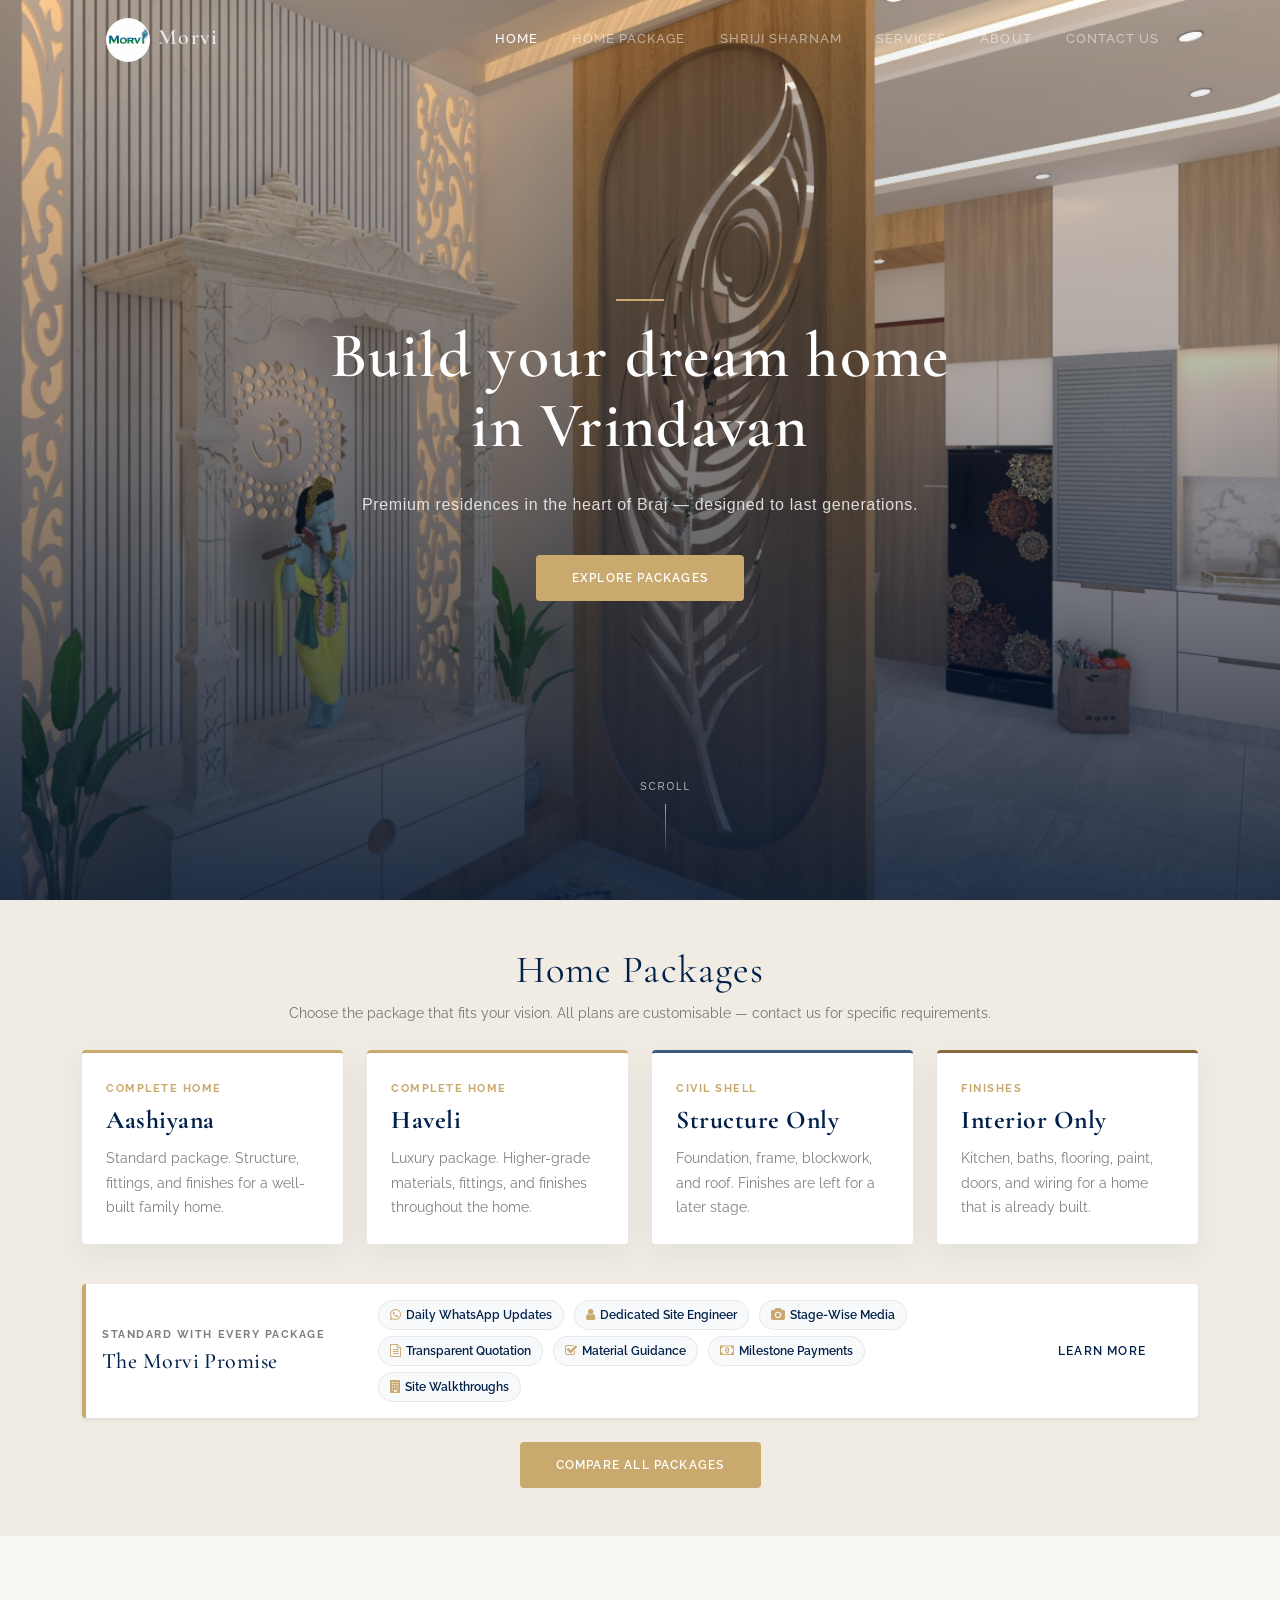
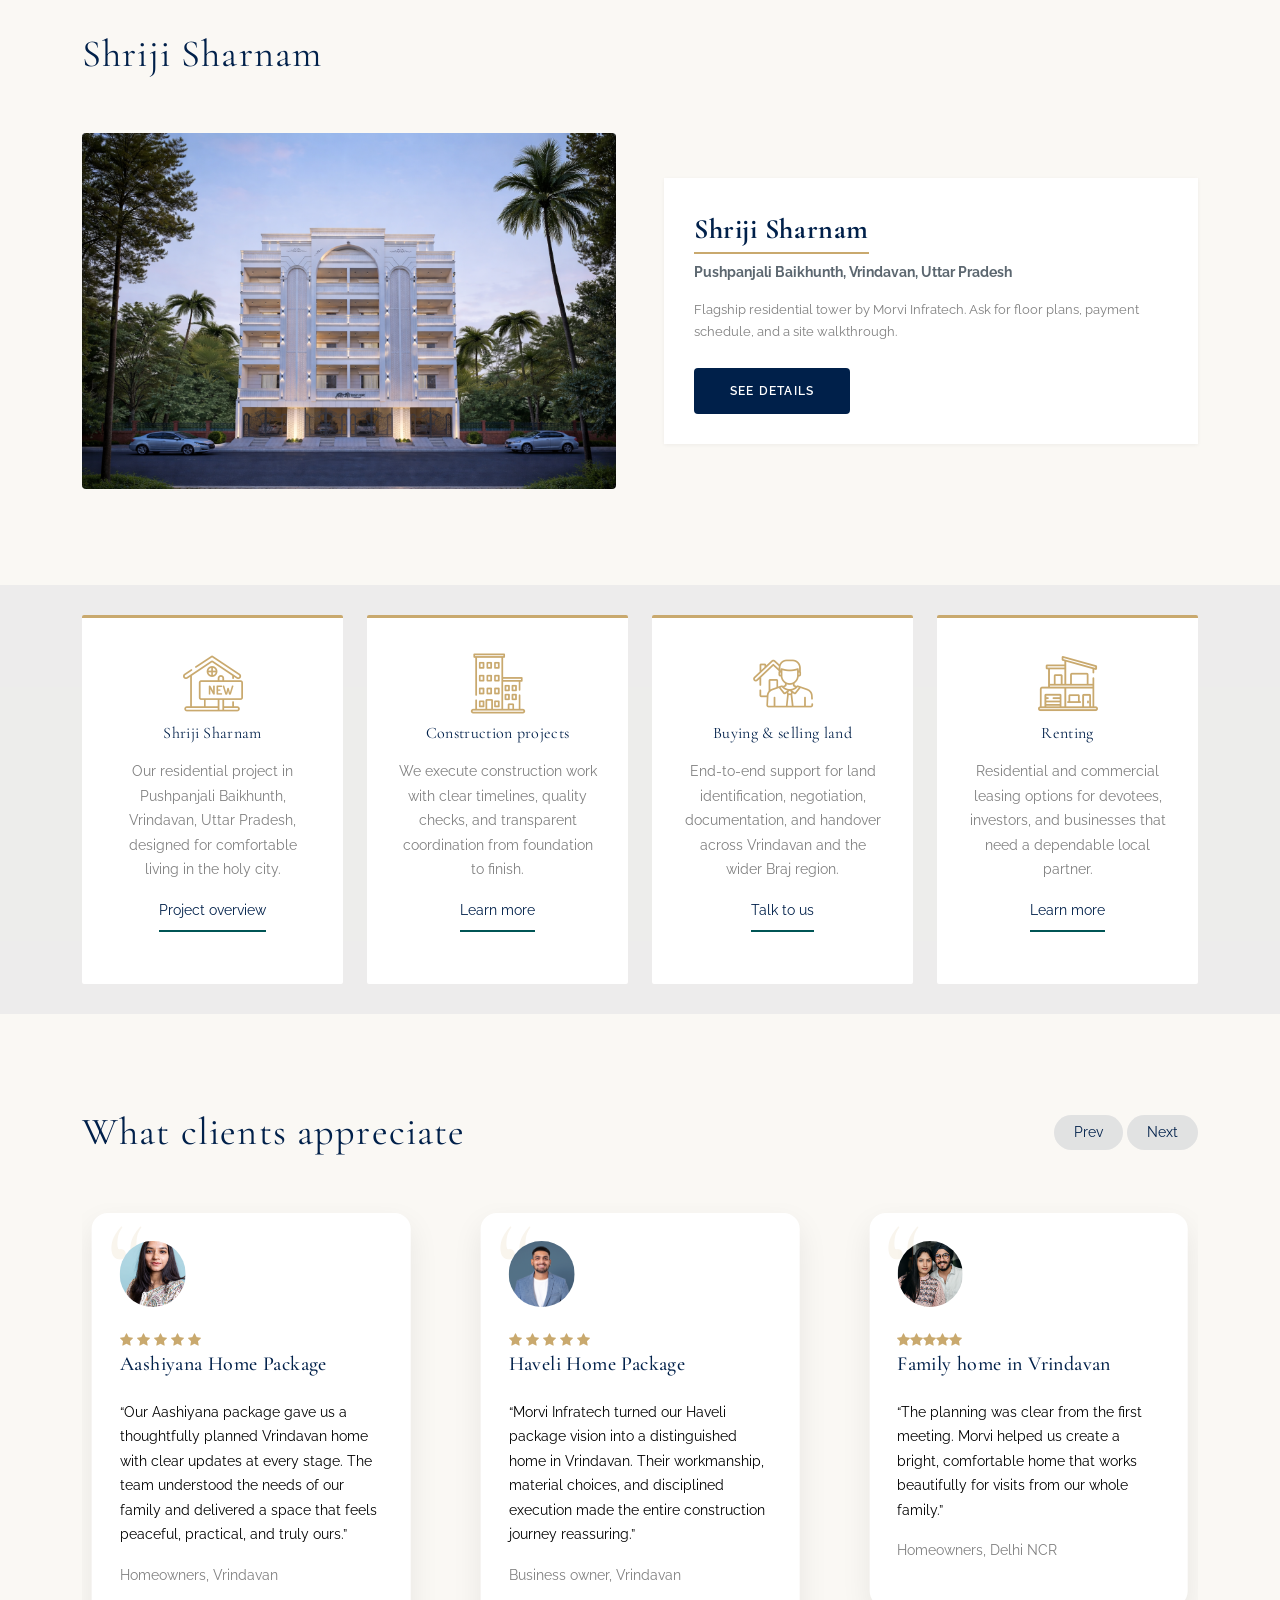
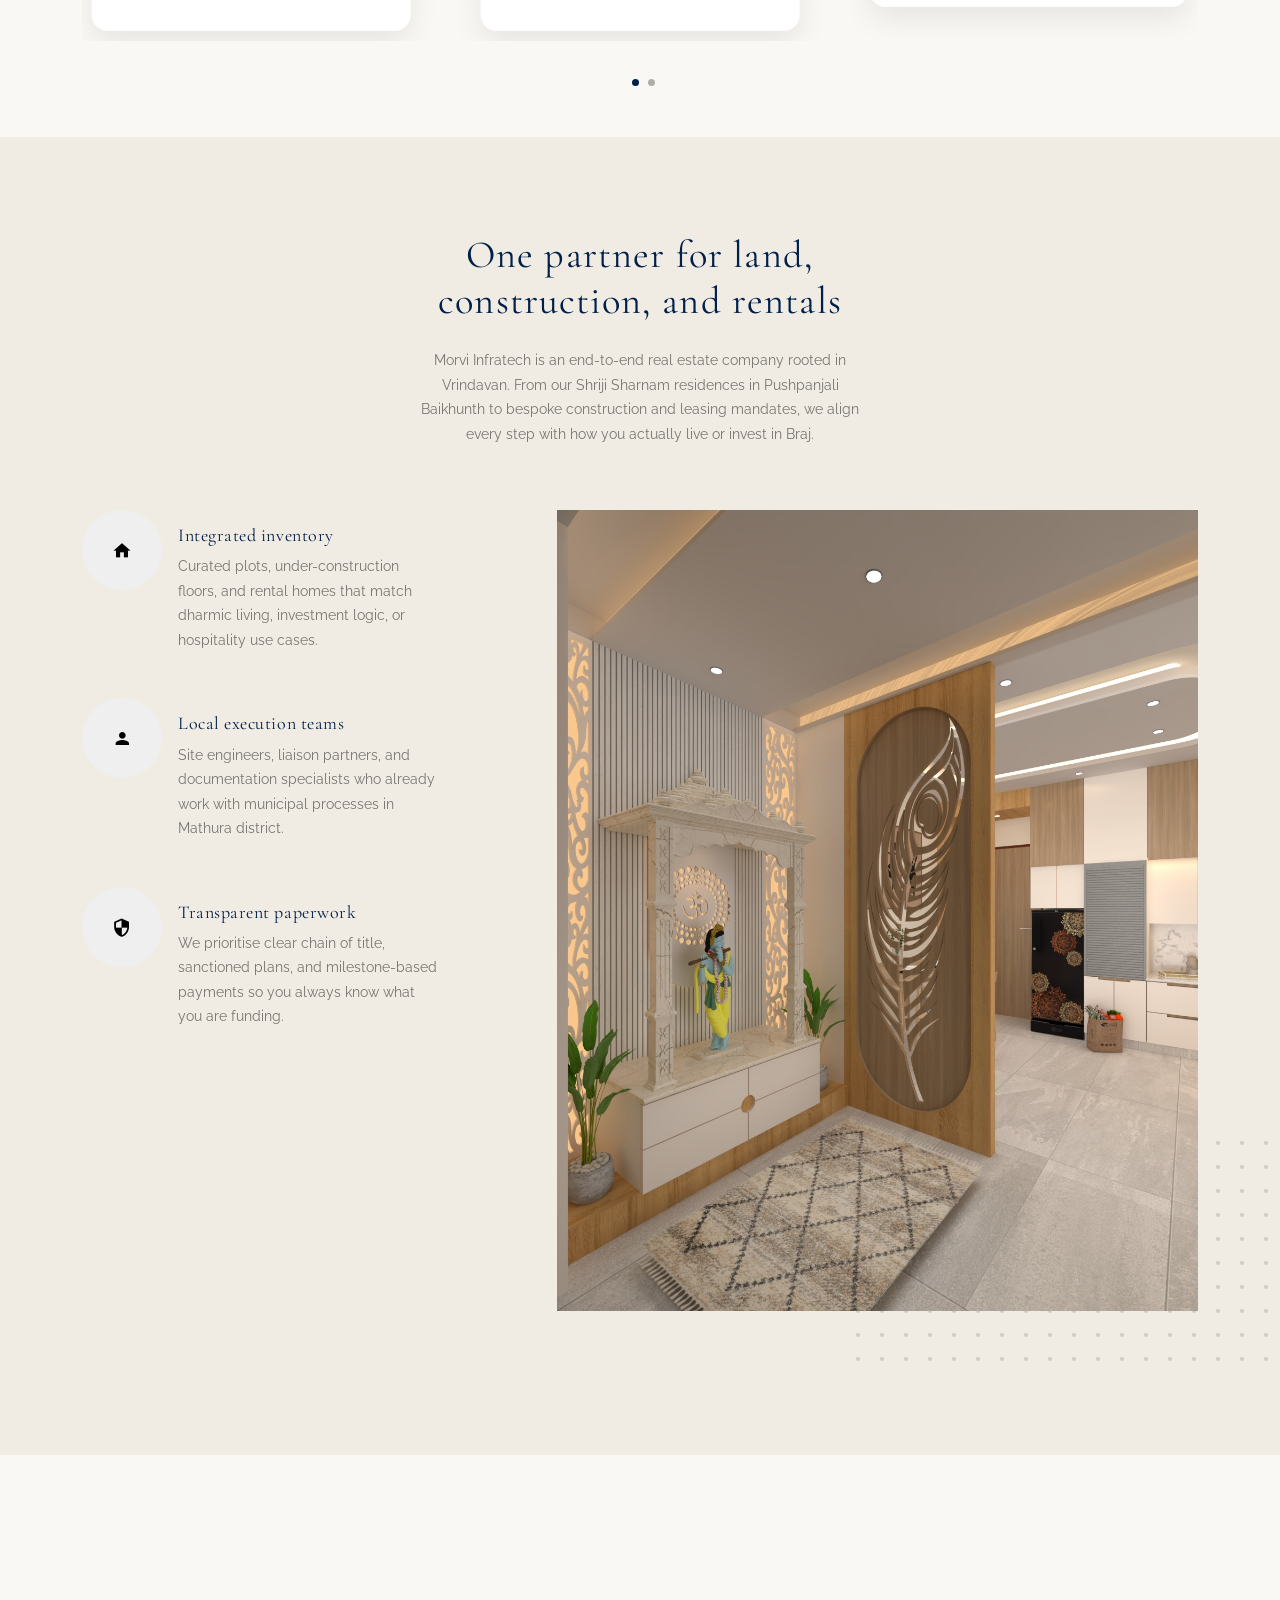
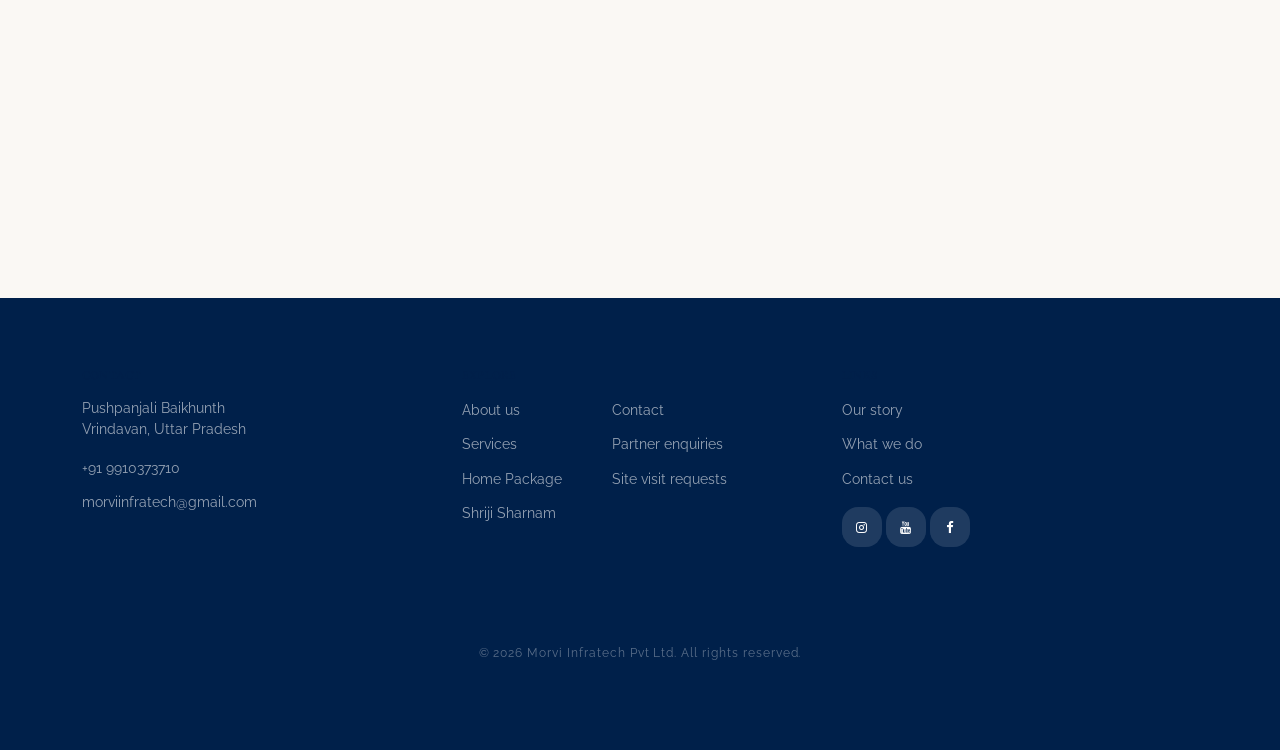
<file: index.html>
<!DOCTYPE html>
<html lang="en">
  <head>
    <meta charset="utf-8" />
    <meta name="viewport" content="width=device-width, initial-scale=1" />
    <meta name="author" content="Untree.co" />
    <link id="site-favicon" rel="icon" type="image/jpeg" href="images/logo_correct.jpeg" />
    <script>
      (() => {
        const logo = new Image();
        logo.src = "images/logo_correct.jpeg";
        logo.onload = () => {
          const canvas = document.createElement("canvas");
          canvas.width = canvas.height = 128;
          const context = canvas.getContext("2d");
          context.beginPath();
          context.arc(64, 64, 62, 0, Math.PI * 2);
          context.clip();
          context.drawImage(logo, 0, 0, 128, 128);
          const icon = document.getElementById("site-favicon");
          icon.href = canvas.toDataURL("image/png");
          icon.type = "image/png";
        };
      })();
    </script>

    <meta
      name="description"
      content="Morvi Infratech is an end-to-end real estate company in Vrindavan, developing Shriji Sharnam at Pushpanjali Baikhunth, with construction, land buy and sell, and rental services."
    />
    <meta
      name="keywords"
      content="Morvi Infratech, Vrindavan real estate, Shriji Sharnam, Pushpanjali Baikhunth, land for sale, construction, rentals"
    />

    <link rel="canonical" href="https://www.morviinfratech.in/" />
    <link rel="preconnect" href="https://fonts.googleapis.com" />
    <link rel="preconnect" href="https://fonts.gstatic.com" crossorigin />
    <link
      href="https://fonts.googleapis.com/css2?family=Cormorant+Garamond:ital,wght@0,300;0,400;0,600;1,400&family=Raleway:wght@300;400;500;600;700&display=swap"
      rel="stylesheet"
    />

    <link rel="stylesheet" href="fonts/icomoon/style.css" />
    <link rel="stylesheet" href="fonts/flaticon/font/flaticon.css" />

    <link rel="stylesheet" href="css/tiny-slider.css" />
    <link rel="stylesheet" href="css/aos.css" />
    <link rel="stylesheet" href="css/style.css" />

    <title>Morvi</title>
  </head>
  <body>
    <div class="site-mobile-menu site-navbar-target">
      <div class="site-mobile-menu-header">
        <div class="site-mobile-menu-close">
          <span class="icofont-close js-menu-toggle"></span>
        </div>
      </div>
      <div class="site-mobile-menu-body"></div>
    </div>

    <nav class="site-nav">
      <div class="container">
        <div class="menu-bg-wrap">
          <div class="site-navigation">
            <a href="/" class="logo m-0 float-start">
              <img src="images/logo_correct.jpeg" alt="Morvi Infratech" style="height:44px;width:44px;border-radius:50%;object-fit:cover;vertical-align:middle;margin-right:8px;" />Morvi
            </a>

            <ul
              class="js-clone-nav d-none d-lg-inline-block text-start site-menu float-end"
            >
              <li class="active"><a href="/">Home</a></li>
              <li><a href="/packages">Home Package</a></li>
              <li><a href="/shriji-sharnam">Shriji Sharnam</a></li>
              <li><a href="/services">Services</a></li>
              <li><a href="/about">About</a></li>
              <li><a href="/contact">Contact Us</a></li>
            </ul>

            <a
              href="#"
              class="burger light me-auto float-end mt-1 site-menu-toggle js-menu-toggle d-inline-block d-lg-none"
              data-toggle="collapse"
              data-target="#main-navbar"
            >
              <span></span>
            </a>
          </div>
        </div>
      </div>
    </nav>

    <div class="hero">
      <div class="hero-slide">
        <div
          class="img overlay"
          style="background-image: url('images/hero_bg_3.jpg')"
        ></div>
        <div
          class="img overlay"
          style="background-image: url('images/hero_bg_2.jpg')"
        ></div>
        <div
          class="img overlay"
          style="background-image: url('images/hero_bg_1.jpg')"
        ></div>
      </div>

      <div class="container">
        <div class="row justify-content-center align-items-center">
          <div class="col-lg-9 text-center">
            <h1 class="heading" data-aos="fade-up">
              Build your dream home<br>in Vrindavan
            </h1>
            <p class="hero-sub" data-aos="fade-up" data-aos-delay="150">
              Premium residences in the heart of Braj — designed to last generations.
            </p>
            <a href="/packages" class="btn btn-gold mt-2" data-aos="fade-up" data-aos-delay="300">
              Explore packages
            </a>
          </div>
        </div>
      </div>
      <div class="scroll-cue" data-aos="fade-up" data-aos-delay="600">
        <span class="scroll-cue__label">Scroll</span>
        <span class="scroll-cue__line"></span>
      </div>
    </div>

    <!-- Home Packages Section -->
    <div class="section bg-light py-5">
      <div class="container">
        <div class="row mb-4">
          <div class="col-lg-8 mx-auto text-center package-intro">
            <h2 class="font-weight-bold text-primary heading">Home Packages</h2>
            <p class="text-black-50 mb-0">
              Choose the package that fits your vision. All plans are customisable —
              contact us for specific requirements.
            </p>
          </div>
        </div>
        <div class="row">
          <div class="col-6 col-lg-3 mb-4" data-aos="fade-up">
            <a href="/packages" class="text-decoration-none">
              <div class="package-card h-100">
                <span class="eyebrow">Complete home</span>
                <h3>Aashiyana</h3>
                <p class="text-black-50 mb-0">
                  Standard package. Structure, fittings, and finishes for a
                  well-built family home.
                </p>
              </div>
            </a>
          </div>
          <div class="col-6 col-lg-3 mb-4" data-aos="fade-up" data-aos-delay="100">
            <a href="/packages" class="text-decoration-none">
              <div class="package-card haveli h-100">
                <span class="eyebrow">Complete home</span>
                <h3>Haveli</h3>
                <p class="text-black-50 mb-0">
                  Luxury package. Higher-grade materials, fittings, and finishes
                  throughout the home.
                </p>
              </div>
            </a>
          </div>
          <div class="col-6 col-lg-3 mb-4" data-aos="fade-up" data-aos-delay="200">
            <a href="/packages" class="text-decoration-none">
              <div class="package-card structure h-100">
                <span class="eyebrow">Civil shell</span>
                <h3>Structure Only</h3>
                <p class="text-black-50 mb-0">
                  Foundation, frame, blockwork, and roof. Finishes are left for a
                  later stage.
                </p>
              </div>
            </a>
          </div>
          <div class="col-6 col-lg-3 mb-4" data-aos="fade-up" data-aos-delay="300">
            <a href="/packages" class="text-decoration-none">
              <div class="package-card interior h-100">
                <span class="eyebrow">Finishes</span>
                <h3>Interior Only</h3>
                <p class="text-black-50 mb-0">
                  Kitchen, baths, flooring, paint, doors, and wiring for a home
                  that is already built.
                </p>
              </div>
            </a>
          </div>
        </div>
        <!-- The Morvi Promise Ribbon -->
        <div class="row mt-3 mb-3" data-aos="fade-up" data-aos-delay="350">
          <div class="col-12">
            <div class="promise-ribbon p-3 p-lg-3 rounded bg-white shadow-sm">
              <div class="row align-items-center">
                <div class="col-lg-3 mb-2 mb-lg-0">
                  <span class="eyebrow d-block mb-1">Standard with every package</span>
                  <h4 class="mb-0 text-primary font-weight-bold" style="font-family: 'Cormorant Garamond', Georgia, serif; font-size: 22px;">The Morvi Promise</h4>
                </div>
                <div class="col-lg-7 mb-2 mb-lg-0">
                  <div class="promise-pills">
                    <span class="promise-pill"><span class="icon-whatsapp"></span> Daily WhatsApp Updates</span>
                    <span class="promise-pill"><span class="icon-user"></span> Dedicated Site Engineer</span>
                    <span class="promise-pill"><span class="icon-camera"></span> Stage-Wise Media</span>
                    <span class="promise-pill"><span class="icon-file-text-o"></span> Transparent Quotation</span>
                    <span class="promise-pill"><span class="icon-check-square-o"></span> Material Guidance</span>
                    <span class="promise-pill"><span class="icon-money"></span> Milestone Payments</span>
                    <span class="promise-pill"><span class="icon-building"></span> Site Walkthroughs</span>
                  </div>
                </div>
                <div class="col-lg-2 text-lg-end">
                  <a href="/packages" class="btn btn-outline-primary btn-sm py-2 px-3">Learn more</a>
                </div>
              </div>
            </div>
          </div>
        </div>
        <div class="row">
          <div class="col text-center mt-2">
            <a href="/packages" class="btn btn-gold py-2 px-4">Compare all packages</a>
          </div>
        </div>
      </div>
    </div>
    <!-- /Home Packages Section -->

    <div class="section">
      <div class="container">
        <div class="row mb-5 align-items-center">
          <div class="col-lg-6">
            <h2 class="font-weight-bold text-primary heading">
              Shriji Sharnam
            </h2>
          </div>
          <div class="col-lg-6 text-lg-end">
            <!--
            <p>
              <a
                href="/shriji-sharnam"
                class="btn btn-primary text-white py-3 px-4"
                >Project details</a
              >
            </p>
            -->
          </div>
        </div>
        <div class="row">
          <div class="col-12">
            <div class="property-item property-item-horizontal mb-0">
              <div class="row align-items-center gx-lg-5">
                <div class="col-lg-6 mb-4 mb-lg-0">
                  <a
                    href="/shriji-sharnam"
                    class="img d-block rounded overflow-hidden"
                  >
                    <img
                      src="images/hero_bg_1.jpg"
                      alt="Shriji Sharnam, Morvi Infratech"
                      class="img-fluid w-100"
                    />
                  </a>
                </div>
                <div class="col-lg-6">
                  <div class="property-content">
                    <div class="price mb-2"><span>Shriji Sharnam</span></div>
                    <div>
                      <!-- <span class="d-block mb-1 text-black fw-semibold"
                        >Shriji Sharnam</span
                      > -->
                      <span class="city d-block mb-3"
                        >Pushpanjali Baikhunth, Vrindavan, Uttar Pradesh</span
                      >

                      <p class="text-black-50 mb-4">
                        Flagship residential tower by Morvi Infratech. Ask for
                        floor plans, payment schedule, and a site walkthrough.
                      </p>

                      <a
                        href="/shriji-sharnam"
                        class="btn btn-primary py-2 px-3"
                        >See details</a
                      >
                    </div>
                  </div>
                </div>
              </div>
            </div>
          </div>
        </div>
      </div>
    </div>

    <section class="features-1">
      <div class="container">
        <div class="row">
          <div class="col-6 col-lg-3" data-aos="fade-up" data-aos-delay="300">
            <div class="box-feature">
              <span class="flaticon-house"></span>
              <h3 class="mb-3">Shriji Sharnam</h3>
              <p>
                Our residential project in Pushpanjali Baikhunth, Vrindavan, Uttar Pradesh,
                designed for comfortable living in the holy city.
              </p>
              <p><a href="/shriji-sharnam" class="learn-more">Project overview</a></p>
            </div>
          </div>
          <div class="col-6 col-lg-3" data-aos="fade-up" data-aos-delay="500">
            <div class="box-feature">
              <span class="flaticon-building"></span>
              <h3 class="mb-3">Construction projects</h3>
              <p>
                We execute construction work with clear timelines, quality
                checks, and transparent coordination from foundation to finish.
              </p>
              <p><a href="/services" class="learn-more">Learn more</a></p>
            </div>
          </div>
          <div class="col-6 col-lg-3" data-aos="fade-up" data-aos-delay="400">
            <div class="box-feature">
              <span class="flaticon-house-3"></span>
              <h3 class="mb-3">Buying &amp; selling land</h3>
              <p>
                End-to-end support for land identification, negotiation,
                documentation, and handover across Vrindavan and the wider Braj
                region.
              </p>
              <p><a href="/contact" class="learn-more">Talk to us</a></p>
            </div>
          </div>
          <div class="col-6 col-lg-3" data-aos="fade-up" data-aos-delay="600">
            <div class="box-feature">
              <span class="flaticon-house-1"></span>
              <h3 class="mb-3">Renting</h3>
              <p>
                Residential and commercial leasing options for devotees,
                investors, and businesses that need a dependable local partner.
              </p>
              <p><a href="/contact" class="learn-more">Learn more</a></p>
            </div>
          </div>
        </div>
      </div>
    </section>

    <div class="section sec-testimonials">
      <div class="container">
        <div class="row mb-5 align-items-center">
          <div class="col-md-6">
            <h2 class="font-weight-bold heading text-primary mb-4 mb-md-0">
              What clients appreciate
            </h2>
          </div>
          <div class="col-md-6 text-md-end">
            <div id="testimonial-nav">
              <span class="prev" data-controls="prev">Prev</span>

              <span class="next" data-controls="next">Next</span>
            </div>
          </div>
        </div>

        <div class="row">
          <div class="col-lg-4"></div>
        </div>
        <div class="testimonial-slider-wrap">
          <div class="testimonial-slider">
            <div class="item">
              <div class="testimonial">
                <img
                  src="images/devotee-family.jpg"
                  alt="Aashiyana package homeowners in Vrindavan"
                  class="img-fluid rounded-circle w-25 mb-4 testimonial-avatar"
                />
                <div class="rate">
                  <span class="icon-star text-warning"></span>
                  <span class="icon-star text-warning"></span>
                  <span class="icon-star text-warning"></span>
                  <span class="icon-star text-warning"></span>
                  <span class="icon-star text-warning"></span>
                </div>
                <h3 class="h5 text-primary mb-4">Aashiyana Home Package</h3>
                <blockquote>
                  <p>
                    &ldquo;Our Aashiyana package gave us a thoughtfully planned
                    Vrindavan home with clear updates at every stage. The team
                    understood the needs of our family and delivered a space
                    that feels peaceful, practical, and truly ours.&rdquo;
                  </p>
                </blockquote>
                <p class="text-black-50">Homeowners, Vrindavan</p>
              </div>
            </div>

            <div class="item">
              <div class="testimonial">
                <img
                  src="images/cheerful-indian-businessman-smiling-closeup-portrait-jobs-career-campaign.jpg"
                  alt="Haveli package homeowner"
                  class="img-fluid rounded-circle w-25 mb-4 testimonial-avatar"
                />
                <div class="rate">
                  <span class="icon-star text-warning"></span>
                  <span class="icon-star text-warning"></span>
                  <span class="icon-star text-warning"></span>
                  <span class="icon-star text-warning"></span>
                  <span class="icon-star text-warning"></span>
                </div>
                <h3 class="h5 text-primary mb-4">Haveli Home Package</h3>
                <blockquote>
                  <p>
                    &ldquo;Morvi Infratech turned our Haveli package vision into a
                    distinguished home in Vrindavan. Their workmanship, material
                    choices, and disciplined execution made the entire
                    construction journey reassuring.&rdquo;
                  </p>
                </blockquote>
                <p class="text-black-50">Business owner, Vrindavan</p>
              </div>
            </div>

            <div class="item"><div class="testimonial">
              <img src="images/testimonial-sikh-couple.jpg" alt="Happy homebuyers" class="img-fluid rounded-circle w-25 mb-4 testimonial-avatar" />
              <div class="rate"><span class="icon-star text-warning"></span><span class="icon-star text-warning"></span><span class="icon-star text-warning"></span><span class="icon-star text-warning"></span><span class="icon-star text-warning"></span></div>
              <h3 class="h5 text-primary mb-4">Family home in Vrindavan</h3>
              <blockquote><p>&ldquo;The planning was clear from the first meeting. Morvi helped us create a bright, comfortable home that works beautifully for visits from our whole family.&rdquo;</p></blockquote>
              <p class="text-black-50">Homeowners, Delhi NCR</p>
            </div></div>

            <div class="item"><div class="testimonial">
              <img src="images/testimonial-south-asian-couple.jpg" alt="Happy homeowners" class="img-fluid rounded-circle w-25 mb-4 testimonial-avatar" />
              <div class="rate"><span class="icon-star text-warning"></span><span class="icon-star text-warning"></span><span class="icon-star text-warning"></span><span class="icon-star text-warning"></span><span class="icon-star text-warning"></span></div>
              <h3 class="h5 text-primary mb-4">A home built with care</h3>
              <blockquote><p>&ldquo;The team balanced our design preferences with practical construction advice. Weekly updates made building our Vrindavan home feel simple and transparent.&rdquo;</p></blockquote>
              <p class="text-black-50">Homeowners, Mathura</p>
            </div></div>

            <div class="item"><div class="testimonial">
              <img src="images/testimonial-indian-couple.jpg" alt="Indian couple who are homeowners" class="img-fluid rounded-circle w-25 mb-4 testimonial-avatar" />
              <div class="rate"><span class="icon-star text-warning"></span><span class="icon-star text-warning"></span><span class="icon-star text-warning"></span><span class="icon-star text-warning"></span><span class="icon-star text-warning"></span></div>
              <h3 class="h5 text-primary mb-4">Thoughtful construction support</h3>
              <blockquote><p>&ldquo;Every choice—from the layout to the finishes—was explained clearly. We appreciated the quality checks and the respectful way the site team worked.&rdquo;</p></blockquote>
              <p class="text-black-50">Homeowners, Agra</p>
            </div></div>

            <div class="item"><div class="testimonial">
              <img src="images/testimonial-traditional-couple.jpg" alt="Indian couple celebrating their new home" class="img-fluid rounded-circle w-25 mb-4 testimonial-avatar" />
              <div class="rate"><span class="icon-star text-warning"></span><span class="icon-star text-warning"></span><span class="icon-star text-warning"></span><span class="icon-star text-warning"></span><span class="icon-star text-warning"></span></div>
              <h3 class="h5 text-primary mb-4">A space that feels like home</h3>
              <blockquote><p>&ldquo;Morvi translated our ideas into a warm, elegant home in Vrindavan. The final handover was organised, on time, and exceeded our expectations.&rdquo;</p></blockquote>
              <p class="text-black-50">Homeowners, Uttar Pradesh</p>
            </div></div>

          </div>
        </div>
      </div>
    </div>

    <div class="section section-4 bg-light">
      <div class="container">
        <div class="row justify-content-center text-center mb-5">
          <div class="col-lg-5">
            <h2 class="font-weight-bold heading text-primary mb-4">
              One partner for land, construction, and rentals
            </h2>
            <p class="text-black-50">
              Morvi Infratech is an end-to-end real estate company rooted in
              Vrindavan. From our Shriji Sharnam residences in Pushpanjali
              Baikhunth to bespoke construction and leasing mandates, we align
              every step with how you actually live or invest in Braj.
            </p>
          </div>
        </div>
        <div class="row justify-content-between mb-5">
          <div class="col-lg-7 mb-5 mb-lg-0 order-lg-2">
            <div class="img-about dots">
              <img src="images/hero_bg_3.jpg" alt="Image" class="img-fluid" />
            </div>
          </div>
          <div class="col-lg-4">
            <div class="d-flex feature-h">
              <span class="wrap-icon me-3">
                <span class="icon-home2"></span>
              </span>
              <div class="feature-text">
                <h3 class="heading">Integrated inventory</h3>
                <p class="text-black-50">
                  Curated plots, under-construction floors, and rental homes that
                  match dharmic living, investment logic, or hospitality use
                  cases.
                </p>
              </div>
            </div>

            <div class="d-flex feature-h">
              <span class="wrap-icon me-3">
                <span class="icon-person"></span>
              </span>
              <div class="feature-text">
                <h3 class="heading">Local execution teams</h3>
                <p class="text-black-50">
                  Site engineers, liaison partners, and documentation specialists
                  who already work with municipal processes in Mathura district.
                </p>
              </div>
            </div>

            <div class="d-flex feature-h">
              <span class="wrap-icon me-3">
                <span class="icon-security"></span>
              </span>
              <div class="feature-text">
                <h3 class="heading">Transparent paperwork</h3>
                <p class="text-black-50">
                  We prioritise clear chain of title, sanctioned plans, and
                  milestone-based payments so you always know what you are
                  funding.
                </p>
              </div>
            </div>
          </div>
        </div>
        <!-- <div class="row section-counter mt-5">
          <div
            class="col-6 col-sm-6 col-md-6 col-lg-3"
            data-aos="fade-up"
            data-aos-delay="300"
          >
            <div class="counter-wrap mb-5 mb-lg-0">
              <span class="number"
                ><span class="countup text-primary">1</span></span
              >
              <span class="caption text-black-50"
                >Flagship tower: Shriji Sharnam</span
              >
            </div>
          </div>
          <div
            class="col-6 col-sm-6 col-md-6 col-lg-3"
            data-aos="fade-up"
            data-aos-delay="400"
          >
            <div class="counter-wrap mb-5 mb-lg-0">
              <span class="number"
                ><span class="countup text-primary">4</span></span
              >
              <span class="caption text-black-50"
                >Integrated service lines</span
              >
            </div>
          </div>
          <div
            class="col-6 col-sm-6 col-md-6 col-lg-3"
            data-aos="fade-up"
            data-aos-delay="500"
          >
            <div class="counter-wrap mb-5 mb-lg-0">
              <span class="number"
                ><span class="countup text-primary">1</span></span
              >
              <span class="caption text-black-50"
                >Home city focus: Vrindavan</span
              >
            </div>
          </div>
          <div
            class="col-6 col-sm-6 col-md-6 col-lg-3"
            data-aos="fade-up"
            data-aos-delay="600"
          >
            <div class="counter-wrap mb-5 mb-lg-0">
              <span class="number"
                ><span class="countup text-primary">100</span></span
              >
              <span class="caption text-black-50"
                >Percent commitment to clarity</span
              >
            </div>
          </div>
        </div> -->
      </div>
    </div>

    <div class="section">
      <div class="row justify-content-center footer-cta" data-aos="fade-up">
        <div class="col-lg-7 mx-auto text-center">
          <h2 class="mb-4">Partner with <br> Morvi Infratech Pvt Ltd</h2>
          <p class="text-black-50 mb-4">
            Channel partners, architects, and brokers with verified Braj
            experience are welcome to collaborate on Shriji Sharnam deliveries,
            land mandates, and managed rentals.
          </p>
          <p>
            <a
              href="/contact"
              class="btn btn-primary text-white py-3 px-4"
              >Start a conversation</a
            >
          </p>
        </div>
        <!-- /.col-lg-7 -->
      </div>
      <!-- /.row -->
    </div>

    <!-- <div class="section section-5 bg-light">
      <div class="container">
        <div class="row justify-content-center text-center mb-5">
          <div class="col-lg-6 mb-5">
            <h2 class="font-weight-bold heading text-primary mb-4">
              Meet the specialists
            </h2>
            <p class="text-black-50">
              Dedicated desks for land, construction, leasing, and project
              marketing ensure you always reach someone who understands the
              nuances of doing business in Vrindavan.
            </p>
          </div>
        </div>
        <div class="row">
          <div class="col-sm-6 col-md-6 col-lg-4 mb-5 mb-lg-0">
            <div class="h-100 person">
              <img
                src="images/morvi_zoomed_in.jpg"
                alt="Shriji Sharnam exterior"
                class="img-fluid"
              />

              <div class="person-contents">
                <h2 class="mb-0"><a href="/contact">Land advisory desk</a></h2>
                <span class="meta d-block mb-3">Acquisition &amp; divestment</span>
                <p>
                  Maps out zoning realities, negotiates with landowners, and
                  lines up registry-ready documentation for agricultural,
                  residential, or institutional parcels.
                </p>

                <ul class="social list-unstyled list-inline dark-hover">
                  <li class="list-inline-item">
                    <a href="https://www.youtube.com/@Morviinfratech" target="_blank" rel="noopener noreferrer" aria-label="Morvi Infratech on YouTube"><span class="icon-youtube"></span></a>
                  </li>
                  <li class="list-inline-item">
                    <a href="https://www.facebook.com/profile.php?id=61583554314977" target="_blank" rel="noopener noreferrer" aria-label="Morvi Infratech on Facebook"><span class="icon-facebook"></span></a>
                  </li>
                  <li class="list-inline-item">
                    <a href="https://www.instagram.com/morvi.infratech/" target="_blank" rel="noopener noreferrer" aria-label="Morvi Infratech on Instagram"><span class="icon-instagram"></span></a>
                  </li>
                </ul>
              </div>
            </div>
          </div>
          <div class="col-sm-6 col-md-6 col-lg-4 mb-5 mb-lg-0">
            <div class="h-100 person">
              <img
                src="images/elevation.jpeg"
                alt="Morvi Infratech construction elevation"
                class="img-fluid"
              />

              <div class="person-contents">
                <h2 class="mb-0"><a href="/contact">Construction studio</a></h2>
                <span class="meta d-block mb-3">Projects &amp; Shriji Sharnam</span>
                <p>
                  Coordinates structural vendors, finishing schedules, and
                  quality audits so tower deliveries and independent homes stay
                  on track.
                </p>

                <ul class="social list-unstyled list-inline dark-hover">
                  <li class="list-inline-item">
                    <a href="https://www.youtube.com/@Morviinfratech" target="_blank" rel="noopener noreferrer" aria-label="Morvi Infratech on YouTube"><span class="icon-youtube"></span></a>
                  </li>
                  <li class="list-inline-item">
                    <a href="https://www.facebook.com/profile.php?id=61583554314977" target="_blank" rel="noopener noreferrer" aria-label="Morvi Infratech on Facebook"><span class="icon-facebook"></span></a>
                  </li>
                  <li class="list-inline-item">
                    <a href="https://www.instagram.com/morvi.infratech/" target="_blank" rel="noopener noreferrer" aria-label="Morvi Infratech on Instagram"><span class="icon-instagram"></span></a>
                  </li>
                </ul>
              </div>
            </div>
          </div>
          <div class="col-sm-6 col-md-6 col-lg-4 mb-5 mb-lg-0">
            <div class="h-100 person">
              <img
                src="images/temple1.jpeg"
                alt="Vrindavan landmark"
                class="img-fluid"
              />

              <div class="person-contents">
                <h2 class="mb-0"><a href="/contact">Leasing lounge</a></h2>
                <span class="meta d-block mb-3">Rentals &amp; asset care</span>
                <p>
                  Screens tenants, drafts fair-use agreements, and supports
                  move-in logistics for devotees, ashrams, and boutique
                  hospitality operators.
                </p>

                <ul class="social list-unstyled list-inline dark-hover">
                  <li class="list-inline-item">
                    <a href="https://www.youtube.com/@Morviinfratech" target="_blank" rel="noopener noreferrer" aria-label="Morvi Infratech on YouTube"><span class="icon-youtube"></span></a>
                  </li>
                  <li class="list-inline-item">
                    <a href="https://www.facebook.com/profile.php?id=61583554314977" target="_blank" rel="noopener noreferrer" aria-label="Morvi Infratech on Facebook"><span class="icon-facebook"></span></a>
                  </li>
                  <li class="list-inline-item">
                    <a href="https://www.instagram.com/morvi.infratech/" target="_blank" rel="noopener noreferrer" aria-label="Morvi Infratech on Instagram"><span class="icon-instagram"></span></a>
                  </li>
                </ul>
              </div>
            </div>
          </div>
        </div>
      </div>
    </div> -->

    <div class="site-footer">
      <div class="container">
        <div class="row">
          <div class="col-lg-4">
            <div class="widget">
              <h3>Contact</h3>
              <address>Pushpanjali Baikhunth<br />Vrindavan, Uttar Pradesh</address>
              <ul class="list-unstyled links">
                <li><a href="tel:+919910373710">+91 9910373710</a></li>
                <li>
                  <a href="mailto:morviinfratech@gmail.com">morviinfratech@gmail.com</a>
                </li>
              </ul>
            </div>
            <!-- /.widget -->
          </div>
          <!-- /.col-lg-4 -->
          <div class="col-lg-4">
            <div class="widget">
              <h3>Explore</h3>
              <ul class="list-unstyled float-start links">
                <li><a href="/about">About us</a></li>
                <li><a href="/services">Services</a></li>
                <li><a href="/packages">Home Package</a></li>
                <li><a href="/shriji-sharnam">Shriji Sharnam</a></li>
              </ul>
              <ul class="list-unstyled float-start links">
                <li><a href="/contact">Contact</a></li>
                <li><a href="/contact">Partner enquiries</a></li>
                <li><a href="/contact">Site visit requests</a></li>
              </ul>
            </div>
            <!-- /.widget -->
          </div>
          <!-- /.col-lg-4 -->
          <div class="col-lg-4">
            <div class="widget">
              <h3>Links</h3>
              <ul class="list-unstyled links">
                <li><a href="/about">Our story</a></li>
                <li><a href="/services">What we do</a></li>
                <li><a href="/contact">Contact us</a></li>
              </ul>

              <ul class="list-unstyled social">
                <li>
                  <a href="https://www.instagram.com/morvi.infratech/" target="_blank" rel="noopener noreferrer" aria-label="Morvi Infratech on Instagram"><span class="icon-instagram"></span></a>
                </li>
                <li>
                  <a href="https://www.youtube.com/@Morviinfratech" target="_blank" rel="noopener noreferrer" aria-label="Morvi Infratech on YouTube"><span class="icon-youtube"></span></a>
                </li>
                <li>
                  <a href="https://www.facebook.com/profile.php?id=61583554314977" target="_blank" rel="noopener noreferrer" aria-label="Morvi Infratech on Facebook"><span class="icon-facebook"></span></a>
                </li>
              </ul>
            </div>
            <!-- /.widget -->
          </div>
          <!-- /.col-lg-4 -->
        </div>
        <!-- /.row -->
        <div class="row mt-5">
          <div class="col-12 text-center">
            <p style="color:rgba(255,255,255,0.35);font-size:12px;letter-spacing:0.08em;">
              &copy; <script>document.write(new Date().getFullYear())</script> Morvi Infratech Pvt Ltd. All rights reserved.
            </p>
          </div>
        </div>
      </div>
      <!-- /.container -->
    </div>
    <!-- /.site-footer -->

    <!-- Preloader -->
    <div id="overlayer"></div>
    <div class="loader">
      <div class="spinner-border" role="status">
        <span class="visually-hidden">Loading...</span>
      </div>
    </div>

    <script src="js/bootstrap.bundle.min.js"></script>
    <script src="js/tiny-slider.js"></script>
    <script src="js/aos.js"></script>
    <script src="js/navbar.js"></script>
    <script src="js/counter.js"></script>
    <script src="js/custom.js"></script>
  </body>
</html>
</file>
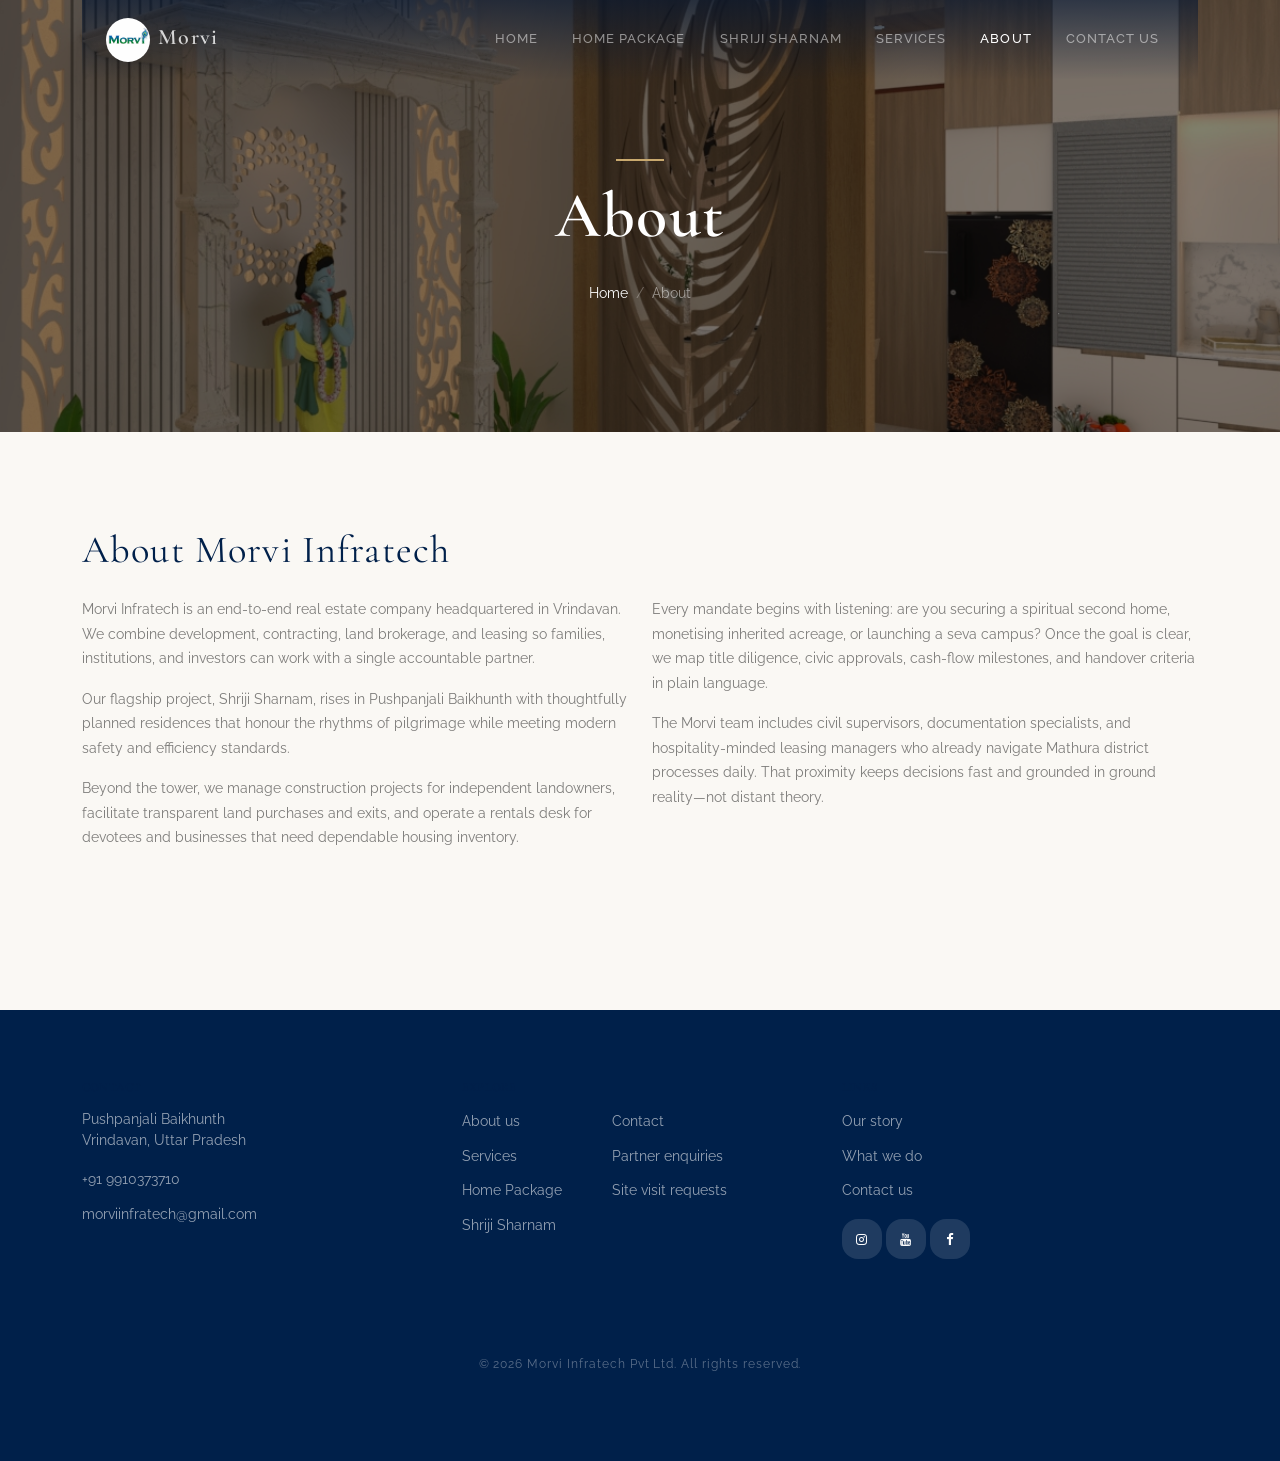
<file: about.html>
<!DOCTYPE html>
<html lang="en">
  <head>
    <meta charset="utf-8" />
    <meta name="viewport" content="width=device-width, initial-scale=1" />
    <meta name="author" content="Untree.co" />
    <link id="site-favicon" rel="icon" type="image/jpeg" href="images/logo_correct.jpeg" />
    <script>
      (() => {
        const logo = new Image(); logo.src = "images/logo_correct.jpeg";
        logo.onload = () => { const canvas = document.createElement("canvas"); canvas.width = canvas.height = 128; const context = canvas.getContext("2d"); context.beginPath(); context.arc(64, 64, 62, 0, Math.PI * 2); context.clip(); context.drawImage(logo, 0, 0, 128, 128); const icon = document.getElementById("site-favicon"); icon.href = canvas.toDataURL("image/png"); icon.type = "image/png"; };
      })();
    </script>

    <meta
      name="description"
      content="Learn about Morvi Infratech, an end-to-end real estate company in Vrindavan building Shriji Sharnam and offering construction, land, and rental services."
    />
    <meta
      name="keywords"
      content="Morvi Infratech, about, Vrindavan, Shriji Sharnam, real estate company"
    />

    <link rel="canonical" href="https://www.morviinfratech.in/about" />
    <link rel="preconnect" href="https://fonts.googleapis.com" />
    <link rel="preconnect" href="https://fonts.gstatic.com" crossorigin />
    <link
      href="https://fonts.googleapis.com/css2?family=Cormorant+Garamond:ital,wght@0,300;0,400;0,600;1,400&family=Raleway:wght@300;400;500;600;700&display=swap"
      rel="stylesheet"
    />

    <link rel="stylesheet" href="fonts/icomoon/style.css" />
    <link rel="stylesheet" href="fonts/flaticon/font/flaticon.css" />

    <link rel="stylesheet" href="css/tiny-slider.css" />
    <link rel="stylesheet" href="css/aos.css" />
    <link rel="stylesheet" href="css/style.css" />

    <title>About | Morvi Infratech</title>
  </head>
  <body>
    <div class="site-mobile-menu site-navbar-target">
      <div class="site-mobile-menu-header">
        <div class="site-mobile-menu-close">
          <span class="icofont-close js-menu-toggle"></span>
        </div>
      </div>
      <div class="site-mobile-menu-body"></div>
    </div>

    <nav class="site-nav">
      <div class="container">
        <div class="menu-bg-wrap">
          <div class="site-navigation">
            <a href="/" class="logo m-0 float-start">
              <img src="images/logo_correct.jpeg" alt="Morvi Infratech" style="height:44px;width:44px;border-radius:50%;object-fit:cover;vertical-align:middle;margin-right:8px;" />Morvi
            </a>

            <ul
              class="js-clone-nav d-none d-lg-inline-block text-start site-menu float-end"
            >
              <li><a href="/">Home</a></li>
              <li><a href="/packages">Home Package</a></li>
              <li><a href="/shriji-sharnam">Shriji Sharnam</a></li>
              <li><a href="/services">Services</a></li>
              <li class="active"><a href="/about">About</a></li>
              <li><a href="/contact">Contact Us</a></li>
            </ul>

            <a
              href="#"
              class="burger light me-auto float-end mt-1 site-menu-toggle js-menu-toggle d-inline-block d-lg-none"
              data-toggle="collapse"
              data-target="#main-navbar"
            >
              <span></span>
            </a>
          </div>
        </div>
      </div>
    </nav>

    <div
      class="hero page-inner overlay"
      style="background-image: url('images/hero_bg_3.jpg')"
    >
      <div class="container">
        <div class="row justify-content-center align-items-center">
          <div class="col-lg-9 text-center mt-5">
            <h1 class="heading" data-aos="fade-up">About</h1>

            <nav
              aria-label="breadcrumb"
              data-aos="fade-up"
              data-aos-delay="200"
            >
              <ol class="breadcrumb text-center justify-content-center">
                <li class="breadcrumb-item"><a href="/">Home</a></li>
                <li
                  class="breadcrumb-item active text-white-50"
                  aria-current="page"
                >
                  About
                </li>
              </ol>
            </nav>
          </div>
        </div>
      </div>
    </div>

    <div class="section">
      <div class="container">
        <div class="row text-left mb-5">
          <div class="col-12">
            <h2 class="font-weight-bold heading text-primary mb-4">About Morvi Infratech</h2>
          </div>
          <div class="col-lg-6">
            <p class="text-black-50">
              Morvi Infratech is an end-to-end real estate company headquartered
              in Vrindavan. We combine development, contracting, land brokerage,
              and leasing so families, institutions, and investors can work with a
              single accountable partner.
            </p>
            <p class="text-black-50">
              Our flagship project, Shriji Sharnam, rises in Pushpanjali
              Baikhunth with thoughtfully planned residences that honour the
              rhythms of pilgrimage while meeting modern safety and efficiency
              standards.
            </p>
            <p class="text-black-50">
              Beyond the tower, we manage construction projects for independent
              landowners, facilitate transparent land purchases and exits, and
              operate a rentals desk for devotees and businesses that need
              dependable housing inventory.
            </p>
          </div>
          <div class="col-lg-6">
            <p class="text-black-50">
              Every mandate begins with listening: are you securing a spiritual
              second home, monetising inherited acreage, or launching a seva
              campus? Once the goal is clear, we map title diligence, civic
              approvals, cash-flow milestones, and handover criteria in plain
              language.
            </p>
            <p class="text-black-50">
              The Morvi team includes civil supervisors, documentation
              specialists, and hospitality-minded leasing managers who already
              navigate Mathura district processes daily. That proximity keeps
              decisions fast and grounded in ground reality—not distant theory.
            </p>
          </div>
        </div>
      </div>
    </div>

    <!-- <div class="section pt-0">
      <div class="container">
        <div class="row justify-content-between mb-5">
          <div class="col-lg-7 mb-5 mb-lg-0 order-lg-2">
            <div class="img-about dots">
              <img src="images/hero_bg_3.jpg" alt="Image" class="img-fluid" />
            </div>
          </div>
          <div class="col-lg-4">
            <div class="d-flex feature-h">
              <span class="wrap-icon me-3">
                <span class="icon-home2"></span>
              </span>
              <div class="feature-text">
                <h3 class="heading">Shriji Sharnam</h3>
                <p class="text-black-50">
                  Premium residences in Pushpanjali Baikhunth with efficient
                  floor plans, daylight-filled interiors, and devotional
                  proximity.
                </p>
              </div>
            </div>

            <div class="d-flex feature-h">
              <span class="wrap-icon me-3">
                <span class="icon-person"></span>
              </span>
              <div class="feature-text">
                <h3 class="heading">Construction delivery</h3>
                <p class="text-black-50">
                  Civil, MEP, and finishing crews coordinated with Gantt-style
                  reporting so independent homes and tower shells stay on
                  schedule.
                </p>
              </div>
            </div>

            <div class="d-flex feature-h">
              <span class="wrap-icon me-3">
                <span class="icon-security"></span>
              </span>
              <div class="feature-text">
                <h3 class="heading">Land transactions</h3>
                <p class="text-black-50">
                  Title reviews, seller discovery, registry appointments, and
                  post-sale mutation support for agricultural and plotted land.
                </p>
              </div>
            </div>
          </div>
        </div>
      </div>
    </div>

    <div class="section pt-0">
      <div class="container">
        <div class="row justify-content-between mb-5">
          <div class="col-lg-7 mb-5 mb-lg-0">
            <div class="img-about dots">
              <img src="images/hero_bg_2.jpg" alt="Image" class="img-fluid" />
            </div>
          </div>
          <div class="col-lg-4">
            <div class="d-flex feature-h">
              <span class="wrap-icon me-3">
                <span class="icon-home2"></span>
              </span>
              <div class="feature-text">
                <h3 class="heading">Rentals &amp; care</h3>
                <p class="text-black-50">
                  Furnished and bare-shell leasing for devotees, ashrams, and
                  boutique stays with move-in coordination and renewals handled
                  locally.
                </p>
              </div>
            </div>

            <div class="d-flex feature-h">
              <span class="wrap-icon me-3">
                <span class="icon-person"></span>
              </span>
              <div class="feature-text">
                <h3 class="heading">Documentation desk</h3>
                <p class="text-black-50">
                  Sale deeds, development agreements, builder buyer agreements,
                  and bank liaison packaged for NRIs and domestic investors
                  alike.
                </p>
              </div>
            </div>

            <div class="d-flex feature-h">
              <span class="wrap-icon me-3">
                <span class="icon-security"></span>
              </span>
              <div class="feature-text">
                <h3 class="heading">Civic fluency</h3>
                <p class="text-black-50">
                  Everyday interface with local bodies, utilities, and
                  community stakeholders so approvals do not stall your
                  sankalp.
                </p>
              </div>
            </div>
          </div>
        </div>
      </div>
    </div>
    <div class="section">
      <div class="container">
        <div class="row">
          <div class="col-md-4" data-aos="fade-up" data-aos-delay="0">
            <img src="images/img_1.jpg" alt="Image" class="img-fluid" />
          </div>
          <div class="col-md-4 mt-lg-5" data-aos="fade-up" data-aos-delay="100">
            <img src="images/img_3.jpg" alt="Image" class="img-fluid" />
          </div>
          <div class="col-md-4" data-aos="fade-up" data-aos-delay="200">
            <img src="images/img_2.jpg" alt="Image" class="img-fluid" />
          </div>
        </div>
        <div class="row section-counter mt-5">
          <div
            class="col-6 col-sm-6 col-md-6 col-lg-3"
            data-aos="fade-up"
            data-aos-delay="300"
          >
            <div class="counter-wrap mb-5 mb-lg-0">
              <span class="number"
                ><span class="countup text-primary">1</span></span
              >
              <span class="caption text-black-50"
                >Flagship: Shriji Sharnam</span
              >
            </div>
          </div>
          <div
            class="col-6 col-sm-6 col-md-6 col-lg-3"
            data-aos="fade-up"
            data-aos-delay="400"
          >
            <div class="counter-wrap mb-5 mb-lg-0">
              <span class="number"
                ><span class="countup text-primary">4</span></span
              >
              <span class="caption text-black-50">Service verticals</span>
            </div>
          </div>
          <div
            class="col-6 col-sm-6 col-md-6 col-lg-3"
            data-aos="fade-up"
            data-aos-delay="500"
          >
            <div class="counter-wrap mb-5 mb-lg-0">
              <span class="number"
                ><span class="countup text-primary">1</span></span
              >
              <span class="caption text-black-50">City anchor: Vrindavan</span>
            </div>
          </div>
          <div
            class="col-6 col-sm-6 col-md-6 col-lg-3"
            data-aos="fade-up"
            data-aos-delay="600"
          >
            <div class="counter-wrap mb-5 mb-lg-0">
              <span class="number"
                ><span class="countup text-primary">100</span></span
              >
              <span class="caption text-black-50">Commitment to clarity</span>
            </div>
          </div>
        </div>
      </div>
    </div> -->

    <!-- <div class="section sec-testimonials bg-light">
      <div class="container">
        <div class="row mb-5 align-items-center">
          <div class="col-md-6">
            <h2 class="font-weight-bold heading text-primary mb-4 mb-md-0">
              Leadership voices
            </h2>
          </div>
          <div class="col-md-6 text-md-end">
            <div id="testimonial-nav">
              <span class="prev" data-controls="prev">Prev</span>

              <span class="next" data-controls="next">Next</span>
            </div>
          </div>
        </div>

        <div class="row">
          <div class="col-lg-4"></div>
        </div>
        <div class="testimonial-slider-wrap">
          <div class="testimonial-slider">
            <div class="item">
              <div class="testimonial">
                <img
                  src="images/person_1-min.jpg"
                  alt="Image"
                  class="img-fluid rounded-circle w-25 mb-4"
                />
                <h3 class="h5 text-primary">Development council</h3>
                <p class="text-black-50">Shriji Sharnam oversight</p>

                <p>
                  Sets design standards, vendor benchmarks, and customer
                  experience metrics for the Pushpanjali Baikhunth tower so every
                  handover feels prayerful yet precise.
                </p>

                <ul class="social list-unstyled list-inline dark-hover">
                  <li class="list-inline-item">
                    <a href="#"><span class="icon-facebook"></span></a>
                  </li>
                  <li class="list-inline-item">
                    <a href="#"><span class="icon-instagram"></span></a>
                  </li>
                </ul>
              </div>
            </div>

            <div class="item">
              <div class="testimonial">
                <img
                  src="images/person_2-min.jpg"
                  alt="Image"
                  class="img-fluid rounded-circle w-25 mb-4"
                />
                <h3 class="h5 text-primary">Land intelligence</h3>
                <p class="text-black-50">Acquisition strategy</p>

                <p>
                  Maintains live comparables for Braj micro-markets, advises on
                  conversion pathways, and keeps buyers clear-eyed about civic
                  obligations before they sign.
                </p>

                <ul class="social list-unstyled list-inline dark-hover">
                  <li class="list-inline-item">
                    <a href="#"><span class="icon-facebook"></span></a>
                  </li>
                  <li class="list-inline-item">
                    <a href="#"><span class="icon-instagram"></span></a>
                  </li>
                </ul>
              </div>
            </div>

            <div class="item">
              <div class="testimonial">
                <img
                  src="images/person_3-min.jpg"
                  alt="Image"
                  class="img-fluid rounded-circle w-25 mb-4"
                />
                <h3 class="h5 text-primary">Construction office</h3>
                <p class="text-black-50">Delivery leadership</p>

                <p>
                  Converts architectural intent into BOQs, site instructions,
                  and snag-free punch lists while keeping homeowners informed
                  with transparent weekly reporting.
                </p>

                <ul class="social list-unstyled list-inline dark-hover">
                  <li class="list-inline-item">
                    <a href="#"><span class="icon-facebook"></span></a>
                  </li>
                  <li class="list-inline-item">
                    <a href="#"><span class="icon-instagram"></span></a>
                  </li>
                </ul>
              </div>
            </div>

            <div class="item">
              <div class="testimonial">
                <img
                  src="images/person_4.jpg"
                  alt="Image"
                  class="img-fluid rounded-circle w-25 mb-4"
                />
                <h3 class="h5 text-primary">Hospitality leasing</h3>
                <p class="text-black-50">Tenant success</p>

                <p>
                  Curates ethical rental matches, negotiates fair deposits, and
                  supports facility upkeep so hosts and guests uphold the
                  sanctity of Vrindavan living.
                </p>

                <ul class="social list-unstyled list-inline dark-hover">
                  <li class="list-inline-item">
                    <a href="#"><span class="icon-facebook"></span></a>
                  </li>
                  <li class="list-inline-item">
                    <a href="#"><span class="icon-instagram"></span></a>
                  </li>
                </ul>
              </div>
            </div>
          </div>
        </div>
      </div>
    </div> -->

    <div class="site-footer">
      <div class="container">
        <div class="row">
          <div class="col-lg-4">
            <div class="widget">
              <h3>Contact</h3>
              <address>Pushpanjali Baikhunth<br />Vrindavan, Uttar Pradesh</address>
              <ul class="list-unstyled links">
                <li><a href="tel:+919910373710">+91 9910373710</a></li>
                <li>
                  <a href="mailto:morviinfratech@gmail.com">morviinfratech@gmail.com</a>
                </li>
              </ul>
            </div>
            <!-- /.widget -->
          </div>
          <!-- /.col-lg-4 -->
          <div class="col-lg-4">
            <div class="widget">
              <h3>Explore</h3>
              <ul class="list-unstyled float-start links">
                <li><a href="/about">About us</a></li>
                <li><a href="/services">Services</a></li>
                <li><a href="/packages">Home Package</a></li>
                <li><a href="/shriji-sharnam">Shriji Sharnam</a></li>
              </ul>
              <ul class="list-unstyled float-start links">
                <li><a href="/contact">Contact</a></li>
                <li><a href="/contact">Partner enquiries</a></li>
                <li><a href="/contact">Site visit requests</a></li>
              </ul>
            </div>
            <!-- /.widget -->
          </div>
          <!-- /.col-lg-4 -->
          <div class="col-lg-4">
            <div class="widget">
              <h3>Links</h3>
              <ul class="list-unstyled links">
                <li><a href="/about">Our story</a></li>
                <li><a href="/services">What we do</a></li>
                <li><a href="/contact">Contact us</a></li>
              </ul>

              <ul class="list-unstyled social">
                <li>
                  <a href="https://www.instagram.com/morvi.infratech/" target="_blank" rel="noopener noreferrer" aria-label="Morvi Infratech on Instagram"><span class="icon-instagram"></span></a>
                </li>
                <li>
                  <a href="https://www.youtube.com/@Morviinfratech" target="_blank" rel="noopener noreferrer" aria-label="Morvi Infratech on YouTube"><span class="icon-youtube"></span></a>
                </li>
                <li>
                  <a href="https://www.facebook.com/profile.php?id=61583554314977" target="_blank" rel="noopener noreferrer" aria-label="Morvi Infratech on Facebook"><span class="icon-facebook"></span></a>
                </li>
              </ul>
            </div>
            <!-- /.widget -->
          </div>
          <!-- /.col-lg-4 -->
        </div>
        <!-- /.row -->
        <div class="row mt-5">
          <div class="col-12 text-center">
            <p style="color:rgba(255,255,255,0.35);font-size:12px;letter-spacing:0.08em;">
              &copy; <script>document.write(new Date().getFullYear())</script> Morvi Infratech Pvt Ltd. All rights reserved.
            </p>
          </div>
        </div>
      </div>
      <!-- /.container -->
    </div>
    <!-- /.site-footer -->

    <!-- Preloader -->
    <div id="overlayer"></div>
    <div class="loader">
      <div class="spinner-border" role="status">
        <span class="visually-hidden">Loading...</span>
      </div>
    </div>

    <script src="js/bootstrap.bundle.min.js"></script>
    <script src="js/tiny-slider.js"></script>
    <script src="js/aos.js"></script>
    <script src="js/navbar.js"></script>
    <script src="js/counter.js"></script>
    <script src="js/custom.js"></script>
  </body>
</html>
</file>
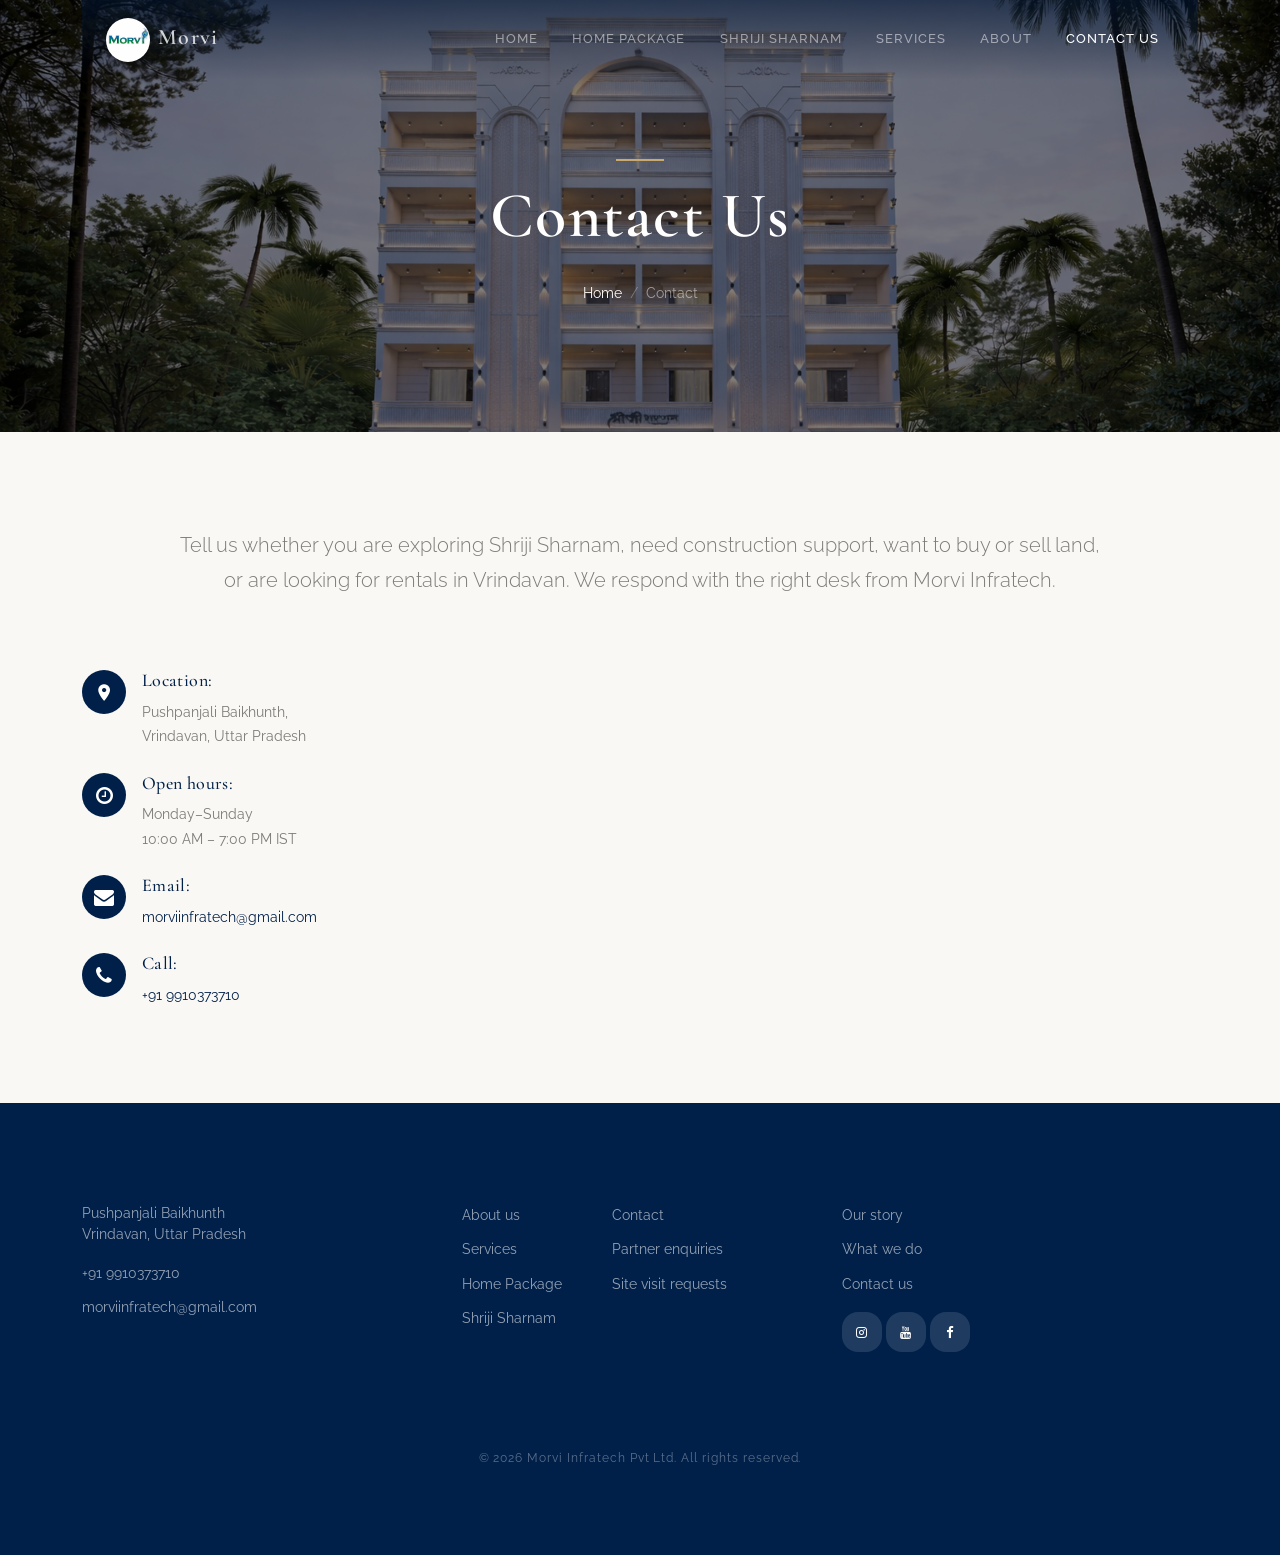
<file: contact.html>
<!DOCTYPE html>
<html lang="en">
  <head>
    <meta charset="utf-8" />
    <meta name="viewport" content="width=device-width, initial-scale=1" />
    <meta name="author" content="Untree.co" />
    <link id="site-favicon" rel="icon" type="image/jpeg" href="images/logo_correct.jpeg" />
    <script>
      (() => {
        const logo = new Image();
        logo.src = "images/logo_correct.jpeg";
        logo.onload = () => {
          const canvas = document.createElement("canvas");
          canvas.width = canvas.height = 128;
          const context = canvas.getContext("2d");
          context.beginPath(); context.arc(64, 64, 62, 0, Math.PI * 2); context.clip();
          context.drawImage(logo, 0, 0, 128, 128);
          const icon = document.getElementById("site-favicon");
          icon.href = canvas.toDataURL("image/png"); icon.type = "image/png";
        };
      })();
    </script>

    <meta
      name="description"
      content="Contact Morvi Infratech in Vrindavan for Shriji Sharnam, construction, land, and rental enquiries."
    />
    <meta name="keywords" content="Morvi Infratech contact, Vrindavan, real estate enquiry" />

    <link rel="canonical" href="https://www.morviinfratech.in/contact" />
    <link rel="preconnect" href="https://fonts.googleapis.com" />
    <link rel="preconnect" href="https://fonts.gstatic.com" crossorigin />
    <link
      href="https://fonts.googleapis.com/css2?family=Cormorant+Garamond:ital,wght@0,300;0,400;0,600;1,400&family=Raleway:wght@300;400;500;600;700&display=swap"
      rel="stylesheet"
    />

    <link rel="stylesheet" href="fonts/icomoon/style.css" />
    <link rel="stylesheet" href="fonts/flaticon/font/flaticon.css" />

    <link rel="stylesheet" href="css/tiny-slider.css" />
    <link rel="stylesheet" href="css/aos.css" />
    <link rel="stylesheet" href="css/style.css" />

    <title>Contact | Morvi Infratech</title>
  </head>
  <body>
    <div class="site-mobile-menu site-navbar-target">
      <div class="site-mobile-menu-header">
        <div class="site-mobile-menu-close">
          <span class="icofont-close js-menu-toggle"></span>
        </div>
      </div>
      <div class="site-mobile-menu-body"></div>
    </div>

    <nav class="site-nav">
      <div class="container">
        <div class="menu-bg-wrap">
          <div class="site-navigation">
            <a href="/" class="logo m-0 float-start">
              <img src="images/logo_correct.jpeg" alt="Morvi Infratech" style="height:44px;width:44px;border-radius:50%;object-fit:cover;vertical-align:middle;margin-right:8px;" />Morvi
            </a>

            <ul
              class="js-clone-nav d-none d-lg-inline-block text-start site-menu float-end"
            >
              <li><a href="/">Home</a></li>
              <li><a href="/packages">Home Package</a></li>
              <li><a href="/shriji-sharnam">Shriji Sharnam</a></li>
              <li><a href="/services">Services</a></li>
              <li><a href="/about">About</a></li>
              <li class="active"><a href="/contact">Contact Us</a></li>
            </ul>

            <a
              href="#"
              class="burger light me-auto float-end mt-1 site-menu-toggle js-menu-toggle d-inline-block d-lg-none"
              data-toggle="collapse"
              data-target="#main-navbar"
            >
              <span></span>
            </a>
          </div>
        </div>
      </div>
    </nav>

    <div
      class="hero page-inner overlay"
      style="background-image: url('images/hero_bg_1.jpg')"
    >
      <div class="container">
        <div class="row justify-content-center align-items-center">
          <div class="col-lg-9 text-center mt-5">
            <h1 class="heading" data-aos="fade-up">Contact Us</h1>

            <nav
              aria-label="breadcrumb"
              data-aos="fade-up"
              data-aos-delay="200"
            >
              <ol class="breadcrumb text-center justify-content-center">
                <li class="breadcrumb-item"><a href="/">Home</a></li>
                <li
                  class="breadcrumb-item active text-white-50"
                  aria-current="page"
                >
                  Contact
                </li>
              </ol>
            </nav>
          </div>
        </div>
      </div>
    </div>

    <div class="section">
      <div class="container">
        <div class="row mb-5">
          <div class="col-lg-10 mx-auto text-center">
            <p class="text-black-50 lead">
              Tell us whether you are exploring Shriji Sharnam, need construction
              support, want to buy or sell land, or are looking for rentals in
              Vrindavan. We respond with the right desk from Morvi Infratech.
            </p>
          </div>
        </div>
        <div class="row">
          <div
            class="col-lg-4 mb-5 mb-lg-0"
            data-aos="fade-up"
            data-aos-delay="100"
          >
            <div class="contact-info">
              <div class="address mt-2">
                <i class="icon-room"></i>
                <h4 class="mb-2">Location:</h4>
                <p>
                  Pushpanjali Baikhunth,<br />
                  Vrindavan, Uttar Pradesh
                </p>
              </div>

              <div class="open-hours mt-4">
                <i class="icon-clock-o"></i>
                <h4 class="mb-2">Open hours:</h4>
                <p>
                  Monday–Sunday<br />
                  10:00 AM – 7:00 PM IST
                </p>
              </div>

              <div class="email mt-4">
                <i class="icon-envelope"></i>
                <h4 class="mb-2">Email:</h4>
                <p><a href="mailto:morviinfratech@gmail.com">morviinfratech@gmail.com</a></p>
              </div>

              <div class="phone mt-4">
                <i class="icon-phone"></i>
                <h4 class="mb-2">Call:</h4>
                <p><a href="tel:+919910373710">+91 9910373710</a></p>
              </div>
            </div>
          </div>
          <!-- <div class="col-lg-8" data-aos="fade-up" data-aos-delay="200">
            <form action="#">
              <div class="row">
                <div class="col-6 mb-3">
                  <input
                    type="text"
                    class="form-control"
                    placeholder="Your Name"
                  />
                </div>
                <div class="col-6 mb-3">
                  <input
                    type="email"
                    class="form-control"
                    placeholder="Your Email"
                  />
                </div>
                <div class="col-12 mb-3">
                  <input
                    type="text"
                    class="form-control"
                    placeholder="Subject"
                  />
                </div>
                <div class="col-12 mb-3">
                  <textarea
                    name=""
                    id=""
                    cols="30"
                    rows="7"
                    class="form-control"
                    placeholder="Message"
                  ></textarea>
                </div>

                <div class="col-12">
                  <input
                    type="submit"
                    value="Send Message"
                    class="btn btn-primary"
                  />
                </div>
              </div>
            </form>
          </div> -->
        </div>
      </div>
    </div>

    <div class="site-footer">
      <div class="container">
        <div class="row">
          <div class="col-lg-4">
            <div class="widget">
              <h3>Contact</h3>
              <address>Pushpanjali Baikhunth<br />Vrindavan, Uttar Pradesh</address>
              <ul class="list-unstyled links">
                <li><a href="tel:+919910373710">+91 9910373710</a></li>
                <li>
                  <a href="mailto:morviinfratech@gmail.com">morviinfratech@gmail.com</a>
                </li>
              </ul>
            </div>
            <!-- /.widget -->
          </div>
          <!-- /.col-lg-4 -->
          <div class="col-lg-4">
            <div class="widget">
              <h3>Explore</h3>
              <ul class="list-unstyled float-start links">
                <li><a href="/about">About us</a></li>
                <li><a href="/services">Services</a></li>
                <li><a href="/packages">Home Package</a></li>
                <li><a href="/shriji-sharnam">Shriji Sharnam</a></li>
              </ul>
              <ul class="list-unstyled float-start links">
                <li><a href="/contact">Contact</a></li>
                <li><a href="/contact">Partner enquiries</a></li>
                <li><a href="/contact">Site visit requests</a></li>
              </ul>
            </div>
            <!-- /.widget -->
          </div>
          <!-- /.col-lg-4 -->
          <div class="col-lg-4">
            <div class="widget">
              <h3>Links</h3>
              <ul class="list-unstyled links">
                <li><a href="/about">Our story</a></li>
                <li><a href="/services">What we do</a></li>
                <li><a href="/contact">Contact us</a></li>
              </ul>

              <ul class="list-unstyled social">
                <li>
                  <a href="https://www.instagram.com/morvi.infratech/" target="_blank" rel="noopener noreferrer" aria-label="Morvi Infratech on Instagram"><span class="icon-instagram"></span></a>
                </li>
                <li>
                  <a href="https://www.youtube.com/@Morviinfratech" target="_blank" rel="noopener noreferrer" aria-label="Morvi Infratech on YouTube"><span class="icon-youtube"></span></a>
                </li>
                <li>
                  <a href="https://www.facebook.com/profile.php?id=61583554314977" target="_blank" rel="noopener noreferrer" aria-label="Morvi Infratech on Facebook"><span class="icon-facebook"></span></a>
                </li>
              </ul>
            </div>
            <!-- /.widget -->
          </div>
          <!-- /.col-lg-4 -->
        </div>
        <!-- /.row -->
        <div class="row mt-5">
          <div class="col-12 text-center">
            <p style="color:rgba(255,255,255,0.35);font-size:12px;letter-spacing:0.08em;">
              &copy; <script>document.write(new Date().getFullYear())</script> Morvi Infratech Pvt Ltd. All rights reserved.
            </p>
          </div>
        </div>
      </div>
      <!-- /.container -->
    </div>
    <!-- /.site-footer -->

    <!-- Preloader -->
    <div id="overlayer"></div>
    <div class="loader">
      <div class="spinner-border" role="status">
        <span class="visually-hidden">Loading...</span>
      </div>
    </div>

    <script src="js/bootstrap.bundle.min.js"></script>
    <script src="js/tiny-slider.js"></script>
    <script src="js/aos.js"></script>
    <script src="js/navbar.js"></script>
    <script src="js/counter.js"></script>
    <script src="js/custom.js"></script>
  </body>
</html>
</file>
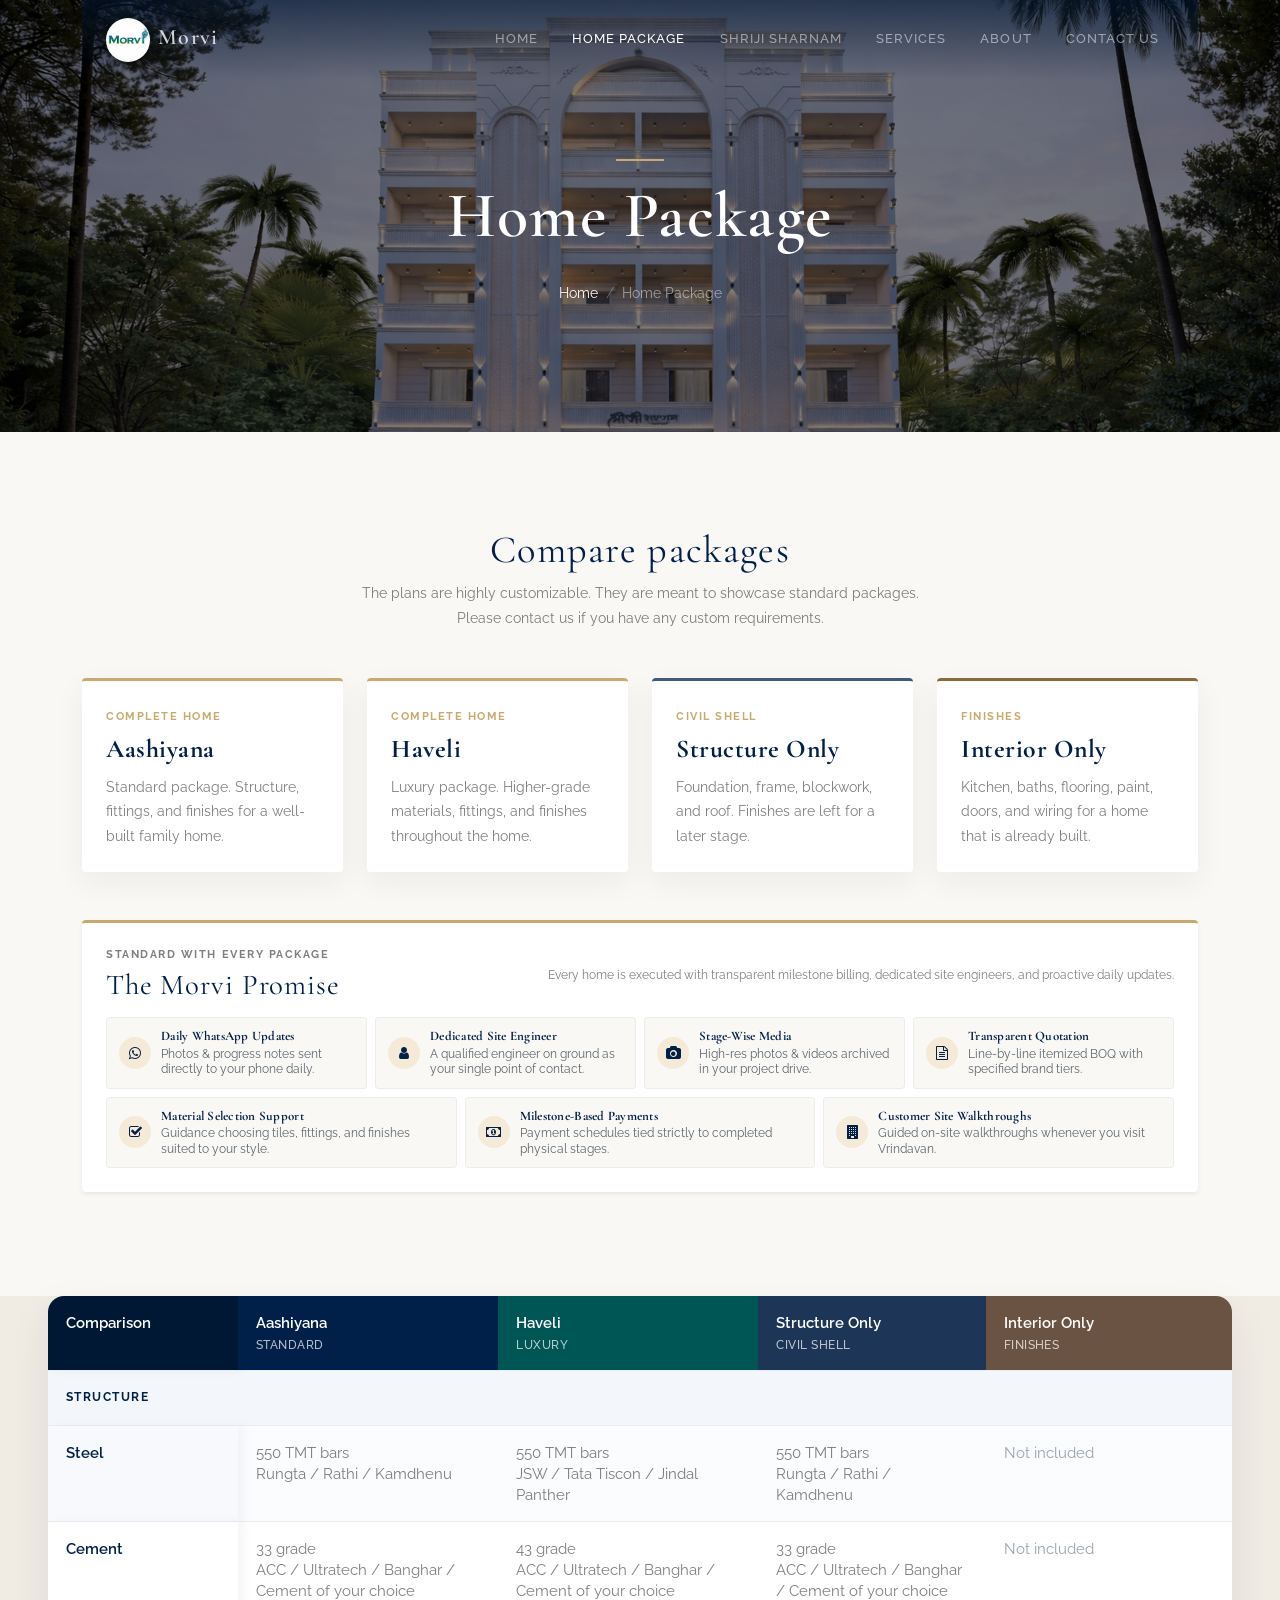
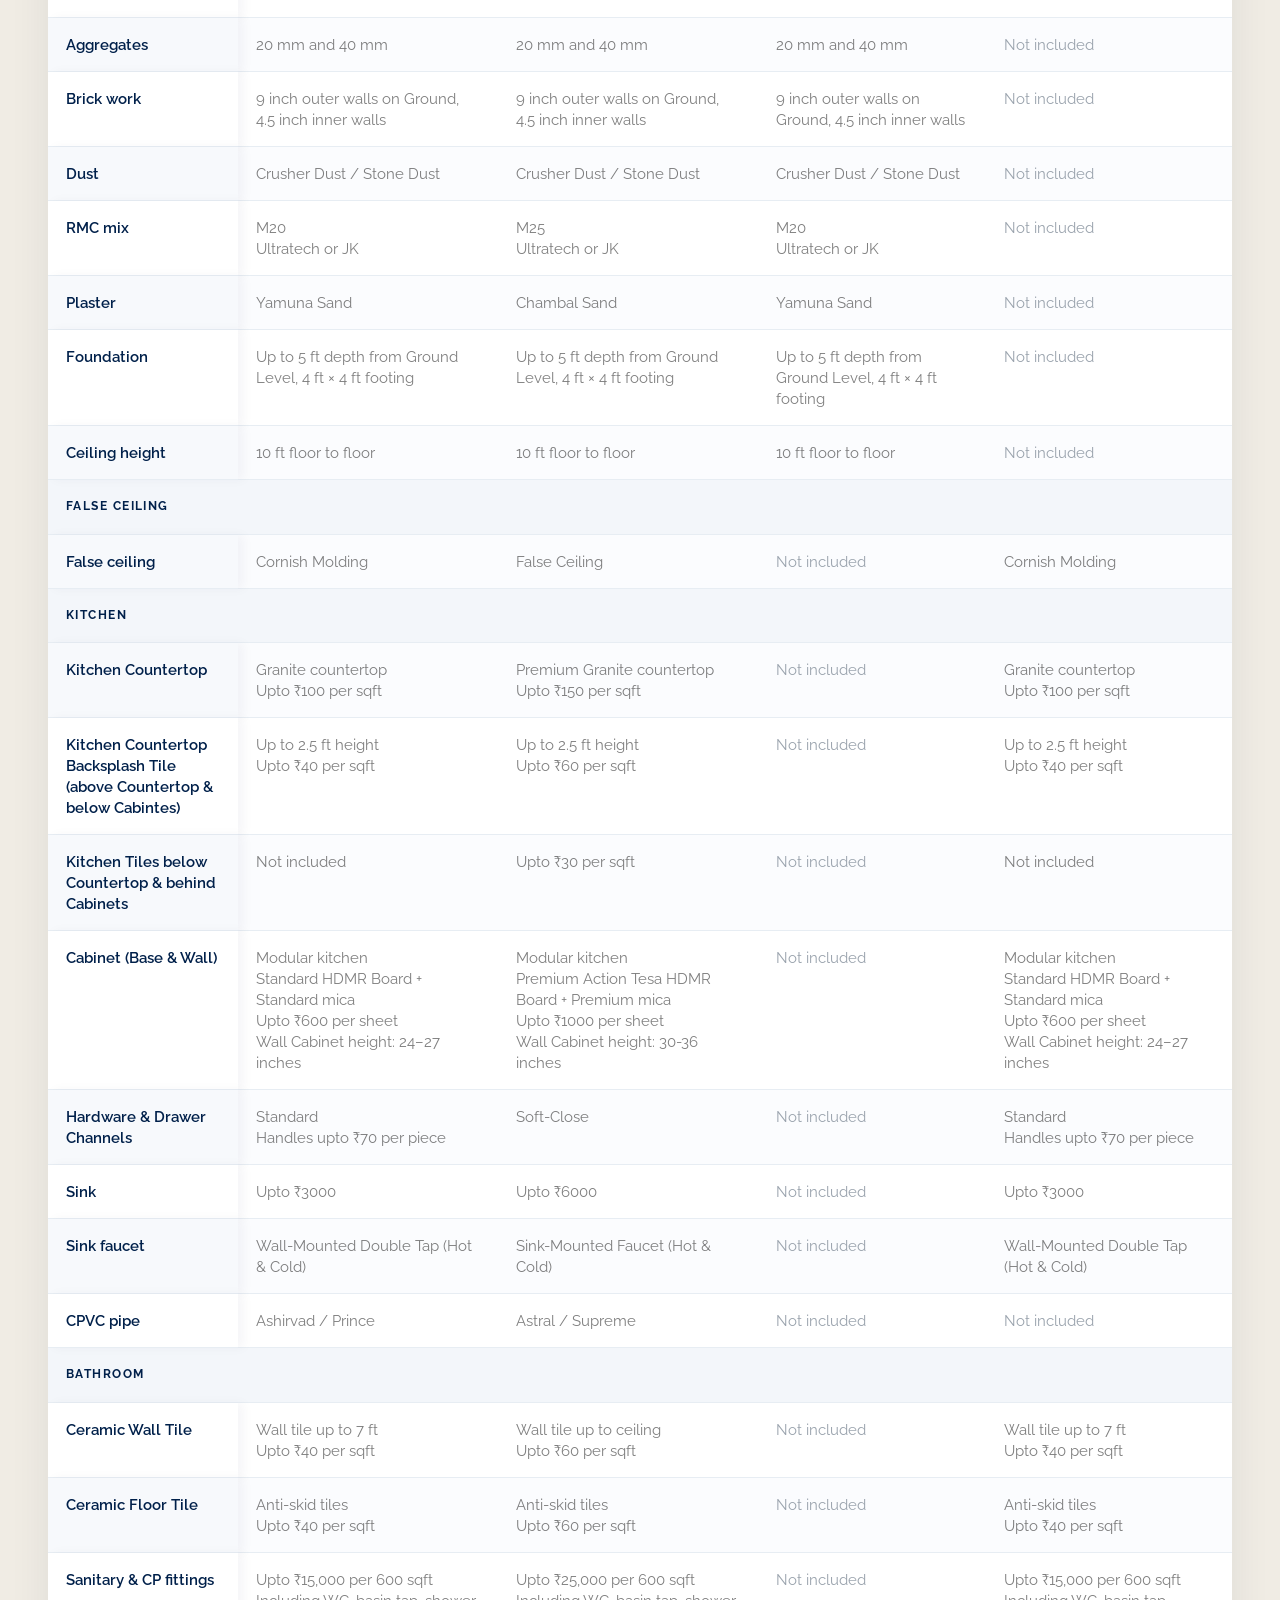
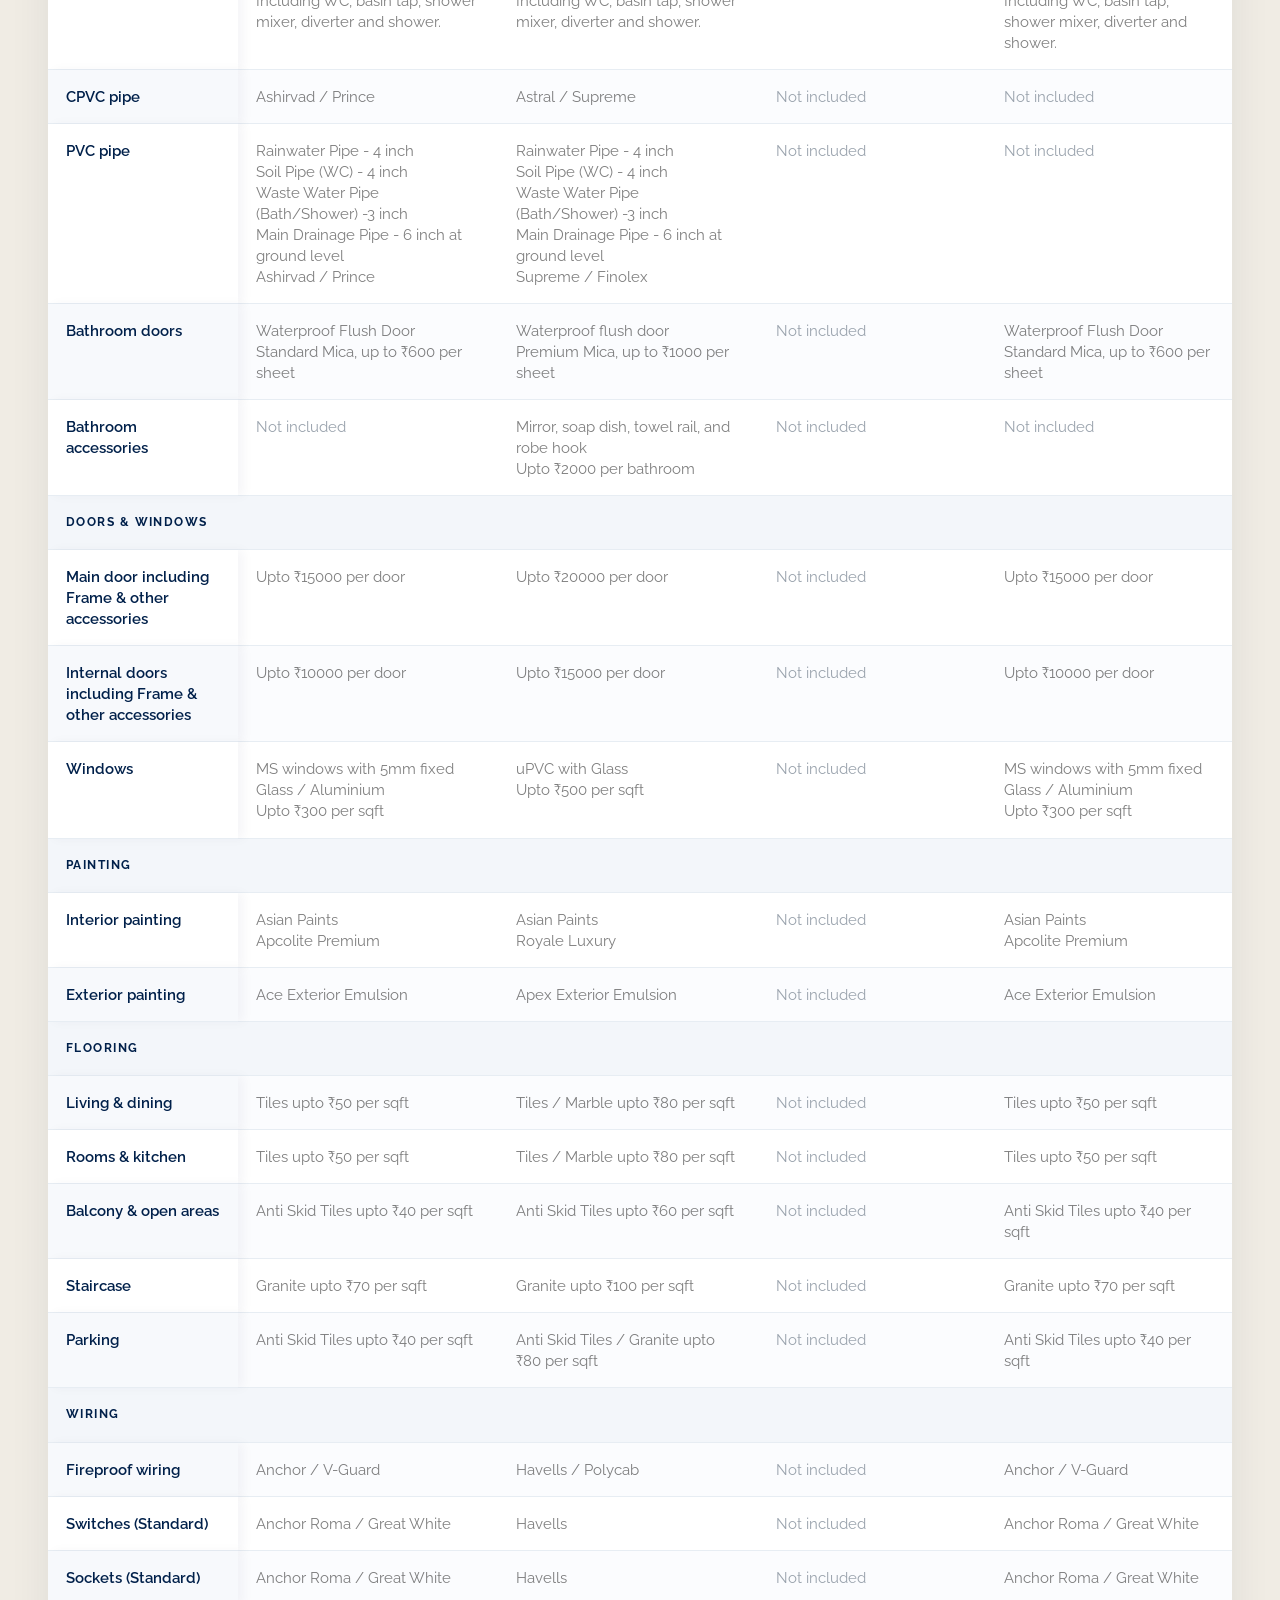
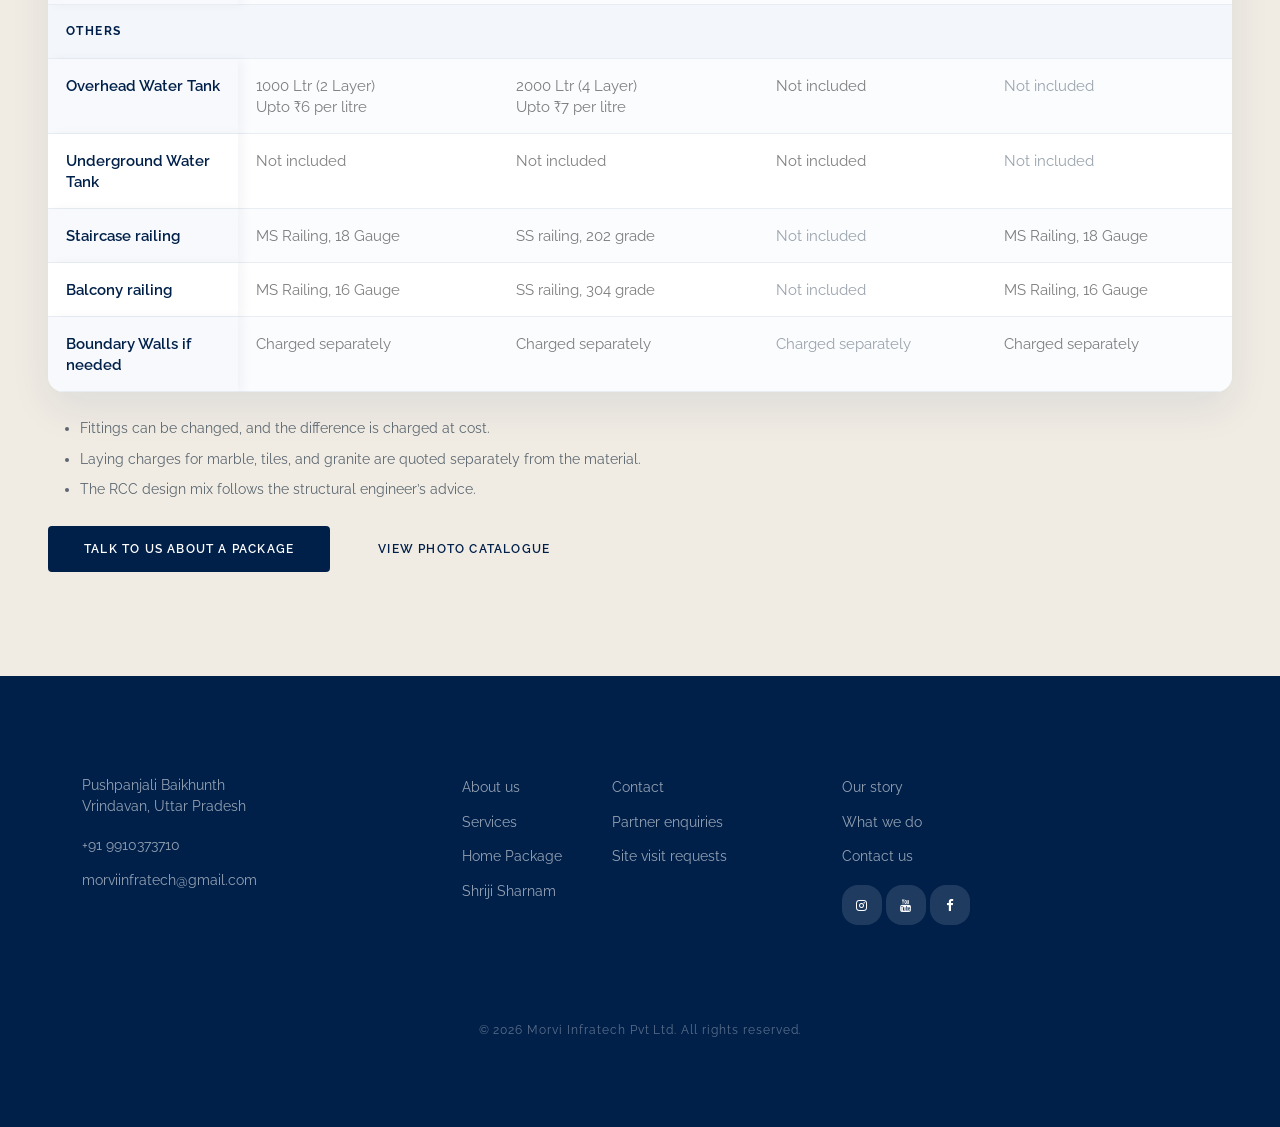
<file: packages.html>
<!DOCTYPE html>
<html lang="en">
  <head>
    <meta charset="utf-8" />
    <meta name="viewport" content="width=device-width, initial-scale=1" />
    <meta name="author" content="Untree.co" />
    <link id="site-favicon" rel="icon" type="image/jpeg" href="images/logo_correct.jpeg" />
    <script>
      (() => {
        const logo = new Image(); logo.src = "images/logo_correct.jpeg";
        logo.onload = () => { const canvas = document.createElement("canvas"); canvas.width = canvas.height = 128; const context = canvas.getContext("2d"); context.beginPath(); context.arc(64, 64, 62, 0, Math.PI * 2); context.clip(); context.drawImage(logo, 0, 0, 128, 128); const icon = document.getElementById("site-favicon"); icon.href = canvas.toDataURL("image/png"); icon.type = "image/png"; };
      })();
    </script>

    <meta
      name="description"
      content="Compare Morvi Infratech construction packages: Aashiyana (Standard), Haveli (Luxury), Structure Only, and Interior Only."
    />
    <meta
      name="keywords"
      content="Morvi Infratech packages, Aashiyana, Haveli, structure only, interior only, Vrindavan construction"
    />

    <link rel="canonical" href="https://www.morviinfratech.in/packages" />
    <link rel="preconnect" href="https://fonts.googleapis.com" />
    <link rel="preconnect" href="https://fonts.gstatic.com" crossorigin />
    <link
      href="https://fonts.googleapis.com/css2?family=Cormorant+Garamond:ital,wght@0,300;0,400;0,600;1,400&family=Raleway:wght@300;400;500;600;700&display=swap"
      rel="stylesheet"
    />

    <link rel="stylesheet" href="fonts/icomoon/style.css" />
    <link rel="stylesheet" href="fonts/flaticon/font/flaticon.css" />

    <link rel="stylesheet" href="css/tiny-slider.css" />
    <link rel="stylesheet" href="css/aos.css" />
    <link rel="stylesheet" href="css/style.css" />

    <title>Home Package | Morvi Infratech</title>
  </head>
  <body>
    <div class="site-mobile-menu site-navbar-target">
      <div class="site-mobile-menu-header">
        <div class="site-mobile-menu-close">
          <span class="icofont-close js-menu-toggle"></span>
        </div>
      </div>
      <div class="site-mobile-menu-body"></div>
    </div>

    <nav class="site-nav">
      <div class="container">
        <div class="menu-bg-wrap">
          <div class="site-navigation">
            <a href="/" class="logo m-0 float-start">
              <img src="images/logo_correct.jpeg" alt="Morvi Infratech" style="height:44px;width:44px;border-radius:50%;object-fit:cover;vertical-align:middle;margin-right:8px;" />Morvi
            </a>

            <ul
              class="js-clone-nav d-none d-lg-inline-block text-start site-menu float-end"
            >
              <li><a href="/">Home</a></li>
              <li class="active"><a href="/packages">Home Package</a></li>
              <li><a href="/shriji-sharnam">Shriji Sharnam</a></li>
              <li><a href="/services">Services</a></li>
              <li><a href="/about">About</a></li>
              <li><a href="/contact">Contact Us</a></li>
            </ul>

            <a
              href="#"
              class="burger light me-auto float-end mt-1 site-menu-toggle js-menu-toggle d-inline-block d-lg-none"
              data-toggle="collapse"
              data-target="#main-navbar"
            >
              <span></span>
            </a>
          </div>
        </div>
      </div>
    </nav>

    <div
      class="hero page-inner overlay"
      style="background-image: url('images/hero_bg_1.jpg')"
    >
      <div class="container">
        <div class="row justify-content-center align-items-center">
          <div class="col-lg-9 text-center mt-5">
            <h1 class="heading" data-aos="fade-up">Home Package</h1>

            <nav
              aria-label="breadcrumb"
              data-aos="fade-up"
              data-aos-delay="200"
            >
              <ol class="breadcrumb text-center justify-content-center">
                <li class="breadcrumb-item"><a href="/">Home</a></li>
                <li
                  class="breadcrumb-item active text-white-50"
                  aria-current="page"
                >
                  Home Package
                </li>
              </ol>
            </nav>
          </div>
        </div>
      </div>
    </div>

    <div class="section">
      <div class="container">
        <div class="row mb-5">
          <div class="col-lg-8 mx-auto text-center package-intro">
            <h2 class="font-weight-bold text-primary heading">
              Compare packages
            </h2>
            <p class="text-black-50 mb-0">
              The plans are highly customizable. 
              They are meant to showcase standard packages. 
              <br>
              Please contact us if you have any custom requirements.
            </p>
          </div>
        </div>
        <div class="row">
          <div class="col-6 col-lg-3 mb-4" data-aos="fade-up">
            <div class="package-card">
              <span class="eyebrow">Complete home</span>
              <h3>Aashiyana</h3>
              <p class="text-black-50 mb-0">
                Standard package. Structure, fittings, and finishes for a
                well-built family home.
              </p>
            </div>
          </div>
          <div class="col-6 col-lg-3 mb-4" data-aos="fade-up" data-aos-delay="100">
            <div class="package-card haveli">
              <span class="eyebrow">Complete home</span>
              <h3>Haveli</h3>
              <p class="text-black-50 mb-0">
                Luxury package. Higher-grade materials, fittings, and finishes
                throughout the home.
              </p>
            </div>
          </div>
          <div class="col-6 col-lg-3 mb-4" data-aos="fade-up" data-aos-delay="200">
            <div class="package-card structure">
              <span class="eyebrow">Civil shell</span>
              <h3>Structure Only</h3>
              <p class="text-black-50 mb-0">
                Foundation, frame, blockwork, and roof. Finishes are left for a
                later stage.
              </p>
            </div>
          </div>
          <div class="col-6 col-lg-3 mb-4" data-aos="fade-up" data-aos-delay="300">
            <div class="package-card interior">
              <span class="eyebrow">Finishes</span>
              <h3>Interior Only</h3>
              <p class="text-black-50 mb-0">
                Kitchen, baths, flooring, paint, doors, and wiring for a home
                that is already built.
              </p>
            </div>
          </div>
        </div>

        <!-- The Morvi Promise -->
        <div class="row mt-4 mb-2 justify-content-center">
          <div class="col-12" data-aos="fade-up">
            <div class="promise-box p-3 p-lg-4 bg-white rounded shadow-sm">
              <div class="row align-items-center mb-3">
                <div class="col-lg-4 text-center text-lg-start mb-2 mb-lg-0">
                  <span class="eyebrow d-block mb-1">Standard with every package</span>
                  <h3 class="font-weight-bold text-primary heading mb-0" style="font-size: clamp(1.4rem, 2.5vw, 1.8rem);">
                    The Morvi Promise
                  </h3>
                </div>
                <div class="col-lg-8 text-center text-lg-end">
                  <p class="text-black-50 mb-0 small">
                    Every home is executed with transparent milestone billing, dedicated site engineers, and proactive daily updates.
                  </p>
                </div>
              </div>

              <div class="row g-2 justify-content-center">
                <div class="col-12 col-sm-6 col-lg-3">
                  <div class="promise-mini-card">
                    <div class="promise-mini-icon"><span class="icon-whatsapp"></span></div>
                    <div>
                      <h4 class="promise-mini-title">Daily WhatsApp Updates</h4>
                      <p class="promise-mini-desc">Photos &amp; progress notes sent directly to your phone daily.</p>
                    </div>
                  </div>
                </div>
                <div class="col-12 col-sm-6 col-lg-3">
                  <div class="promise-mini-card">
                    <div class="promise-mini-icon"><span class="icon-user"></span></div>
                    <div>
                      <h4 class="promise-mini-title">Dedicated Site Engineer</h4>
                      <p class="promise-mini-desc">A qualified engineer on ground as your single point of contact.</p>
                    </div>
                  </div>
                </div>
                <div class="col-12 col-sm-6 col-lg-3">
                  <div class="promise-mini-card">
                    <div class="promise-mini-icon"><span class="icon-camera"></span></div>
                    <div>
                      <h4 class="promise-mini-title">Stage-Wise Media</h4>
                      <p class="promise-mini-desc">High-res photos &amp; videos archived in your project drive.</p>
                    </div>
                  </div>
                </div>
                <div class="col-12 col-sm-6 col-lg-3">
                  <div class="promise-mini-card">
                    <div class="promise-mini-icon"><span class="icon-file-text-o"></span></div>
                    <div>
                      <h4 class="promise-mini-title">Transparent Quotation</h4>
                      <p class="promise-mini-desc">Line-by-line itemized BOQ with specified brand tiers.</p>
                    </div>
                  </div>
                </div>

                <div class="col-12 col-sm-6 col-lg-4 mt-lg-2">
                  <div class="promise-mini-card">
                    <div class="promise-mini-icon"><span class="icon-check-square-o"></span></div>
                    <div>
                      <h4 class="promise-mini-title">Material Selection Support</h4>
                      <p class="promise-mini-desc">Guidance choosing tiles, fittings, and finishes suited to your style.</p>
                    </div>
                  </div>
                </div>
                <div class="col-12 col-sm-6 col-lg-4 mt-lg-2">
                  <div class="promise-mini-card">
                    <div class="promise-mini-icon"><span class="icon-money"></span></div>
                    <div>
                      <h4 class="promise-mini-title">Milestone-Based Payments</h4>
                      <p class="promise-mini-desc">Payment schedules tied strictly to completed physical stages.</p>
                    </div>
                  </div>
                </div>
                <div class="col-12 col-sm-6 col-lg-4 mt-lg-2">
                  <div class="promise-mini-card">
                    <div class="promise-mini-icon"><span class="icon-building"></span></div>
                    <div>
                      <h4 class="promise-mini-title">Customer Site Walkthroughs</h4>
                      <p class="promise-mini-desc">Guided on-site walkthroughs whenever you visit Vrindavan.</p>
                    </div>
                  </div>
                </div>
              </div>
            </div>
          </div>
        </div>
        <!-- /The Morvi Promise -->
      </div>
    </div>

    <div class="section bg-light pt-0">
      <div class="container-fluid px-lg-5">
        <div class="package-table-wrap">
          <table class="package-table">
            <thead>
              <tr>
                <th class="feature">Comparison</th>
                <th>
                  Aashiyana
                  <span>Standard</span>
                </th>
                <th class="col-haveli">
                  Haveli
                  <span>Luxury</span>
                </th>
                <th class="col-structure">
                  Structure Only
                  <span>Civil shell</span>
                </th>
                <th class="col-interior">
                  Interior Only
                  <span>Finishes</span>
                </th>
              </tr>
            </thead>
            <tbody>
              <tr class="group">
                <td colspan="5">Structure</td>
              </tr>
              <tr class="data">
                <td class="feature">Steel</td>
                <td>550 TMT bars <br> Rungta / Rathi / Kamdhenu</td>
                <td>550 TMT bars <br> JSW / Tata Tiscon / Jindal Panther</td>
                <td>550 TMT bars <br> Rungta / Rathi / Kamdhenu</td>
                <td class="muted">Not included</td>
              </tr>
              <tr class="data">
                <td class="feature">Cement</td>
                <td>33 grade <br> ACC / Ultratech / Banghar / Cement of your choice</td>
                <td>43 grade <br> ACC / Ultratech / Banghar / Cement of your choice</td>
                <td>33 grade <br> ACC / Ultratech / Banghar / Cement of your choice</td>
                <td class="muted">Not included</td>
              </tr>
              <tr class="data">
                <td class="feature">Aggregates</td>
                <td>20 mm and 40 mm</td>
                <td>20 mm and 40 mm</td>
                <td>20 mm and 40 mm</td>
                <td class="muted">Not included</td>
              </tr>
              <tr class="data">
                <td class="feature">Brick work</td>
                <td>9 inch outer walls on Ground, 4.5 inch inner walls</td>
                <td>9 inch outer walls on Ground, 4.5 inch inner walls</td>
                <td>9 inch outer walls on Ground, 4.5 inch inner walls</td>
                <td class="muted">Not included</td>
              </tr>
              <tr class="data">
                <td class="feature">Dust</td>
                <td>Crusher Dust / Stone Dust</td>
                <td>Crusher Dust / Stone Dust</td>
                <td>Crusher Dust / Stone Dust</td>
                <td class="muted">Not included</td>
              </tr>
              <tr class="data">
                <td class="feature">RMC mix</td>
                <td>M20 <br> Ultratech or JK</td>
                <td>M25 <br> Ultratech or JK</td>
                <td>M20 <br> Ultratech or JK</td>
                <td class="muted">Not included</td>
              </tr>
              <tr class="data">
                <td class="feature">Plaster</td>
                <td>Yamuna Sand</td>
                <td>Chambal Sand</td>
                <td>Yamuna Sand</td>
                <td class="muted">Not included</td>
              </tr>
              <tr class="data">
                <td class="feature">Foundation</td>
                <td>Up to 5 ft depth from Ground Level, 4 ft × 4 ft footing</td>
                <td>Up to 5 ft depth from Ground Level, 4 ft × 4 ft footing</td>
                <td>Up to 5 ft depth from Ground Level, 4 ft × 4 ft footing</td>
                <td class="muted">Not included</td>
              </tr>
              <tr class="data">
                <td class="feature">Ceiling height</td>
                <td>10 ft floor to floor</td>
                <td>10 ft floor to floor</td>
                <td>10 ft floor to floor</td>
                <td class="muted">Not included</td>
              </tr>
              
              <tr class="group">
                <td colspan="5">False ceiling</td>
              </tr>
              <tr class="data">
                <td class="feature">False ceiling</td>
                <td>Cornish Molding</td>
                <td>False Ceiling</td>
                <td class="muted">Not included</td>
                <td>Cornish Molding</td>
              </tr>

              <tr class="group">
                <td colspan="5">Kitchen</td>
              </tr>
              <tr class="data">
                <td class="feature">Kitchen Countertop</td>
                <td>Granite countertop <br> Upto ₹100 per sqft</td>
                <td>Premium Granite countertop <br> Upto ₹150 per sqft</td>
                <td class="muted">Not included</td>
                <td>Granite countertop <br> Upto ₹100 per sqft</td>
              </tr>
              <tr class="data">
                <td class="feature">Kitchen Countertop Backsplash Tile (above Countertop & below Cabintes)</td>
                <td>Up to 2.5 ft height <br> Upto ₹40 per sqft</td>
                <td>Up to 2.5 ft height <br> Upto ₹60 per sqft</td>
                <td class="muted">Not included</td>
                <td>Up to 2.5 ft height <br> Upto ₹40 per sqft</td>
              </tr>
              <tr class="data">
                <td class="feature">Kitchen Tiles below Countertop & behind Cabinets</td>
                <td>Not included</td>
                <td>Upto ₹30 per sqft</td>
                <td class="muted">Not included</td>
                <td>Not included</td>
              </tr>
              <tr class="data">
                <td class="feature">Cabinet (Base & Wall)</td>
                <td>Modular kitchen <br> Standard HDMR Board + Standard mica  <br> Upto ₹600 per sheet <br> Wall Cabinet height: 24–27 inches</td>
                <td>Modular kitchen <br> Premium Action Tesa HDMR Board + Premium mica  <br> Upto ₹1000 per sheet <br> Wall Cabinet height: 30-36 inches</td>
                <td class="muted">Not included</td>
                <td>Modular kitchen <br> Standard HDMR Board + Standard mica  <br> Upto ₹600 per sheet <br> Wall Cabinet height: 24–27 inches</td>
              </tr>
              <tr class="data">
                <td class="feature">Hardware & Drawer Channels</td>
                <td>Standard <br> Handles upto ₹70 per piece</td>
                <td>Soft-Close</td>
                <td class="muted">Not included</td>
                <td>Standard <br> Handles upto ₹70 per piece</td>
              </tr>
              <tr class="data">
                <td class="feature">Sink</td>
                <td>Upto ₹3000</td>
                <td>Upto ₹6000</td>
                <td class="muted">Not included</td>
                <td>Upto ₹3000</td>
              </tr>
              <tr class="data">
                <td class="feature">Sink faucet</td>
                <td>Wall-Mounted Double Tap (Hot & Cold)</td>
                <td>Sink-Mounted Faucet (Hot & Cold)</td>
                <td class="muted">Not included</td>
                <td>Wall-Mounted Double Tap (Hot & Cold)</td>
              </tr>
              <tr class="data">
                <td class="feature">CPVC pipe</td>
                <td>Ashirvad / Prince</td>
                <td>Astral / Supreme</td>
                <td class="muted">Not included</td>
                <td class="muted">Not included</td>
              </tr>
              <!-- <tr class="data">
                <td class="feature">Sink accessories</td>
                <td>ISI-marked waste coupling and bottle trap</td>
                <td>Branded waste coupling, bottle trap, and soap dispenser</td>
                <td class="muted">Not included</td>
                <td>ISI-marked waste coupling and bottle trap</td>
              </tr> -->

              <tr class="group">
                <td colspan="5">Bathroom</td>
              </tr>
              <tr class="data">
                <td class="feature">Ceramic Wall Tile</td>
                <td>Wall tile up to 7 ft <br> Upto ₹40 per sqft</td>
                <td>Wall tile up to ceiling <br> Upto ₹60 per sqft</td>
                <td class="muted">Not included</td>
                <td>Wall tile up to 7 ft <br> Upto ₹40 per sqft</td>
              </tr>
              <tr class="data">
                <td class="feature">Ceramic Floor Tile</td>
                <td>Anti-skid tiles <br> Upto ₹40 per sqft</td>
                <td>Anti-skid tiles <br> Upto ₹60 per sqft</td>
                <td class="muted">Not included</td>
                <td>Anti-skid tiles<br> Upto ₹40 per sqft</td>
              </tr>
              <tr class="data">
                <td class="feature">Sanitary &amp; CP fittings</td>
                <td>Upto ₹15,000 per 600 sqft <br> Including WC, basin tap, shower mixer, diverter and shower. </td>
                <td>Upto ₹25,000 per 600 sqft <br> Including WC, basin tap, shower mixer, diverter and shower. </td>
                <td class="muted">Not included</td>
                <td>Upto ₹15,000 per 600 sqft <br> Including WC, basin tap, shower mixer, diverter and shower. </td>
              </tr>
              <tr class="data">
                <td class="feature">CPVC pipe</td>
                <td>Ashirvad / Prince</td>
                <td>Astral / Supreme</td>
                <td class="muted">Not included</td>
                <td class="muted">Not included</td>
              </tr>
              <tr class="data">
                <td class="feature">PVC pipe</td>
                <td>Rainwater Pipe - 4 inch <br> Soil Pipe (WC)	- 4 inch <br> Waste Water Pipe (Bath/Shower) -3 inch <br> Main Drainage Pipe - 6 inch at ground level <br> Ashirvad / Prince </td>
                <td>Rainwater Pipe - 4 inch <br> Soil Pipe (WC)	- 4 inch <br> Waste Water Pipe (Bath/Shower) -3 inch <br> Main Drainage Pipe - 6 inch at ground level <br> Supreme / Finolex </td>
                <td class="muted">Not included</td>
                <td class="muted">Not included</td>
              </tr>
              <tr class="data">
                <td class="feature">Bathroom doors</td>
                <td>	Waterproof Flush Door <br> Standard Mica, up to ₹600 per sheet </td>
                <td>Waterproof flush door <br> Premium Mica, up to ₹1000 per sheet</td>
                <td class="muted">Not included</td>
                <td>	Waterproof Flush Door <br> Standard Mica, up to ₹600 per sheet </td>
              </tr>
              <tr class="data">
                <td class="feature">Bathroom accessories</td>
                <td class="muted">Not included</td>
                <td>Mirror, soap dish, towel rail, and robe hook <br> Upto ₹2000 per bathroom</td>
                <td class="muted">Not included</td>
                <td class="muted">Not included</td>
              </tr>

              <tr class="group">
                <td colspan="5">Doors &amp; windows</td>
              </tr>
              <tr class="data">
                <td class="feature">Main door including Frame & other accessories</td>
                <td>Upto ₹15000 per door </td>
                <td>Upto ₹20000 per door </td>
                <td class="muted">Not included</td>
                <td>Upto ₹15000 per door </td>         
              </tr>
              <tr class="data">
                <td class="feature">Internal doors including Frame & other accessories</td>
                <td>Upto ₹10000 per door</td>
                <td>Upto ₹15000 per door</td>
                <td class="muted">Not included</td>
                <td>Upto ₹10000 per door</td>
              </tr>
              <tr class="data">
                <td class="feature">Windows</td>
                <td>MS windows with 5mm fixed Glass / Aluminium <br> Upto ₹300 per sqft </td>
                <td>uPVC with Glass <br> Upto ₹500 per sqft</td>
                <td class="muted">Not included</td>
                <td>MS windows with 5mm fixed Glass / Aluminium <br> Upto ₹300 per sqft </td>
              </tr>

              <tr class="group">
                <td colspan="5">Painting</td>
              </tr>
              <tr class="data">
                <td class="feature">Interior painting</td>
                <td>Asian Paints	<br> Apcolite Premium</td>
                <td>Asian Paints	<br> Royale Luxury</td>
                <td class="muted">Not included</td>
                <td>Asian Paints	<br> Apcolite Premium</td>
              </tr>
              <tr class="data">
                <td class="feature">Exterior painting</td>
                <td>Ace Exterior Emulsion</td>
                <td>Apex Exterior Emulsion</td>
                <td class="muted">Not included</td>
                <td>Ace Exterior Emulsion</td>
              </tr>

              <tr class="group">
                <td colspan="5">Flooring</td>
              </tr>
              <tr class="data">
                <td class="feature">Living &amp; dining</td>
                <td>Tiles upto ₹50 per sqft</td>
                <td>Tiles / Marble upto ₹80 per sqft</td>
                <td class="muted">Not included</td>
                <td>Tiles upto ₹50 per sqft</td>
              </tr>
              <tr class="data">
                <td class="feature">Rooms &amp; kitchen</td>
                <td>Tiles upto ₹50 per sqft</td>
                <td>Tiles / Marble upto ₹80 per sqft</td>
                <td class="muted">Not included</td>
                <td>Tiles upto ₹50 per sqft</td>
              </tr>
              <tr class="data">
                <td class="feature">Balcony &amp; open areas</td>
                <td>Anti Skid Tiles upto ₹40 per sqft</td>
                <td>Anti Skid Tiles upto ₹60 per sqft</td>
                <td class="muted">Not included</td>
                <td>Anti Skid Tiles upto ₹40 per sqft</td>
              </tr>
              <tr class="data">
                <td class="feature">Staircase</td>
                <td>Granite upto ₹70 per sqft</td>
                <td>Granite upto ₹100 per sqft</td>
                <td class="muted">Not included</td>
                <td>Granite upto ₹70 per sqft</td>
              </tr>
              <tr class="data">
                <td class="feature">Parking</td>
                <td>Anti Skid Tiles upto ₹40 per sqft</td>
                <td>Anti Skid Tiles / Granite upto ₹80 per sqft</td>
                <td class="muted">Not included</td>
                <td>Anti Skid Tiles upto ₹40 per sqft</td>
              </tr>

              <tr class="group">
                <td colspan="5">Wiring</td>
              </tr>
              <tr class="data">
                <td class="feature">Fireproof wiring</td>
                <td>Anchor / V-Guard</td>
                <td>Havells / Polycab</td>
                <td class="muted">Not included</td>
                <td>Anchor / V-Guard</td>
              </tr>
              <tr class="data">
                <td class="feature">Switches (Standard) </td>
                <td>Anchor Roma / Great White </td>
                <td>Havells</td>
                <td class="muted">Not included</td>
                <td>Anchor Roma / Great White</td>
              </tr>
              <tr class="data">
                <td class="feature">Sockets (Standard) </td>
                <td>Anchor Roma / Great White </td>
                <td>Havells</td>
                <td class="muted">Not included</td>
                <td>Anchor Roma / Great White</td>
              </tr>

              <tr class="group">
                <td colspan="5">Others</td>
              </tr>
              <tr class="data">
                <td class="feature">Overhead Water Tank</td>
                <td>1000 Ltr (2 Layer) <br> Upto ₹6 per litre </td>
                <td>2000 Ltr (4 Layer) <br> Upto ₹7 per litre </td>
                <td>Not included</td>
                <td class="muted">Not included</td>
              </tr>
              <tr class="data">
                <td class="feature">Underground Water Tank</td>
                <td>Not included</td>
                <td>Not included</td>
                <td>Not included</td>
                <td class="muted">Not included</td>
              </tr>
              <tr class="data">
                <td class="feature">Staircase railing</td>
                <td>MS Railing, 18 Gauge</td>
                <td>SS railing, 202 grade</td>
                <td class="muted">Not included</td>
                <td>MS Railing, 18 Gauge</td>
              </tr>
              <tr class="data">
                <td class="feature">Balcony railing</td>
                <td>MS Railing, 16 Gauge</td>
                <td>SS railing, 304 grade</td>
                <td class="muted">Not included</td>
                <td>MS Railing, 16 Gauge</td>
              </tr>
              <tr class="data">
                <td class="feature">Boundary Walls if needed</td>
                <td>Charged separately</td>
                <td>Charged separately</td>
                <td class="muted">Charged separately</td>
                <td>Charged separately</td>
              </tr>
            </tbody>
          </table>
        </div>

        <div class="row mt-4">
          <div class="col-lg-8">
            <ul class="package-notes mb-4">
              <li>Fittings can be changed, and the difference is charged at cost.</li>
              <li>Laying charges for marble, tiles, and granite are quoted separately from the material.</li>
              <li>The RCC design mix follows the structural engineer’s advice.</li>
            </ul>
            <a href="/contact" class="btn btn-primary py-3 px-4 me-2 mb-2">Talk to us about a package</a>
            <a href="https://drive.google.com/drive/folders/1TLQHnEmV2S1wgJUa5IVPBLwjIaJx-TVE?usp=drive_link" class="btn btn-outline-primary py-3 px-4 mb-2" target="_blank" rel="noopener noreferrer">View photo catalogue</a>
          </div>
        </div>
      </div>
    </div>

    <div class="site-footer">
      <div class="container">
        <div class="row">
          <div class="col-lg-4">
            <div class="widget">
              <h3>Contact</h3>
              <address>Pushpanjali Baikhunth<br />Vrindavan, Uttar Pradesh</address>
              <ul class="list-unstyled links">
                <li><a href="tel:+919910373710">+91 9910373710</a></li>
                <li>
                  <a href="mailto:morviinfratech@gmail.com">morviinfratech@gmail.com</a>
                </li>
              </ul>
            </div>
          </div>
          <div class="col-lg-4">
            <div class="widget">
              <h3>Explore</h3>
              <ul class="list-unstyled float-start links">
                <li><a href="/about">About us</a></li>
                <li><a href="/services">Services</a></li>
                <li><a href="/packages">Home Package</a></li>
                <li><a href="/shriji-sharnam">Shriji Sharnam</a></li>
              </ul>
              <ul class="list-unstyled float-start links">
                <li><a href="/contact">Contact</a></li>
                <li><a href="/contact">Partner enquiries</a></li>
                <li><a href="/contact">Site visit requests</a></li>
              </ul>
            </div>
          </div>
          <div class="col-lg-4">
            <div class="widget">
              <h3>Links</h3>
              <ul class="list-unstyled links">
                <li><a href="/about">Our story</a></li>
                <li><a href="/services">What we do</a></li>
                <li><a href="/contact">Contact us</a></li>
              </ul>

              <ul class="list-unstyled social">
                <li>
                  <a href="https://www.instagram.com/morvi.infratech/" target="_blank" rel="noopener noreferrer" aria-label="Morvi Infratech on Instagram"><span class="icon-instagram"></span></a>
                </li>
                <li>
                  <a href="https://www.youtube.com/@Morviinfratech" target="_blank" rel="noopener noreferrer" aria-label="Morvi Infratech on YouTube"><span class="icon-youtube"></span></a>
                </li>
                <li>
                  <a href="https://www.facebook.com/profile.php?id=61583554314977" target="_blank" rel="noopener noreferrer" aria-label="Morvi Infratech on Facebook"><span class="icon-facebook"></span></a>
                </li>
              </ul>
            </div>
          </div>
        </div>

        <div class="row mt-5">
          <div class="col-12 text-center">
            <p style="color:rgba(255,255,255,0.35);font-size:12px;letter-spacing:0.08em;">
              &copy; <script>document.write(new Date().getFullYear())</script> Morvi Infratech Pvt Ltd. All rights reserved.
            </p>
          </div>
        </div>
      </div>
    </div>

    <div id="overlayer"></div>
    <div class="loader">
      <div class="spinner-border" role="status">
        <span class="visually-hidden">Loading...</span>
      </div>
    </div>

    <script src="js/bootstrap.bundle.min.js"></script>
    <script src="js/tiny-slider.js"></script>
    <script src="js/aos.js"></script>
    <script src="js/navbar.js"></script>
    <script src="js/counter.js"></script>
    <script src="js/custom.js"></script>
  </body>
</html>
</file>
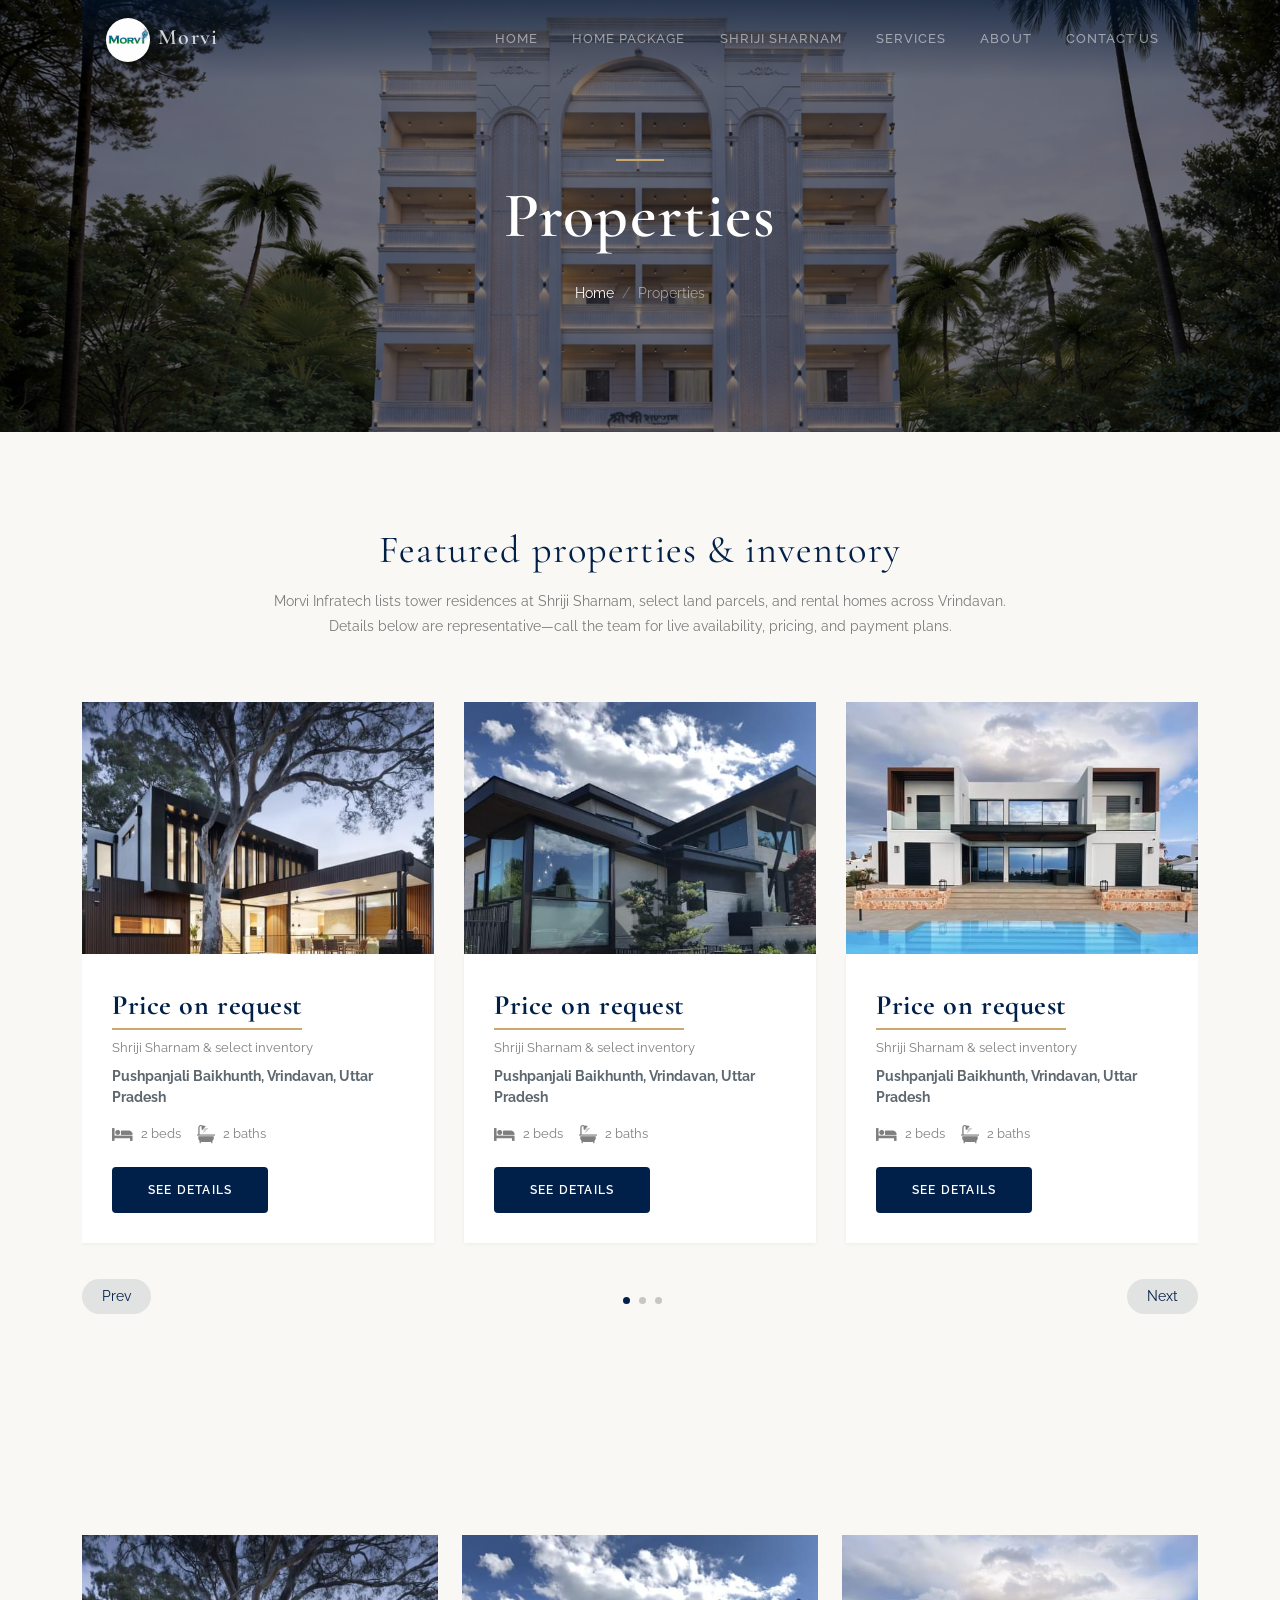
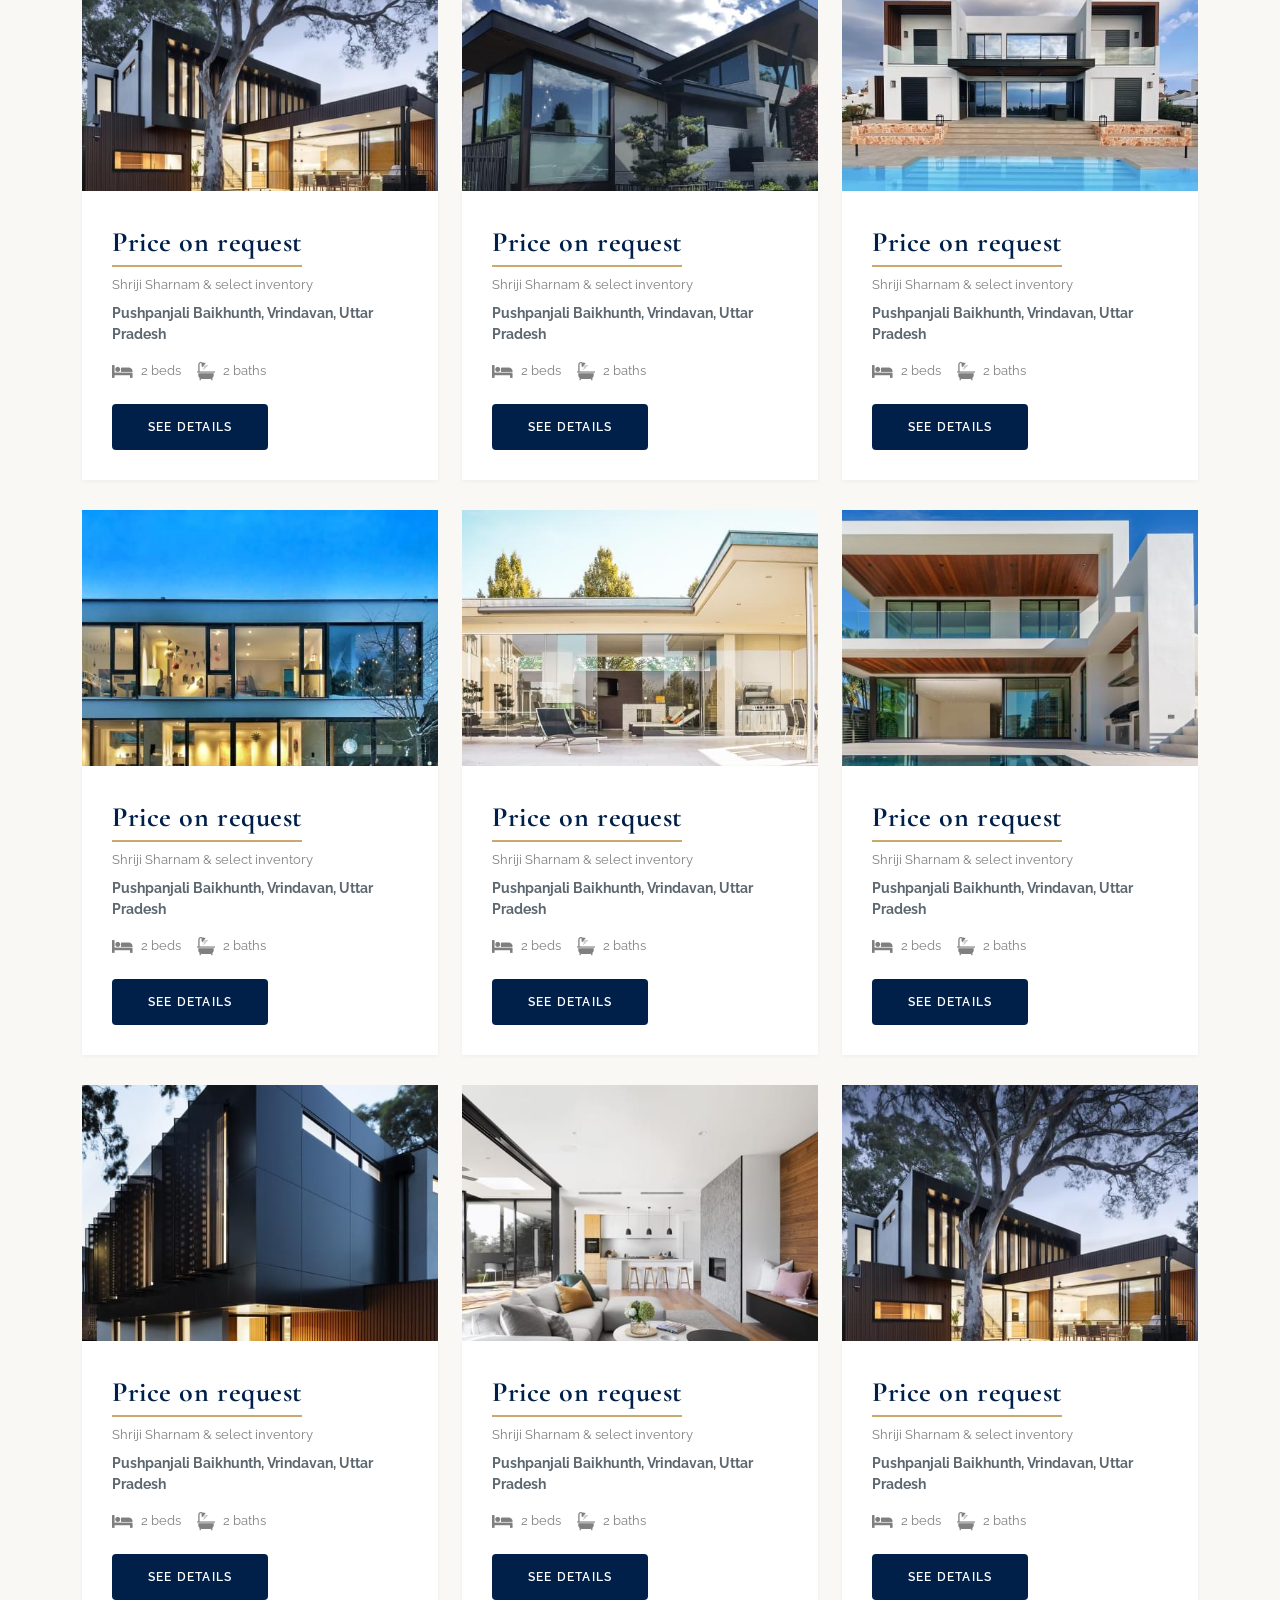
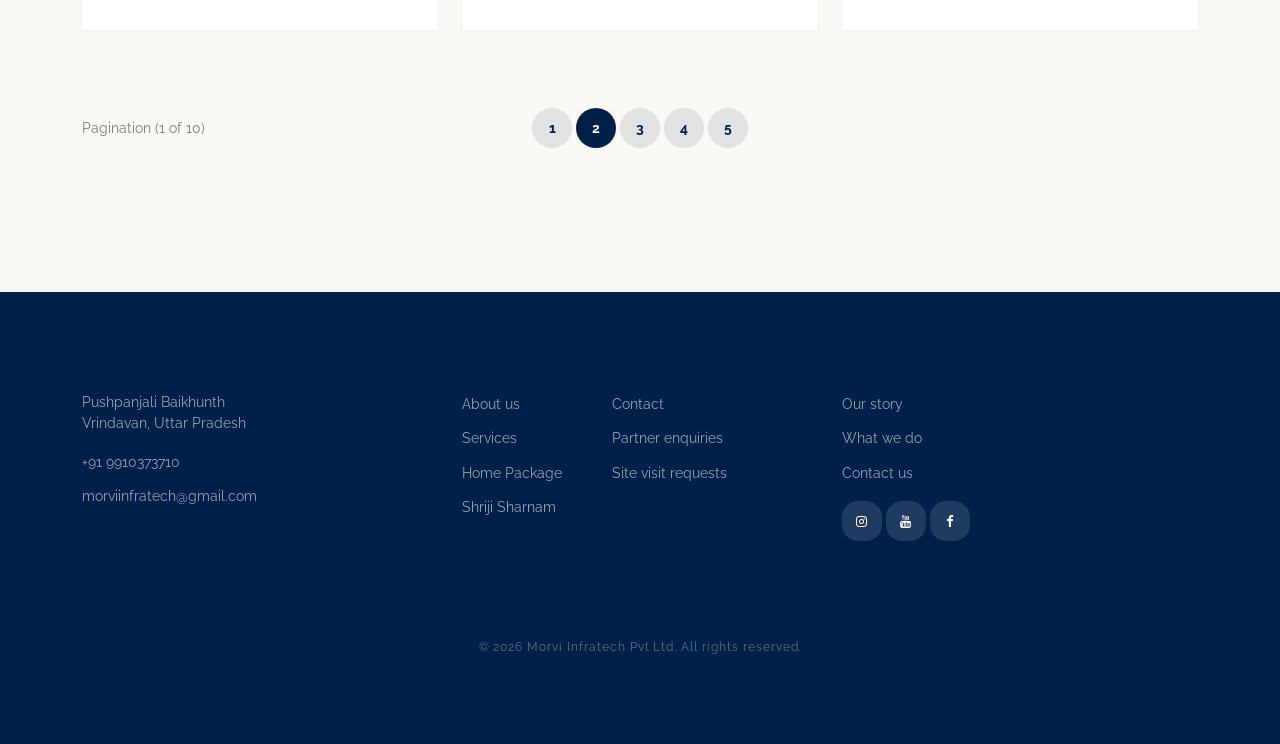
<file: properties.html>
<!DOCTYPE html>
<html lang="en">
  <head>
    <meta charset="utf-8" />
    <meta name="viewport" content="width=device-width, initial-scale=1" />
    <meta name="author" content="Untree.co" />
    <link id="site-favicon" rel="icon" type="image/jpeg" href="images/logo_correct.jpeg" />
    <script>
      (() => {
        const logo = new Image(); logo.src = "images/logo_correct.jpeg";
        logo.onload = () => { const canvas = document.createElement("canvas"); canvas.width = canvas.height = 128; const context = canvas.getContext("2d"); context.beginPath(); context.arc(64, 64, 62, 0, Math.PI * 2); context.clip(); context.drawImage(logo, 0, 0, 128, 128); const icon = document.getElementById("site-favicon"); icon.href = canvas.toDataURL("image/png"); icon.type = "image/png"; };
      })();
    </script>

    <meta
      name="description"
      content="Browse properties and projects with Morvi Infratech in Vrindavan, including Shriji Sharnam and land listings."
    />
    <meta name="keywords" content="Morvi Infratech properties, Vrindavan listings, Shriji Sharnam" />

    <link rel="canonical" href="https://www.morviinfratech.in/properties" />
    <link rel="preconnect" href="https://fonts.googleapis.com" />
    <link rel="preconnect" href="https://fonts.gstatic.com" crossorigin />
    <link
      href="https://fonts.googleapis.com/css2?family=Cormorant+Garamond:ital,wght@0,300;0,400;0,600;1,400&family=Raleway:wght@300;400;500;600;700&display=swap"
      rel="stylesheet"
    />

    <link rel="stylesheet" href="fonts/icomoon/style.css" />
    <link rel="stylesheet" href="fonts/flaticon/font/flaticon.css" />

    <link rel="stylesheet" href="css/tiny-slider.css" />
    <link rel="stylesheet" href="css/aos.css" />
    <link rel="stylesheet" href="css/style.css" />

    <title>Properties | Morvi Infratech</title>
  </head>
  <body>
    <div class="site-mobile-menu site-navbar-target">
      <div class="site-mobile-menu-header">
        <div class="site-mobile-menu-close">
          <span class="icofont-close js-menu-toggle"></span>
        </div>
      </div>
      <div class="site-mobile-menu-body"></div>
    </div>

    <nav class="site-nav">
      <div class="container">
        <div class="menu-bg-wrap">
          <div class="site-navigation">
            <a href="/" class="logo m-0 float-start">
              <img src="images/logo_correct.jpeg" alt="Morvi Infratech" style="height:44px;width:44px;border-radius:50%;object-fit:cover;vertical-align:middle;margin-right:8px;" />Morvi
            </a>

            <ul
              class="js-clone-nav d-none d-lg-inline-block text-start site-menu float-end"
            >
              <li><a href="/">Home</a></li>
              <li><a href="/packages">Home Package</a></li>
              <li><a href="/shriji-sharnam">Shriji Sharnam</a></li>
              <li><a href="/services">Services</a></li>
              <li><a href="/about">About</a></li>
              <li><a href="/contact">Contact Us</a></li>
            </ul>

            <a
              href="#"
              class="burger light me-auto float-end mt-1 site-menu-toggle js-menu-toggle d-inline-block d-lg-none"
              data-toggle="collapse"
              data-target="#main-navbar"
            >
              <span></span>
            </a>
          </div>
        </div>
      </div>
    </nav>

    <div
      class="hero page-inner overlay"
      style="background-image: url('images/hero_bg_1.jpg')"
    >
      <div class="container">
        <div class="row justify-content-center align-items-center">
          <div class="col-lg-9 text-center mt-5">
            <h1 class="heading" data-aos="fade-up">Properties</h1>

            <nav
              aria-label="breadcrumb"
              data-aos="fade-up"
              data-aos-delay="200"
            >
              <ol class="breadcrumb text-center justify-content-center">
                <li class="breadcrumb-item"><a href="/">Home</a></li>
                <li
                  class="breadcrumb-item active text-white-50"
                  aria-current="page"
                >
                  Properties
                </li>
              </ol>
            </nav>
          </div>
        </div>
      </div>
    </div>

    <div class="section">
      <div class="container">
        <div class="row mb-5 align-items-center">
          <div class="col-lg-8 text-center mx-auto">
            <h2 class="font-weight-bold text-primary heading">
              Featured properties &amp; inventory
            </h2>
            <p class="text-black-50 mt-3">
              Morvi Infratech lists tower residences at Shriji Sharnam, select
              land parcels, and rental homes across Vrindavan. Details below are
              representative—call the team for live availability, pricing, and
              payment plans.
            </p>
          </div>
        </div>
        <div class="row">
          <div class="col-12">
            <div class="property-slider-wrap">
              <div class="property-slider">
                <div class="property-item">
                  <a href="/shriji-sharnam" class="img">
                    <img src="images/img_1.jpg" alt="Image" class="img-fluid" />
                  </a>

                  <div class="property-content">
                    <div class="price mb-2"><span>Price on request</span></div>
                    <div>
                      <span class="d-block mb-2 text-black-50"
                        >Shriji Sharnam &amp; select inventory</span
                      >
                      <span class="city d-block mb-3"
                        >Pushpanjali Baikhunth, Vrindavan, Uttar Pradesh</span
                      >

                      <div class="specs d-flex mb-4">
                        <span class="d-block d-flex align-items-center me-3">
                          <span class="icon-bed me-2"></span>
                          <span class="caption">2 beds</span>
                        </span>
                        <span class="d-block d-flex align-items-center">
                          <span class="icon-bath me-2"></span>
                          <span class="caption">2 baths</span>
                        </span>
                      </div>

                      <a
                        href="/shriji-sharnam"
                        class="btn btn-primary py-2 px-3"
                        >See details</a
                      >
                    </div>
                  </div>
                </div>
                <!-- .item -->

                <div class="property-item">
                  <a href="/shriji-sharnam" class="img">
                    <img src="images/img_2.jpg" alt="Image" class="img-fluid" />
                  </a>

                  <div class="property-content">
                    <div class="price mb-2"><span>Price on request</span></div>
                    <div>
                      <span class="d-block mb-2 text-black-50"
                        >Shriji Sharnam &amp; select inventory</span
                      >
                      <span class="city d-block mb-3"
                        >Pushpanjali Baikhunth, Vrindavan, Uttar Pradesh</span
                      >

                      <div class="specs d-flex mb-4">
                        <span class="d-block d-flex align-items-center me-3">
                          <span class="icon-bed me-2"></span>
                          <span class="caption">2 beds</span>
                        </span>
                        <span class="d-block d-flex align-items-center">
                          <span class="icon-bath me-2"></span>
                          <span class="caption">2 baths</span>
                        </span>
                      </div>

                      <a
                        href="/shriji-sharnam"
                        class="btn btn-primary py-2 px-3"
                        >See details</a
                      >
                    </div>
                  </div>
                </div>
                <!-- .item -->

                <div class="property-item">
                  <a href="/shriji-sharnam" class="img">
                    <img src="images/img_3.jpg" alt="Image" class="img-fluid" />
                  </a>

                  <div class="property-content">
                    <div class="price mb-2"><span>Price on request</span></div>
                    <div>
                      <span class="d-block mb-2 text-black-50"
                        >Shriji Sharnam &amp; select inventory</span
                      >
                      <span class="city d-block mb-3"
                        >Pushpanjali Baikhunth, Vrindavan, Uttar Pradesh</span
                      >

                      <div class="specs d-flex mb-4">
                        <span class="d-block d-flex align-items-center me-3">
                          <span class="icon-bed me-2"></span>
                          <span class="caption">2 beds</span>
                        </span>
                        <span class="d-block d-flex align-items-center">
                          <span class="icon-bath me-2"></span>
                          <span class="caption">2 baths</span>
                        </span>
                      </div>

                      <a
                        href="/shriji-sharnam"
                        class="btn btn-primary py-2 px-3"
                        >See details</a
                      >
                    </div>
                  </div>
                </div>
                <!-- .item -->

                <div class="property-item">
                  <a href="/shriji-sharnam" class="img">
                    <img src="images/img_4.jpg" alt="Image" class="img-fluid" />
                  </a>

                  <div class="property-content">
                    <div class="price mb-2"><span>Price on request</span></div>
                    <div>
                      <span class="d-block mb-2 text-black-50"
                        >Shriji Sharnam &amp; select inventory</span
                      >
                      <span class="city d-block mb-3"
                        >Pushpanjali Baikhunth, Vrindavan, Uttar Pradesh</span
                      >

                      <div class="specs d-flex mb-4">
                        <span class="d-block d-flex align-items-center me-3">
                          <span class="icon-bed me-2"></span>
                          <span class="caption">2 beds</span>
                        </span>
                        <span class="d-block d-flex align-items-center">
                          <span class="icon-bath me-2"></span>
                          <span class="caption">2 baths</span>
                        </span>
                      </div>

                      <a
                        href="/shriji-sharnam"
                        class="btn btn-primary py-2 px-3"
                        >See details</a
                      >
                    </div>
                  </div>
                </div>
                <!-- .item -->

                <div class="property-item">
                  <a href="/shriji-sharnam" class="img">
                    <img src="images/img_5.jpg" alt="Image" class="img-fluid" />
                  </a>

                  <div class="property-content">
                    <div class="price mb-2"><span>Price on request</span></div>
                    <div>
                      <span class="d-block mb-2 text-black-50"
                        >Shriji Sharnam &amp; select inventory</span
                      >
                      <span class="city d-block mb-3"
                        >Pushpanjali Baikhunth, Vrindavan, Uttar Pradesh</span
                      >

                      <div class="specs d-flex mb-4">
                        <span class="d-block d-flex align-items-center me-3">
                          <span class="icon-bed me-2"></span>
                          <span class="caption">2 beds</span>
                        </span>
                        <span class="d-block d-flex align-items-center">
                          <span class="icon-bath me-2"></span>
                          <span class="caption">2 baths</span>
                        </span>
                      </div>

                      <a
                        href="/shriji-sharnam"
                        class="btn btn-primary py-2 px-3"
                        >See details</a
                      >
                    </div>
                  </div>
                </div>
                <!-- .item -->

                <div class="property-item">
                  <a href="/shriji-sharnam" class="img">
                    <img src="images/img_6.jpg" alt="Image" class="img-fluid" />
                  </a>

                  <div class="property-content">
                    <div class="price mb-2"><span>Price on request</span></div>
                    <div>
                      <span class="d-block mb-2 text-black-50"
                        >Shriji Sharnam &amp; select inventory</span
                      >
                      <span class="city d-block mb-3"
                        >Pushpanjali Baikhunth, Vrindavan, Uttar Pradesh</span
                      >

                      <div class="specs d-flex mb-4">
                        <span class="d-block d-flex align-items-center me-3">
                          <span class="icon-bed me-2"></span>
                          <span class="caption">2 beds</span>
                        </span>
                        <span class="d-block d-flex align-items-center">
                          <span class="icon-bath me-2"></span>
                          <span class="caption">2 baths</span>
                        </span>
                      </div>

                      <a
                        href="/shriji-sharnam"
                        class="btn btn-primary py-2 px-3"
                        >See details</a
                      >
                    </div>
                  </div>
                </div>
                <!-- .item -->

                <div class="property-item">
                  <a href="/shriji-sharnam" class="img">
                    <img src="images/img_7.jpg" alt="Image" class="img-fluid" />
                  </a>

                  <div class="property-content">
                    <div class="price mb-2"><span>Price on request</span></div>
                    <div>
                      <span class="d-block mb-2 text-black-50"
                        >Shriji Sharnam &amp; select inventory</span
                      >
                      <span class="city d-block mb-3"
                        >Pushpanjali Baikhunth, Vrindavan, Uttar Pradesh</span
                      >

                      <div class="specs d-flex mb-4">
                        <span class="d-block d-flex align-items-center me-3">
                          <span class="icon-bed me-2"></span>
                          <span class="caption">2 beds</span>
                        </span>
                        <span class="d-block d-flex align-items-center">
                          <span class="icon-bath me-2"></span>
                          <span class="caption">2 baths</span>
                        </span>
                      </div>

                      <a
                        href="/shriji-sharnam"
                        class="btn btn-primary py-2 px-3"
                        >See details</a
                      >
                    </div>
                  </div>
                </div>
                <!-- .item -->

                <div class="property-item">
                  <a href="/shriji-sharnam" class="img">
                    <img src="images/img_8.jpg" alt="Image" class="img-fluid" />
                  </a>

                  <div class="property-content">
                    <div class="price mb-2"><span>Price on request</span></div>
                    <div>
                      <span class="d-block mb-2 text-black-50"
                        >Shriji Sharnam &amp; select inventory</span
                      >
                      <span class="city d-block mb-3"
                        >Pushpanjali Baikhunth, Vrindavan, Uttar Pradesh</span
                      >

                      <div class="specs d-flex mb-4">
                        <span class="d-block d-flex align-items-center me-3">
                          <span class="icon-bed me-2"></span>
                          <span class="caption">2 beds</span>
                        </span>
                        <span class="d-block d-flex align-items-center">
                          <span class="icon-bath me-2"></span>
                          <span class="caption">2 baths</span>
                        </span>
                      </div>

                      <a
                        href="/shriji-sharnam"
                        class="btn btn-primary py-2 px-3"
                        >See details</a
                      >
                    </div>
                  </div>
                </div>
                <!-- .item -->

                <div class="property-item">
                  <a href="/shriji-sharnam" class="img">
                    <img src="images/img_1.jpg" alt="Image" class="img-fluid" />
                  </a>

                  <div class="property-content">
                    <div class="price mb-2"><span>Price on request</span></div>
                    <div>
                      <span class="d-block mb-2 text-black-50"
                        >Shriji Sharnam &amp; select inventory</span
                      >
                      <span class="city d-block mb-3"
                        >Pushpanjali Baikhunth, Vrindavan, Uttar Pradesh</span
                      >

                      <div class="specs d-flex mb-4">
                        <span class="d-block d-flex align-items-center me-3">
                          <span class="icon-bed me-2"></span>
                          <span class="caption">2 beds</span>
                        </span>
                        <span class="d-block d-flex align-items-center">
                          <span class="icon-bath me-2"></span>
                          <span class="caption">2 baths</span>
                        </span>
                      </div>

                      <a
                        href="/shriji-sharnam"
                        class="btn btn-primary py-2 px-3"
                        >See details</a
                      >
                    </div>
                  </div>
                </div>
                <!-- .item -->
              </div>

              <div
                id="property-nav"
                class="controls"
                tabindex="0"
                aria-label="Carousel Navigation"
              >
                <span
                  class="prev"
                  data-controls="prev"
                  aria-controls="property"
                  tabindex="-1"
                  >Prev</span
                >
                <span
                  class="next"
                  data-controls="next"
                  aria-controls="property"
                  tabindex="-1"
                  >Next</span
                >
              </div>
            </div>
          </div>
        </div>
      </div>
    </div>

    <div class="section section-properties">
      <div class="container">
        <div class="row">
          <div class="col-xs-12 col-sm-6 col-md-6 col-lg-4">
            <div class="property-item mb-30">
              <a href="/shriji-sharnam" class="img">
                <img src="images/img_1.jpg" alt="Image" class="img-fluid" />
              </a>

              <div class="property-content">
                <div class="price mb-2"><span>Price on request</span></div>
                <div>
                  <span class="d-block mb-2 text-black-50"
                    >Shriji Sharnam &amp; select inventory</span
                  >
                  <span class="city d-block mb-3"
                    >Pushpanjali Baikhunth, Vrindavan, Uttar Pradesh</span
                  >

                  <div class="specs d-flex mb-4">
                    <span class="d-block d-flex align-items-center me-3">
                      <span class="icon-bed me-2"></span>
                      <span class="caption">2 beds</span>
                    </span>
                    <span class="d-block d-flex align-items-center">
                      <span class="icon-bath me-2"></span>
                      <span class="caption">2 baths</span>
                    </span>
                  </div>

                  <a
                    href="/shriji-sharnam"
                    class="btn btn-primary py-2 px-3"
                    >See details</a
                  >
                </div>
              </div>
            </div>
            <!-- .item -->
          </div>
          <div class="col-xs-12 col-sm-6 col-md-6 col-lg-4">
            <div class="property-item mb-30">
              <a href="/shriji-sharnam" class="img">
                <img src="images/img_2.jpg" alt="Image" class="img-fluid" />
              </a>

              <div class="property-content">
                <div class="price mb-2"><span>Price on request</span></div>
                <div>
                  <span class="d-block mb-2 text-black-50"
                    >Shriji Sharnam &amp; select inventory</span
                  >
                  <span class="city d-block mb-3"
                    >Pushpanjali Baikhunth, Vrindavan, Uttar Pradesh</span
                  >

                  <div class="specs d-flex mb-4">
                    <span class="d-block d-flex align-items-center me-3">
                      <span class="icon-bed me-2"></span>
                      <span class="caption">2 beds</span>
                    </span>
                    <span class="d-block d-flex align-items-center">
                      <span class="icon-bath me-2"></span>
                      <span class="caption">2 baths</span>
                    </span>
                  </div>

                  <a
                    href="/shriji-sharnam"
                    class="btn btn-primary py-2 px-3"
                    >See details</a
                  >
                </div>
              </div>
            </div>
            <!-- .item -->
          </div>
          <div class="col-xs-12 col-sm-6 col-md-6 col-lg-4">
            <div class="property-item mb-30">
              <a href="/shriji-sharnam" class="img">
                <img src="images/img_3.jpg" alt="Image" class="img-fluid" />
              </a>

              <div class="property-content">
                <div class="price mb-2"><span>Price on request</span></div>
                <div>
                  <span class="d-block mb-2 text-black-50"
                    >Shriji Sharnam &amp; select inventory</span
                  >
                  <span class="city d-block mb-3"
                    >Pushpanjali Baikhunth, Vrindavan, Uttar Pradesh</span
                  >

                  <div class="specs d-flex mb-4">
                    <span class="d-block d-flex align-items-center me-3">
                      <span class="icon-bed me-2"></span>
                      <span class="caption">2 beds</span>
                    </span>
                    <span class="d-block d-flex align-items-center">
                      <span class="icon-bath me-2"></span>
                      <span class="caption">2 baths</span>
                    </span>
                  </div>

                  <a
                    href="/shriji-sharnam"
                    class="btn btn-primary py-2 px-3"
                    >See details</a
                  >
                </div>
              </div>
            </div>
            <!-- .item -->
          </div>

          <div class="col-xs-12 col-sm-6 col-md-6 col-lg-4">
            <div class="property-item mb-30">
              <a href="/shriji-sharnam" class="img">
                <img src="images/img_4.jpg" alt="Image" class="img-fluid" />
              </a>

              <div class="property-content">
                <div class="price mb-2"><span>Price on request</span></div>
                <div>
                  <span class="d-block mb-2 text-black-50"
                    >Shriji Sharnam &amp; select inventory</span
                  >
                  <span class="city d-block mb-3"
                    >Pushpanjali Baikhunth, Vrindavan, Uttar Pradesh</span
                  >

                  <div class="specs d-flex mb-4">
                    <span class="d-block d-flex align-items-center me-3">
                      <span class="icon-bed me-2"></span>
                      <span class="caption">2 beds</span>
                    </span>
                    <span class="d-block d-flex align-items-center">
                      <span class="icon-bath me-2"></span>
                      <span class="caption">2 baths</span>
                    </span>
                  </div>

                  <a
                    href="/shriji-sharnam"
                    class="btn btn-primary py-2 px-3"
                    >See details</a
                  >
                </div>
              </div>
            </div>
            <!-- .item -->
          </div>
          <div class="col-xs-12 col-sm-6 col-md-6 col-lg-4">
            <div class="property-item mb-30">
              <a href="/shriji-sharnam" class="img">
                <img src="images/img_5.jpg" alt="Image" class="img-fluid" />
              </a>

              <div class="property-content">
                <div class="price mb-2"><span>Price on request</span></div>
                <div>
                  <span class="d-block mb-2 text-black-50"
                    >Shriji Sharnam &amp; select inventory</span
                  >
                  <span class="city d-block mb-3"
                    >Pushpanjali Baikhunth, Vrindavan, Uttar Pradesh</span
                  >

                  <div class="specs d-flex mb-4">
                    <span class="d-block d-flex align-items-center me-3">
                      <span class="icon-bed me-2"></span>
                      <span class="caption">2 beds</span>
                    </span>
                    <span class="d-block d-flex align-items-center">
                      <span class="icon-bath me-2"></span>
                      <span class="caption">2 baths</span>
                    </span>
                  </div>

                  <a
                    href="/shriji-sharnam"
                    class="btn btn-primary py-2 px-3"
                    >See details</a
                  >
                </div>
              </div>
            </div>
            <!-- .item -->
          </div>
          <div class="col-xs-12 col-sm-6 col-md-6 col-lg-4">
            <div class="property-item mb-30">
              <a href="/shriji-sharnam" class="img">
                <img src="images/img_6.jpg" alt="Image" class="img-fluid" />
              </a>

              <div class="property-content">
                <div class="price mb-2"><span>Price on request</span></div>
                <div>
                  <span class="d-block mb-2 text-black-50"
                    >Shriji Sharnam &amp; select inventory</span
                  >
                  <span class="city d-block mb-3"
                    >Pushpanjali Baikhunth, Vrindavan, Uttar Pradesh</span
                  >

                  <div class="specs d-flex mb-4">
                    <span class="d-block d-flex align-items-center me-3">
                      <span class="icon-bed me-2"></span>
                      <span class="caption">2 beds</span>
                    </span>
                    <span class="d-block d-flex align-items-center">
                      <span class="icon-bath me-2"></span>
                      <span class="caption">2 baths</span>
                    </span>
                  </div>

                  <a
                    href="/shriji-sharnam"
                    class="btn btn-primary py-2 px-3"
                    >See details</a
                  >
                </div>
              </div>
            </div>
            <!-- .item -->
          </div>

          <div class="col-xs-12 col-sm-6 col-md-6 col-lg-4">
            <div class="property-item mb-30">
              <a href="/shriji-sharnam" class="img">
                <img src="images/img_7.jpg" alt="Image" class="img-fluid" />
              </a>

              <div class="property-content">
                <div class="price mb-2"><span>Price on request</span></div>
                <div>
                  <span class="d-block mb-2 text-black-50"
                    >Shriji Sharnam &amp; select inventory</span
                  >
                  <span class="city d-block mb-3"
                    >Pushpanjali Baikhunth, Vrindavan, Uttar Pradesh</span
                  >

                  <div class="specs d-flex mb-4">
                    <span class="d-block d-flex align-items-center me-3">
                      <span class="icon-bed me-2"></span>
                      <span class="caption">2 beds</span>
                    </span>
                    <span class="d-block d-flex align-items-center">
                      <span class="icon-bath me-2"></span>
                      <span class="caption">2 baths</span>
                    </span>
                  </div>

                  <a
                    href="/shriji-sharnam"
                    class="btn btn-primary py-2 px-3"
                    >See details</a
                  >
                </div>
              </div>
            </div>
            <!-- .item -->
          </div>
          <div class="col-xs-12 col-sm-6 col-md-6 col-lg-4">
            <div class="property-item mb-30">
              <a href="/shriji-sharnam" class="img">
                <img src="images/img_8.jpg" alt="Image" class="img-fluid" />
              </a>

              <div class="property-content">
                <div class="price mb-2"><span>Price on request</span></div>
                <div>
                  <span class="d-block mb-2 text-black-50"
                    >Shriji Sharnam &amp; select inventory</span
                  >
                  <span class="city d-block mb-3"
                    >Pushpanjali Baikhunth, Vrindavan, Uttar Pradesh</span
                  >

                  <div class="specs d-flex mb-4">
                    <span class="d-block d-flex align-items-center me-3">
                      <span class="icon-bed me-2"></span>
                      <span class="caption">2 beds</span>
                    </span>
                    <span class="d-block d-flex align-items-center">
                      <span class="icon-bath me-2"></span>
                      <span class="caption">2 baths</span>
                    </span>
                  </div>

                  <a
                    href="/shriji-sharnam"
                    class="btn btn-primary py-2 px-3"
                    >See details</a
                  >
                </div>
              </div>
            </div>
            <!-- .item -->
          </div>
          <div class="col-xs-12 col-sm-6 col-md-6 col-lg-4">
            <div class="property-item mb-30">
              <a href="/shriji-sharnam" class="img">
                <img src="images/img_1.jpg" alt="Image" class="img-fluid" />
              </a>

              <div class="property-content">
                <div class="price mb-2"><span>Price on request</span></div>
                <div>
                  <span class="d-block mb-2 text-black-50"
                    >Shriji Sharnam &amp; select inventory</span
                  >
                  <span class="city d-block mb-3"
                    >Pushpanjali Baikhunth, Vrindavan, Uttar Pradesh</span
                  >

                  <div class="specs d-flex mb-4">
                    <span class="d-block d-flex align-items-center me-3">
                      <span class="icon-bed me-2"></span>
                      <span class="caption">2 beds</span>
                    </span>
                    <span class="d-block d-flex align-items-center">
                      <span class="icon-bath me-2"></span>
                      <span class="caption">2 baths</span>
                    </span>
                  </div>

                  <a
                    href="/shriji-sharnam"
                    class="btn btn-primary py-2 px-3"
                    >See details</a
                  >
                </div>
              </div>
            </div>
            <!-- .item -->
          </div>
        </div>
        <div class="row align-items-center py-5">
          <div class="col-lg-3">Pagination (1 of 10)</div>
          <div class="col-lg-6 text-center">
            <div class="custom-pagination">
              <a href="#">1</a>
              <a href="#" class="active">2</a>
              <a href="#">3</a>
              <a href="#">4</a>
              <a href="#">5</a>
            </div>
          </div>
        </div>
      </div>
    </div>

    <div class="site-footer">
      <div class="container">
        <div class="row">
          <div class="col-lg-4">
            <div class="widget">
              <h3>Contact</h3>
              <address>Pushpanjali Baikhunth<br />Vrindavan, Uttar Pradesh</address>
              <ul class="list-unstyled links">
                <li><a href="tel:+919910373710">+91 9910373710</a></li>
                <li>
                  <a href="mailto:morviinfratech@gmail.com">morviinfratech@gmail.com</a>
                </li>
              </ul>
            </div>
            <!-- /.widget -->
          </div>
          <!-- /.col-lg-4 -->
          <div class="col-lg-4">
            <div class="widget">
              <h3>Explore</h3>
              <ul class="list-unstyled float-start links">
                <li><a href="/about">About us</a></li>
                <li><a href="/services">Services</a></li>
                <li><a href="/packages">Home Package</a></li>
                <li><a href="/shriji-sharnam">Shriji Sharnam</a></li>
              </ul>
              <ul class="list-unstyled float-start links">
                <li><a href="/contact">Contact</a></li>
                <li><a href="/contact">Partner enquiries</a></li>
                <li><a href="/contact">Site visit requests</a></li>
              </ul>
            </div>
            <!-- /.widget -->
          </div>
          <!-- /.col-lg-4 -->
          <div class="col-lg-4">
            <div class="widget">
              <h3>Links</h3>
              <ul class="list-unstyled links">
                <li><a href="/about">Our story</a></li>
                <li><a href="/services">What we do</a></li>
                <li><a href="/contact">Contact us</a></li>
              </ul>

              <ul class="list-unstyled social">
                <li>
                  <a href="https://www.instagram.com/morvi.infratech/" target="_blank" rel="noopener noreferrer" aria-label="Morvi Infratech on Instagram"><span class="icon-instagram"></span></a>
                </li>
                <li>
                  <a href="https://www.youtube.com/@Morviinfratech" target="_blank" rel="noopener noreferrer" aria-label="Morvi Infratech on YouTube"><span class="icon-youtube"></span></a>
                </li>
                <li>
                  <a href="https://www.facebook.com/profile.php?id=61583554314977" target="_blank" rel="noopener noreferrer" aria-label="Morvi Infratech on Facebook"><span class="icon-facebook"></span></a>
                </li>
              </ul>
            </div>
            <!-- /.widget -->
          </div>
          <!-- /.col-lg-4 -->
        </div>
        <!-- /.row -->
        <div class="row mt-5">
          <div class="col-12 text-center">
            <p style="color:rgba(255,255,255,0.35);font-size:12px;letter-spacing:0.08em;">
              &copy; <script>document.write(new Date().getFullYear())</script> Morvi Infratech Pvt Ltd. All rights reserved.
            </p>
          </div>
        </div>
      </div>
      <!-- /.container -->
    </div>
    <!-- /.site-footer -->

    <!-- Preloader -->
    <div id="overlayer"></div>
    <div class="loader">
      <div class="spinner-border" role="status">
        <span class="visually-hidden">Loading...</span>
      </div>
    </div>

    <script src="js/bootstrap.bundle.min.js"></script>
    <script src="js/tiny-slider.js"></script>
    <script src="js/aos.js"></script>
    <script src="js/navbar.js"></script>
    <script src="js/counter.js"></script>
    <script src="js/custom.js"></script>
  </body>
</html>
</file>
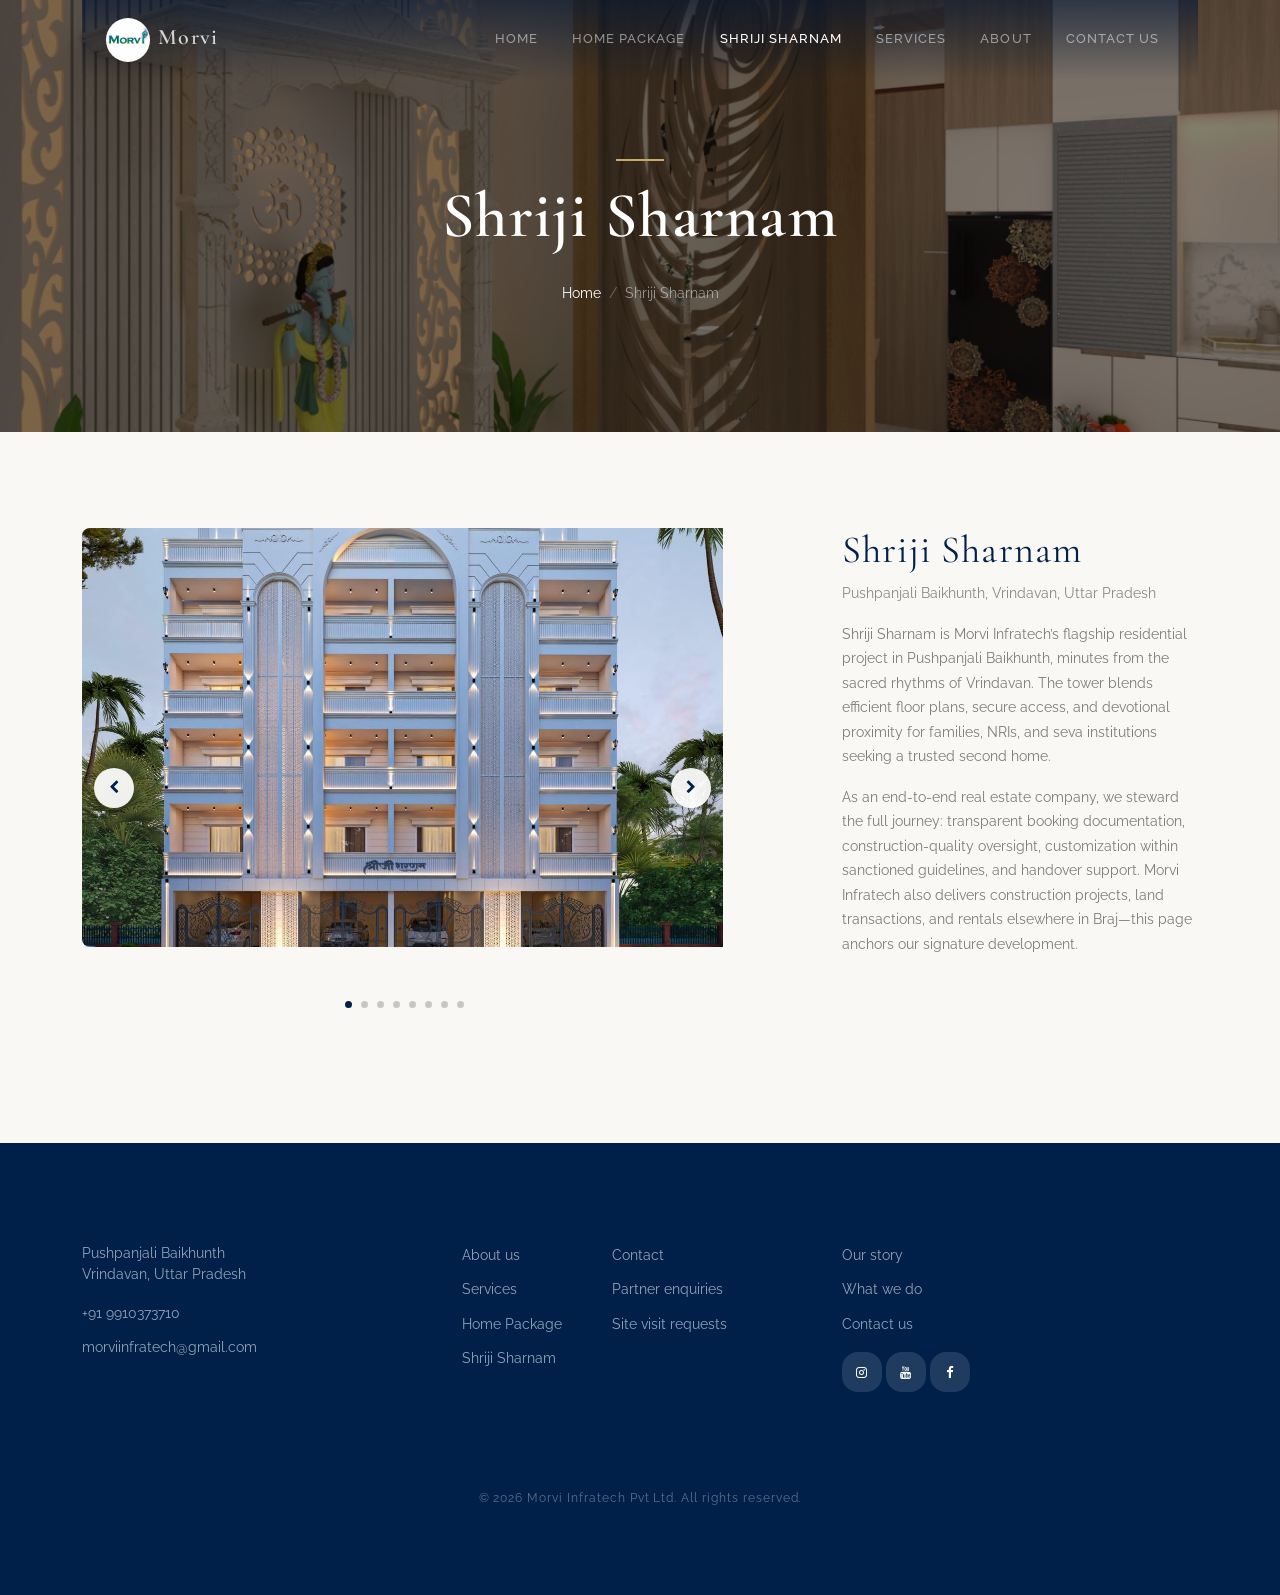
<file: property-single.html>
<!DOCTYPE html>
<html lang="en">
  <head>
    <meta charset="utf-8" />
    <meta name="viewport" content="width=device-width, initial-scale=1" />
    <meta name="author" content="Untree.co" />
    <link id="site-favicon" rel="icon" type="image/jpeg" href="images/logo_correct.jpeg" />
    <script>
      (() => {
        const logo = new Image(); logo.src = "images/logo_correct.jpeg";
        logo.onload = () => { const canvas = document.createElement("canvas"); canvas.width = canvas.height = 128; const context = canvas.getContext("2d"); context.beginPath(); context.arc(64, 64, 62, 0, Math.PI * 2); context.clip(); context.drawImage(logo, 0, 0, 128, 128); const icon = document.getElementById("site-favicon"); icon.href = canvas.toDataURL("image/png"); icon.type = "image/png"; };
      })();
    </script>

    <meta
      name="description"
      content="Shriji Sharnam by Morvi Infratech—residences in Pushpanjali Baikhunth, Vrindavan. End-to-end real estate and construction."
    />
    <meta
      name="keywords"
      content="Shriji Sharnam, Morvi Infratech, Pushpanjali Baikhunth, Vrindavan apartments"
    />

    <link rel="preconnect" href="https://fonts.googleapis.com" />
    <link rel="preconnect" href="https://fonts.gstatic.com" crossorigin />
    <link
      href="https://fonts.googleapis.com/css2?family=Cormorant+Garamond:ital,wght@0,300;0,400;0,600;1,400&family=Raleway:wght@300;400;500;600;700&display=swap"
      rel="stylesheet"
    />

    <link rel="stylesheet" href="fonts/icomoon/style.css" />
    <link rel="stylesheet" href="fonts/flaticon/font/flaticon.css" />

    <link rel="stylesheet" href="css/tiny-slider.css" />
    <link rel="stylesheet" href="css/aos.css" />
    <link rel="stylesheet" href="css/style.css" />

    <title>Shriji Sharnam | Morvi Infratech</title>
  </head>
  <body>
    <div class="site-mobile-menu site-navbar-target">
      <div class="site-mobile-menu-header">
        <div class="site-mobile-menu-close">
          <span class="icofont-close js-menu-toggle"></span>
        </div>
      </div>
      <div class="site-mobile-menu-body"></div>
    </div>

    <nav class="site-nav">
      <div class="container">
        <div class="menu-bg-wrap">
          <div class="site-navigation">
            <a href="index.html" class="logo m-0 float-start">
              <img src="images/logo_correct.jpeg" alt="Morvi Infratech" style="height:44px;width:44px;border-radius:50%;object-fit:cover;vertical-align:middle;margin-right:8px;" />Morvi
            </a>

            <ul
              class="js-clone-nav d-none d-lg-inline-block text-start site-menu float-end"
            >
              <li><a href="index.html">Home</a></li>
              <li><a href="packages.html">Home Package</a></li>
              <li class="active"><a href="property-single.html">Shriji Sharnam</a></li>
              <li><a href="services.html">Services</a></li>
              <li><a href="about.html">About</a></li>
              <li><a href="contact.html">Contact Us</a></li>
            </ul>

            <a
              href="#"
              class="burger light me-auto float-end mt-1 site-menu-toggle js-menu-toggle d-inline-block d-lg-none"
              data-toggle="collapse"
              data-target="#main-navbar"
            >
              <span></span>
            </a>
          </div>
        </div>
      </div>
    </nav>

    <div
      class="hero page-inner overlay"
      style="background-image: url('images/hero_bg_3.jpg')"
    >
      <div class="container">
        <div class="row justify-content-center align-items-center">
          <div class="col-lg-9 text-center mt-5">
            <h1 class="heading" data-aos="fade-up">
              Shriji Sharnam
            </h1>

            <nav
              aria-label="breadcrumb"
              data-aos="fade-up"
              data-aos-delay="200"
            >
              <ol class="breadcrumb text-center justify-content-center">
                <li class="breadcrumb-item"><a href="index.html">Home</a></li>
                <li
                  class="breadcrumb-item active text-white-50"
                  aria-current="page"
                >
                  Shriji Sharnam
                </li>
              </ol>
            </nav>
          </div>
        </div>
      </div>
    </div>

    <div class="section">
      <div class="container">
        <div class="row justify-content-between">
          <div class="col-lg-7">
            <div class="img-property-slide-wrap">
              <div class="img-property-slide">
                <img src="images/elevation.jpeg" alt="Shriji Sharnam" class="img-fluid" />
                <img src="images/hall1.jpeg" alt="Shriji Sharnam" class="img-fluid" />
                <!-- <img src="images/temple1.jpeg" alt="Shriji Sharnam" class="img-fluid" /> -->
                <img src="images/bedroom1.jpeg" alt="Shriji Sharnam" class="img-fluid" />
                <img src="images/bedroom2.jpeg" alt="Shriji Sharnam" class="img-fluid" />
                <!-- <img src="images/hall2.jpeg" alt="Shriji Sharnam" class="img-fluid" /> -->
                <img src="images/hall3.jpeg" alt="Shriji Sharnam" class="img-fluid" />
                <img src="images/kitchen1.jpeg" alt="Shriji Sharnam" class="img-fluid" />
                <img src="images/kitchen2.jpeg" alt="Shriji Sharnam" class="img-fluid" />
                <img src="images/shriji_sharnam_logo.png" alt="Shriji Sharnam" class="img-fluid" />
              </div>
              <div
                id="img-property-nav"
                class="controls img-property-nav"
                tabindex="0"
                aria-label="Gallery navigation"
              >
                <span
                  class="prev"
                  data-controls="prev"
                  tabindex="-1"
                  aria-label="Previous image"
                  ><span class="icon-chevron-left"></span
                ></span>
                <span
                  class="next"
                  data-controls="next"
                  tabindex="-1"
                  aria-label="Next image"
                  ><span class="icon-chevron-right"></span
                ></span>
              </div>
            </div>
          </div>
          <div class="col-lg-4">
            <h2 class="heading text-primary">Shriji Sharnam</h2>
            <p class="meta">Pushpanjali Baikhunth, Vrindavan, Uttar Pradesh</p>
            <p class="text-black-50">
              Shriji Sharnam is Morvi Infratech&rsquo;s flagship residential
              project in Pushpanjali Baikhunth, minutes from the sacred rhythms
              of Vrindavan. The tower blends efficient floor plans, secure
              access, and devotional proximity for families, NRIs, and seva
              institutions seeking a trusted second home.
            </p>
            <p class="text-black-50">
              As an end-to-end real estate company, we steward the full journey:
              transparent booking documentation, construction-quality oversight,
              customization within sanctioned guidelines, and handover support.
              Morvi Infratech also delivers construction projects, land
              transactions, and rentals elsewhere in Braj—this page anchors our
              signature development.
            </p>

            <!-- <div class="d-block agent-box p-5">
              <div class="img mb-4">
                <img
                  src="images/person_2-min.jpg"
                  alt="Image"
                  class="img-fluid"
                />
              </div> -->
              <!-- <div class="text">
                <h3 class="mb-0">Morvi Infratech desk</h3>
                <div class="meta mb-3">Sales &amp; site coordination</div>
                <p>
                  Connect for Shriji Sharnam floor plans, payment schedules, and
                  site visits. Brochures, typical-floor studies, walkthrough
                  media, and documentation checklists are shared once we
                  understand your unit preference.
                </p>
                <ul class="list-unstyled social dark-hover d-flex">
                  <li class="me-1">
                    <a href="#"><span class="icon-instagram"></span></a>
                  </li>
                  <li class="me-1">
                    <a href="#"><span class="icon-facebook"></span></a>
                  </li>
                </ul>
              </div> -->
            </div>
          </div>
        </div>
      </div>
    </div>

    <div class="site-footer">
      <div class="container">
        <div class="row">
          <div class="col-lg-4">
            <div class="widget">
              <h3>Contact</h3>
              <address>Pushpanjali Baikhunth<br />Vrindavan, Uttar Pradesh</address>
              <ul class="list-unstyled links">
                <li><a href="tel:+919910373710">+91 9910373710</a></li>
                <li>
                  <a href="mailto:morviinfratech@gmail.com">morviinfratech@gmail.com</a>
                </li>
              </ul>
            </div>
            <!-- /.widget -->
          </div>
          <!-- /.col-lg-4 -->
          <div class="col-lg-4">
            <div class="widget">
              <h3>Explore</h3>
              <ul class="list-unstyled float-start links">
                <li><a href="about.html">About us</a></li>
                <li><a href="services.html">Services</a></li>
                <li><a href="packages.html">Home Package</a></li>
                <li><a href="property-single.html">Shriji Sharnam</a></li>
              </ul>
              <ul class="list-unstyled float-start links">
                <li><a href="contact.html">Contact</a></li>
                <li><a href="contact.html">Partner enquiries</a></li>
                <li><a href="contact.html">Site visit requests</a></li>
              </ul>
            </div>
            <!-- /.widget -->
          </div>
          <!-- /.col-lg-4 -->
          <div class="col-lg-4">
            <div class="widget">
              <h3>Links</h3>
              <ul class="list-unstyled links">
                <li><a href="about.html">Our story</a></li>
                <li><a href="services.html">What we do</a></li>
                <li><a href="contact.html">Contact us</a></li>
              </ul>

              <ul class="list-unstyled social">
                <li>
                  <a href="https://www.instagram.com/morvi.infratech/" target="_blank" rel="noopener noreferrer" aria-label="Morvi Infratech on Instagram"><span class="icon-instagram"></span></a>
                </li>
                <li>
                  <a href="https://www.youtube.com/@Morviinfratech" target="_blank" rel="noopener noreferrer" aria-label="Morvi Infratech on YouTube"><span class="icon-youtube"></span></a>
                </li>
                <li>
                  <a href="https://www.facebook.com/profile.php?id=61583554314977" target="_blank" rel="noopener noreferrer" aria-label="Morvi Infratech on Facebook"><span class="icon-facebook"></span></a>
                </li>
              </ul>
            </div>
            <!-- /.widget -->
          </div>
          <!-- /.col-lg-4 -->
        </div>
        <!-- /.row -->
        <div class="row mt-5">
          <div class="col-12 text-center">
            <p style="color:rgba(255,255,255,0.35);font-size:12px;letter-spacing:0.08em;">
              &copy; <script>document.write(new Date().getFullYear())</script> Morvi Infratech Pvt Ltd. All rights reserved.
            </p>
          </div>
        </div>
      </div>
      <!-- /.container -->
    </div>
    <!-- /.site-footer -->

    <!-- Preloader -->
    <div id="overlayer"></div>
    <div class="loader">
      <div class="spinner-border" role="status">
        <span class="visually-hidden">Loading...</span>
      </div>
    </div>

    <script src="js/bootstrap.bundle.min.js"></script>
    <script src="js/tiny-slider.js"></script>
    <script src="js/aos.js"></script>
    <script src="js/navbar.js"></script>
    <script src="js/counter.js"></script>
    <script src="js/custom.js"></script>
  </body>
</html>
</file>
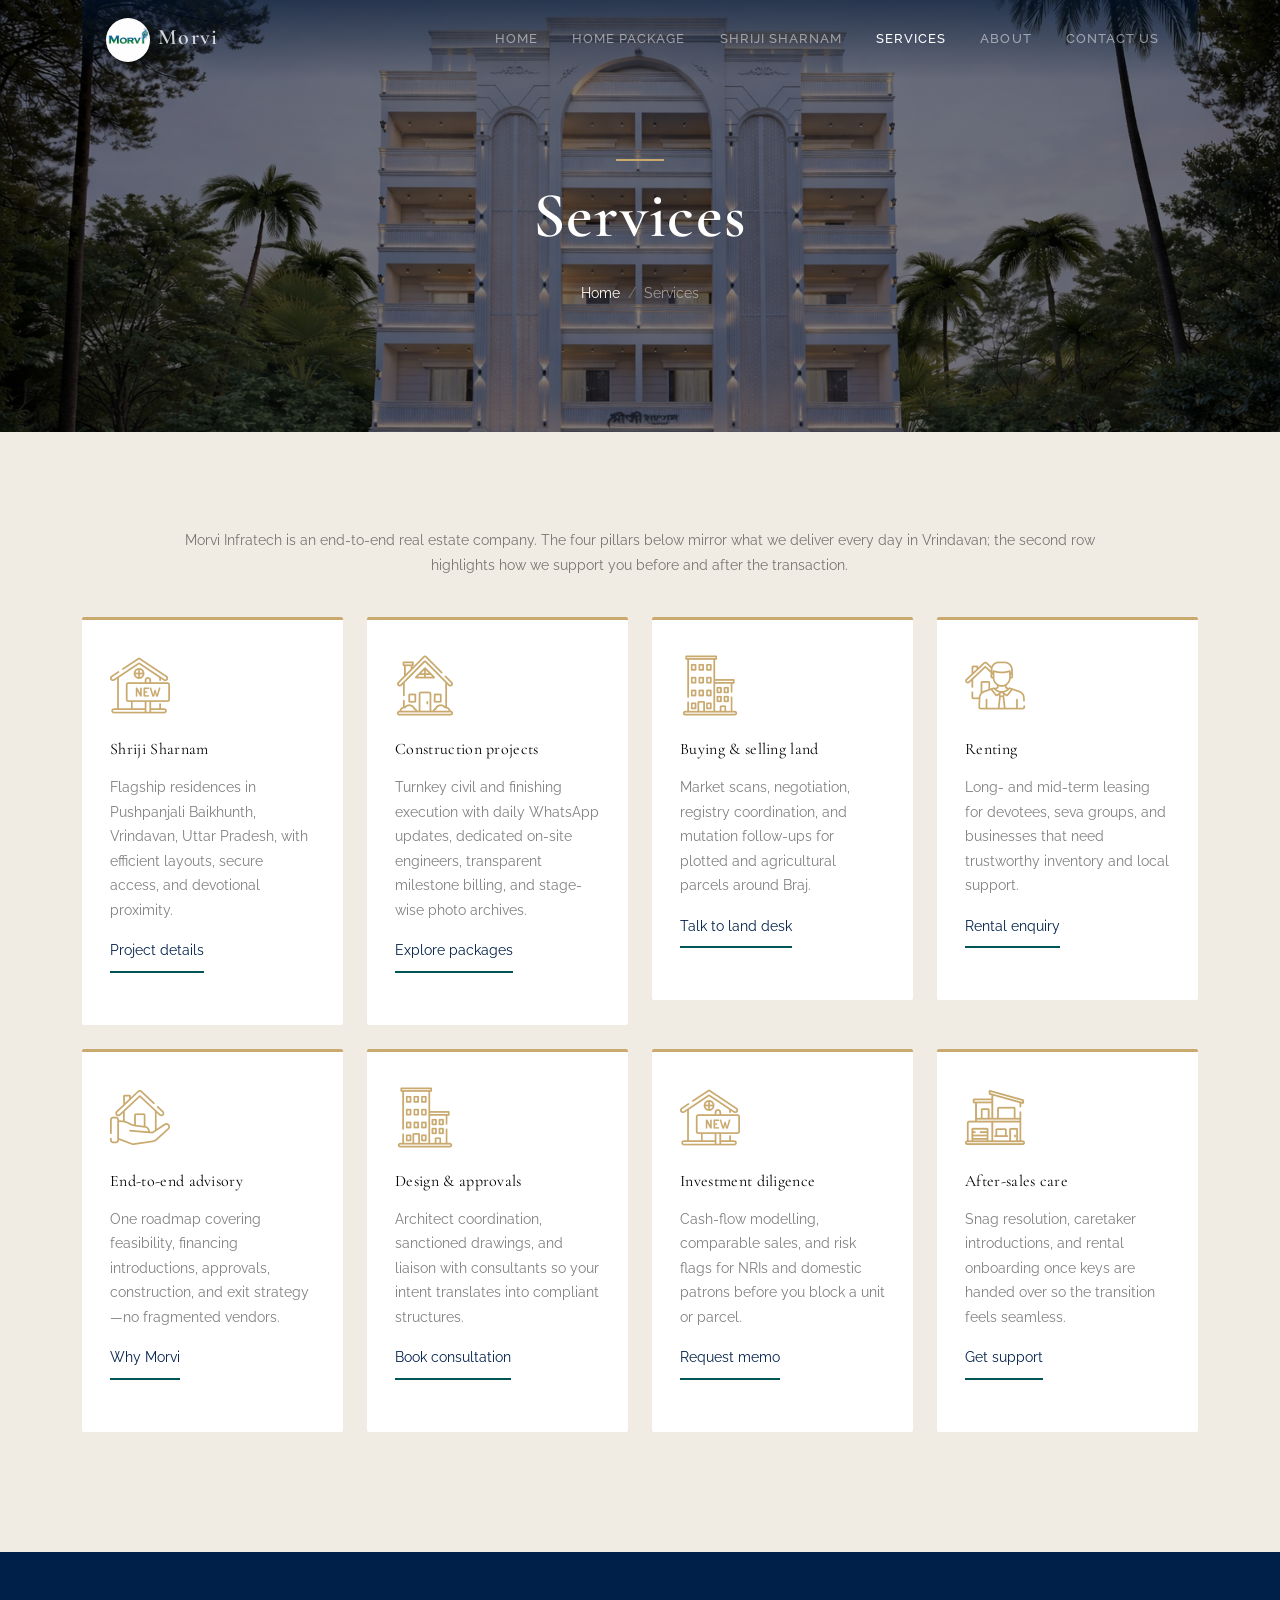
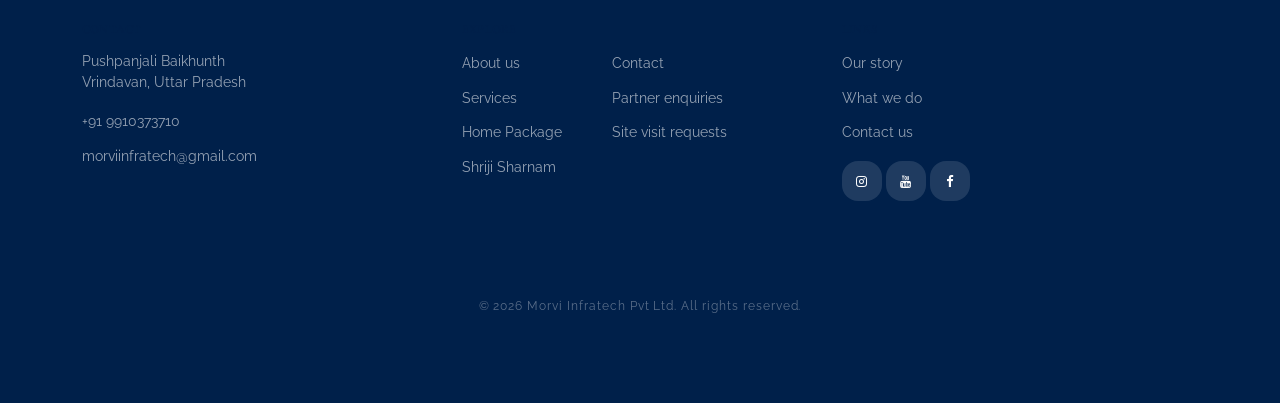
<file: services.html>
<!DOCTYPE html>
<html lang="en">
  <head>
    <meta charset="utf-8" />
    <meta name="viewport" content="width=device-width, initial-scale=1" />
    <meta name="author" content="Untree.co" />
    <link id="site-favicon" rel="icon" type="image/jpeg" href="images/logo_correct.jpeg" />
    <script>
      (() => {
        const logo = new Image(); logo.src = "images/logo_correct.jpeg";
        logo.onload = () => { const canvas = document.createElement("canvas"); canvas.width = canvas.height = 128; const context = canvas.getContext("2d"); context.beginPath(); context.arc(64, 64, 62, 0, Math.PI * 2); context.clip(); context.drawImage(logo, 0, 0, 128, 128); const icon = document.getElementById("site-favicon"); icon.href = canvas.toDataURL("image/png"); icon.type = "image/png"; };
      })();
    </script>

    <meta
      name="description"
      content="Morvi Infratech services: Shriji Sharnam in Vrindavan, construction projects, land buying and selling, and rentals—end-to-end real estate."
    />
    <meta
      name="keywords"
      content="Morvi Infratech services, Shriji Sharnam, construction, land, rentals, Vrindavan"
    />

    <link rel="canonical" href="https://www.morviinfratech.in/services" />
    <link rel="preconnect" href="https://fonts.googleapis.com" />
    <link rel="preconnect" href="https://fonts.gstatic.com" crossorigin />
    <link
      href="https://fonts.googleapis.com/css2?family=Cormorant+Garamond:ital,wght@0,300;0,400;0,600;1,400&family=Raleway:wght@300;400;500;600;700&display=swap"
      rel="stylesheet"
    />

    <link rel="stylesheet" href="fonts/icomoon/style.css" />
    <link rel="stylesheet" href="fonts/flaticon/font/flaticon.css" />

    <link rel="stylesheet" href="css/tiny-slider.css" />
    <link rel="stylesheet" href="css/aos.css" />
    <link rel="stylesheet" href="css/style.css" />

    <title>Services | Morvi Infratech</title>
  </head>
  <body>
    <div class="site-mobile-menu site-navbar-target">
      <div class="site-mobile-menu-header">
        <div class="site-mobile-menu-close">
          <span class="icofont-close js-menu-toggle"></span>
        </div>
      </div>
      <div class="site-mobile-menu-body"></div>
    </div>

    <nav class="site-nav">
      <div class="container">
        <div class="menu-bg-wrap">
          <div class="site-navigation">
            <a href="/" class="logo m-0 float-start">
              <img src="images/logo_correct.jpeg" alt="Morvi Infratech" style="height:44px;width:44px;border-radius:50%;object-fit:cover;vertical-align:middle;margin-right:8px;" />Morvi
            </a>

            <ul
              class="js-clone-nav d-none d-lg-inline-block text-start site-menu float-end"
            >
              <li><a href="/">Home</a></li>
              <li><a href="/packages">Home Package</a></li>
              <li><a href="/shriji-sharnam">Shriji Sharnam</a></li>
              <li class="active"><a href="/services">Services</a></li>
              <li><a href="/about">About</a></li>
              <li><a href="/contact">Contact Us</a></li>
            </ul>

            <a
              href="#"
              class="burger light me-auto float-end mt-1 site-menu-toggle js-menu-toggle d-inline-block d-lg-none"
              data-toggle="collapse"
              data-target="#main-navbar"
            >
              <span></span>
            </a>
          </div>
        </div>
      </div>
    </nav>

    <div
      class="hero page-inner overlay"
      style="background-image: url('images/hero_bg_1.jpg')"
    >
      <div class="container">
        <div class="row justify-content-center align-items-center">
          <div class="col-lg-9 text-center mt-5">
            <h1 class="heading" data-aos="fade-up">Services</h1>

            <nav
              aria-label="breadcrumb"
              data-aos="fade-up"
              data-aos-delay="200"
            >
              <ol class="breadcrumb text-center justify-content-center">
                <li class="breadcrumb-item"><a href="/">Home</a></li>
                <li
                  class="breadcrumb-item active text-white-50"
                  aria-current="page"
                >
                  Services
                </li>
              </ol>
            </nav>
          </div>
        </div>
      </div>
    </div>

    <div class="section bg-light">
      <div class="container">
        <div class="row mb-4">
          <div class="col-lg-10 mx-auto text-center">
            <p class="text-black-50">
              Morvi Infratech is an end-to-end real estate company. The four
              pillars below mirror what we deliver every day in Vrindavan; the
              second row highlights how we support you before and after the
              transaction.
            </p>
          </div>
        </div>
        <div class="row">
          <div class="col-6 col-lg-3" data-aos="fade-up" data-aos-delay="300">
            <div class="box-feature mb-4">
              <span class="flaticon-house mb-4 d-block"></span>
              <h3 class="text-black mb-3 font-weight-bold">
                Shriji Sharnam
              </h3>
              <p class="text-black-50">
                Flagship residences in Pushpanjali Baikhunth, Vrindavan, Uttar Pradesh, with
                efficient layouts, secure access, and devotional proximity.
              </p>
              <p><a href="/shriji-sharnam" class="learn-more">Project details</a></p>
            </div>
          </div>
          <div class="col-6 col-lg-3" data-aos="fade-up" data-aos-delay="400">
            <div class="box-feature mb-4">
              <span class="flaticon-house-2 mb-4 d-block-3"></span>
              <h3 class="text-black mb-3 font-weight-bold">Construction projects</h3>
              <p class="text-black-50">
                Turnkey civil and finishing execution with daily WhatsApp updates, dedicated on-site engineers, transparent milestone billing, and stage-wise photo archives.
              </p>
              <p><a href="/packages" class="learn-more">Explore packages</a></p>
            </div>
          </div>
          <div class="col-6 col-lg-3" data-aos="fade-up" data-aos-delay="500">
            <div class="box-feature mb-4">
              <span class="flaticon-building mb-4 d-block"></span>
              <h3 class="text-black mb-3 font-weight-bold">
                Buying &amp; selling land
              </h3>
              <p class="text-black-50">
                Market scans, negotiation, registry coordination, and mutation
                follow-ups for plotted and agricultural parcels around Braj.
              </p>
              <p><a href="/contact" class="learn-more">Talk to land desk</a></p>
            </div>
          </div>
          <div class="col-6 col-lg-3" data-aos="fade-up" data-aos-delay="600">
            <div class="box-feature mb-4">
              <span class="flaticon-house-3 mb-4 d-block-1"></span>
              <h3 class="text-black mb-3 font-weight-bold">Renting</h3>
              <p class="text-black-50">
                Long- and mid-term leasing for devotees, seva groups, and
                businesses that need trustworthy inventory and local support.
              </p>
              <p><a href="/contact" class="learn-more">Rental enquiry</a></p>
            </div>
          </div>

          <div class="col-6 col-lg-3" data-aos="fade-up" data-aos-delay="300">
            <div class="box-feature mb-4">
              <span class="flaticon-house-4 mb-4 d-block"></span>
              <h3 class="text-black mb-3 font-weight-bold">
                End-to-end advisory
              </h3>
              <p class="text-black-50">
                One roadmap covering feasibility, financing introductions,
                approvals, construction, and exit strategy—no fragmented
                vendors.
              </p>
              <p><a href="/about" class="learn-more">Why Morvi</a></p>
            </div>
          </div>
          <div class="col-6 col-lg-3" data-aos="fade-up" data-aos-delay="400">
            <div class="box-feature mb-4">
              <span class="flaticon-building mb-4 d-block-3"></span>
              <h3 class="text-black mb-3 font-weight-bold">Design &amp; approvals</h3>
              <p class="text-black-50">
                Architect coordination, sanctioned drawings, and liaison with
                consultants so your intent translates into compliant structures.
              </p>
              <p><a href="/contact" class="learn-more">Book consultation</a></p>
            </div>
          </div>
          <div class="col-6 col-lg-3" data-aos="fade-up" data-aos-delay="500">
            <div class="box-feature mb-4">
              <span class="flaticon-house mb-4 d-block"></span>
              <h3 class="text-black mb-3 font-weight-bold">
                Investment diligence
              </h3>
              <p class="text-black-50">
                Cash-flow modelling, comparable sales, and risk flags for NRIs
                and domestic patrons before you block a unit or parcel.
              </p>
              <p><a href="/contact" class="learn-more">Request memo</a></p>
            </div>
          </div>
          <div class="col-6 col-lg-3" data-aos="fade-up" data-aos-delay="600">
            <div class="box-feature mb-4">
              <span class="flaticon-house-1 mb-4 d-block-1"></span>
              <h3 class="text-black mb-3 font-weight-bold">After-sales care</h3>
              <p class="text-black-50">
                Snag resolution, caretaker introductions, and rental onboarding
                once keys are handed over so the transition feels seamless.
              </p>
              <p><a href="/contact" class="learn-more">Get support</a></p>
            </div>
          </div>
        </div>
      </div>
    </div>

    <!-- <div class="section sec-testimonials">
      <div class="container">
        <div class="row mb-5 align-items-center">
          <div class="col-md-6">
            <h2 class="font-weight-bold heading text-primary mb-4 mb-md-0">
              Service experience
            </h2>
          </div>
          <div class="col-md-6 text-md-end">
            <div id="testimonial-nav">
              <span class="prev" data-controls="prev">Prev</span>

              <span class="next" data-controls="next">Next</span>
            </div>
          </div>
        </div>

        <div class="row">
          <div class="col-lg-4"></div>
        </div>
        <div class="testimonial-slider-wrap">
          <div class="testimonial-slider">
            <div class="item">
              <div class="testimonial">
                <img
                  src="images/person_1-min.jpg"
                  alt="Image"
                  class="img-fluid rounded-circle w-25 mb-4"
                />
                <div class="rate">
                  <span class="icon-star text-warning"></span>
                  <span class="icon-star text-warning"></span>
                  <span class="icon-star text-warning"></span>
                  <span class="icon-star text-warning"></span>
                  <span class="icon-star text-warning"></span>
                </div>
                <h3 class="h5 text-primary mb-4">Land investor</h3>
                <blockquote>
                  <p>
                    &ldquo;Their land desk demystified registry timelines and
                    helped us avoid a parcel with disputed access—worth every
                    conversation before we wired token money.&rdquo;
                  </p>
                </blockquote>
                <p class="text-black-50">Institutional buyer</p>
              </div>
            </div>

            <div class="item">
              <div class="testimonial">
                <img
                  src="images/person_2-min.jpg"
                  alt="Image"
                  class="img-fluid rounded-circle w-25 mb-4"
                />
                <div class="rate">
                  <span class="icon-star text-warning"></span>
                  <span class="icon-star text-warning"></span>
                  <span class="icon-star text-warning"></span>
                  <span class="icon-star text-warning"></span>
                  <span class="icon-star text-warning"></span>
                </div>
                <h3 class="h5 text-primary mb-4">Ashram steward</h3>
                <blockquote>
                  <p>
                    &ldquo;Construction crew respected our morning kirtan
                    hours, segregated waste responsibly, and still hit slab
                    dates—exactly the sensitivity we needed.&rdquo;
                  </p>
                </blockquote>
                <p class="text-black-50">Seva campus expansion</p>
              </div>
            </div>

            <div class="item">
              <div class="testimonial">
                <img
                  src="images/person_3-min.jpg"
                  alt="Image"
                  class="img-fluid rounded-circle w-25 mb-4"
                />
                <div class="rate">
                  <span class="icon-star text-warning"></span>
                  <span class="icon-star text-warning"></span>
                  <span class="icon-star text-warning"></span>
                  <span class="icon-star text-warning"></span>
                  <span class="icon-star text-warning"></span>
                </div>
                <h3 class="h5 text-primary mb-4">Holiday homeowner</h3>
                <blockquote>
                  <p>
                    &ldquo;Morvi Infratech bundled caretaker hiring, utility
                    transfers, and short-stay marketing so our Vrindavan home
                    earns when we are abroad.&rdquo;
                  </p>
                </blockquote>
                <p class="text-black-50">Managed rental programme</p>
              </div>
            </div>

            <div class="item">
              <div class="testimonial">
                <img
                  src="images/person_4-min.jpg"
                  alt="Image"
                  class="img-fluid rounded-circle w-25 mb-4"
                />
                <div class="rate">
                  <span class="icon-star text-warning"></span>
                  <span class="icon-star text-warning"></span>
                  <span class="icon-star text-warning"></span>
                  <span class="icon-star text-warning"></span>
                  <span class="icon-star text-warning"></span>
                </div>
                <h3 class="h5 text-primary mb-4">Shriji Sharnam buyer</h3>
                <blockquote>
                  <p>
                    &ldquo;Payment schedules matched construction photos, and
                    customisations were priced upfront—no surprise invoices
                    before Diwali.&rdquo;
                  </p>
                </blockquote>
                <p class="text-black-50">Booked tower residence</p>
              </div>
            </div>
          </div>
        </div>
      </div>
    </div> -->

    <div class="site-footer">
      <div class="container">
        <div class="row">
          <div class="col-lg-4">
            <div class="widget">
              <h3>Contact</h3>
              <address>Pushpanjali Baikhunth<br />Vrindavan, Uttar Pradesh</address>
              <ul class="list-unstyled links">
                <li><a href="tel:+919910373710">+91 9910373710</a></li>
                <li>
                  <a href="mailto:morviinfratech@gmail.com">morviinfratech@gmail.com</a>
                </li>
              </ul>
            </div>
            <!-- /.widget -->
          </div>
          <!-- /.col-lg-4 -->
          <div class="col-lg-4">
            <div class="widget">
              <h3>Explore</h3>
              <ul class="list-unstyled float-start links">
                <li><a href="/about">About us</a></li>
                <li><a href="/services">Services</a></li>
                <li><a href="/packages">Home Package</a></li>
                <li><a href="/shriji-sharnam">Shriji Sharnam</a></li>
              </ul>
              <ul class="list-unstyled float-start links">
                <li><a href="/contact">Contact</a></li>
                <li><a href="/contact">Partner enquiries</a></li>
                <li><a href="/contact">Site visit requests</a></li>
              </ul>
            </div>
            <!-- /.widget -->
          </div>
          <!-- /.col-lg-4 -->
          <div class="col-lg-4">
            <div class="widget">
              <h3>Links</h3>
              <ul class="list-unstyled links">
                <li><a href="/about">Our story</a></li>
                <li><a href="/services">What we do</a></li>
                <li><a href="/contact">Contact us</a></li>
              </ul>

              <ul class="list-unstyled social">
                <li>
                  <a href="https://www.instagram.com/morvi.infratech/" target="_blank" rel="noopener noreferrer" aria-label="Morvi Infratech on Instagram"><span class="icon-instagram"></span></a>
                </li>
                <li>
                  <a href="https://www.youtube.com/@Morviinfratech" target="_blank" rel="noopener noreferrer" aria-label="Morvi Infratech on YouTube"><span class="icon-youtube"></span></a>
                </li>
                <li>
                  <a href="https://www.facebook.com/profile.php?id=61583554314977" target="_blank" rel="noopener noreferrer" aria-label="Morvi Infratech on Facebook"><span class="icon-facebook"></span></a>
                </li>
              </ul>
            </div>
            <!-- /.widget -->
          </div>
          <!-- /.col-lg-4 -->
        </div>
        <!-- /.row -->
        <div class="row mt-5">
          <div class="col-12 text-center">
            <p style="color:rgba(255,255,255,0.35);font-size:12px;letter-spacing:0.08em;">
              &copy; <script>document.write(new Date().getFullYear())</script> Morvi Infratech Pvt Ltd. All rights reserved.
            </p>
          </div>
        </div>
      </div>
      <!-- /.container -->
    </div>
    <!-- /.site-footer -->

    <!-- Preloader -->
    <div id="overlayer"></div>
    <div class="loader">
      <div class="spinner-border" role="status">
        <span class="visually-hidden">Loading...</span>
      </div>
    </div>

    <script src="js/bootstrap.bundle.min.js"></script>
    <script src="js/tiny-slider.js"></script>
    <script src="js/aos.js"></script>
    <script src="js/navbar.js"></script>
    <script src="js/counter.js"></script>
    <script src="js/custom.js"></script>
  </body>
</html>
</file>
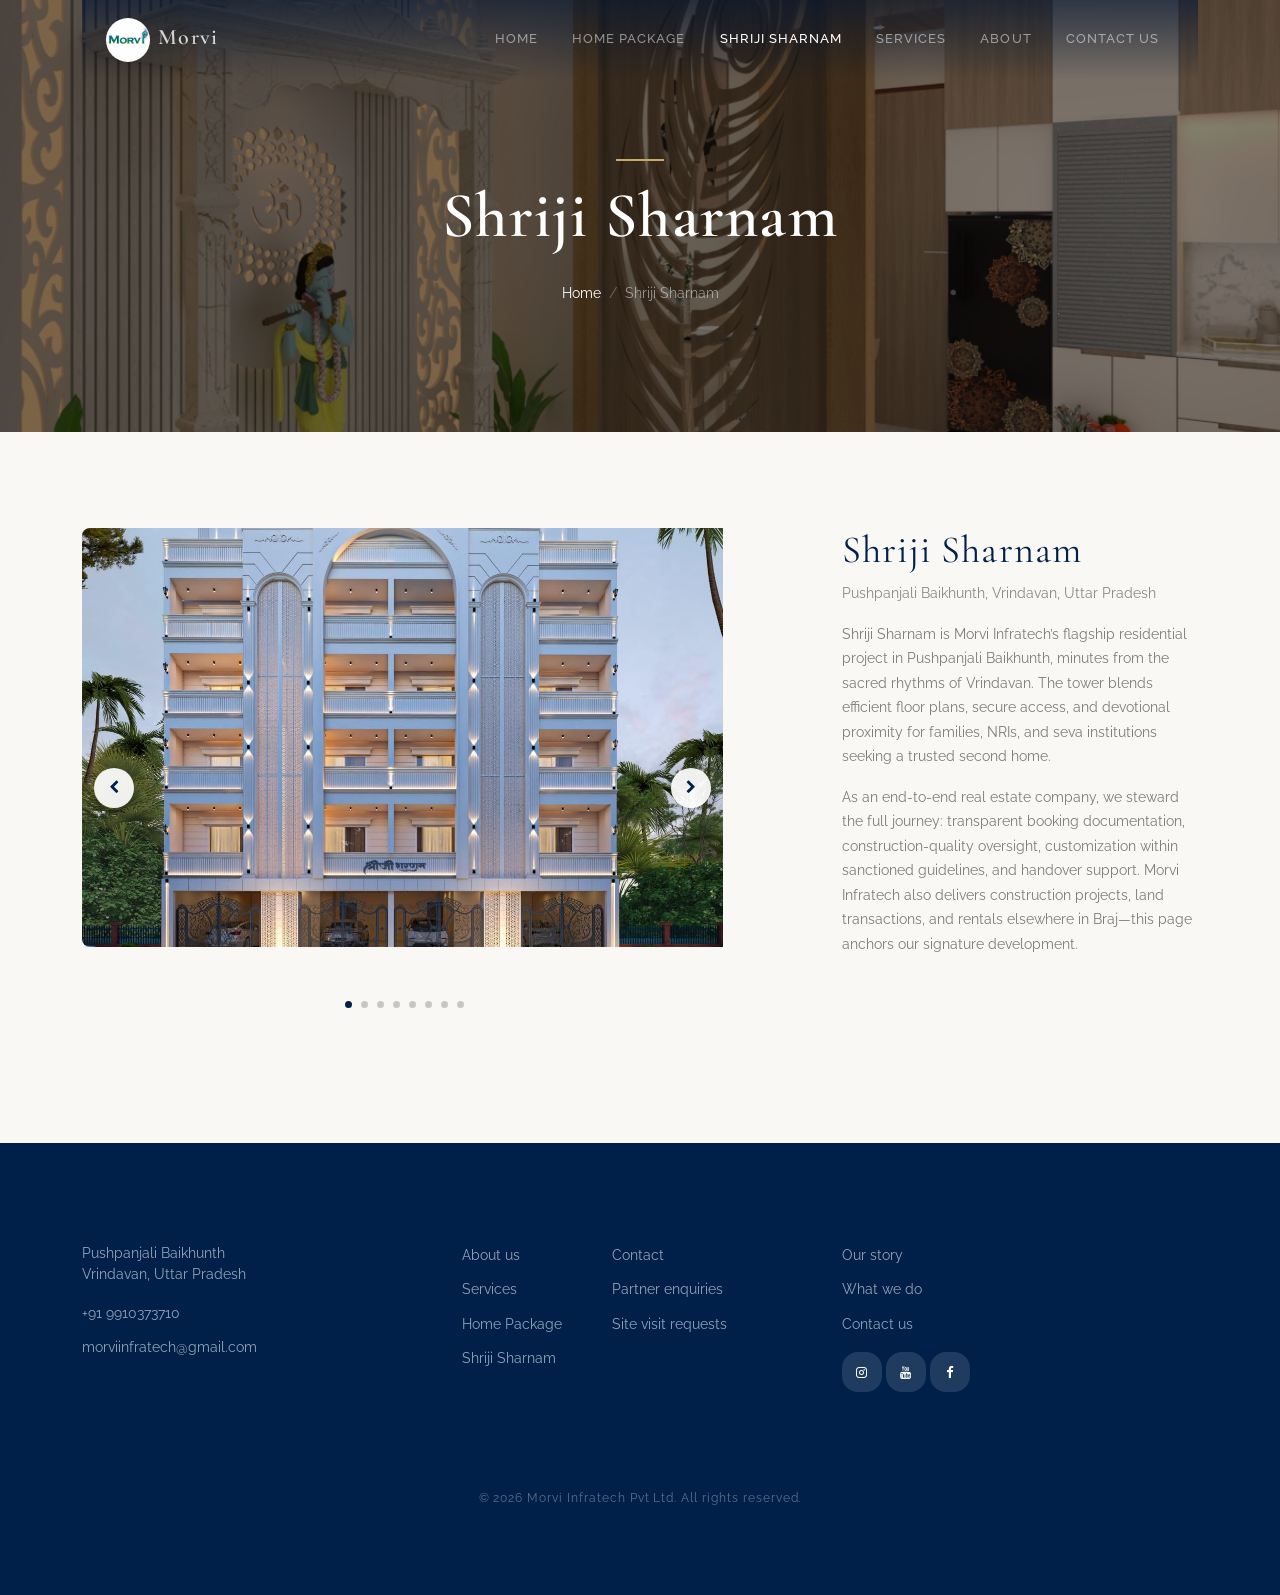
<file: shriji-sharnam.html>
<!DOCTYPE html>
<html lang="en">
  <head>
    <meta charset="utf-8" />
    <meta name="viewport" content="width=device-width, initial-scale=1" />
    <meta name="author" content="Untree.co" />
    <link id="site-favicon" rel="icon" type="image/jpeg" href="images/logo_correct.jpeg" />
    <script>
      (() => {
        const logo = new Image(); logo.src = "images/logo_correct.jpeg";
        logo.onload = () => { const canvas = document.createElement("canvas"); canvas.width = canvas.height = 128; const context = canvas.getContext("2d"); context.beginPath(); context.arc(64, 64, 62, 0, Math.PI * 2); context.clip(); context.drawImage(logo, 0, 0, 128, 128); const icon = document.getElementById("site-favicon"); icon.href = canvas.toDataURL("image/png"); icon.type = "image/png"; };
      })();
    </script>

    <meta
      name="description"
      content="Shriji Sharnam by Morvi Infratech—residences in Pushpanjali Baikhunth, Vrindavan. End-to-end real estate and construction."
    />
    <meta
      name="keywords"
      content="Shriji Sharnam, Morvi Infratech, Pushpanjali Baikhunth, Vrindavan apartments"
    />

    <link rel="canonical" href="https://www.morviinfratech.in/shriji-sharnam" />
    <link rel="preconnect" href="https://fonts.googleapis.com" />
    <link rel="preconnect" href="https://fonts.gstatic.com" crossorigin />
    <link
      href="https://fonts.googleapis.com/css2?family=Cormorant+Garamond:ital,wght@0,300;0,400;0,600;1,400&family=Raleway:wght@300;400;500;600;700&display=swap"
      rel="stylesheet"
    />

    <link rel="stylesheet" href="fonts/icomoon/style.css" />
    <link rel="stylesheet" href="fonts/flaticon/font/flaticon.css" />

    <link rel="stylesheet" href="css/tiny-slider.css" />
    <link rel="stylesheet" href="css/aos.css" />
    <link rel="stylesheet" href="css/style.css" />

    <title>Shriji Sharnam | Morvi Infratech</title>
  </head>
  <body>
    <div class="site-mobile-menu site-navbar-target">
      <div class="site-mobile-menu-header">
        <div class="site-mobile-menu-close">
          <span class="icofont-close js-menu-toggle"></span>
        </div>
      </div>
      <div class="site-mobile-menu-body"></div>
    </div>

    <nav class="site-nav">
      <div class="container">
        <div class="menu-bg-wrap">
          <div class="site-navigation">
            <a href="/" class="logo m-0 float-start">
              <img src="images/logo_correct.jpeg" alt="Morvi Infratech" style="height:44px;width:44px;border-radius:50%;object-fit:cover;vertical-align:middle;margin-right:8px;" />Morvi
            </a>

            <ul
              class="js-clone-nav d-none d-lg-inline-block text-start site-menu float-end"
            >
              <li><a href="/">Home</a></li>
              <li><a href="/packages">Home Package</a></li>
              <li class="active"><a href="/shriji-sharnam">Shriji Sharnam</a></li>
              <li><a href="/services">Services</a></li>
              <li><a href="/about">About</a></li>
              <li><a href="/contact">Contact Us</a></li>
            </ul>

            <a
              href="#"
              class="burger light me-auto float-end mt-1 site-menu-toggle js-menu-toggle d-inline-block d-lg-none"
              data-toggle="collapse"
              data-target="#main-navbar"
            >
              <span></span>
            </a>
          </div>
        </div>
      </div>
    </nav>

    <div
      class="hero page-inner overlay"
      style="background-image: url('images/hero_bg_3.jpg')"
    >
      <div class="container">
        <div class="row justify-content-center align-items-center">
          <div class="col-lg-9 text-center mt-5">
            <h1 class="heading" data-aos="fade-up">
              Shriji Sharnam
            </h1>

            <nav
              aria-label="breadcrumb"
              data-aos="fade-up"
              data-aos-delay="200"
            >
              <ol class="breadcrumb text-center justify-content-center">
                <li class="breadcrumb-item"><a href="/">Home</a></li>
                <li
                  class="breadcrumb-item active text-white-50"
                  aria-current="page"
                >
                  Shriji Sharnam
                </li>
              </ol>
            </nav>
          </div>
        </div>
      </div>
    </div>

    <div class="section">
      <div class="container">
        <div class="row justify-content-between">
          <div class="col-lg-7">
            <div class="img-property-slide-wrap">
              <div class="img-property-slide">
                <img src="images/elevation.jpeg" alt="Shriji Sharnam" class="img-fluid" />
                <img src="images/hall1.jpeg" alt="Shriji Sharnam" class="img-fluid" />
                <!-- <img src="images/temple1.jpeg" alt="Shriji Sharnam" class="img-fluid" /> -->
                <img src="images/bedroom1.jpeg" alt="Shriji Sharnam" class="img-fluid" />
                <img src="images/bedroom2.jpeg" alt="Shriji Sharnam" class="img-fluid" />
                <!-- <img src="images/hall2.jpeg" alt="Shriji Sharnam" class="img-fluid" /> -->
                <img src="images/hall3.jpeg" alt="Shriji Sharnam" class="img-fluid" />
                <img src="images/kitchen1.jpeg" alt="Shriji Sharnam" class="img-fluid" />
                <img src="images/kitchen2.jpeg" alt="Shriji Sharnam" class="img-fluid" />
                <img src="images/shriji_sharnam_logo.png" alt="Shriji Sharnam" class="img-fluid" />
              </div>
              <div
                id="img-property-nav"
                class="controls img-property-nav"
                tabindex="0"
                aria-label="Gallery navigation"
              >
                <span
                  class="prev"
                  data-controls="prev"
                  tabindex="-1"
                  aria-label="Previous image"
                  ><span class="icon-chevron-left"></span
                ></span>
                <span
                  class="next"
                  data-controls="next"
                  tabindex="-1"
                  aria-label="Next image"
                  ><span class="icon-chevron-right"></span
                ></span>
              </div>
            </div>
          </div>
          <div class="col-lg-4">
            <h2 class="heading text-primary">Shriji Sharnam</h2>
            <p class="meta">Pushpanjali Baikhunth, Vrindavan, Uttar Pradesh</p>
            <p class="text-black-50">
              Shriji Sharnam is Morvi Infratech&rsquo;s flagship residential
              project in Pushpanjali Baikhunth, minutes from the sacred rhythms
              of Vrindavan. The tower blends efficient floor plans, secure
              access, and devotional proximity for families, NRIs, and seva
              institutions seeking a trusted second home.
            </p>
            <p class="text-black-50">
              As an end-to-end real estate company, we steward the full journey:
              transparent booking documentation, construction-quality oversight,
              customization within sanctioned guidelines, and handover support.
              Morvi Infratech also delivers construction projects, land
              transactions, and rentals elsewhere in Braj—this page anchors our
              signature development.
            </p>

            <!-- <div class="d-block agent-box p-5">
              <div class="img mb-4">
                <img
                  src="images/person_2-min.jpg"
                  alt="Image"
                  class="img-fluid"
                />
              </div> -->
              <!-- <div class="text">
                <h3 class="mb-0">Morvi Infratech desk</h3>
                <div class="meta mb-3">Sales &amp; site coordination</div>
                <p>
                  Connect for Shriji Sharnam floor plans, payment schedules, and
                  site visits. Brochures, typical-floor studies, walkthrough
                  media, and documentation checklists are shared once we
                  understand your unit preference.
                </p>
                <ul class="list-unstyled social dark-hover d-flex">
                  <li class="me-1">
                    <a href="#"><span class="icon-instagram"></span></a>
                  </li>
                  <li class="me-1">
                    <a href="#"><span class="icon-facebook"></span></a>
                  </li>
                </ul>
              </div> -->
            </div>
          </div>
        </div>
      </div>
    </div>

    <div class="site-footer">
      <div class="container">
        <div class="row">
          <div class="col-lg-4">
            <div class="widget">
              <h3>Contact</h3>
              <address>Pushpanjali Baikhunth<br />Vrindavan, Uttar Pradesh</address>
              <ul class="list-unstyled links">
                <li><a href="tel:+919910373710">+91 9910373710</a></li>
                <li>
                  <a href="mailto:morviinfratech@gmail.com">morviinfratech@gmail.com</a>
                </li>
              </ul>
            </div>
            <!-- /.widget -->
          </div>
          <!-- /.col-lg-4 -->
          <div class="col-lg-4">
            <div class="widget">
              <h3>Explore</h3>
              <ul class="list-unstyled float-start links">
                <li><a href="/about">About us</a></li>
                <li><a href="/services">Services</a></li>
                <li><a href="/packages">Home Package</a></li>
                <li><a href="/shriji-sharnam">Shriji Sharnam</a></li>
              </ul>
              <ul class="list-unstyled float-start links">
                <li><a href="/contact">Contact</a></li>
                <li><a href="/contact">Partner enquiries</a></li>
                <li><a href="/contact">Site visit requests</a></li>
              </ul>
            </div>
            <!-- /.widget -->
          </div>
          <!-- /.col-lg-4 -->
          <div class="col-lg-4">
            <div class="widget">
              <h3>Links</h3>
              <ul class="list-unstyled links">
                <li><a href="/about">Our story</a></li>
                <li><a href="/services">What we do</a></li>
                <li><a href="/contact">Contact us</a></li>
              </ul>

              <ul class="list-unstyled social">
                <li>
                  <a href="https://www.instagram.com/morvi.infratech/" target="_blank" rel="noopener noreferrer" aria-label="Morvi Infratech on Instagram"><span class="icon-instagram"></span></a>
                </li>
                <li>
                  <a href="https://www.youtube.com/@Morviinfratech" target="_blank" rel="noopener noreferrer" aria-label="Morvi Infratech on YouTube"><span class="icon-youtube"></span></a>
                </li>
                <li>
                  <a href="https://www.facebook.com/profile.php?id=61583554314977" target="_blank" rel="noopener noreferrer" aria-label="Morvi Infratech on Facebook"><span class="icon-facebook"></span></a>
                </li>
              </ul>
            </div>
            <!-- /.widget -->
          </div>
          <!-- /.col-lg-4 -->
        </div>
        <!-- /.row -->
        <div class="row mt-5">
          <div class="col-12 text-center">
            <p style="color:rgba(255,255,255,0.35);font-size:12px;letter-spacing:0.08em;">
              &copy; <script>document.write(new Date().getFullYear())</script> Morvi Infratech Pvt Ltd. All rights reserved.
            </p>
          </div>
        </div>
      </div>
      <!-- /.container -->
    </div>
    <!-- /.site-footer -->

    <!-- Preloader -->
    <div id="overlayer"></div>
    <div class="loader">
      <div class="spinner-border" role="status">
        <span class="visually-hidden">Loading...</span>
      </div>
    </div>

    <script src="js/bootstrap.bundle.min.js"></script>
    <script src="js/tiny-slider.js"></script>
    <script src="js/aos.js"></script>
    <script src="js/navbar.js"></script>
    <script src="js/counter.js"></script>
    <script src="js/custom.js"></script>
  </body>
</html>
</file>
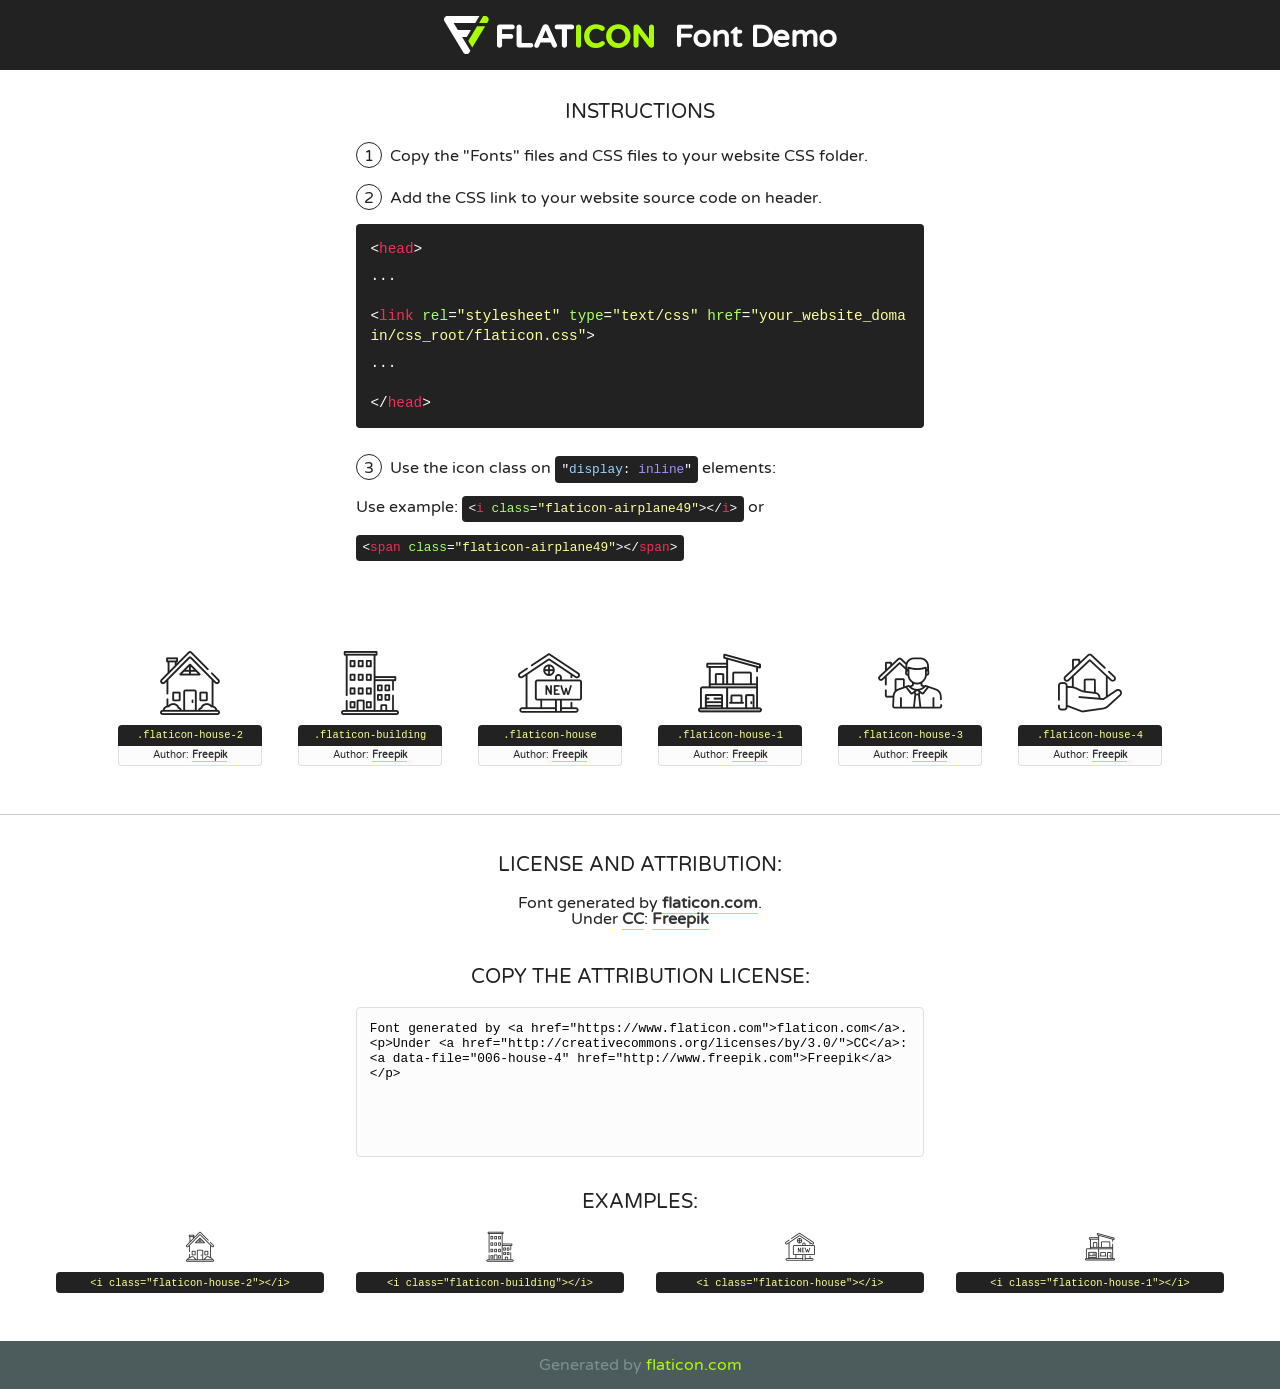
<file: fonts/flaticon/font/flaticon.html>
<!DOCTYPE html>
<!--
  Flaticon icon font: Flaticon
  Creation date: 29/11/2020 06:42
-->
<html>
<!DOCTYPE html>
<html>

<head>
    <title>Flaticon WebFont</title>
    <link href="http://fonts.googleapis.com/css?family=Varela+Round" rel="stylesheet" type="text/css" />
    <link rel="stylesheet" type="text/css" href="flaticon.css">
    <meta charset="UTF-8">
    <style>
    html, body, div, span, applet, object, iframe,
    h1, h2, h3, h4, h5, h6, p, blockquote, pre,
    a, abbr, acronym, address, big, cite, code,
    del, dfn, em, img, ins, kbd, q, s, samp,
    small, strike, strong, sub, sup, tt, var,
    b, u, i, center,
    dl, dt, dd, ol, ul, li,
    fieldset, form, label, legend,
    table, caption, tbody, tfoot, thead, tr, th, td,
    article, aside, canvas, details, embed, 
    figure, figcaption, footer, header, hgroup, 
    menu, nav, output, ruby, section, summary,
    time, mark, audio, video {
        margin: 0;
        padding: 0;
        border: 0;
        font-size: 100%;
        font: inherit;
        vertical-align: baseline;
    }
    /* HTML5 display-role reset for older browsers */
    article, aside, details, figcaption, figure, 
    footer, header, hgroup, menu, nav, section {
        display: block;
    }
    body {
        line-height: 1;
    }
    ol, ul {
        list-style: none;
    }
    blockquote, q {
        quotes: none;
    }
    blockquote:before, blockquote:after,
    q:before, q:after {
        content: '';
        content: none;
    }
    table {
        border-collapse: collapse;
        border-spacing: 0;
    }
    body {
        font-family: 'Varela Round', Helvetica, Arial, sans-serif;
        font-size: 16px;
        color: #222;
    }
    a {
        color: #333;
        border-bottom: 1px solid #a9fd00;
        font-weight: bold;
        text-decoration: none;
    }
    * {
        -moz-box-sizing: border-box;
        -webkit-box-sizing: border-box;
        box-sizing: border-box;
        margin: 0;
        padding: 0;
    }
    [class^="flaticon-"]:before, [class*=" flaticon-"]:before, [class^="flaticon-"]:after, [class*=" flaticon-"]:after {
        font-family: Flaticon;
        font-size: 30px;
        font-style: normal;
        margin-left: 20px;
        color: #333;
    }
    .wrapper {
        max-width: 600px;
        margin: auto;
        padding: 0 1em;
    }
    .title {
        font-size: 1.25em;
        text-align: center;
        margin-bottom: 1em;
        text-transform: uppercase;
    }
    header {
        text-align: center;
        background-color: #222;
        color: #fff;
        padding: 1em;
    }
    header .logo {
        width: 210px;
        height: 38px;
        display: inline-block;
        vertical-align: middle;
        margin-right: 1em;
        border: none;
    }
    header strong {
        font-size: 1.95em;
        font-weight: bold;
        vertical-align: middle;
        margin-top: 5px;
        display: inline-block;
    }
    .demo {
        margin: 2em auto;
        line-height: 1.25em;
    }
    .demo ul li {
        margin-bottom: 1em;
    }
    .demo ul li .num {
        color: #222;
        border-radius: 20px;
        display: inline-block;
        width: 26px;
        padding: 3px;
        height: 26px;
        text-align: center;
        margin-right: 0.5em;
        border: 1px solid #222;
    }
    .demo ul li code {
        background-color: #222;
        border-radius: 4px;
        padding: 0.25em 0.5em;
        display: inline-block;
        color: #fff;
        font-family: Consolas,Monaco,Lucida Console,Liberation Mono,DejaVu Sans Mono,Bitstream Vera Sans Mono,Courier New, monospace;
        font-weight: lighter;
        margin-top: 1em;
        font-size: 0.8em;
        word-break: break-all;
    }
    .demo ul li code.big {
        padding: 1em;
        font-size: 0.9em;
    }
    .demo ul li code .red {
        color: #EF3159;
    }
    .demo ul li code .green {
        color: #ACFF65;
    }
    .demo ul li code .yellow {
        color: #FFFF99;
    }
    .demo ul li code .blue {
        color: #99D3FF;
    }
    .demo ul li code .purple {
        color: #A295FF;
    }
    .demo ul li code .dots {
        margin-top: 0.5em;
        display: block;
    }
    #glyphs {
        border-bottom: 1px solid #ccc;
        padding: 2em 0;
        text-align: center;
    }
    .glyph {
        display: inline-block;
        width: 9em;
        margin: 1em;
        text-align: center;
        vertical-align: top;
        background: #FFF;
    }
    .glyph .glyph-icon {
        padding: 10px;
        display: block;
        font-family:"Flaticon";
        font-size: 64px;
        line-height: 1;
    }
    .glyph .glyph-icon:before {
        font-size: 64px;
        color: #222;
        margin-left: 0;
    }
    .class-name {
        font-size: 0.65em;
        background-color: #222;
        color: #fff;
        border-radius: 4px 4px 0 0;
        padding: 0.5em;
        color: #FFFF99;
        font-family: Consolas,Monaco,Lucida Console,Liberation Mono,DejaVu Sans Mono,Bitstream Vera Sans Mono,Courier New, monospace;
    }
    .author-name {
        font-size: 0.6em;
        background-color: #fcfcfd;
        border: 1px solid #DEDEE4;
        border-top: 0;
        border-radius: 0 0 4px 4px;
        padding: 0.5em;
    }
    .class-name:last-child {
        font-size: 10px;
        color:#888;
    }
    .class-name:last-child a {
        font-size: 10px;
        color:#555;
    }
    .class-name:last-child a:hover {
        color:#a9fd00;
    }
    .glyph > input {
        display: block;
        width: 100px;
        margin: 5px auto;
        text-align: center;
        font-size: 12px;
        cursor: text;
    }
    .glyph > input.icon-input {
        font-family:"Flaticon";
        font-size: 16px;
        margin-bottom: 10px;
    }
    .attribution .title {
        margin-top: 2em;
    }
    .attribution textarea {
        background-color: #fcfcfd;
        padding: 1em;
        border: none;
        box-shadow: none;
        border: 1px solid #DEDEE4;
        border-radius: 4px;
        resize: none;
        width: 100%;
        height: 150px;
        font-size: 0.8em;
        font-family: Consolas,Monaco,Lucida Console,Liberation Mono,DejaVu Sans Mono,Bitstream Vera Sans Mono,Courier New, monospace;
        -webkit-appearance: none;
    }
    .iconsuse {
        margin: 2em auto;
        text-align: center;
        max-width: 1200px;
    }
    .iconsuse:after {
        content: '';
        display: table;
        clear: both;
    }
    .iconsuse .image {
        float: left;
        width: 25%;
        padding: 0 1em;
    }
    .iconsuse .image p {
        margin-bottom: 1em;
    }
    .iconsuse .image span {
        display: block;
        font-size: 0.65em;
        background-color: #222;
        color: #fff;
        border-radius: 4px;
        padding: 0.5em;
        color: #FFFF99;
        margin-top: 1em;
        font-family: Consolas,Monaco,Lucida Console,Liberation Mono,DejaVu Sans Mono,Bitstream Vera Sans Mono,Courier New, monospace;
    }
    #footer {
        text-align: center;
        background-color: #4C5B5C;
        color: #7c9192;
        padding: 1em;
    }
    #footer a {
        border: none;
        color: #a9fd00;
        font-weight: normal;
    }
    @media (max-width: 960px) {
        .iconsuse .image {
            width: 50%;
        }
    }
    @media (max-width: 560px) {
        .iconsuse .image {
            width: 100%;
        }
    }
    </style>
</head>

<body class="characters-off">

    <header>
        <a href="https://www.flaticon.com" target="_blank" class="logo">
            <svg version="1.1" xmlns="http://www.w3.org/2000/svg" xmlns:xlink="http://www.w3.org/1999/xlink" xmlns:a="http://ns.adobe.com/AdobeSVGViewerExtensions/3.0/" viewBox="0 0 560.875 102.036" enable-background="new 0 0 560.875 102.036" xml:space="preserve">
                <defs>
                </defs>
                <g>
                    <g class="letters">
                        <path fill="#ffffff" d="M141.596,29.675c0-3.777,2.985-6.767,6.764-6.767h34.438c3.426,0,6.15,2.728,6.15,6.15
                        c0,3.43-2.724,6.149-6.15,6.149h-27.674v13.091h23.719c3.429,0,6.151,2.724,6.151,6.15c0,3.43-2.723,6.149-6.151,6.149h-23.719
                        v17.574c0,3.773-2.986,6.761-6.764,6.761c-3.779,0-6.764-2.989-6.764-6.761V29.675z"></path>
                        <path fill="#ffffff" d="M193.844,29.149c0-3.781,2.985-6.767,6.764-6.767c3.776,0,6.763,2.985,6.763,6.767v42.957h25.039
                        c3.426,0,6.149,2.726,6.149,6.153c0,3.425-2.723,6.15-6.149,6.15h-31.802c-3.779,0-6.764-2.986-6.764-6.768V29.149z"></path>
                        <path fill="#ffffff" d="M241.891,75.71l21.438-48.407c1.492-3.341,4.215-5.357,7.906-5.357h0.792
                        c3.686,0,6.323,2.017,7.815,5.357l21.439,48.407c0.436,0.967,0.701,1.845,0.701,2.723c0,3.602-2.809,6.501-6.414,6.501
                        c-3.161,0-5.269-1.845-6.499-4.655l-4.132-9.661h-27.059l-4.301,10.102c-1.144,2.631-3.426,4.214-6.237,4.214
                        c-3.517,0-6.24-2.81-6.24-6.325C241.1,77.64,241.451,76.677,241.891,75.71z M279.932,58.666l-8.521-20.297l-8.526,20.297H279.932
                        z"></path>
                        <path fill="#ffffff" d="M314.864,35.387H301.86c-3.429,0-6.239-2.813-6.239-6.238c0-3.429,2.811-6.24,6.239-6.24h39.533
                        c3.426,0,6.237,2.811,6.237,6.24c0,3.425-2.811,6.238-6.237,6.238h-13.001v42.785c0,3.773-2.99,6.761-6.764,6.761
                        c-3.779,0-6.764-2.989-6.764-6.761V35.387z"></path>
                        <path fill="#A9FD00" d="M352.615,29.149c0-3.781,2.985-6.767,6.767-6.767c3.774,0,6.761,2.985,6.761,6.767v49.024
                        c0,3.773-2.987,6.761-6.761,6.761c-3.781,0-6.767-2.989-6.767-6.761V29.149z"></path>
                        <path fill="#A9FD00" d="M374.132,53.836v-0.179c0-17.481,13.178-31.801,32.065-31.801c9.22,0,15.459,2.458,20.557,6.238
                        c1.402,1.054,2.637,2.985,2.637,5.357c0,3.692-2.985,6.59-6.681,6.59c-1.845,0-3.071-0.702-4.044-1.319
                        c-3.776-2.813-7.729-4.393-12.562-4.393c-10.364,0-17.831,8.611-17.831,19.154v0.173c0,10.542,7.291,19.329,17.831,19.329
                        c5.715,0,9.492-1.756,13.359-4.834c1.049-0.874,2.458-1.491,4.039-1.491c3.429,0,6.325,2.813,6.325,6.236
                        c0,2.106-1.056,3.78-2.282,4.834c-5.539,4.834-12.036,7.733-21.878,7.733C387.572,85.464,374.132,71.493,374.132,53.836z"></path>
                        <path fill="#A9FD00" d="M433.009,53.836v-0.179c0-17.481,13.79-31.801,32.766-31.801c18.981,0,32.592,14.143,32.592,31.628v0.173
                        c0,17.483-13.785,31.807-32.769,31.807C446.625,85.464,433.009,71.32,433.009,53.836z M484.224,53.836v-0.179
                        c0-10.539-7.725-19.326-18.626-19.326c-10.893,0-18.449,8.611-18.449,19.154v0.173c0,10.542,7.73,19.329,18.626,19.329
                        C476.676,72.986,484.224,64.378,484.224,53.836z"></path>
                        <path fill="#A9FD00" d="M506.233,29.321c0-3.774,2.99-6.763,6.767-6.763h1.401c3.252,0,5.183,1.583,7.029,3.953l26.093,34.265
                        V29.059c0-3.692,2.99-6.677,6.681-6.677c3.683,0,6.671,2.985,6.671,6.677v48.934c0,3.78-2.987,6.765-6.764,6.765h-0.436
                        c-3.257,0-5.188-1.581-7.034-3.953l-27.056-35.492v32.944c0,3.687-2.985,6.676-6.678,6.676c-3.683,0-6.673-2.989-6.673-6.676
                        V29.321z"></path>
                    </g>
                    <g class="insignia">
                        <path fill="#ffffff" d="M48.372,56.137h12.517l11.156-18.537H37.186L25.688,18.539h57.825L94.668,0H9.271
                        C5.925,0,2.842,1.801,1.198,4.716c-1.644,2.907-1.593,6.482,0.134,9.343l50.38,83.501c1.678,2.781,4.689,4.476,7.938,4.476
                        c3.246,0,6.257-1.695,7.935-4.476l2.898-4.804L48.372,56.137z"></path>
                        <g class="i">
                            <path fill="#A9FD00" d="M93.575,18.539h0.031v0.004l21.652,0.004l2.705-4.488c1.727-2.861,1.778-6.436,0.133-9.343
                            C116.454,1.801,113.371,0,110.026,0h-5.294L93.575,18.539z"></path>
                            <polygon fill="#A9FD00" points="88.291,27.356 64.725,66.486 75.519,84.404 109.942,27.356"></polygon>
                        </g>
                    </g>
                </g>
            </svg>
        </a>
        <strong>Font Demo</strong>
    </header>


    <section class="demo wrapper">

        <p class="title">Instructions</p>

        <ul>
            <li>
                <span class="num">1</span>Copy the "Fonts" files and CSS files to your website CSS folder.
            </li>
            <li>
                <span class="num">2</span>Add the CSS link to your website source code on header.
                <code class="big">
                    &lt;<span class="red">head</span>&gt;
                    <br/><span class="dots">...</span>
                    <br/>&lt;<span class="red">link</span> <span class="green">rel</span>=<span class="yellow">"stylesheet"</span> <span class="green">type</span>=<span class="yellow">"text/css"</span> <span class="green">href</span>=<span class="yellow">"your_website_domain/css_root/flaticon.css"</span>&gt;
                    <br/><span class="dots">...</span>
                    <br/>&lt;/<span class="red">head</span>&gt;
                </code>
            </li>

            <li>
                <p>
                    <span class="num">3</span>Use the icon class on <code>"<span class="blue">display</span>:<span class="purple"> inline</span>"</code> elements:
                    <br />
                    Use example: <code>&lt;<span class="red">i</span> <span class="green">class</span>=<span class="yellow">&quot;flaticon-airplane49&quot;</span>&gt;&lt;/<span class="red">i</span>&gt;</code> or <code>&lt;<span class="red">span</span> <span class="green">class</span>=<span class="yellow">&quot;flaticon-airplane49&quot;</span>&gt;&lt;/<span class="red">span</span>&gt;</code>
            </li>
        </ul>

    </section>




   <section id="glyphs">          
    
      
        <div class="glyph"><div class="glyph-icon flaticon-house-2"></div>
            <div class="class-name">.flaticon-house-2</div>
            <div class="author-name">Author: <a data-file="001-house-2" href="http://www.freepik.com">Freepik</a> </div> 
        </div>        
        
        <div class="glyph"><div class="glyph-icon flaticon-building"></div>
            <div class="class-name">.flaticon-building</div>
            <div class="author-name">Author: <a data-file="002-building" href="http://www.freepik.com">Freepik</a> </div> 
        </div>        
        
        <div class="glyph"><div class="glyph-icon flaticon-house"></div>
            <div class="class-name">.flaticon-house</div>
            <div class="author-name">Author: <a data-file="003-house" href="http://www.freepik.com">Freepik</a> </div> 
        </div>        
        
        <div class="glyph"><div class="glyph-icon flaticon-house-1"></div>
            <div class="class-name">.flaticon-house-1</div>
            <div class="author-name">Author: <a data-file="004-house-1" href="http://www.freepik.com">Freepik</a> </div> 
        </div>        
        
        <div class="glyph"><div class="glyph-icon flaticon-house-3"></div>
            <div class="class-name">.flaticon-house-3</div>
            <div class="author-name">Author: <a data-file="005-house-3" href="http://www.freepik.com">Freepik</a> </div> 
        </div>        
        
        <div class="glyph"><div class="glyph-icon flaticon-house-4"></div>
            <div class="class-name">.flaticon-house-4</div>
            <div class="author-name">Author: <a data-file="006-house-4" href="http://www.freepik.com">Freepik</a> </div> 
        </div>        
        

    </section>



    <section class="attribution wrapper"   style="text-align:center;">

      <div class="title">License and attribution:</div><div class="attrDiv">Font generated by <a href="https://www.flaticon.com">flaticon.com</a>. <div><p>Under <a href="http://creativecommons.org/licenses/by/3.0/">CC</a>: <a data-file="006-house-4" href="http://www.freepik.com">Freepik</a></p>  </div>
      </div>
      <div class="title">Copy the Attribution License:</div>

    <textarea onclick="this.focus();this.select();">Font generated by &lt;a href=&quot;https://www.flaticon.com&quot;&gt;flaticon.com&lt;/a&gt;. <p>Under <a href="http://creativecommons.org/licenses/by/3.0/">CC</a>: <a data-file="006-house-4" href="http://www.freepik.com">Freepik</a></p>  
     </textarea>

    </section>

    <section class="iconsuse">

          <div class="title">Examples:</div>            
             
            <div class="image">
                <p>
                    <i class="glyph-icon flaticon-house-2"></i> 
                    <span>&lt;i class=&quot;flaticon-house-2&quot;&gt;&lt;/i&gt;</span>
                </p>
            </div>
            
            <div class="image">
                <p>
                    <i class="glyph-icon flaticon-building"></i> 
                    <span>&lt;i class=&quot;flaticon-building&quot;&gt;&lt;/i&gt;</span>
                </p>
            </div>
            
            <div class="image">
                <p>
                    <i class="glyph-icon flaticon-house"></i> 
                    <span>&lt;i class=&quot;flaticon-house&quot;&gt;&lt;/i&gt;</span>
                </p>
            </div>
            
            <div class="image">
                <p>
                    <i class="glyph-icon flaticon-house-1"></i> 
                    <span>&lt;i class=&quot;flaticon-house-1&quot;&gt;&lt;/i&gt;</span>
                </p>
            </div>
                       
        </div>
                            
    </section>

<div id="footer">
    <div>Generated by <a href="https://www.flaticon.com">flaticon.com</a>
    </div>
</div>



</body>
</html>
</file>
<file: fonts/icomoon/style.css>
@font-face {
  font-family: 'icomoon';
  src:  url('fonts/icomoon.eot?10si43');
  src:  url('fonts/icomoon.eot?10si43#iefix') format('embedded-opentype'),
    url('fonts/icomoon.ttf?10si43') format('truetype'),
    url('fonts/icomoon.woff?10si43') format('woff'),
    url('fonts/icomoon.svg?10si43#icomoon') format('svg');
  font-weight: normal;
  font-style: normal;
}

[class^="icon-"], [class*=" icon-"] {
  /* use !important to prevent issues with browser extensions that change fonts */
  font-family: 'icomoon' !important;
  speak: none;
  font-style: normal;
  font-weight: normal;
  font-variant: normal;
  text-transform: none;
  line-height: 1;

  /* Better Font Rendering =========== */
  -webkit-font-smoothing: antialiased;
  -moz-osx-font-smoothing: grayscale;
}

.icon-asterisk:before {
  content: "\f069";
}
.icon-plus:before {
  content: "\f067";
}
.icon-question:before {
  content: "\f128";
}
.icon-minus:before {
  content: "\f068";
}
.icon-glass:before {
  content: "\f000";
}
.icon-music:before {
  content: "\f001";
}
.icon-search:before {
  content: "\f002";
}
.icon-envelope-o:before {
  content: "\f003";
}
.icon-heart:before {
  content: "\f004";
}
.icon-star:before {
  content: "\f005";
}
.icon-star-o:before {
  content: "\f006";
}
.icon-user:before {
  content: "\f007";
}
.icon-film:before {
  content: "\f008";
}
.icon-th-large:before {
  content: "\f009";
}
.icon-th:before {
  content: "\f00a";
}
.icon-th-list:before {
  content: "\f00b";
}
.icon-check:before {
  content: "\f00c";
}
.icon-close:before {
  content: "\f00d";
}
.icon-remove:before {
  content: "\f00d";
}
.icon-times:before {
  content: "\f00d";
}
.icon-search-plus:before {
  content: "\f00e";
}
.icon-search-minus:before {
  content: "\f010";
}
.icon-power-off:before {
  content: "\f011";
}
.icon-signal:before {
  content: "\f012";
}
.icon-cog:before {
  content: "\f013";
}
.icon-gear:before {
  content: "\f013";
}
.icon-trash-o:before {
  content: "\f014";
}
.icon-home:before {
  content: "\f015";
}
.icon-file-o:before {
  content: "\f016";
}
.icon-clock-o:before {
  content: "\f017";
}
.icon-road:before {
  content: "\f018";
}
.icon-download:before {
  content: "\f019";
}
.icon-arrow-circle-o-down:before {
  content: "\f01a";
}
.icon-arrow-circle-o-up:before {
  content: "\f01b";
}
.icon-inbox:before {
  content: "\f01c";
}
.icon-play-circle-o:before {
  content: "\f01d";
}
.icon-repeat:before {
  content: "\f01e";
}
.icon-rotate-right:before {
  content: "\f01e";
}
.icon-refresh:before {
  content: "\f021";
}
.icon-list-alt:before {
  content: "\f022";
}
.icon-lock:before {
  content: "\f023";
}
.icon-flag:before {
  content: "\f024";
}
.icon-headphones:before {
  content: "\f025";
}
.icon-volume-off:before {
  content: "\f026";
}
.icon-volume-down:before {
  content: "\f027";
}
.icon-volume-up:before {
  content: "\f028";
}
.icon-qrcode:before {
  content: "\f029";
}
.icon-barcode:before {
  content: "\f02a";
}
.icon-tag:before {
  content: "\f02b";
}
.icon-tags:before {
  content: "\f02c";
}
.icon-book:before {
  content: "\f02d";
}
.icon-bookmark:before {
  content: "\f02e";
}
.icon-print:before {
  content: "\f02f";
}
.icon-camera:before {
  content: "\f030";
}
.icon-font:before {
  content: "\f031";
}
.icon-bold:before {
  content: "\f032";
}
.icon-italic:before {
  content: "\f033";
}
.icon-text-height:before {
  content: "\f034";
}
.icon-text-width:before {
  content: "\f035";
}
.icon-align-left:before {
  content: "\f036";
}
.icon-align-center:before {
  content: "\f037";
}
.icon-align-right:before {
  content: "\f038";
}
.icon-align-justify:before {
  content: "\f039";
}
.icon-list:before {
  content: "\f03a";
}
.icon-dedent:before {
  content: "\f03b";
}
.icon-outdent:before {
  content: "\f03b";
}
.icon-indent:before {
  content: "\f03c";
}
.icon-video-camera:before {
  content: "\f03d";
}
.icon-image:before {
  content: "\f03e";
}
.icon-photo:before {
  content: "\f03e";
}
.icon-picture-o:before {
  content: "\f03e";
}
.icon-pencil:before {
  content: "\f040";
}
.icon-map-marker:before {
  content: "\f041";
}
.icon-adjust:before {
  content: "\f042";
}
.icon-tint:before {
  content: "\f043";
}
.icon-edit:before {
  content: "\f044";
}
.icon-pencil-square-o:before {
  content: "\f044";
}
.icon-share-square-o:before {
  content: "\f045";
}
.icon-check-square-o:before {
  content: "\f046";
}
.icon-arrows:before {
  content: "\f047";
}
.icon-step-backward:before {
  content: "\f048";
}
.icon-fast-backward:before {
  content: "\f049";
}
.icon-backward:before {
  content: "\f04a";
}
.icon-play:before {
  content: "\f04b";
}
.icon-pause:before {
  content: "\f04c";
}
.icon-stop:before {
  content: "\f04d";
}
.icon-forward:before {
  content: "\f04e";
}
.icon-fast-forward:before {
  content: "\f050";
}
.icon-step-forward:before {
  content: "\f051";
}
.icon-eject:before {
  content: "\f052";
}
.icon-chevron-left:before {
  content: "\f053";
}
.icon-chevron-right:before {
  content: "\f054";
}
.icon-plus-circle:before {
  content: "\f055";
}
.icon-minus-circle:before {
  content: "\f056";
}
.icon-times-circle:before {
  content: "\f057";
}
.icon-check-circle:before {
  content: "\f058";
}
.icon-question-circle:before {
  content: "\f059";
}
.icon-info-circle:before {
  content: "\f05a";
}
.icon-crosshairs:before {
  content: "\f05b";
}
.icon-times-circle-o:before {
  content: "\f05c";
}
.icon-check-circle-o:before {
  content: "\f05d";
}
.icon-ban:before {
  content: "\f05e";
}
.icon-arrow-left:before {
  content: "\f060";
}
.icon-arrow-right:before {
  content: "\f061";
}
.icon-arrow-up:before {
  content: "\f062";
}
.icon-arrow-down:before {
  content: "\f063";
}
.icon-mail-forward:before {
  content: "\f064";
}
.icon-share:before {
  content: "\f064";
}
.icon-expand:before {
  content: "\f065";
}
.icon-compress:before {
  content: "\f066";
}
.icon-exclamation-circle:before {
  content: "\f06a";
}
.icon-gift:before {
  content: "\f06b";
}
.icon-leaf:before {
  content: "\f06c";
}
.icon-fire:before {
  content: "\f06d";
}
.icon-eye:before {
  content: "\f06e";
}
.icon-eye-slash:before {
  content: "\f070";
}
.icon-exclamation-triangle:before {
  content: "\f071";
}
.icon-warning:before {
  content: "\f071";
}
.icon-plane:before {
  content: "\f072";
}
.icon-calendar:before {
  content: "\f073";
}
.icon-random:before {
  content: "\f074";
}
.icon-comment:before {
  content: "\f075";
}
.icon-magnet:before {
  content: "\f076";
}
.icon-chevron-up:before {
  content: "\f077";
}
.icon-chevron-down:before {
  content: "\f078";
}
.icon-retweet:before {
  content: "\f079";
}
.icon-shopping-cart:before {
  content: "\f07a";
}
.icon-folder:before {
  content: "\f07b";
}
.icon-folder-open:before {
  content: "\f07c";
}
.icon-arrows-v:before {
  content: "\f07d";
}
.icon-arrows-h:before {
  content: "\f07e";
}
.icon-bar-chart:before {
  content: "\f080";
}
.icon-bar-chart-o:before {
  content: "\f080";
}
.icon-twitter-square:before {
  content: "\f081";
}
.icon-facebook-square:before {
  content: "\f082";
}
.icon-camera-retro:before {
  content: "\f083";
}
.icon-key:before {
  content: "\f084";
}
.icon-cogs:before {
  content: "\f085";
}
.icon-gears:before {
  content: "\f085";
}
.icon-comments:before {
  content: "\f086";
}
.icon-thumbs-o-up:before {
  content: "\f087";
}
.icon-thumbs-o-down:before {
  content: "\f088";
}
.icon-star-half:before {
  content: "\f089";
}
.icon-heart-o:before {
  content: "\f08a";
}
.icon-sign-out:before {
  content: "\f08b";
}
.icon-linkedin-square:before {
  content: "\f08c";
}
.icon-thumb-tack:before {
  content: "\f08d";
}
.icon-external-link:before {
  content: "\f08e";
}
.icon-sign-in:before {
  content: "\f090";
}
.icon-trophy:before {
  content: "\f091";
}
.icon-github-square:before {
  content: "\f092";
}
.icon-upload:before {
  content: "\f093";
}
.icon-lemon-o:before {
  content: "\f094";
}
.icon-phone:before {
  content: "\f095";
}
.icon-square-o:before {
  content: "\f096";
}
.icon-bookmark-o:before {
  content: "\f097";
}
.icon-phone-square:before {
  content: "\f098";
}
.icon-twitter:before {
  content: "\f099";
}
.icon-facebook:before {
  content: "\f09a";
}
.icon-facebook-f:before {
  content: "\f09a";
}
.icon-github:before {
  content: "\f09b";
}
.icon-unlock:before {
  content: "\f09c";
}
.icon-credit-card:before {
  content: "\f09d";
}
.icon-feed:before {
  content: "\f09e";
}
.icon-rss:before {
  content: "\f09e";
}
.icon-hdd-o:before {
  content: "\f0a0";
}
.icon-bullhorn:before {
  content: "\f0a1";
}
.icon-bell-o:before {
  content: "\f0a2";
}
.icon-certificate:before {
  content: "\f0a3";
}
.icon-hand-o-right:before {
  content: "\f0a4";
}
.icon-hand-o-left:before {
  content: "\f0a5";
}
.icon-hand-o-up:before {
  content: "\f0a6";
}
.icon-hand-o-down:before {
  content: "\f0a7";
}
.icon-arrow-circle-left:before {
  content: "\f0a8";
}
.icon-arrow-circle-right:before {
  content: "\f0a9";
}
.icon-arrow-circle-up:before {
  content: "\f0aa";
}
.icon-arrow-circle-down:before {
  content: "\f0ab";
}
.icon-globe:before {
  content: "\f0ac";
}
.icon-wrench:before {
  content: "\f0ad";
}
.icon-tasks:before {
  content: "\f0ae";
}
.icon-filter:before {
  content: "\f0b0";
}
.icon-briefcase:before {
  content: "\f0b1";
}
.icon-arrows-alt:before {
  content: "\f0b2";
}
.icon-group:before {
  content: "\f0c0";
}
.icon-users:before {
  content: "\f0c0";
}
.icon-chain:before {
  content: "\f0c1";
}
.icon-link:before {
  content: "\f0c1";
}
.icon-cloud:before {
  content: "\f0c2";
}
.icon-flask:before {
  content: "\f0c3";
}
.icon-cut:before {
  content: "\f0c4";
}
.icon-scissors:before {
  content: "\f0c4";
}
.icon-copy:before {
  content: "\f0c5";
}
.icon-files-o:before {
  content: "\f0c5";
}
.icon-paperclip:before {
  content: "\f0c6";
}
.icon-floppy-o:before {
  content: "\f0c7";
}
.icon-save:before {
  content: "\f0c7";
}
.icon-square:before {
  content: "\f0c8";
}
.icon-bars:before {
  content: "\f0c9";
}
.icon-navicon:before {
  content: "\f0c9";
}
.icon-reorder:before {
  content: "\f0c9";
}
.icon-list-ul:before {
  content: "\f0ca";
}
.icon-list-ol:before {
  content: "\f0cb";
}
.icon-strikethrough:before {
  content: "\f0cc";
}
.icon-underline:before {
  content: "\f0cd";
}
.icon-table:before {
  content: "\f0ce";
}
.icon-magic:before {
  content: "\f0d0";
}
.icon-truck:before {
  content: "\f0d1";
}
.icon-pinterest:before {
  content: "\f0d2";
}
.icon-pinterest-square:before {
  content: "\f0d3";
}
.icon-google-plus-square:before {
  content: "\f0d4";
}
.icon-google-plus:before {
  content: "\f0d5";
}
.icon-money:before {
  content: "\f0d6";
}
.icon-caret-down:before {
  content: "\f0d7";
}
.icon-caret-up:before {
  content: "\f0d8";
}
.icon-caret-left:before {
  content: "\f0d9";
}
.icon-caret-right:before {
  content: "\f0da";
}
.icon-columns:before {
  content: "\f0db";
}
.icon-sort:before {
  content: "\f0dc";
}
.icon-unsorted:before {
  content: "\f0dc";
}
.icon-sort-desc:before {
  content: "\f0dd";
}
.icon-sort-down:before {
  content: "\f0dd";
}
.icon-sort-asc:before {
  content: "\f0de";
}
.icon-sort-up:before {
  content: "\f0de";
}
.icon-envelope:before {
  content: "\f0e0";
}
.icon-linkedin:before {
  content: "\f0e1";
}
.icon-rotate-left:before {
  content: "\f0e2";
}
.icon-undo:before {
  content: "\f0e2";
}
.icon-gavel:before {
  content: "\f0e3";
}
.icon-legal:before {
  content: "\f0e3";
}
.icon-dashboard:before {
  content: "\f0e4";
}
.icon-tachometer:before {
  content: "\f0e4";
}
.icon-comment-o:before {
  content: "\f0e5";
}
.icon-comments-o:before {
  content: "\f0e6";
}
.icon-bolt:before {
  content: "\f0e7";
}
.icon-flash:before {
  content: "\f0e7";
}
.icon-sitemap:before {
  content: "\f0e8";
}
.icon-umbrella:before {
  content: "\f0e9";
}
.icon-clipboard:before {
  content: "\f0ea";
}
.icon-paste:before {
  content: "\f0ea";
}
.icon-lightbulb-o:before {
  content: "\f0eb";
}
.icon-exchange:before {
  content: "\f0ec";
}
.icon-cloud-download:before {
  content: "\f0ed";
}
.icon-cloud-upload:before {
  content: "\f0ee";
}
.icon-user-md:before {
  content: "\f0f0";
}
.icon-stethoscope:before {
  content: "\f0f1";
}
.icon-suitcase:before {
  content: "\f0f2";
}
.icon-bell:before {
  content: "\f0f3";
}
.icon-coffee:before {
  content: "\f0f4";
}
.icon-cutlery:before {
  content: "\f0f5";
}
.icon-file-text-o:before {
  content: "\f0f6";
}
.icon-building-o:before {
  content: "\f0f7";
}
.icon-hospital-o:before {
  content: "\f0f8";
}
.icon-ambulance:before {
  content: "\f0f9";
}
.icon-medkit:before {
  content: "\f0fa";
}
.icon-fighter-jet:before {
  content: "\f0fb";
}
.icon-beer:before {
  content: "\f0fc";
}
.icon-h-square:before {
  content: "\f0fd";
}
.icon-plus-square:before {
  content: "\f0fe";
}
.icon-angle-double-left:before {
  content: "\f100";
}
.icon-angle-double-right:before {
  content: "\f101";
}
.icon-angle-double-up:before {
  content: "\f102";
}
.icon-angle-double-down:before {
  content: "\f103";
}
.icon-angle-left:before {
  content: "\f104";
}
.icon-angle-right:before {
  content: "\f105";
}
.icon-angle-up:before {
  content: "\f106";
}
.icon-angle-down:before {
  content: "\f107";
}
.icon-desktop:before {
  content: "\f108";
}
.icon-laptop:before {
  content: "\f109";
}
.icon-tablet:before {
  content: "\f10a";
}
.icon-mobile:before {
  content: "\f10b";
}
.icon-mobile-phone:before {
  content: "\f10b";
}
.icon-circle-o:before {
  content: "\f10c";
}
.icon-quote-left:before {
  content: "\f10d";
}
.icon-quote-right:before {
  content: "\f10e";
}
.icon-spinner:before {
  content: "\f110";
}
.icon-circle:before {
  content: "\f111";
}
.icon-mail-reply:before {
  content: "\f112";
}
.icon-reply:before {
  content: "\f112";
}
.icon-github-alt:before {
  content: "\f113";
}
.icon-folder-o:before {
  content: "\f114";
}
.icon-folder-open-o:before {
  content: "\f115";
}
.icon-smile-o:before {
  content: "\f118";
}
.icon-frown-o:before {
  content: "\f119";
}
.icon-meh-o:before {
  content: "\f11a";
}
.icon-gamepad:before {
  content: "\f11b";
}
.icon-keyboard-o:before {
  content: "\f11c";
}
.icon-flag-o:before {
  content: "\f11d";
}
.icon-flag-checkered:before {
  content: "\f11e";
}
.icon-terminal:before {
  content: "\f120";
}
.icon-code:before {
  content: "\f121";
}
.icon-mail-reply-all:before {
  content: "\f122";
}
.icon-reply-all:before {
  content: "\f122";
}
.icon-star-half-empty:before {
  content: "\f123";
}
.icon-star-half-full:before {
  content: "\f123";
}
.icon-star-half-o:before {
  content: "\f123";
}
.icon-location-arrow:before {
  content: "\f124";
}
.icon-crop:before {
  content: "\f125";
}
.icon-code-fork:before {
  content: "\f126";
}
.icon-chain-broken:before {
  content: "\f127";
}
.icon-unlink:before {
  content: "\f127";
}
.icon-info:before {
  content: "\f129";
}
.icon-exclamation:before {
  content: "\f12a";
}
.icon-superscript:before {
  content: "\f12b";
}
.icon-subscript:before {
  content: "\f12c";
}
.icon-eraser:before {
  content: "\f12d";
}
.icon-puzzle-piece:before {
  content: "\f12e";
}
.icon-microphone:before {
  content: "\f130";
}
.icon-microphone-slash:before {
  content: "\f131";
}
.icon-shield:before {
  content: "\f132";
}
.icon-calendar-o:before {
  content: "\f133";
}
.icon-fire-extinguisher:before {
  content: "\f134";
}
.icon-rocket:before {
  content: "\f135";
}
.icon-maxcdn:before {
  content: "\f136";
}
.icon-chevron-circle-left:before {
  content: "\f137";
}
.icon-chevron-circle-right:before {
  content: "\f138";
}
.icon-chevron-circle-up:before {
  content: "\f139";
}
.icon-chevron-circle-down:before {
  content: "\f13a";
}
.icon-html5:before {
  content: "\f13b";
}
.icon-css3:before {
  content: "\f13c";
}
.icon-anchor:before {
  content: "\f13d";
}
.icon-unlock-alt:before {
  content: "\f13e";
}
.icon-bullseye:before {
  content: "\f140";
}
.icon-ellipsis-h:before {
  content: "\f141";
}
.icon-ellipsis-v:before {
  content: "\f142";
}
.icon-rss-square:before {
  content: "\f143";
}
.icon-play-circle:before {
  content: "\f144";
}
.icon-ticket:before {
  content: "\f145";
}
.icon-minus-square:before {
  content: "\f146";
}
.icon-minus-square-o:before {
  content: "\f147";
}
.icon-level-up:before {
  content: "\f148";
}
.icon-level-down:before {
  content: "\f149";
}
.icon-check-square:before {
  content: "\f14a";
}
.icon-pencil-square:before {
  content: "\f14b";
}
.icon-external-link-square:before {
  content: "\f14c";
}
.icon-share-square:before {
  content: "\f14d";
}
.icon-compass:before {
  content: "\f14e";
}
.icon-caret-square-o-down:before {
  content: "\f150";
}
.icon-toggle-down:before {
  content: "\f150";
}
.icon-caret-square-o-up:before {
  content: "\f151";
}
.icon-toggle-up:before {
  content: "\f151";
}
.icon-caret-square-o-right:before {
  content: "\f152";
}
.icon-toggle-right:before {
  content: "\f152";
}
.icon-eur:before {
  content: "\f153";
}
.icon-euro:before {
  content: "\f153";
}
.icon-gbp:before {
  content: "\f154";
}
.icon-dollar:before {
  content: "\f155";
}
.icon-usd:before {
  content: "\f155";
}
.icon-inr:before {
  content: "\f156";
}
.icon-rupee:before {
  content: "\f156";
}
.icon-cny:before {
  content: "\f157";
}
.icon-jpy:before {
  content: "\f157";
}
.icon-rmb:before {
  content: "\f157";
}
.icon-yen:before {
  content: "\f157";
}
.icon-rouble:before {
  content: "\f158";
}
.icon-rub:before {
  content: "\f158";
}
.icon-ruble:before {
  content: "\f158";
}
.icon-krw:before {
  content: "\f159";
}
.icon-won:before {
  content: "\f159";
}
.icon-bitcoin:before {
  content: "\f15a";
}
.icon-btc:before {
  content: "\f15a";
}
.icon-file:before {
  content: "\f15b";
}
.icon-file-text:before {
  content: "\f15c";
}
.icon-sort-alpha-asc:before {
  content: "\f15d";
}
.icon-sort-alpha-desc:before {
  content: "\f15e";
}
.icon-sort-amount-asc:before {
  content: "\f160";
}
.icon-sort-amount-desc:before {
  content: "\f161";
}
.icon-sort-numeric-asc:before {
  content: "\f162";
}
.icon-sort-numeric-desc:before {
  content: "\f163";
}
.icon-thumbs-up:before {
  content: "\f164";
}
.icon-thumbs-down:before {
  content: "\f165";
}
.icon-youtube-square:before {
  content: "\f166";
}
.icon-youtube:before {
  content: "\f167";
}
.icon-xing:before {
  content: "\f168";
}
.icon-xing-square:before {
  content: "\f169";
}
.icon-youtube-play:before {
  content: "\f16a";
}
.icon-dropbox:before {
  content: "\f16b";
}
.icon-stack-overflow:before {
  content: "\f16c";
}
.icon-instagram:before {
  content: "\f16d";
}
.icon-flickr:before {
  content: "\f16e";
}
.icon-adn:before {
  content: "\f170";
}
.icon-bitbucket:before {
  content: "\f171";
}
.icon-bitbucket-square:before {
  content: "\f172";
}
.icon-tumblr:before {
  content: "\f173";
}
.icon-tumblr-square:before {
  content: "\f174";
}
.icon-long-arrow-down:before {
  content: "\f175";
}
.icon-long-arrow-up:before {
  content: "\f176";
}
.icon-long-arrow-left:before {
  content: "\f177";
}
.icon-long-arrow-right:before {
  content: "\f178";
}
.icon-apple:before {
  content: "\f179";
}
.icon-windows:before {
  content: "\f17a";
}
.icon-android:before {
  content: "\f17b";
}
.icon-linux:before {
  content: "\f17c";
}
.icon-dribbble:before {
  content: "\f17d";
}
.icon-skype:before {
  content: "\f17e";
}
.icon-foursquare:before {
  content: "\f180";
}
.icon-trello:before {
  content: "\f181";
}
.icon-female:before {
  content: "\f182";
}
.icon-male:before {
  content: "\f183";
}
.icon-gittip:before {
  content: "\f184";
}
.icon-gratipay:before {
  content: "\f184";
}
.icon-sun-o:before {
  content: "\f185";
}
.icon-moon-o:before {
  content: "\f186";
}
.icon-archive:before {
  content: "\f187";
}
.icon-bug:before {
  content: "\f188";
}
.icon-vk:before {
  content: "\f189";
}
.icon-weibo:before {
  content: "\f18a";
}
.icon-renren:before {
  content: "\f18b";
}
.icon-pagelines:before {
  content: "\f18c";
}
.icon-stack-exchange:before {
  content: "\f18d";
}
.icon-arrow-circle-o-right:before {
  content: "\f18e";
}
.icon-arrow-circle-o-left:before {
  content: "\f190";
}
.icon-caret-square-o-left:before {
  content: "\f191";
}
.icon-toggle-left:before {
  content: "\f191";
}
.icon-dot-circle-o:before {
  content: "\f192";
}
.icon-wheelchair:before {
  content: "\f193";
}
.icon-vimeo-square:before {
  content: "\f194";
}
.icon-try:before {
  content: "\f195";
}
.icon-turkish-lira:before {
  content: "\f195";
}
.icon-plus-square-o:before {
  content: "\f196";
}
.icon-space-shuttle:before {
  content: "\f197";
}
.icon-slack:before {
  content: "\f198";
}
.icon-envelope-square:before {
  content: "\f199";
}
.icon-wordpress:before {
  content: "\f19a";
}
.icon-openid:before {
  content: "\f19b";
}
.icon-bank:before {
  content: "\f19c";
}
.icon-institution:before {
  content: "\f19c";
}
.icon-university:before {
  content: "\f19c";
}
.icon-graduation-cap:before {
  content: "\f19d";
}
.icon-mortar-board:before {
  content: "\f19d";
}
.icon-yahoo:before {
  content: "\f19e";
}
.icon-google:before {
  content: "\f1a0";
}
.icon-reddit:before {
  content: "\f1a1";
}
.icon-reddit-square:before {
  content: "\f1a2";
}
.icon-stumbleupon-circle:before {
  content: "\f1a3";
}
.icon-stumbleupon:before {
  content: "\f1a4";
}
.icon-delicious:before {
  content: "\f1a5";
}
.icon-digg:before {
  content: "\f1a6";
}
.icon-pied-piper-pp:before {
  content: "\f1a7";
}
.icon-pied-piper-alt:before {
  content: "\f1a8";
}
.icon-drupal:before {
  content: "\f1a9";
}
.icon-joomla:before {
  content: "\f1aa";
}
.icon-language:before {
  content: "\f1ab";
}
.icon-fax:before {
  content: "\f1ac";
}
.icon-building:before {
  content: "\f1ad";
}
.icon-child:before {
  content: "\f1ae";
}
.icon-paw:before {
  content: "\f1b0";
}
.icon-spoon:before {
  content: "\f1b1";
}
.icon-cube:before {
  content: "\f1b2";
}
.icon-cubes:before {
  content: "\f1b3";
}
.icon-behance:before {
  content: "\f1b4";
}
.icon-behance-square:before {
  content: "\f1b5";
}
.icon-steam:before {
  content: "\f1b6";
}
.icon-steam-square:before {
  content: "\f1b7";
}
.icon-recycle:before {
  content: "\f1b8";
}
.icon-automobile:before {
  content: "\f1b9";
}
.icon-car:before {
  content: "\f1b9";
}
.icon-cab:before {
  content: "\f1ba";
}
.icon-taxi:before {
  content: "\f1ba";
}
.icon-tree:before {
  content: "\f1bb";
}
.icon-spotify:before {
  content: "\f1bc";
}
.icon-deviantart:before {
  content: "\f1bd";
}
.icon-soundcloud:before {
  content: "\f1be";
}
.icon-database:before {
  content: "\f1c0";
}
.icon-file-pdf-o:before {
  content: "\f1c1";
}
.icon-file-word-o:before {
  content: "\f1c2";
}
.icon-file-excel-o:before {
  content: "\f1c3";
}
.icon-file-powerpoint-o:before {
  content: "\f1c4";
}
.icon-file-image-o:before {
  content: "\f1c5";
}
.icon-file-photo-o:before {
  content: "\f1c5";
}
.icon-file-picture-o:before {
  content: "\f1c5";
}
.icon-file-archive-o:before {
  content: "\f1c6";
}
.icon-file-zip-o:before {
  content: "\f1c6";
}
.icon-file-audio-o:before {
  content: "\f1c7";
}
.icon-file-sound-o:before {
  content: "\f1c7";
}
.icon-file-movie-o:before {
  content: "\f1c8";
}
.icon-file-video-o:before {
  content: "\f1c8";
}
.icon-file-code-o:before {
  content: "\f1c9";
}
.icon-vine:before {
  content: "\f1ca";
}
.icon-codepen:before {
  content: "\f1cb";
}
.icon-jsfiddle:before {
  content: "\f1cc";
}
.icon-life-bouy:before {
  content: "\f1cd";
}
.icon-life-buoy:before {
  content: "\f1cd";
}
.icon-life-ring:before {
  content: "\f1cd";
}
.icon-life-saver:before {
  content: "\f1cd";
}
.icon-support:before {
  content: "\f1cd";
}
.icon-circle-o-notch:before {
  content: "\f1ce";
}
.icon-ra:before {
  content: "\f1d0";
}
.icon-rebel:before {
  content: "\f1d0";
}
.icon-resistance:before {
  content: "\f1d0";
}
.icon-empire:before {
  content: "\f1d1";
}
.icon-ge:before {
  content: "\f1d1";
}
.icon-git-square:before {
  content: "\f1d2";
}
.icon-git:before {
  content: "\f1d3";
}
.icon-hacker-news:before {
  content: "\f1d4";
}
.icon-y-combinator-square:before {
  content: "\f1d4";
}
.icon-yc-square:before {
  content: "\f1d4";
}
.icon-tencent-weibo:before {
  content: "\f1d5";
}
.icon-qq:before {
  content: "\f1d6";
}
.icon-wechat:before {
  content: "\f1d7";
}
.icon-weixin:before {
  content: "\f1d7";
}
.icon-paper-plane:before {
  content: "\f1d8";
}
.icon-send:before {
  content: "\f1d8";
}
.icon-paper-plane-o:before {
  content: "\f1d9";
}
.icon-send-o:before {
  content: "\f1d9";
}
.icon-history:before {
  content: "\f1da";
}
.icon-circle-thin:before {
  content: "\f1db";
}
.icon-header:before {
  content: "\f1dc";
}
.icon-paragraph:before {
  content: "\f1dd";
}
.icon-sliders:before {
  content: "\f1de";
}
.icon-share-alt:before {
  content: "\f1e0";
}
.icon-share-alt-square:before {
  content: "\f1e1";
}
.icon-bomb:before {
  content: "\f1e2";
}
.icon-futbol-o:before {
  content: "\f1e3";
}
.icon-soccer-ball-o:before {
  content: "\f1e3";
}
.icon-tty:before {
  content: "\f1e4";
}
.icon-binoculars:before {
  content: "\f1e5";
}
.icon-plug:before {
  content: "\f1e6";
}
.icon-slideshare:before {
  content: "\f1e7";
}
.icon-twitch:before {
  content: "\f1e8";
}
.icon-yelp:before {
  content: "\f1e9";
}
.icon-newspaper-o:before {
  content: "\f1ea";
}
.icon-wifi:before {
  content: "\f1eb";
}
.icon-calculator:before {
  content: "\f1ec";
}
.icon-paypal:before {
  content: "\f1ed";
}
.icon-google-wallet:before {
  content: "\f1ee";
}
.icon-cc-visa:before {
  content: "\f1f0";
}
.icon-cc-mastercard:before {
  content: "\f1f1";
}
.icon-cc-discover:before {
  content: "\f1f2";
}
.icon-cc-amex:before {
  content: "\f1f3";
}
.icon-cc-paypal:before {
  content: "\f1f4";
}
.icon-cc-stripe:before {
  content: "\f1f5";
}
.icon-bell-slash:before {
  content: "\f1f6";
}
.icon-bell-slash-o:before {
  content: "\f1f7";
}
.icon-trash:before {
  content: "\f1f8";
}
.icon-copyright:before {
  content: "\f1f9";
}
.icon-at:before {
  content: "\f1fa";
}
.icon-eyedropper:before {
  content: "\f1fb";
}
.icon-paint-brush:before {
  content: "\f1fc";
}
.icon-birthday-cake:before {
  content: "\f1fd";
}
.icon-area-chart:before {
  content: "\f1fe";
}
.icon-pie-chart:before {
  content: "\f200";
}
.icon-line-chart:before {
  content: "\f201";
}
.icon-lastfm:before {
  content: "\f202";
}
.icon-lastfm-square:before {
  content: "\f203";
}
.icon-toggle-off:before {
  content: "\f204";
}
.icon-toggle-on:before {
  content: "\f205";
}
.icon-bicycle:before {
  content: "\f206";
}
.icon-bus:before {
  content: "\f207";
}
.icon-ioxhost:before {
  content: "\f208";
}
.icon-angellist:before {
  content: "\f209";
}
.icon-cc:before {
  content: "\f20a";
}
.icon-ils:before {
  content: "\f20b";
}
.icon-shekel:before {
  content: "\f20b";
}
.icon-sheqel:before {
  content: "\f20b";
}
.icon-meanpath:before {
  content: "\f20c";
}
.icon-buysellads:before {
  content: "\f20d";
}
.icon-connectdevelop:before {
  content: "\f20e";
}
.icon-dashcube:before {
  content: "\f210";
}
.icon-forumbee:before {
  content: "\f211";
}
.icon-leanpub:before {
  content: "\f212";
}
.icon-sellsy:before {
  content: "\f213";
}
.icon-shirtsinbulk:before {
  content: "\f214";
}
.icon-simplybuilt:before {
  content: "\f215";
}
.icon-skyatlas:before {
  content: "\f216";
}
.icon-cart-plus:before {
  content: "\f217";
}
.icon-cart-arrow-down:before {
  content: "\f218";
}
.icon-diamond:before {
  content: "\f219";
}
.icon-ship:before {
  content: "\f21a";
}
.icon-user-secret:before {
  content: "\f21b";
}
.icon-motorcycle:before {
  content: "\f21c";
}
.icon-street-view:before {
  content: "\f21d";
}
.icon-heartbeat:before {
  content: "\f21e";
}
.icon-venus:before {
  content: "\f221";
}
.icon-mars:before {
  content: "\f222";
}
.icon-mercury:before {
  content: "\f223";
}
.icon-intersex:before {
  content: "\f224";
}
.icon-transgender:before {
  content: "\f224";
}
.icon-transgender-alt:before {
  content: "\f225";
}
.icon-venus-double:before {
  content: "\f226";
}
.icon-mars-double:before {
  content: "\f227";
}
.icon-venus-mars:before {
  content: "\f228";
}
.icon-mars-stroke:before {
  content: "\f229";
}
.icon-mars-stroke-v:before {
  content: "\f22a";
}
.icon-mars-stroke-h:before {
  content: "\f22b";
}
.icon-neuter:before {
  content: "\f22c";
}
.icon-genderless:before {
  content: "\f22d";
}
.icon-facebook-official:before {
  content: "\f230";
}
.icon-pinterest-p:before {
  content: "\f231";
}
.icon-whatsapp:before {
  content: "\f232";
}
.icon-server:before {
  content: "\f233";
}
.icon-user-plus:before {
  content: "\f234";
}
.icon-user-times:before {
  content: "\f235";
}
.icon-bed:before {
  content: "\f236";
}
.icon-hotel:before {
  content: "\f236";
}
.icon-viacoin:before {
  content: "\f237";
}
.icon-train:before {
  content: "\f238";
}
.icon-subway:before {
  content: "\f239";
}
.icon-medium:before {
  content: "\f23a";
}
.icon-y-combinator:before {
  content: "\f23b";
}
.icon-yc:before {
  content: "\f23b";
}
.icon-optin-monster:before {
  content: "\f23c";
}
.icon-opencart:before {
  content: "\f23d";
}
.icon-expeditedssl:before {
  content: "\f23e";
}
.icon-battery:before {
  content: "\f240";
}
.icon-battery-4:before {
  content: "\f240";
}
.icon-battery-full:before {
  content: "\f240";
}
.icon-battery-3:before {
  content: "\f241";
}
.icon-battery-three-quarters:before {
  content: "\f241";
}
.icon-battery-2:before {
  content: "\f242";
}
.icon-battery-half:before {
  content: "\f242";
}
.icon-battery-1:before {
  content: "\f243";
}
.icon-battery-quarter:before {
  content: "\f243";
}
.icon-battery-0:before {
  content: "\f244";
}
.icon-battery-empty:before {
  content: "\f244";
}
.icon-mouse-pointer:before {
  content: "\f245";
}
.icon-i-cursor:before {
  content: "\f246";
}
.icon-object-group:before {
  content: "\f247";
}
.icon-object-ungroup:before {
  content: "\f248";
}
.icon-sticky-note:before {
  content: "\f249";
}
.icon-sticky-note-o:before {
  content: "\f24a";
}
.icon-cc-jcb:before {
  content: "\f24b";
}
.icon-cc-diners-club:before {
  content: "\f24c";
}
.icon-clone:before {
  content: "\f24d";
}
.icon-balance-scale:before {
  content: "\f24e";
}
.icon-hourglass-o:before {
  content: "\f250";
}
.icon-hourglass-1:before {
  content: "\f251";
}
.icon-hourglass-start:before {
  content: "\f251";
}
.icon-hourglass-2:before {
  content: "\f252";
}
.icon-hourglass-half:before {
  content: "\f252";
}
.icon-hourglass-3:before {
  content: "\f253";
}
.icon-hourglass-end:before {
  content: "\f253";
}
.icon-hourglass:before {
  content: "\f254";
}
.icon-hand-grab-o:before {
  content: "\f255";
}
.icon-hand-rock-o:before {
  content: "\f255";
}
.icon-hand-paper-o:before {
  content: "\f256";
}
.icon-hand-stop-o:before {
  content: "\f256";
}
.icon-hand-scissors-o:before {
  content: "\f257";
}
.icon-hand-lizard-o:before {
  content: "\f258";
}
.icon-hand-spock-o:before {
  content: "\f259";
}
.icon-hand-pointer-o:before {
  content: "\f25a";
}
.icon-hand-peace-o:before {
  content: "\f25b";
}
.icon-trademark:before {
  content: "\f25c";
}
.icon-registered:before {
  content: "\f25d";
}
.icon-creative-commons:before {
  content: "\f25e";
}
.icon-gg:before {
  content: "\f260";
}
.icon-gg-circle:before {
  content: "\f261";
}
.icon-tripadvisor:before {
  content: "\f262";
}
.icon-odnoklassniki:before {
  content: "\f263";
}
.icon-odnoklassniki-square:before {
  content: "\f264";
}
.icon-get-pocket:before {
  content: "\f265";
}
.icon-wikipedia-w:before {
  content: "\f266";
}
.icon-safari:before {
  content: "\f267";
}
.icon-chrome:before {
  content: "\f268";
}
.icon-firefox:before {
  content: "\f269";
}
.icon-opera:before {
  content: "\f26a";
}
.icon-internet-explorer:before {
  content: "\f26b";
}
.icon-television:before {
  content: "\f26c";
}
.icon-tv:before {
  content: "\f26c";
}
.icon-contao:before {
  content: "\f26d";
}
.icon-500px:before {
  content: "\f26e";
}
.icon-amazon:before {
  content: "\f270";
}
.icon-calendar-plus-o:before {
  content: "\f271";
}
.icon-calendar-minus-o:before {
  content: "\f272";
}
.icon-calendar-times-o:before {
  content: "\f273";
}
.icon-calendar-check-o:before {
  content: "\f274";
}
.icon-industry:before {
  content: "\f275";
}
.icon-map-pin:before {
  content: "\f276";
}
.icon-map-signs:before {
  content: "\f277";
}
.icon-map-o:before {
  content: "\f278";
}
.icon-map:before {
  content: "\f279";
}
.icon-commenting:before {
  content: "\f27a";
}
.icon-commenting-o:before {
  content: "\f27b";
}
.icon-houzz:before {
  content: "\f27c";
}
.icon-vimeo:before {
  content: "\f27d";
}
.icon-black-tie:before {
  content: "\f27e";
}
.icon-fonticons:before {
  content: "\f280";
}
.icon-reddit-alien:before {
  content: "\f281";
}
.icon-edge:before {
  content: "\f282";
}
.icon-credit-card-alt:before {
  content: "\f283";
}
.icon-codiepie:before {
  content: "\f284";
}
.icon-modx:before {
  content: "\f285";
}
.icon-fort-awesome:before {
  content: "\f286";
}
.icon-usb:before {
  content: "\f287";
}
.icon-product-hunt:before {
  content: "\f288";
}
.icon-mixcloud:before {
  content: "\f289";
}
.icon-scribd:before {
  content: "\f28a";
}
.icon-pause-circle:before {
  content: "\f28b";
}
.icon-pause-circle-o:before {
  content: "\f28c";
}
.icon-stop-circle:before {
  content: "\f28d";
}
.icon-stop-circle-o:before {
  content: "\f28e";
}
.icon-shopping-bag:before {
  content: "\f290";
}
.icon-shopping-basket:before {
  content: "\f291";
}
.icon-hashtag:before {
  content: "\f292";
}
.icon-bluetooth:before {
  content: "\f293";
}
.icon-bluetooth-b:before {
  content: "\f294";
}
.icon-percent:before {
  content: "\f295";
}
.icon-gitlab:before {
  content: "\f296";
}
.icon-wpbeginner:before {
  content: "\f297";
}
.icon-wpforms:before {
  content: "\f298";
}
.icon-envira:before {
  content: "\f299";
}
.icon-universal-access:before {
  content: "\f29a";
}
.icon-wheelchair-alt:before {
  content: "\f29b";
}
.icon-question-circle-o:before {
  content: "\f29c";
}
.icon-blind:before {
  content: "\f29d";
}
.icon-audio-description:before {
  content: "\f29e";
}
.icon-volume-control-phone:before {
  content: "\f2a0";
}
.icon-braille:before {
  content: "\f2a1";
}
.icon-assistive-listening-systems:before {
  content: "\f2a2";
}
.icon-american-sign-language-interpreting:before {
  content: "\f2a3";
}
.icon-asl-interpreting:before {
  content: "\f2a3";
}
.icon-deaf:before {
  content: "\f2a4";
}
.icon-deafness:before {
  content: "\f2a4";
}
.icon-hard-of-hearing:before {
  content: "\f2a4";
}
.icon-glide:before {
  content: "\f2a5";
}
.icon-glide-g:before {
  content: "\f2a6";
}
.icon-sign-language:before {
  content: "\f2a7";
}
.icon-signing:before {
  content: "\f2a7";
}
.icon-low-vision:before {
  content: "\f2a8";
}
.icon-viadeo:before {
  content: "\f2a9";
}
.icon-viadeo-square:before {
  content: "\f2aa";
}
.icon-snapchat:before {
  content: "\f2ab";
}
.icon-snapchat-ghost:before {
  content: "\f2ac";
}
.icon-snapchat-square:before {
  content: "\f2ad";
}
.icon-pied-piper:before {
  content: "\f2ae";
}
.icon-first-order:before {
  content: "\f2b0";
}
.icon-yoast:before {
  content: "\f2b1";
}
.icon-themeisle:before {
  content: "\f2b2";
}
.icon-google-plus-circle:before {
  content: "\f2b3";
}
.icon-google-plus-official:before {
  content: "\f2b3";
}
.icon-fa:before {
  content: "\f2b4";
}
.icon-font-awesome:before {
  content: "\f2b4";
}
.icon-handshake-o:before {
  content: "\f2b5";
}
.icon-envelope-open:before {
  content: "\f2b6";
}
.icon-envelope-open-o:before {
  content: "\f2b7";
}
.icon-linode:before {
  content: "\f2b8";
}
.icon-address-book:before {
  content: "\f2b9";
}
.icon-address-book-o:before {
  content: "\f2ba";
}
.icon-address-card:before {
  content: "\f2bb";
}
.icon-vcard:before {
  content: "\f2bb";
}
.icon-address-card-o:before {
  content: "\f2bc";
}
.icon-vcard-o:before {
  content: "\f2bc";
}
.icon-user-circle:before {
  content: "\f2bd";
}
.icon-user-circle-o:before {
  content: "\f2be";
}
.icon-user-o:before {
  content: "\f2c0";
}
.icon-id-badge:before {
  content: "\f2c1";
}
.icon-drivers-license:before {
  content: "\f2c2";
}
.icon-id-card:before {
  content: "\f2c2";
}
.icon-drivers-license-o:before {
  content: "\f2c3";
}
.icon-id-card-o:before {
  content: "\f2c3";
}
.icon-quora:before {
  content: "\f2c4";
}
.icon-free-code-camp:before {
  content: "\f2c5";
}
.icon-telegram:before {
  content: "\f2c6";
}
.icon-thermometer:before {
  content: "\f2c7";
}
.icon-thermometer-4:before {
  content: "\f2c7";
}
.icon-thermometer-full:before {
  content: "\f2c7";
}
.icon-thermometer-3:before {
  content: "\f2c8";
}
.icon-thermometer-three-quarters:before {
  content: "\f2c8";
}
.icon-thermometer-2:before {
  content: "\f2c9";
}
.icon-thermometer-half:before {
  content: "\f2c9";
}
.icon-thermometer-1:before {
  content: "\f2ca";
}
.icon-thermometer-quarter:before {
  content: "\f2ca";
}
.icon-thermometer-0:before {
  content: "\f2cb";
}
.icon-thermometer-empty:before {
  content: "\f2cb";
}
.icon-shower:before {
  content: "\f2cc";
}
.icon-bath:before {
  content: "\f2cd";
}
.icon-bathtub:before {
  content: "\f2cd";
}
.icon-s15:before {
  content: "\f2cd";
}
.icon-podcast:before {
  content: "\f2ce";
}
.icon-window-maximize:before {
  content: "\f2d0";
}
.icon-window-minimize:before {
  content: "\f2d1";
}
.icon-window-restore:before {
  content: "\f2d2";
}
.icon-times-rectangle:before {
  content: "\f2d3";
}
.icon-window-close:before {
  content: "\f2d3";
}
.icon-times-rectangle-o:before {
  content: "\f2d4";
}
.icon-window-close-o:before {
  content: "\f2d4";
}
.icon-bandcamp:before {
  content: "\f2d5";
}
.icon-grav:before {
  content: "\f2d6";
}
.icon-etsy:before {
  content: "\f2d7";
}
.icon-imdb:before {
  content: "\f2d8";
}
.icon-ravelry:before {
  content: "\f2d9";
}
.icon-eercast:before {
  content: "\f2da";
}
.icon-microchip:before {
  content: "\f2db";
}
.icon-snowflake-o:before {
  content: "\f2dc";
}
.icon-superpowers:before {
  content: "\f2dd";
}
.icon-wpexplorer:before {
  content: "\f2de";
}
.icon-meetup:before {
  content: "\f2e0";
}
.icon-3d_rotation:before {
  content: "\e84d";
}
.icon-ac_unit:before {
  content: "\eb3b";
}
.icon-alarm:before {
  content: "\e855";
}
.icon-access_alarms:before {
  content: "\e191";
}
.icon-schedule:before {
  content: "\e8b5";
}
.icon-accessibility:before {
  content: "\e84e";
}
.icon-accessible:before {
  content: "\e914";
}
.icon-account_balance:before {
  content: "\e84f";
}
.icon-account_balance_wallet:before {
  content: "\e850";
}
.icon-account_box:before {
  content: "\e851";
}
.icon-account_circle:before {
  content: "\e853";
}
.icon-adb:before {
  content: "\e60e";
}
.icon-add:before {
  content: "\e145";
}
.icon-add_a_photo:before {
  content: "\e439";
}
.icon-alarm_add:before {
  content: "\e856";
}
.icon-add_alert:before {
  content: "\e003";
}
.icon-add_box:before {
  content: "\e146";
}
.icon-add_circle:before {
  content: "\e147";
}
.icon-control_point:before {
  content: "\e3ba";
}
.icon-add_location:before {
  content: "\e567";
}
.icon-add_shopping_cart:before {
  content: "\e854";
}
.icon-queue:before {
  content: "\e03c";
}
.icon-add_to_queue:before {
  content: "\e05c";
}
.icon-adjust2:before {
  content: "\e39e";
}
.icon-airline_seat_flat:before {
  content: "\e630";
}
.icon-airline_seat_flat_angled:before {
  content: "\e631";
}
.icon-airline_seat_individual_suite:before {
  content: "\e632";
}
.icon-airline_seat_legroom_extra:before {
  content: "\e633";
}
.icon-airline_seat_legroom_normal:before {
  content: "\e634";
}
.icon-airline_seat_legroom_reduced:before {
  content: "\e635";
}
.icon-airline_seat_recline_extra:before {
  content: "\e636";
}
.icon-airline_seat_recline_normal:before {
  content: "\e637";
}
.icon-flight:before {
  content: "\e539";
}
.icon-airplanemode_inactive:before {
  content: "\e194";
}
.icon-airplay:before {
  content: "\e055";
}
.icon-airport_shuttle:before {
  content: "\eb3c";
}
.icon-alarm_off:before {
  content: "\e857";
}
.icon-alarm_on:before {
  content: "\e858";
}
.icon-album:before {
  content: "\e019";
}
.icon-all_inclusive:before {
  content: "\eb3d";
}
.icon-all_out:before {
  content: "\e90b";
}
.icon-android2:before {
  content: "\e859";
}
.icon-announcement:before {
  content: "\e85a";
}
.icon-apps:before {
  content: "\e5c3";
}
.icon-archive2:before {
  content: "\e149";
}
.icon-arrow_back:before {
  content: "\e5c4";
}
.icon-arrow_downward:before {
  content: "\e5db";
}
.icon-arrow_drop_down:before {
  content: "\e5c5";
}
.icon-arrow_drop_down_circle:before {
  content: "\e5c6";
}
.icon-arrow_drop_up:before {
  content: "\e5c7";
}
.icon-arrow_forward:before {
  content: "\e5c8";
}
.icon-arrow_upward:before {
  content: "\e5d8";
}
.icon-art_track:before {
  content: "\e060";
}
.icon-aspect_ratio:before {
  content: "\e85b";
}
.icon-poll:before {
  content: "\e801";
}
.icon-assignment:before {
  content: "\e85d";
}
.icon-assignment_ind:before {
  content: "\e85e";
}
.icon-assignment_late:before {
  content: "\e85f";
}
.icon-assignment_return:before {
  content: "\e860";
}
.icon-assignment_returned:before {
  content: "\e861";
}
.icon-assignment_turned_in:before {
  content: "\e862";
}
.icon-assistant:before {
  content: "\e39f";
}
.icon-flag2:before {
  content: "\e153";
}
.icon-attach_file:before {
  content: "\e226";
}
.icon-attach_money:before {
  content: "\e227";
}
.icon-attachment:before {
  content: "\e2bc";
}
.icon-audiotrack:before {
  content: "\e3a1";
}
.icon-autorenew:before {
  content: "\e863";
}
.icon-av_timer:before {
  content: "\e01b";
}
.icon-backspace:before {
  content: "\e14a";
}
.icon-cloud_upload:before {
  content: "\e2c3";
}
.icon-battery_alert:before {
  content: "\e19c";
}
.icon-battery_charging_full:before {
  content: "\e1a3";
}
.icon-battery_std:before {
  content: "\e1a5";
}
.icon-battery_unknown:before {
  content: "\e1a6";
}
.icon-beach_access:before {
  content: "\eb3e";
}
.icon-beenhere:before {
  content: "\e52d";
}
.icon-block:before {
  content: "\e14b";
}
.icon-bluetooth2:before {
  content: "\e1a7";
}
.icon-bluetooth_searching:before {
  content: "\e1aa";
}
.icon-bluetooth_connected:before {
  content: "\e1a8";
}
.icon-bluetooth_disabled:before {
  content: "\e1a9";
}
.icon-blur_circular:before {
  content: "\e3a2";
}
.icon-blur_linear:before {
  content: "\e3a3";
}
.icon-blur_off:before {
  content: "\e3a4";
}
.icon-blur_on:before {
  content: "\e3a5";
}
.icon-class:before {
  content: "\e86e";
}
.icon-turned_in:before {
  content: "\e8e6";
}
.icon-turned_in_not:before {
  content: "\e8e7";
}
.icon-border_all:before {
  content: "\e228";
}
.icon-border_bottom:before {
  content: "\e229";
}
.icon-border_clear:before {
  content: "\e22a";
}
.icon-border_color:before {
  content: "\e22b";
}
.icon-border_horizontal:before {
  content: "\e22c";
}
.icon-border_inner:before {
  content: "\e22d";
}
.icon-border_left:before {
  content: "\e22e";
}
.icon-border_outer:before {
  content: "\e22f";
}
.icon-border_right:before {
  content: "\e230";
}
.icon-border_style:before {
  content: "\e231";
}
.icon-border_top:before {
  content: "\e232";
}
.icon-border_vertical:before {
  content: "\e233";
}
.icon-branding_watermark:before {
  content: "\e06b";
}
.icon-brightness_1:before {
  content: "\e3a6";
}
.icon-brightness_2:before {
  content: "\e3a7";
}
.icon-brightness_3:before {
  content: "\e3a8";
}
.icon-brightness_4:before {
  content: "\e3a9";
}
.icon-brightness_low:before {
  content: "\e1ad";
}
.icon-brightness_medium:before {
  content: "\e1ae";
}
.icon-brightness_high:before {
  content: "\e1ac";
}
.icon-brightness_auto:before {
  content: "\e1ab";
}
.icon-broken_image:before {
  content: "\e3ad";
}
.icon-brush:before {
  content: "\e3ae";
}
.icon-bubble_chart:before {
  content: "\e6dd";
}
.icon-bug_report:before {
  content: "\e868";
}
.icon-build:before {
  content: "\e869";
}
.icon-burst_mode:before {
  content: "\e43c";
}
.icon-domain:before {
  content: "\e7ee";
}
.icon-business_center:before {
  content: "\eb3f";
}
.icon-cached:before {
  content: "\e86a";
}
.icon-cake:before {
  content: "\e7e9";
}
.icon-phone2:before {
  content: "\e0cd";
}
.icon-call_end:before {
  content: "\e0b1";
}
.icon-call_made:before {
  content: "\e0b2";
}
.icon-merge_type:before {
  content: "\e252";
}
.icon-call_missed:before {
  content: "\e0b4";
}
.icon-call_missed_outgoing:before {
  content: "\e0e4";
}
.icon-call_received:before {
  content: "\e0b5";
}
.icon-call_split:before {
  content: "\e0b6";
}
.icon-call_to_action:before {
  content: "\e06c";
}
.icon-camera2:before {
  content: "\e3af";
}
.icon-photo_camera:before {
  content: "\e412";
}
.icon-camera_enhance:before {
  content: "\e8fc";
}
.icon-camera_front:before {
  content: "\e3b1";
}
.icon-camera_rear:before {
  content: "\e3b2";
}
.icon-camera_roll:before {
  content: "\e3b3";
}
.icon-cancel:before {
  content: "\e5c9";
}
.icon-redeem:before {
  content: "\e8b1";
}
.icon-card_membership:before {
  content: "\e8f7";
}
.icon-card_travel:before {
  content: "\e8f8";
}
.icon-casino:before {
  content: "\eb40";
}
.icon-cast:before {
  content: "\e307";
}
.icon-cast_connected:before {
  content: "\e308";
}
.icon-center_focus_strong:before {
  content: "\e3b4";
}
.icon-center_focus_weak:before {
  content: "\e3b5";
}
.icon-change_history:before {
  content: "\e86b";
}
.icon-chat:before {
  content: "\e0b7";
}
.icon-chat_bubble:before {
  content: "\e0ca";
}
.icon-chat_bubble_outline:before {
  content: "\e0cb";
}
.icon-check2:before {
  content: "\e5ca";
}
.icon-check_box:before {
  content: "\e834";
}
.icon-check_box_outline_blank:before {
  content: "\e835";
}
.icon-check_circle:before {
  content: "\e86c";
}
.icon-navigate_before:before {
  content: "\e408";
}
.icon-navigate_next:before {
  content: "\e409";
}
.icon-child_care:before {
  content: "\eb41";
}
.icon-child_friendly:before {
  content: "\eb42";
}
.icon-chrome_reader_mode:before {
  content: "\e86d";
}
.icon-close2:before {
  content: "\e5cd";
}
.icon-clear_all:before {
  content: "\e0b8";
}
.icon-closed_caption:before {
  content: "\e01c";
}
.icon-wb_cloudy:before {
  content: "\e42d";
}
.icon-cloud_circle:before {
  content: "\e2be";
}
.icon-cloud_done:before {
  content: "\e2bf";
}
.icon-cloud_download:before {
  content: "\e2c0";
}
.icon-cloud_off:before {
  content: "\e2c1";
}
.icon-cloud_queue:before {
  content: "\e2c2";
}
.icon-code2:before {
  content: "\e86f";
}
.icon-photo_library:before {
  content: "\e413";
}
.icon-collections_bookmark:before {
  content: "\e431";
}
.icon-palette:before {
  content: "\e40a";
}
.icon-colorize:before {
  content: "\e3b8";
}
.icon-comment2:before {
  content: "\e0b9";
}
.icon-compare:before {
  content: "\e3b9";
}
.icon-compare_arrows:before {
  content: "\e915";
}
.icon-laptop2:before {
  content: "\e31e";
}
.icon-confirmation_number:before {
  content: "\e638";
}
.icon-contact_mail:before {
  content: "\e0d0";
}
.icon-contact_phone:before {
  content: "\e0cf";
}
.icon-contacts:before {
  content: "\e0ba";
}
.icon-content_copy:before {
  content: "\e14d";
}
.icon-content_cut:before {
  content: "\e14e";
}
.icon-content_paste:before {
  content: "\e14f";
}
.icon-control_point_duplicate:before {
  content: "\e3bb";
}
.icon-copyright2:before {
  content: "\e90c";
}
.icon-mode_edit:before {
  content: "\e254";
}
.icon-create_new_folder:before {
  content: "\e2cc";
}
.icon-payment:before {
  content: "\e8a1";
}
.icon-crop2:before {
  content: "\e3be";
}
.icon-crop_16_9:before {
  content: "\e3bc";
}
.icon-crop_3_2:before {
  content: "\e3bd";
}
.icon-crop_landscape:before {
  content: "\e3c3";
}
.icon-crop_7_5:before {
  content: "\e3c0";
}
.icon-crop_din:before {
  content: "\e3c1";
}
.icon-crop_free:before {
  content: "\e3c2";
}
.icon-crop_original:before {
  content: "\e3c4";
}
.icon-crop_portrait:before {
  content: "\e3c5";
}
.icon-crop_rotate:before {
  content: "\e437";
}
.icon-crop_square:before {
  content: "\e3c6";
}
.icon-dashboard2:before {
  content: "\e871";
}
.icon-data_usage:before {
  content: "\e1af";
}
.icon-date_range:before {
  content: "\e916";
}
.icon-dehaze:before {
  content: "\e3c7";
}
.icon-delete:before {
  content: "\e872";
}
.icon-delete_forever:before {
  content: "\e92b";
}
.icon-delete_sweep:before {
  content: "\e16c";
}
.icon-description:before {
  content: "\e873";
}
.icon-desktop_mac:before {
  content: "\e30b";
}
.icon-desktop_windows:before {
  content: "\e30c";
}
.icon-details:before {
  content: "\e3c8";
}
.icon-developer_board:before {
  content: "\e30d";
}
.icon-developer_mode:before {
  content: "\e1b0";
}
.icon-device_hub:before {
  content: "\e335";
}
.icon-phonelink:before {
  content: "\e326";
}
.icon-devices_other:before {
  content: "\e337";
}
.icon-dialer_sip:before {
  content: "\e0bb";
}
.icon-dialpad:before {
  content: "\e0bc";
}
.icon-directions:before {
  content: "\e52e";
}
.icon-directions_bike:before {
  content: "\e52f";
}
.icon-directions_boat:before {
  content: "\e532";
}
.icon-directions_bus:before {
  content: "\e530";
}
.icon-directions_car:before {
  content: "\e531";
}
.icon-directions_railway:before {
  content: "\e534";
}
.icon-directions_run:before {
  content: "\e566";
}
.icon-directions_transit:before {
  content: "\e535";
}
.icon-directions_walk:before {
  content: "\e536";
}
.icon-disc_full:before {
  content: "\e610";
}
.icon-dns:before {
  content: "\e875";
}
.icon-not_interested:before {
  content: "\e033";
}
.icon-do_not_disturb_alt:before {
  content: "\e611";
}
.icon-do_not_disturb_off:before {
  content: "\e643";
}
.icon-remove_circle:before {
  content: "\e15c";
}
.icon-dock:before {
  content: "\e30e";
}
.icon-done:before {
  content: "\e876";
}
.icon-done_all:before {
  content: "\e877";
}
.icon-donut_large:before {
  content: "\e917";
}
.icon-donut_small:before {
  content: "\e918";
}
.icon-drafts:before {
  content: "\e151";
}
.icon-drag_handle:before {
  content: "\e25d";
}
.icon-time_to_leave:before {
  content: "\e62c";
}
.icon-dvr:before {
  content: "\e1b2";
}
.icon-edit_location:before {
  content: "\e568";
}
.icon-eject2:before {
  content: "\e8fb";
}
.icon-markunread:before {
  content: "\e159";
}
.icon-enhanced_encryption:before {
  content: "\e63f";
}
.icon-equalizer:before {
  content: "\e01d";
}
.icon-error:before {
  content: "\e000";
}
.icon-error_outline:before {
  content: "\e001";
}
.icon-euro_symbol:before {
  content: "\e926";
}
.icon-ev_station:before {
  content: "\e56d";
}
.icon-insert_invitation:before {
  content: "\e24f";
}
.icon-event_available:before {
  content: "\e614";
}
.icon-event_busy:before {
  content: "\e615";
}
.icon-event_note:before {
  content: "\e616";
}
.icon-event_seat:before {
  content: "\e903";
}
.icon-exit_to_app:before {
  content: "\e879";
}
.icon-expand_less:before {
  content: "\e5ce";
}
.icon-expand_more:before {
  content: "\e5cf";
}
.icon-explicit:before {
  content: "\e01e";
}
.icon-explore:before {
  content: "\e87a";
}
.icon-exposure:before {
  content: "\e3ca";
}
.icon-exposure_neg_1:before {
  content: "\e3cb";
}
.icon-exposure_neg_2:before {
  content: "\e3cc";
}
.icon-exposure_plus_1:before {
  content: "\e3cd";
}
.icon-exposure_plus_2:before {
  content: "\e3ce";
}
.icon-exposure_zero:before {
  content: "\e3cf";
}
.icon-extension:before {
  content: "\e87b";
}
.icon-face:before {
  content: "\e87c";
}
.icon-fast_forward:before {
  content: "\e01f";
}
.icon-fast_rewind:before {
  content: "\e020";
}
.icon-favorite:before {
  content: "\e87d";
}
.icon-favorite_border:before {
  content: "\e87e";
}
.icon-featured_play_list:before {
  content: "\e06d";
}
.icon-featured_video:before {
  content: "\e06e";
}
.icon-sms_failed:before {
  content: "\e626";
}
.icon-fiber_dvr:before {
  content: "\e05d";
}
.icon-fiber_manual_record:before {
  content: "\e061";
}
.icon-fiber_new:before {
  content: "\e05e";
}
.icon-fiber_pin:before {
  content: "\e06a";
}
.icon-fiber_smart_record:before {
  content: "\e062";
}
.icon-get_app:before {
  content: "\e884";
}
.icon-file_upload:before {
  content: "\e2c6";
}
.icon-filter2:before {
  content: "\e3d3";
}
.icon-filter_1:before {
  content: "\e3d0";
}
.icon-filter_2:before {
  content: "\e3d1";
}
.icon-filter_3:before {
  content: "\e3d2";
}
.icon-filter_4:before {
  content: "\e3d4";
}
.icon-filter_5:before {
  content: "\e3d5";
}
.icon-filter_6:before {
  content: "\e3d6";
}
.icon-filter_7:before {
  content: "\e3d7";
}
.icon-filter_8:before {
  content: "\e3d8";
}
.icon-filter_9:before {
  content: "\e3d9";
}
.icon-filter_9_plus:before {
  content: "\e3da";
}
.icon-filter_b_and_w:before {
  content: "\e3db";
}
.icon-filter_center_focus:before {
  content: "\e3dc";
}
.icon-filter_drama:before {
  content: "\e3dd";
}
.icon-filter_frames:before {
  content: "\e3de";
}
.icon-terrain:before {
  content: "\e564";
}
.icon-filter_list:before {
  content: "\e152";
}
.icon-filter_none:before {
  content: "\e3e0";
}
.icon-filter_tilt_shift:before {
  content: "\e3e2";
}
.icon-filter_vintage:before {
  content: "\e3e3";
}
.icon-find_in_page:before {
  content: "\e880";
}
.icon-find_replace:before {
  content: "\e881";
}
.icon-fingerprint:before {
  content: "\e90d";
}
.icon-first_page:before {
  content: "\e5dc";
}
.icon-fitness_center:before {
  content: "\eb43";
}
.icon-flare:before {
  content: "\e3e4";
}
.icon-flash_auto:before {
  content: "\e3e5";
}
.icon-flash_off:before {
  content: "\e3e6";
}
.icon-flash_on:before {
  content: "\e3e7";
}
.icon-flight_land:before {
  content: "\e904";
}
.icon-flight_takeoff:before {
  content: "\e905";
}
.icon-flip:before {
  content: "\e3e8";
}
.icon-flip_to_back:before {
  content: "\e882";
}
.icon-flip_to_front:before {
  content: "\e883";
}
.icon-folder2:before {
  content: "\e2c7";
}
.icon-folder_open:before {
  content: "\e2c8";
}
.icon-folder_shared:before {
  content: "\e2c9";
}
.icon-folder_special:before {
  content: "\e617";
}
.icon-font_download:before {
  content: "\e167";
}
.icon-format_align_center:before {
  content: "\e234";
}
.icon-format_align_justify:before {
  content: "\e235";
}
.icon-format_align_left:before {
  content: "\e236";
}
.icon-format_align_right:before {
  content: "\e237";
}
.icon-format_bold:before {
  content: "\e238";
}
.icon-format_clear:before {
  content: "\e239";
}
.icon-format_color_fill:before {
  content: "\e23a";
}
.icon-format_color_reset:before {
  content: "\e23b";
}
.icon-format_color_text:before {
  content: "\e23c";
}
.icon-format_indent_decrease:before {
  content: "\e23d";
}
.icon-format_indent_increase:before {
  content: "\e23e";
}
.icon-format_italic:before {
  content: "\e23f";
}
.icon-format_line_spacing:before {
  content: "\e240";
}
.icon-format_list_bulleted:before {
  content: "\e241";
}
.icon-format_list_numbered:before {
  content: "\e242";
}
.icon-format_paint:before {
  content: "\e243";
}
.icon-format_quote:before {
  content: "\e244";
}
.icon-format_shapes:before {
  content: "\e25e";
}
.icon-format_size:before {
  content: "\e245";
}
.icon-format_strikethrough:before {
  content: "\e246";
}
.icon-format_textdirection_l_to_r:before {
  content: "\e247";
}
.icon-format_textdirection_r_to_l:before {
  content: "\e248";
}
.icon-format_underlined:before {
  content: "\e249";
}
.icon-question_answer:before {
  content: "\e8af";
}
.icon-forward2:before {
  content: "\e154";
}
.icon-forward_10:before {
  content: "\e056";
}
.icon-forward_30:before {
  content: "\e057";
}
.icon-forward_5:before {
  content: "\e058";
}
.icon-free_breakfast:before {
  content: "\eb44";
}
.icon-fullscreen:before {
  content: "\e5d0";
}
.icon-fullscreen_exit:before {
  content: "\e5d1";
}
.icon-functions:before {
  content: "\e24a";
}
.icon-g_translate:before {
  content: "\e927";
}
.icon-games:before {
  content: "\e021";
}
.icon-gavel2:before {
  content: "\e90e";
}
.icon-gesture:before {
  content: "\e155";
}
.icon-gif:before {
  content: "\e908";
}
.icon-goat:before {
  content: "\e900";
}
.icon-golf_course:before {
  content: "\eb45";
}
.icon-my_location:before {
  content: "\e55c";
}
.icon-location_searching:before {
  content: "\e1b7";
}
.icon-location_disabled:before {
  content: "\e1b6";
}
.icon-star2:before {
  content: "\e838";
}
.icon-gradient:before {
  content: "\e3e9";
}
.icon-grain:before {
  content: "\e3ea";
}
.icon-graphic_eq:before {
  content: "\e1b8";
}
.icon-grid_off:before {
  content: "\e3eb";
}
.icon-grid_on:before {
  content: "\e3ec";
}
.icon-people:before {
  content: "\e7fb";
}
.icon-group_add:before {
  content: "\e7f0";
}
.icon-group_work:before {
  content: "\e886";
}
.icon-hd:before {
  content: "\e052";
}
.icon-hdr_off:before {
  content: "\e3ed";
}
.icon-hdr_on:before {
  content: "\e3ee";
}
.icon-hdr_strong:before {
  content: "\e3f1";
}
.icon-hdr_weak:before {
  content: "\e3f2";
}
.icon-headset:before {
  content: "\e310";
}
.icon-headset_mic:before {
  content: "\e311";
}
.icon-healing:before {
  content: "\e3f3";
}
.icon-hearing:before {
  content: "\e023";
}
.icon-help:before {
  content: "\e887";
}
.icon-help_outline:before {
  content: "\e8fd";
}
.icon-high_quality:before {
  content: "\e024";
}
.icon-highlight:before {
  content: "\e25f";
}
.icon-highlight_off:before {
  content: "\e888";
}
.icon-restore:before {
  content: "\e8b3";
}
.icon-home2:before {
  content: "\e88a";
}
.icon-hot_tub:before {
  content: "\eb46";
}
.icon-local_hotel:before {
  content: "\e549";
}
.icon-hourglass_empty:before {
  content: "\e88b";
}
.icon-hourglass_full:before {
  content: "\e88c";
}
.icon-http:before {
  content: "\e902";
}
.icon-lock2:before {
  content: "\e897";
}
.icon-photo2:before {
  content: "\e410";
}
.icon-image_aspect_ratio:before {
  content: "\e3f5";
}
.icon-import_contacts:before {
  content: "\e0e0";
}
.icon-import_export:before {
  content: "\e0c3";
}
.icon-important_devices:before {
  content: "\e912";
}
.icon-inbox2:before {
  content: "\e156";
}
.icon-indeterminate_check_box:before {
  content: "\e909";
}
.icon-info2:before {
  content: "\e88e";
}
.icon-info_outline:before {
  content: "\e88f";
}
.icon-input:before {
  content: "\e890";
}
.icon-insert_comment:before {
  content: "\e24c";
}
.icon-insert_drive_file:before {
  content: "\e24d";
}
.icon-tag_faces:before {
  content: "\e420";
}
.icon-link2:before {
  content: "\e157";
}
.icon-invert_colors:before {
  content: "\e891";
}
.icon-invert_colors_off:before {
  content: "\e0c4";
}
.icon-iso:before {
  content: "\e3f6";
}
.icon-keyboard:before {
  content: "\e312";
}
.icon-keyboard_arrow_down:before {
  content: "\e313";
}
.icon-keyboard_arrow_left:before {
  content: "\e314";
}
.icon-keyboard_arrow_right:before {
  content: "\e315";
}
.icon-keyboard_arrow_up:before {
  content: "\e316";
}
.icon-keyboard_backspace:before {
  content: "\e317";
}
.icon-keyboard_capslock:before {
  content: "\e318";
}
.icon-keyboard_hide:before {
  content: "\e31a";
}
.icon-keyboard_return:before {
  content: "\e31b";
}
.icon-keyboard_tab:before {
  content: "\e31c";
}
.icon-keyboard_voice:before {
  content: "\e31d";
}
.icon-kitchen:before {
  content: "\eb47";
}
.icon-label:before {
  content: "\e892";
}
.icon-label_outline:before {
  content: "\e893";
}
.icon-language2:before {
  content: "\e894";
}
.icon-laptop_chromebook:before {
  content: "\e31f";
}
.icon-laptop_mac:before {
  content: "\e320";
}
.icon-laptop_windows:before {
  content: "\e321";
}
.icon-last_page:before {
  content: "\e5dd";
}
.icon-open_in_new:before {
  content: "\e89e";
}
.icon-layers:before {
  content: "\e53b";
}
.icon-layers_clear:before {
  content: "\e53c";
}
.icon-leak_add:before {
  content: "\e3f8";
}
.icon-leak_remove:before {
  content: "\e3f9";
}
.icon-lens:before {
  content: "\e3fa";
}
.icon-library_books:before {
  content: "\e02f";
}
.icon-library_music:before {
  content: "\e030";
}
.icon-lightbulb_outline:before {
  content: "\e90f";
}
.icon-line_style:before {
  content: "\e919";
}
.icon-line_weight:before {
  content: "\e91a";
}
.icon-linear_scale:before {
  content: "\e260";
}
.icon-linked_camera:before {
  content: "\e438";
}
.icon-list2:before {
  content: "\e896";
}
.icon-live_help:before {
  content: "\e0c6";
}
.icon-live_tv:before {
  content: "\e639";
}
.icon-local_play:before {
  content: "\e553";
}
.icon-local_airport:before {
  content: "\e53d";
}
.icon-local_atm:before {
  content: "\e53e";
}
.icon-local_bar:before {
  content: "\e540";
}
.icon-local_cafe:before {
  content: "\e541";
}
.icon-local_car_wash:before {
  content: "\e542";
}
.icon-local_convenience_store:before {
  content: "\e543";
}
.icon-restaurant_menu:before {
  content: "\e561";
}
.icon-local_drink:before {
  content: "\e544";
}
.icon-local_florist:before {
  content: "\e545";
}
.icon-local_gas_station:before {
  content: "\e546";
}
.icon-shopping_cart:before {
  content: "\e8cc";
}
.icon-local_hospital:before {
  content: "\e548";
}
.icon-local_laundry_service:before {
  content: "\e54a";
}
.icon-local_library:before {
  content: "\e54b";
}
.icon-local_mall:before {
  content: "\e54c";
}
.icon-theaters:before {
  content: "\e8da";
}
.icon-local_offer:before {
  content: "\e54e";
}
.icon-local_parking:before {
  content: "\e54f";
}
.icon-local_pharmacy:before {
  content: "\e550";
}
.icon-local_pizza:before {
  content: "\e552";
}
.icon-print2:before {
  content: "\e8ad";
}
.icon-local_shipping:before {
  content: "\e558";
}
.icon-local_taxi:before {
  content: "\e559";
}
.icon-location_city:before {
  content: "\e7f1";
}
.icon-location_off:before {
  content: "\e0c7";
}
.icon-room:before {
  content: "\e8b4";
}
.icon-lock_open:before {
  content: "\e898";
}
.icon-lock_outline:before {
  content: "\e899";
}
.icon-looks:before {
  content: "\e3fc";
}
.icon-looks_3:before {
  content: "\e3fb";
}
.icon-looks_4:before {
  content: "\e3fd";
}
.icon-looks_5:before {
  content: "\e3fe";
}
.icon-looks_6:before {
  content: "\e3ff";
}
.icon-looks_one:before {
  content: "\e400";
}
.icon-looks_two:before {
  content: "\e401";
}
.icon-sync:before {
  content: "\e627";
}
.icon-loupe:before {
  content: "\e402";
}
.icon-low_priority:before {
  content: "\e16d";
}
.icon-loyalty:before {
  content: "\e89a";
}
.icon-mail_outline:before {
  content: "\e0e1";
}
.icon-map2:before {
  content: "\e55b";
}
.icon-markunread_mailbox:before {
  content: "\e89b";
}
.icon-memory:before {
  content: "\e322";
}
.icon-menu:before {
  content: "\e5d2";
}
.icon-message:before {
  content: "\e0c9";
}
.icon-mic:before {
  content: "\e029";
}
.icon-mic_none:before {
  content: "\e02a";
}
.icon-mic_off:before {
  content: "\e02b";
}
.icon-mms:before {
  content: "\e618";
}
.icon-mode_comment:before {
  content: "\e253";
}
.icon-monetization_on:before {
  content: "\e263";
}
.icon-money_off:before {
  content: "\e25c";
}
.icon-monochrome_photos:before {
  content: "\e403";
}
.icon-mood_bad:before {
  content: "\e7f3";
}
.icon-more:before {
  content: "\e619";
}
.icon-more_horiz:before {
  content: "\e5d3";
}
.icon-more_vert:before {
  content: "\e5d4";
}
.icon-motorcycle2:before {
  content: "\e91b";
}
.icon-mouse:before {
  content: "\e323";
}
.icon-move_to_inbox:before {
  content: "\e168";
}
.icon-movie_creation:before {
  content: "\e404";
}
.icon-movie_filter:before {
  content: "\e43a";
}
.icon-multiline_chart:before {
  content: "\e6df";
}
.icon-music_note:before {
  content: "\e405";
}
.icon-music_video:before {
  content: "\e063";
}
.icon-nature:before {
  content: "\e406";
}
.icon-nature_people:before {
  content: "\e407";
}
.icon-navigation:before {
  content: "\e55d";
}
.icon-near_me:before {
  content: "\e569";
}
.icon-network_cell:before {
  content: "\e1b9";
}
.icon-network_check:before {
  content: "\e640";
}
.icon-network_locked:before {
  content: "\e61a";
}
.icon-network_wifi:before {
  content: "\e1ba";
}
.icon-new_releases:before {
  content: "\e031";
}
.icon-next_week:before {
  content: "\e16a";
}
.icon-nfc:before {
  content: "\e1bb";
}
.icon-no_encryption:before {
  content: "\e641";
}
.icon-signal_cellular_no_sim:before {
  content: "\e1ce";
}
.icon-note:before {
  content: "\e06f";
}
.icon-note_add:before {
  content: "\e89c";
}
.icon-notifications:before {
  content: "\e7f4";
}
.icon-notifications_active:before {
  content: "\e7f7";
}
.icon-notifications_none:before {
  content: "\e7f5";
}
.icon-notifications_off:before {
  content: "\e7f6";
}
.icon-notifications_paused:before {
  content: "\e7f8";
}
.icon-offline_pin:before {
  content: "\e90a";
}
.icon-ondemand_video:before {
  content: "\e63a";
}
.icon-opacity:before {
  content: "\e91c";
}
.icon-open_in_browser:before {
  content: "\e89d";
}
.icon-open_with:before {
  content: "\e89f";
}
.icon-pages:before {
  content: "\e7f9";
}
.icon-pageview:before {
  content: "\e8a0";
}
.icon-pan_tool:before {
  content: "\e925";
}
.icon-panorama:before {
  content: "\e40b";
}
.icon-radio_button_unchecked:before {
  content: "\e836";
}
.icon-panorama_horizontal:before {
  content: "\e40d";
}
.icon-panorama_vertical:before {
  content: "\e40e";
}
.icon-panorama_wide_angle:before {
  content: "\e40f";
}
.icon-party_mode:before {
  content: "\e7fa";
}
.icon-pause2:before {
  content: "\e034";
}
.icon-pause_circle_filled:before {
  content: "\e035";
}
.icon-pause_circle_outline:before {
  content: "\e036";
}
.icon-people_outline:before {
  content: "\e7fc";
}
.icon-perm_camera_mic:before {
  content: "\e8a2";
}
.icon-perm_contact_calendar:before {
  content: "\e8a3";
}
.icon-perm_data_setting:before {
  content: "\e8a4";
}
.icon-perm_device_information:before {
  content: "\e8a5";
}
.icon-person_outline:before {
  content: "\e7ff";
}
.icon-perm_media:before {
  content: "\e8a7";
}
.icon-perm_phone_msg:before {
  content: "\e8a8";
}
.icon-perm_scan_wifi:before {
  content: "\e8a9";
}
.icon-person:before {
  content: "\e7fd";
}
.icon-person_add:before {
  content: "\e7fe";
}
.icon-person_pin:before {
  content: "\e55a";
}
.icon-person_pin_circle:before {
  content: "\e56a";
}
.icon-personal_video:before {
  content: "\e63b";
}
.icon-pets:before {
  content: "\e91d";
}
.icon-phone_android:before {
  content: "\e324";
}
.icon-phone_bluetooth_speaker:before {
  content: "\e61b";
}
.icon-phone_forwarded:before {
  content: "\e61c";
}
.icon-phone_in_talk:before {
  content: "\e61d";
}
.icon-phone_iphone:before {
  content: "\e325";
}
.icon-phone_locked:before {
  content: "\e61e";
}
.icon-phone_missed:before {
  content: "\e61f";
}
.icon-phone_paused:before {
  content: "\e620";
}
.icon-phonelink_erase:before {
  content: "\e0db";
}
.icon-phonelink_lock:before {
  content: "\e0dc";
}
.icon-phonelink_off:before {
  content: "\e327";
}
.icon-phonelink_ring:before {
  content: "\e0dd";
}
.icon-phonelink_setup:before {
  content: "\e0de";
}
.icon-photo_album:before {
  content: "\e411";
}
.icon-photo_filter:before {
  content: "\e43b";
}
.icon-photo_size_select_actual:before {
  content: "\e432";
}
.icon-photo_size_select_large:before {
  content: "\e433";
}
.icon-photo_size_select_small:before {
  content: "\e434";
}
.icon-picture_as_pdf:before {
  content: "\e415";
}
.icon-picture_in_picture:before {
  content: "\e8aa";
}
.icon-picture_in_picture_alt:before {
  content: "\e911";
}
.icon-pie_chart:before {
  content: "\e6c4";
}
.icon-pie_chart_outlined:before {
  content: "\e6c5";
}
.icon-pin_drop:before {
  content: "\e55e";
}
.icon-play_arrow:before {
  content: "\e037";
}
.icon-play_circle_filled:before {
  content: "\e038";
}
.icon-play_circle_outline:before {
  content: "\e039";
}
.icon-play_for_work:before {
  content: "\e906";
}
.icon-playlist_add:before {
  content: "\e03b";
}
.icon-playlist_add_check:before {
  content: "\e065";
}
.icon-playlist_play:before {
  content: "\e05f";
}
.icon-plus_one:before {
  content: "\e800";
}
.icon-polymer:before {
  content: "\e8ab";
}
.icon-pool:before {
  content: "\eb48";
}
.icon-portable_wifi_off:before {
  content: "\e0ce";
}
.icon-portrait:before {
  content: "\e416";
}
.icon-power:before {
  content: "\e63c";
}
.icon-power_input:before {
  content: "\e336";
}
.icon-power_settings_new:before {
  content: "\e8ac";
}
.icon-pregnant_woman:before {
  content: "\e91e";
}
.icon-present_to_all:before {
  content: "\e0df";
}
.icon-priority_high:before {
  content: "\e645";
}
.icon-public:before {
  content: "\e80b";
}
.icon-publish:before {
  content: "\e255";
}
.icon-queue_music:before {
  content: "\e03d";
}
.icon-queue_play_next:before {
  content: "\e066";
}
.icon-radio:before {
  content: "\e03e";
}
.icon-radio_button_checked:before {
  content: "\e837";
}
.icon-rate_review:before {
  content: "\e560";
}
.icon-receipt:before {
  content: "\e8b0";
}
.icon-recent_actors:before {
  content: "\e03f";
}
.icon-record_voice_over:before {
  content: "\e91f";
}
.icon-redo:before {
  content: "\e15a";
}
.icon-refresh2:before {
  content: "\e5d5";
}
.icon-remove2:before {
  content: "\e15b";
}
.icon-remove_circle_outline:before {
  content: "\e15d";
}
.icon-remove_from_queue:before {
  content: "\e067";
}
.icon-visibility:before {
  content: "\e8f4";
}
.icon-remove_shopping_cart:before {
  content: "\e928";
}
.icon-reorder2:before {
  content: "\e8fe";
}
.icon-repeat2:before {
  content: "\e040";
}
.icon-repeat_one:before {
  content: "\e041";
}
.icon-replay:before {
  content: "\e042";
}
.icon-replay_10:before {
  content: "\e059";
}
.icon-replay_30:before {
  content: "\e05a";
}
.icon-replay_5:before {
  content: "\e05b";
}
.icon-reply2:before {
  content: "\e15e";
}
.icon-reply_all:before {
  content: "\e15f";
}
.icon-report:before {
  content: "\e160";
}
.icon-warning2:before {
  content: "\e002";
}
.icon-restaurant:before {
  content: "\e56c";
}
.icon-restore_page:before {
  content: "\e929";
}
.icon-ring_volume:before {
  content: "\e0d1";
}
.icon-room_service:before {
  content: "\eb49";
}
.icon-rotate_90_degrees_ccw:before {
  content: "\e418";
}
.icon-rotate_left:before {
  content: "\e419";
}
.icon-rotate_right:before {
  content: "\e41a";
}
.icon-rounded_corner:before {
  content: "\e920";
}
.icon-router:before {
  content: "\e328";
}
.icon-rowing:before {
  content: "\e921";
}
.icon-rss_feed:before {
  content: "\e0e5";
}
.icon-rv_hookup:before {
  content: "\e642";
}
.icon-satellite:before {
  content: "\e562";
}
.icon-save2:before {
  content: "\e161";
}
.icon-scanner:before {
  content: "\e329";
}
.icon-school:before {
  content: "\e80c";
}
.icon-screen_lock_landscape:before {
  content: "\e1be";
}
.icon-screen_lock_portrait:before {
  content: "\e1bf";
}
.icon-screen_lock_rotation:before {
  content: "\e1c0";
}
.icon-screen_rotation:before {
  content: "\e1c1";
}
.icon-screen_share:before {
  content: "\e0e2";
}
.icon-sd_storage:before {
  content: "\e1c2";
}
.icon-search2:before {
  content: "\e8b6";
}
.icon-security:before {
  content: "\e32a";
}
.icon-select_all:before {
  content: "\e162";
}
.icon-send2:before {
  content: "\e163";
}
.icon-sentiment_dissatisfied:before {
  content: "\e811";
}
.icon-sentiment_neutral:before {
  content: "\e812";
}
.icon-sentiment_satisfied:before {
  content: "\e813";
}
.icon-sentiment_very_dissatisfied:before {
  content: "\e814";
}
.icon-sentiment_very_satisfied:before {
  content: "\e815";
}
.icon-settings:before {
  content: "\e8b8";
}
.icon-settings_applications:before {
  content: "\e8b9";
}
.icon-settings_backup_restore:before {
  content: "\e8ba";
}
.icon-settings_bluetooth:before {
  content: "\e8bb";
}
.icon-settings_brightness:before {
  content: "\e8bd";
}
.icon-settings_cell:before {
  content: "\e8bc";
}
.icon-settings_ethernet:before {
  content: "\e8be";
}
.icon-settings_input_antenna:before {
  content: "\e8bf";
}
.icon-settings_input_composite:before {
  content: "\e8c1";
}
.icon-settings_input_hdmi:before {
  content: "\e8c2";
}
.icon-settings_input_svideo:before {
  content: "\e8c3";
}
.icon-settings_overscan:before {
  content: "\e8c4";
}
.icon-settings_phone:before {
  content: "\e8c5";
}
.icon-settings_power:before {
  content: "\e8c6";
}
.icon-settings_remote:before {
  content: "\e8c7";
}
.icon-settings_system_daydream:before {
  content: "\e1c3";
}
.icon-settings_voice:before {
  content: "\e8c8";
}
.icon-share2:before {
  content: "\e80d";
}
.icon-shop:before {
  content: "\e8c9";
}
.icon-shop_two:before {
  content: "\e8ca";
}
.icon-shopping_basket:before {
  content: "\e8cb";
}
.icon-short_text:before {
  content: "\e261";
}
.icon-show_chart:before {
  content: "\e6e1";
}
.icon-shuffle:before {
  content: "\e043";
}
.icon-signal_cellular_4_bar:before {
  content: "\e1c8";
}
.icon-signal_cellular_connected_no_internet_4_bar:before {
  content: "\e1cd";
}
.icon-signal_cellular_null:before {
  content: "\e1cf";
}
.icon-signal_cellular_off:before {
  content: "\e1d0";
}
.icon-signal_wifi_4_bar:before {
  content: "\e1d8";
}
.icon-signal_wifi_4_bar_lock:before {
  content: "\e1d9";
}
.icon-signal_wifi_off:before {
  content: "\e1da";
}
.icon-sim_card:before {
  content: "\e32b";
}
.icon-sim_card_alert:before {
  content: "\e624";
}
.icon-skip_next:before {
  content: "\e044";
}
.icon-skip_previous:before {
  content: "\e045";
}
.icon-slideshow:before {
  content: "\e41b";
}
.icon-slow_motion_video:before {
  content: "\e068";
}
.icon-stay_primary_portrait:before {
  content: "\e0d6";
}
.icon-smoke_free:before {
  content: "\eb4a";
}
.icon-smoking_rooms:before {
  content: "\eb4b";
}
.icon-textsms:before {
  content: "\e0d8";
}
.icon-snooze:before {
  content: "\e046";
}
.icon-sort2:before {
  content: "\e164";
}
.icon-sort_by_alpha:before {
  content: "\e053";
}
.icon-spa:before {
  content: "\eb4c";
}
.icon-space_bar:before {
  content: "\e256";
}
.icon-speaker:before {
  content: "\e32d";
}
.icon-speaker_group:before {
  content: "\e32e";
}
.icon-speaker_notes:before {
  content: "\e8cd";
}
.icon-speaker_notes_off:before {
  content: "\e92a";
}
.icon-speaker_phone:before {
  content: "\e0d2";
}
.icon-spellcheck:before {
  content: "\e8ce";
}
.icon-star_border:before {
  content: "\e83a";
}
.icon-star_half:before {
  content: "\e839";
}
.icon-stars:before {
  content: "\e8d0";
}
.icon-stay_primary_landscape:before {
  content: "\e0d5";
}
.icon-stop2:before {
  content: "\e047";
}
.icon-stop_screen_share:before {
  content: "\e0e3";
}
.icon-storage:before {
  content: "\e1db";
}
.icon-store_mall_directory:before {
  content: "\e563";
}
.icon-straighten:before {
  content: "\e41c";
}
.icon-streetview:before {
  content: "\e56e";
}
.icon-strikethrough_s:before {
  content: "\e257";
}
.icon-style:before {
  content: "\e41d";
}
.icon-subdirectory_arrow_left:before {
  content: "\e5d9";
}
.icon-subdirectory_arrow_right:before {
  content: "\e5da";
}
.icon-subject:before {
  content: "\e8d2";
}
.icon-subscriptions:before {
  content: "\e064";
}
.icon-subtitles:before {
  content: "\e048";
}
.icon-subway2:before {
  content: "\e56f";
}
.icon-supervisor_account:before {
  content: "\e8d3";
}
.icon-surround_sound:before {
  content: "\e049";
}
.icon-swap_calls:before {
  content: "\e0d7";
}
.icon-swap_horiz:before {
  content: "\e8d4";
}
.icon-swap_vert:before {
  content: "\e8d5";
}
.icon-swap_vertical_circle:before {
  content: "\e8d6";
}
.icon-switch_camera:before {
  content: "\e41e";
}
.icon-switch_video:before {
  content: "\e41f";
}
.icon-sync_disabled:before {
  content: "\e628";
}
.icon-sync_problem:before {
  content: "\e629";
}
.icon-system_update:before {
  content: "\e62a";
}
.icon-system_update_alt:before {
  content: "\e8d7";
}
.icon-tab:before {
  content: "\e8d8";
}
.icon-tab_unselected:before {
  content: "\e8d9";
}
.icon-tablet2:before {
  content: "\e32f";
}
.icon-tablet_android:before {
  content: "\e330";
}
.icon-tablet_mac:before {
  content: "\e331";
}
.icon-tap_and_play:before {
  content: "\e62b";
}
.icon-text_fields:before {
  content: "\e262";
}
.icon-text_format:before {
  content: "\e165";
}
.icon-texture:before {
  content: "\e421";
}
.icon-thumb_down:before {
  content: "\e8db";
}
.icon-thumb_up:before {
  content: "\e8dc";
}
.icon-thumbs_up_down:before {
  content: "\e8dd";
}
.icon-timelapse:before {
  content: "\e422";
}
.icon-timeline:before {
  content: "\e922";
}
.icon-timer:before {
  content: "\e425";
}
.icon-timer_10:before {
  content: "\e423";
}
.icon-timer_3:before {
  content: "\e424";
}
.icon-timer_off:before {
  content: "\e426";
}
.icon-title:before {
  content: "\e264";
}
.icon-toc:before {
  content: "\e8de";
}
.icon-today:before {
  content: "\e8df";
}
.icon-toll:before {
  content: "\e8e0";
}
.icon-tonality:before {
  content: "\e427";
}
.icon-touch_app:before {
  content: "\e913";
}
.icon-toys:before {
  content: "\e332";
}
.icon-track_changes:before {
  content: "\e8e1";
}
.icon-traffic:before {
  content: "\e565";
}
.icon-train2:before {
  content: "\e570";
}
.icon-tram:before {
  content: "\e571";
}
.icon-transfer_within_a_station:before {
  content: "\e572";
}
.icon-transform:before {
  content: "\e428";
}
.icon-translate:before {
  content: "\e8e2";
}
.icon-trending_down:before {
  content: "\e8e3";
}
.icon-trending_flat:before {
  content: "\e8e4";
}
.icon-trending_up:before {
  content: "\e8e5";
}
.icon-tune:before {
  content: "\e429";
}
.icon-tv2:before {
  content: "\e333";
}
.icon-unarchive:before {
  content: "\e169";
}
.icon-undo2:before {
  content: "\e166";
}
.icon-unfold_less:before {
  content: "\e5d6";
}
.icon-unfold_more:before {
  content: "\e5d7";
}
.icon-update:before {
  content: "\e923";
}
.icon-usb2:before {
  content: "\e1e0";
}
.icon-verified_user:before {
  content: "\e8e8";
}
.icon-vertical_align_bottom:before {
  content: "\e258";
}
.icon-vertical_align_center:before {
  content: "\e259";
}
.icon-vertical_align_top:before {
  content: "\e25a";
}
.icon-vibration:before {
  content: "\e62d";
}
.icon-video_call:before {
  content: "\e070";
}
.icon-video_label:before {
  content: "\e071";
}
.icon-video_library:before {
  content: "\e04a";
}
.icon-videocam:before {
  content: "\e04b";
}
.icon-videocam_off:before {
  content: "\e04c";
}
.icon-videogame_asset:before {
  content: "\e338";
}
.icon-view_agenda:before {
  content: "\e8e9";
}
.icon-view_array:before {
  content: "\e8ea";
}
.icon-view_carousel:before {
  content: "\e8eb";
}
.icon-view_column:before {
  content: "\e8ec";
}
.icon-view_comfy:before {
  content: "\e42a";
}
.icon-view_compact:before {
  content: "\e42b";
}
.icon-view_day:before {
  content: "\e8ed";
}
.icon-view_headline:before {
  content: "\e8ee";
}
.icon-view_list:before {
  content: "\e8ef";
}
.icon-view_module:before {
  content: "\e8f0";
}
.icon-view_quilt:before {
  content: "\e8f1";
}
.icon-view_stream:before {
  content: "\e8f2";
}
.icon-view_week:before {
  content: "\e8f3";
}
.icon-vignette:before {
  content: "\e435";
}
.icon-visibility_off:before {
  content: "\e8f5";
}
.icon-voice_chat:before {
  content: "\e62e";
}
.icon-voicemail:before {
  content: "\e0d9";
}
.icon-volume_down:before {
  content: "\e04d";
}
.icon-volume_mute:before {
  content: "\e04e";
}
.icon-volume_off:before {
  content: "\e04f";
}
.icon-volume_up:before {
  content: "\e050";
}
.icon-vpn_key:before {
  content: "\e0da";
}
.icon-vpn_lock:before {
  content: "\e62f";
}
.icon-wallpaper:before {
  content: "\e1bc";
}
.icon-watch:before {
  content: "\e334";
}
.icon-watch_later:before {
  content: "\e924";
}
.icon-wb_auto:before {
  content: "\e42c";
}
.icon-wb_incandescent:before {
  content: "\e42e";
}
.icon-wb_iridescent:before {
  content: "\e436";
}
.icon-wb_sunny:before {
  content: "\e430";
}
.icon-wc:before {
  content: "\e63d";
}
.icon-web:before {
  content: "\e051";
}
.icon-web_asset:before {
  content: "\e069";
}
.icon-weekend:before {
  content: "\e16b";
}
.icon-whatshot:before {
  content: "\e80e";
}
.icon-widgets:before {
  content: "\e1bd";
}
.icon-wifi2:before {
  content: "\e63e";
}
.icon-wifi_lock:before {
  content: "\e1e1";
}
.icon-wifi_tethering:before {
  content: "\e1e2";
}
.icon-work:before {
  content: "\e8f9";
}
.icon-wrap_text:before {
  content: "\e25b";
}
.icon-youtube_searched_for:before {
  content: "\e8fa";
}
.icon-zoom_in:before {
  content: "\e8ff";
}
.icon-zoom_out:before {
  content: "\e901";
}
.icon-zoom_out_map:before {
  content: "\e56b";
}
</file>
<file: fonts/flaticon/font/flaticon.css>
/*
  	Flaticon icon font: Flaticon
  	Creation date: 29/11/2020 06:42
  	*/

    @font-face {
      font-family: "Flaticon";
      src: url("./Flaticon.eot");
      src: url("./Flaticon.eot?#iefix") format("embedded-opentype"),
      url("./Flaticon.woff2") format("woff2"),
      url("./Flaticon.woff") format("woff"),
      url("./Flaticon.ttf") format("truetype"),
      url("./Flaticon.svg#Flaticon") format("svg");
      font-weight: normal;
      font-style: normal;
    }

    @media screen and (-webkit-min-device-pixel-ratio:0) {
      @font-face {
        font-family: "Flaticon";
        src: url("./Flaticon.svg#Flaticon") format("svg");
      }
    }

    [class^="flaticon-"]:before, [class*=" flaticon-"]:before,
    [class^="flaticon-"]:after, [class*=" flaticon-"]:after {   
      font-family: Flaticon;
      speak: none;
      font-style: normal;
      font-weight: normal;
      font-variant: normal;
      text-transform: none;
      line-height: 1;

      /* Better Font Rendering =========== */
      -webkit-font-smoothing: antialiased;
      -moz-osx-font-smoothing: grayscale;
    }

    .flaticon-house-2:before { content: "\f100"; }
    .flaticon-building:before { content: "\f101"; }
    .flaticon-house:before { content: "\f102"; }
    .flaticon-house-1:before { content: "\f103"; }
    .flaticon-house-3:before { content: "\f104"; }
    .flaticon-house-4:before { content: "\f105"; }
</file>
<file: css/tiny-slider.css>
.tns-outer{padding:0 !important}.tns-outer [hidden]{display:none !important}.tns-outer [aria-controls],.tns-outer [data-action]{cursor:pointer}.tns-slider{-webkit-transition:all 0s;-moz-transition:all 0s;transition:all 0s}.tns-slider>.tns-item{-webkit-box-sizing:border-box;-moz-box-sizing:border-box;box-sizing:border-box}.tns-horizontal.tns-subpixel{white-space:nowrap}.tns-horizontal.tns-subpixel>.tns-item{display:inline-block;vertical-align:top;white-space:normal}.tns-horizontal.tns-no-subpixel:after{content:'';display:table;clear:both}.tns-horizontal.tns-no-subpixel>.tns-item{float:left}.tns-horizontal.tns-carousel.tns-no-subpixel>.tns-item{margin-right:-100%}.tns-no-calc{position:relative;left:0}.tns-gallery{position:relative;left:0;min-height:1px}.tns-gallery>.tns-item{position:absolute;left:-100%;-webkit-transition:transform 0s, opacity 0s;-moz-transition:transform 0s, opacity 0s;transition:transform 0s, opacity 0s}.tns-gallery>.tns-slide-active{position:relative;left:auto !important}.tns-gallery>.tns-moving{-webkit-transition:all 0.25s;-moz-transition:all 0.25s;transition:all 0.25s}.tns-autowidth{display:inline-block}.tns-lazy-img{-webkit-transition:opacity 0.6s;-moz-transition:opacity 0.6s;transition:opacity 0.6s;opacity:0.6}.tns-lazy-img.tns-complete{opacity:1}.tns-ah{-webkit-transition:height 0s;-moz-transition:height 0s;transition:height 0s}.tns-ovh{overflow:hidden}.tns-visually-hidden{position:absolute;left:-10000em}.tns-transparent{opacity:0;visibility:hidden}.tns-fadeIn{opacity:1;filter:alpha(opacity=100);z-index:0}.tns-normal,.tns-fadeOut{opacity:0;filter:alpha(opacity=0);z-index:-1}.tns-vpfix{white-space:nowrap}.tns-vpfix>div,.tns-vpfix>li{display:inline-block}.tns-t-subp2{margin:0 auto;width:310px;position:relative;height:10px;overflow:hidden}.tns-t-ct{width:2333.3333333%;width:-webkit-calc(100% * 70 / 3);width:-moz-calc(100% * 70 / 3);width:calc(100% * 70 / 3);position:absolute;right:0}.tns-t-ct:after{content:'';display:table;clear:both}.tns-t-ct>div{width:1.4285714%;width:-webkit-calc(100% / 70);width:-moz-calc(100% / 70);width:calc(100% / 70);height:10px;float:left}
</file>
<file: css/style.css>
/*
* Template Name: Property
* Template Author: Untree.co
* Template License: https://creativecommons.org/licenses/by/3.0/
* Author URI: https://untree.co/

* Twitter: https://twitter.com/Untree_co
* Facebook: https://web.facebook.com/Untree.co/
*/
/*!
 * Bootstrap v5.1.3 (https://getbootstrap.com/)
 * Copyright 2011-2021 The Bootstrap Authors
 * Copyright 2011-2021 Twitter, Inc.
 * Licensed under MIT (https://github.com/twbs/bootstrap/blob/main/LICENSE)
 */
:root {
  --bs-blue: #0d6efd;
  --bs-indigo: #6610f2;
  --bs-purple: #6f42c1;
  --bs-pink: #d63384;
  --bs-red: #dc3545;
  --bs-orange: #fd7e14;
  --bs-yellow: #ffc107;
  --bs-green: #198754;
  --bs-teal: #20c997;
  --bs-cyan: #0dcaf0;
  --bs-white: #fff;
  --bs-gray: #6c757d;
  --bs-gray-dark: #343a40;
  --bs-gray-100: #f8f9fa;
  --bs-gray-200: #e9ecef;
  --bs-gray-300: #dee2e6;
  --bs-gray-400: #ced4da;
  --bs-gray-500: #adb5bd;
  --bs-gray-600: #6c757d;
  --bs-gray-700: #495057;
  --bs-gray-800: #343a40;
  --bs-gray-900: #212529;
  --bs-primary: #00204a;
  --bs-secondary: #005555;
  --bs-success: #198754;
  --bs-info: #0dcaf0;
  --bs-warning: #ffc107;
  --bs-danger: #dc3545;
  --bs-light: #f8f9fa;
  --bs-dark: #212529;
  --bs-primary-rgb: 0, 32, 74;
  --bs-secondary-rgb: 0, 85, 85;
  --bs-success-rgb: 25, 135, 84;
  --bs-info-rgb: 13, 202, 240;
  --bs-warning-rgb: 255, 193, 7;
  --bs-danger-rgb: 220, 53, 69;
  --bs-light-rgb: 248, 249, 250;
  --bs-dark-rgb: 33, 37, 41;
  --bs-white-rgb: 255, 255, 255;
  --bs-black-rgb: 0, 0, 0;
  --bs-body-color-rgb: 33, 37, 41;
  --bs-body-bg-rgb: 255, 255, 255;
  --bs-font-sans-serif: "Work Sans", sans-serif;
  --bs-font-monospace: SFMono-Regular, Menlo, Monaco, Consolas, "Liberation Mono", "Courier New", monospace;
  --bs-gradient: linear-gradient(180deg, rgba(255, 255, 255, 0.15), rgba(255, 255, 255, 0));
  --bs-body-font-family: var(--bs-font-sans-serif);
  --bs-body-font-size: 1rem;
  --bs-body-font-weight: 400;
  --bs-body-line-height: 1.5;
  --bs-body-color: #212529;
  --bs-body-bg: #fff; }

*,
*::before,
*::after {
  -webkit-box-sizing: border-box;
  box-sizing: border-box; }

@media (prefers-reduced-motion: no-preference) {
  :root {
    scroll-behavior: smooth; } }

body {
  margin: 0;
  font-family: var(--bs-body-font-family);
  font-size: var(--bs-body-font-size);
  font-weight: var(--bs-body-font-weight);
  line-height: var(--bs-body-line-height);
  color: var(--bs-body-color);
  text-align: var(--bs-body-text-align);
  background-color: var(--bs-body-bg);
  -webkit-text-size-adjust: 100%;
  -webkit-tap-highlight-color: rgba(0, 0, 0, 0); }

hr {
  margin: 1rem 0;
  color: inherit;
  background-color: currentColor;
  border: 0;
  opacity: 0.25; }

hr:not([size]) {
  height: 1px; }

h1, .h1, h2, .h2, h3, .h3, h4, .h4, h5, .h5, h6, .h6 {
  margin-top: 0;
  margin-bottom: 0.5rem;
  font-weight: 500;
  line-height: 1.2; }

h1, .h1 {
  font-size: calc(1.375rem + 1.5vw); }
  @media (min-width: 1200px) {
    h1, .h1 {
      font-size: 2.5rem; } }

h2, .h2 {
  font-size: calc(1.325rem + 0.9vw); }
  @media (min-width: 1200px) {
    h2, .h2 {
      font-size: 2rem; } }

h3, .h3 {
  font-size: calc(1.3rem + 0.6vw); }
  @media (min-width: 1200px) {
    h3, .h3 {
      font-size: 1.75rem; } }

h4, .h4 {
  font-size: calc(1.275rem + 0.3vw); }
  @media (min-width: 1200px) {
    h4, .h4 {
      font-size: 1.5rem; } }

h5, .h5 {
  font-size: 1.25rem; }

h6, .h6 {
  font-size: 1rem; }

p {
  margin-top: 0;
  margin-bottom: 1rem; }

abbr[title],
abbr[data-bs-original-title] {
  -webkit-text-decoration: underline dotted;
  text-decoration: underline dotted;
  cursor: help;
  text-decoration-skip-ink: none; }

address {
  margin-bottom: 1rem;
  font-style: normal;
  line-height: inherit; }

ol,
ul {
  padding-left: 2rem; }

ol,
ul,
dl {
  margin-top: 0;
  margin-bottom: 1rem; }

ol ol,
ul ul,
ol ul,
ul ol {
  margin-bottom: 0; }

dt {
  font-weight: 700; }

dd {
  margin-bottom: .5rem;
  margin-left: 0; }

blockquote {
  margin: 0 0 1rem; }

b,
strong {
  font-weight: bolder; }

small, .small {
  font-size: 0.875em; }

mark, .mark {
  padding: 0.2em;
  background-color: #fcf8e3; }

sub,
sup {
  position: relative;
  font-size: 0.75em;
  line-height: 0;
  vertical-align: baseline; }

sub {
  bottom: -.25em; }

sup {
  top: -.5em; }

a {
  color: #00204a;
  text-decoration: underline; }
  a:hover {
    color: #001a3b; }

a:not([href]):not([class]), a:not([href]):not([class]):hover {
  color: inherit;
  text-decoration: none; }

pre,
code,
kbd,
samp {
  font-family: var(--bs-font-monospace);
  font-size: 1em;
  direction: ltr /* rtl:ignore */;
  unicode-bidi: bidi-override; }

pre {
  display: block;
  margin-top: 0;
  margin-bottom: 1rem;
  overflow: auto;
  font-size: 0.875em; }
  pre code {
    font-size: inherit;
    color: inherit;
    word-break: normal; }

code {
  font-size: 0.875em;
  color: #d63384;
  word-wrap: break-word; }
  a > code {
    color: inherit; }

kbd {
  padding: 0.2rem 0.4rem;
  font-size: 0.875em;
  color: #fff;
  background-color: #212529;
  border-radius: 0.2rem; }
  kbd kbd {
    padding: 0;
    font-size: 1em;
    font-weight: 700; }

figure {
  margin: 0 0 1rem; }

img,
svg {
  vertical-align: middle; }

table {
  caption-side: bottom;
  border-collapse: collapse; }

caption {
  padding-top: 0.5rem;
  padding-bottom: 0.5rem;
  color: #6c757d;
  text-align: left; }

th {
  text-align: inherit;
  text-align: -webkit-match-parent; }

thead,
tbody,
tfoot,
tr,
td,
th {
  border-color: inherit;
  border-style: solid;
  border-width: 0; }

label {
  display: inline-block; }

button {
  border-radius: 0; }

button:focus:not(:focus-visible) {
  outline: 0; }

input,
button,
select,
optgroup,
textarea {
  margin: 0;
  font-family: inherit;
  font-size: inherit;
  line-height: inherit; }

button,
select {
  text-transform: none; }

[role="button"] {
  cursor: pointer; }

select {
  word-wrap: normal; }
  select:disabled {
    opacity: 1; }

[list]::-webkit-calendar-picker-indicator {
  display: none; }

button,
[type="button"],
[type="reset"],
[type="submit"] {
  -webkit-appearance: button; }
  button:not(:disabled),
  [type="button"]:not(:disabled),
  [type="reset"]:not(:disabled),
  [type="submit"]:not(:disabled) {
    cursor: pointer; }

::-moz-focus-inner {
  padding: 0;
  border-style: none; }

textarea {
  resize: vertical; }

fieldset {
  min-width: 0;
  padding: 0;
  margin: 0;
  border: 0; }

legend {
  float: left;
  width: 100%;
  padding: 0;
  margin-bottom: 0.5rem;
  font-size: calc(1.275rem + 0.3vw);
  line-height: inherit; }
  @media (min-width: 1200px) {
    legend {
      font-size: 1.5rem; } }
  legend + * {
    clear: left; }

::-webkit-datetime-edit-fields-wrapper,
::-webkit-datetime-edit-text,
::-webkit-datetime-edit-minute,
::-webkit-datetime-edit-hour-field,
::-webkit-datetime-edit-day-field,
::-webkit-datetime-edit-month-field,
::-webkit-datetime-edit-year-field {
  padding: 0; }

::-webkit-inner-spin-button {
  height: auto; }

[type="search"] {
  outline-offset: -2px;
  -webkit-appearance: textfield; }

/* rtl:raw:
[type="tel"],
[type="url"],
[type="email"],
[type="number"] {
  direction: ltr;
}
*/
::-webkit-search-decoration {
  -webkit-appearance: none; }

::-webkit-color-swatch-wrapper {
  padding: 0; }

::file-selector-button {
  font: inherit; }

::-webkit-file-upload-button {
  font: inherit;
  -webkit-appearance: button; }

output {
  display: inline-block; }

iframe {
  border: 0; }

summary {
  display: list-item;
  cursor: pointer; }

progress {
  vertical-align: baseline; }

[hidden] {
  display: none !important; }

.lead {
  font-size: 1.25rem;
  font-weight: 300; }

.display-1 {
  font-size: calc(1.625rem + 4.5vw);
  font-weight: 300;
  line-height: 1.2; }
  @media (min-width: 1200px) {
    .display-1 {
      font-size: 5rem; } }

.display-2 {
  font-size: calc(1.575rem + 3.9vw);
  font-weight: 300;
  line-height: 1.2; }
  @media (min-width: 1200px) {
    .display-2 {
      font-size: 4.5rem; } }

.display-3 {
  font-size: calc(1.525rem + 3.3vw);
  font-weight: 300;
  line-height: 1.2; }
  @media (min-width: 1200px) {
    .display-3 {
      font-size: 4rem; } }

.display-4 {
  font-size: calc(1.475rem + 2.7vw);
  font-weight: 300;
  line-height: 1.2; }
  @media (min-width: 1200px) {
    .display-4 {
      font-size: 3.5rem; } }

.display-5 {
  font-size: calc(1.425rem + 2.1vw);
  font-weight: 300;
  line-height: 1.2; }
  @media (min-width: 1200px) {
    .display-5 {
      font-size: 3rem; } }

.display-6 {
  font-size: calc(1.375rem + 1.5vw);
  font-weight: 300;
  line-height: 1.2; }
  @media (min-width: 1200px) {
    .display-6 {
      font-size: 2.5rem; } }

.list-unstyled {
  padding-left: 0;
  list-style: none; }

.list-inline {
  padding-left: 0;
  list-style: none; }

.list-inline-item {
  display: inline-block; }
  .list-inline-item:not(:last-child) {
    margin-right: 0.5rem; }

.initialism {
  font-size: 0.875em;
  text-transform: uppercase; }

.blockquote {
  margin-bottom: 1rem;
  font-size: 1.25rem; }
  .blockquote > :last-child {
    margin-bottom: 0; }

.blockquote-footer {
  margin-top: -1rem;
  margin-bottom: 1rem;
  font-size: 0.875em;
  color: #6c757d; }
  .blockquote-footer::before {
    content: "\2014\00A0"; }

.img-fluid {
  max-width: 100%;
  height: auto; }

.img-thumbnail {
  padding: 0.25rem;
  background-color: #fff;
  border: 1px solid #dee2e6;
  border-radius: 0.25rem;
  max-width: 100%;
  height: auto; }

.figure {
  display: inline-block; }

.figure-img {
  margin-bottom: 0.5rem;
  line-height: 1; }

.figure-caption {
  font-size: 0.875em;
  color: #6c757d; }

.container,
.container-fluid,
.container-sm,
.container-md,
.container-lg,
.container-xl,
.container-xxl {
  width: 100%;
  padding-right: var(--bs-gutter-x, 0.75rem);
  padding-left: var(--bs-gutter-x, 0.75rem);
  margin-right: auto;
  margin-left: auto; }

@media (min-width: 576px) {
  .container, .container-sm {
    max-width: 540px; } }

@media (min-width: 768px) {
  .container, .container-sm, .container-md {
    max-width: 720px; } }

@media (min-width: 992px) {
  .container, .container-sm, .container-md, .container-lg {
    max-width: 960px; } }

@media (min-width: 1200px) {
  .container, .container-sm, .container-md, .container-lg, .container-xl {
    max-width: 1140px; } }

@media (min-width: 1400px) {
  .container, .container-sm, .container-md, .container-lg, .container-xl, .container-xxl {
    max-width: 1320px; } }

.row {
  --bs-gutter-x: 1.5rem;
  --bs-gutter-y: 0;
  display: -webkit-box;
  display: -ms-flexbox;
  display: flex;
  -ms-flex-wrap: wrap;
  flex-wrap: wrap;
  margin-top: calc(-1 * var(--bs-gutter-y));
  margin-right: calc(-.5 * var(--bs-gutter-x));
  margin-left: calc(-.5 * var(--bs-gutter-x)); }
  .row > * {
    -ms-flex-negative: 0;
    flex-shrink: 0;
    width: 100%;
    max-width: 100%;
    padding-right: calc(var(--bs-gutter-x) * .5);
    padding-left: calc(var(--bs-gutter-x) * .5);
    margin-top: var(--bs-gutter-y); }

.col {
  -webkit-box-flex: 1;
  -ms-flex: 1 0 0%;
  flex: 1 0 0%; }

.row-cols-auto > * {
  -webkit-box-flex: 0;
  -ms-flex: 0 0 auto;
  flex: 0 0 auto;
  width: auto; }

.row-cols-1 > * {
  -webkit-box-flex: 0;
  -ms-flex: 0 0 auto;
  flex: 0 0 auto;
  width: 100%; }

.row-cols-2 > * {
  -webkit-box-flex: 0;
  -ms-flex: 0 0 auto;
  flex: 0 0 auto;
  width: 50%; }

.row-cols-3 > * {
  -webkit-box-flex: 0;
  -ms-flex: 0 0 auto;
  flex: 0 0 auto;
  width: 33.33333%; }

.row-cols-4 > * {
  -webkit-box-flex: 0;
  -ms-flex: 0 0 auto;
  flex: 0 0 auto;
  width: 25%; }

.row-cols-5 > * {
  -webkit-box-flex: 0;
  -ms-flex: 0 0 auto;
  flex: 0 0 auto;
  width: 20%; }

.row-cols-6 > * {
  -webkit-box-flex: 0;
  -ms-flex: 0 0 auto;
  flex: 0 0 auto;
  width: 16.66667%; }

.col-auto {
  -webkit-box-flex: 0;
  -ms-flex: 0 0 auto;
  flex: 0 0 auto;
  width: auto; }

.col-1 {
  -webkit-box-flex: 0;
  -ms-flex: 0 0 auto;
  flex: 0 0 auto;
  width: 8.33333%; }

.col-2 {
  -webkit-box-flex: 0;
  -ms-flex: 0 0 auto;
  flex: 0 0 auto;
  width: 16.66667%; }

.col-3 {
  -webkit-box-flex: 0;
  -ms-flex: 0 0 auto;
  flex: 0 0 auto;
  width: 25%; }

.col-4 {
  -webkit-box-flex: 0;
  -ms-flex: 0 0 auto;
  flex: 0 0 auto;
  width: 33.33333%; }

.col-5 {
  -webkit-box-flex: 0;
  -ms-flex: 0 0 auto;
  flex: 0 0 auto;
  width: 41.66667%; }

.col-6 {
  -webkit-box-flex: 0;
  -ms-flex: 0 0 auto;
  flex: 0 0 auto;
  width: 50%; }

.col-7 {
  -webkit-box-flex: 0;
  -ms-flex: 0 0 auto;
  flex: 0 0 auto;
  width: 58.33333%; }

.col-8 {
  -webkit-box-flex: 0;
  -ms-flex: 0 0 auto;
  flex: 0 0 auto;
  width: 66.66667%; }

.col-9 {
  -webkit-box-flex: 0;
  -ms-flex: 0 0 auto;
  flex: 0 0 auto;
  width: 75%; }

.col-10 {
  -webkit-box-flex: 0;
  -ms-flex: 0 0 auto;
  flex: 0 0 auto;
  width: 83.33333%; }

.col-11 {
  -webkit-box-flex: 0;
  -ms-flex: 0 0 auto;
  flex: 0 0 auto;
  width: 91.66667%; }

.col-12 {
  -webkit-box-flex: 0;
  -ms-flex: 0 0 auto;
  flex: 0 0 auto;
  width: 100%; }

.offset-1 {
  margin-left: 8.33333%; }

.offset-2 {
  margin-left: 16.66667%; }

.offset-3 {
  margin-left: 25%; }

.offset-4 {
  margin-left: 33.33333%; }

.offset-5 {
  margin-left: 41.66667%; }

.offset-6 {
  margin-left: 50%; }

.offset-7 {
  margin-left: 58.33333%; }

.offset-8 {
  margin-left: 66.66667%; }

.offset-9 {
  margin-left: 75%; }

.offset-10 {
  margin-left: 83.33333%; }

.offset-11 {
  margin-left: 91.66667%; }

.g-0,
.gx-0 {
  --bs-gutter-x: 0; }

.g-0,
.gy-0 {
  --bs-gutter-y: 0; }

.g-1,
.gx-1 {
  --bs-gutter-x: 0.25rem; }

.g-1,
.gy-1 {
  --bs-gutter-y: 0.25rem; }

.g-2,
.gx-2 {
  --bs-gutter-x: 0.5rem; }

.g-2,
.gy-2 {
  --bs-gutter-y: 0.5rem; }

.g-3,
.gx-3 {
  --bs-gutter-x: 1rem; }

.g-3,
.gy-3 {
  --bs-gutter-y: 1rem; }

.g-4,
.gx-4 {
  --bs-gutter-x: 1.5rem; }

.g-4,
.gy-4 {
  --bs-gutter-y: 1.5rem; }

.g-5,
.gx-5 {
  --bs-gutter-x: 3rem; }

.g-5,
.gy-5 {
  --bs-gutter-y: 3rem; }

@media (min-width: 576px) {
  .col-sm {
    -webkit-box-flex: 1;
    -ms-flex: 1 0 0%;
    flex: 1 0 0%; }
  .row-cols-sm-auto > * {
    -webkit-box-flex: 0;
    -ms-flex: 0 0 auto;
    flex: 0 0 auto;
    width: auto; }
  .row-cols-sm-1 > * {
    -webkit-box-flex: 0;
    -ms-flex: 0 0 auto;
    flex: 0 0 auto;
    width: 100%; }
  .row-cols-sm-2 > * {
    -webkit-box-flex: 0;
    -ms-flex: 0 0 auto;
    flex: 0 0 auto;
    width: 50%; }
  .row-cols-sm-3 > * {
    -webkit-box-flex: 0;
    -ms-flex: 0 0 auto;
    flex: 0 0 auto;
    width: 33.33333%; }
  .row-cols-sm-4 > * {
    -webkit-box-flex: 0;
    -ms-flex: 0 0 auto;
    flex: 0 0 auto;
    width: 25%; }
  .row-cols-sm-5 > * {
    -webkit-box-flex: 0;
    -ms-flex: 0 0 auto;
    flex: 0 0 auto;
    width: 20%; }
  .row-cols-sm-6 > * {
    -webkit-box-flex: 0;
    -ms-flex: 0 0 auto;
    flex: 0 0 auto;
    width: 16.66667%; }
  .col-sm-auto {
    -webkit-box-flex: 0;
    -ms-flex: 0 0 auto;
    flex: 0 0 auto;
    width: auto; }
  .col-sm-1 {
    -webkit-box-flex: 0;
    -ms-flex: 0 0 auto;
    flex: 0 0 auto;
    width: 8.33333%; }
  .col-sm-2 {
    -webkit-box-flex: 0;
    -ms-flex: 0 0 auto;
    flex: 0 0 auto;
    width: 16.66667%; }
  .col-sm-3 {
    -webkit-box-flex: 0;
    -ms-flex: 0 0 auto;
    flex: 0 0 auto;
    width: 25%; }
  .col-sm-4 {
    -webkit-box-flex: 0;
    -ms-flex: 0 0 auto;
    flex: 0 0 auto;
    width: 33.33333%; }
  .col-sm-5 {
    -webkit-box-flex: 0;
    -ms-flex: 0 0 auto;
    flex: 0 0 auto;
    width: 41.66667%; }
  .col-sm-6 {
    -webkit-box-flex: 0;
    -ms-flex: 0 0 auto;
    flex: 0 0 auto;
    width: 50%; }
  .col-sm-7 {
    -webkit-box-flex: 0;
    -ms-flex: 0 0 auto;
    flex: 0 0 auto;
    width: 58.33333%; }
  .col-sm-8 {
    -webkit-box-flex: 0;
    -ms-flex: 0 0 auto;
    flex: 0 0 auto;
    width: 66.66667%; }
  .col-sm-9 {
    -webkit-box-flex: 0;
    -ms-flex: 0 0 auto;
    flex: 0 0 auto;
    width: 75%; }
  .col-sm-10 {
    -webkit-box-flex: 0;
    -ms-flex: 0 0 auto;
    flex: 0 0 auto;
    width: 83.33333%; }
  .col-sm-11 {
    -webkit-box-flex: 0;
    -ms-flex: 0 0 auto;
    flex: 0 0 auto;
    width: 91.66667%; }
  .col-sm-12 {
    -webkit-box-flex: 0;
    -ms-flex: 0 0 auto;
    flex: 0 0 auto;
    width: 100%; }
  .offset-sm-0 {
    margin-left: 0; }
  .offset-sm-1 {
    margin-left: 8.33333%; }
  .offset-sm-2 {
    margin-left: 16.66667%; }
  .offset-sm-3 {
    margin-left: 25%; }
  .offset-sm-4 {
    margin-left: 33.33333%; }
  .offset-sm-5 {
    margin-left: 41.66667%; }
  .offset-sm-6 {
    margin-left: 50%; }
  .offset-sm-7 {
    margin-left: 58.33333%; }
  .offset-sm-8 {
    margin-left: 66.66667%; }
  .offset-sm-9 {
    margin-left: 75%; }
  .offset-sm-10 {
    margin-left: 83.33333%; }
  .offset-sm-11 {
    margin-left: 91.66667%; }
  .g-sm-0,
  .gx-sm-0 {
    --bs-gutter-x: 0; }
  .g-sm-0,
  .gy-sm-0 {
    --bs-gutter-y: 0; }
  .g-sm-1,
  .gx-sm-1 {
    --bs-gutter-x: 0.25rem; }
  .g-sm-1,
  .gy-sm-1 {
    --bs-gutter-y: 0.25rem; }
  .g-sm-2,
  .gx-sm-2 {
    --bs-gutter-x: 0.5rem; }
  .g-sm-2,
  .gy-sm-2 {
    --bs-gutter-y: 0.5rem; }
  .g-sm-3,
  .gx-sm-3 {
    --bs-gutter-x: 1rem; }
  .g-sm-3,
  .gy-sm-3 {
    --bs-gutter-y: 1rem; }
  .g-sm-4,
  .gx-sm-4 {
    --bs-gutter-x: 1.5rem; }
  .g-sm-4,
  .gy-sm-4 {
    --bs-gutter-y: 1.5rem; }
  .g-sm-5,
  .gx-sm-5 {
    --bs-gutter-x: 3rem; }
  .g-sm-5,
  .gy-sm-5 {
    --bs-gutter-y: 3rem; } }

@media (min-width: 768px) {
  .col-md {
    -webkit-box-flex: 1;
    -ms-flex: 1 0 0%;
    flex: 1 0 0%; }
  .row-cols-md-auto > * {
    -webkit-box-flex: 0;
    -ms-flex: 0 0 auto;
    flex: 0 0 auto;
    width: auto; }
  .row-cols-md-1 > * {
    -webkit-box-flex: 0;
    -ms-flex: 0 0 auto;
    flex: 0 0 auto;
    width: 100%; }
  .row-cols-md-2 > * {
    -webkit-box-flex: 0;
    -ms-flex: 0 0 auto;
    flex: 0 0 auto;
    width: 50%; }
  .row-cols-md-3 > * {
    -webkit-box-flex: 0;
    -ms-flex: 0 0 auto;
    flex: 0 0 auto;
    width: 33.33333%; }
  .row-cols-md-4 > * {
    -webkit-box-flex: 0;
    -ms-flex: 0 0 auto;
    flex: 0 0 auto;
    width: 25%; }
  .row-cols-md-5 > * {
    -webkit-box-flex: 0;
    -ms-flex: 0 0 auto;
    flex: 0 0 auto;
    width: 20%; }
  .row-cols-md-6 > * {
    -webkit-box-flex: 0;
    -ms-flex: 0 0 auto;
    flex: 0 0 auto;
    width: 16.66667%; }
  .col-md-auto {
    -webkit-box-flex: 0;
    -ms-flex: 0 0 auto;
    flex: 0 0 auto;
    width: auto; }
  .col-md-1 {
    -webkit-box-flex: 0;
    -ms-flex: 0 0 auto;
    flex: 0 0 auto;
    width: 8.33333%; }
  .col-md-2 {
    -webkit-box-flex: 0;
    -ms-flex: 0 0 auto;
    flex: 0 0 auto;
    width: 16.66667%; }
  .col-md-3 {
    -webkit-box-flex: 0;
    -ms-flex: 0 0 auto;
    flex: 0 0 auto;
    width: 25%; }
  .col-md-4 {
    -webkit-box-flex: 0;
    -ms-flex: 0 0 auto;
    flex: 0 0 auto;
    width: 33.33333%; }
  .col-md-5 {
    -webkit-box-flex: 0;
    -ms-flex: 0 0 auto;
    flex: 0 0 auto;
    width: 41.66667%; }
  .col-md-6 {
    -webkit-box-flex: 0;
    -ms-flex: 0 0 auto;
    flex: 0 0 auto;
    width: 50%; }
  .col-md-7 {
    -webkit-box-flex: 0;
    -ms-flex: 0 0 auto;
    flex: 0 0 auto;
    width: 58.33333%; }
  .col-md-8 {
    -webkit-box-flex: 0;
    -ms-flex: 0 0 auto;
    flex: 0 0 auto;
    width: 66.66667%; }
  .col-md-9 {
    -webkit-box-flex: 0;
    -ms-flex: 0 0 auto;
    flex: 0 0 auto;
    width: 75%; }
  .col-md-10 {
    -webkit-box-flex: 0;
    -ms-flex: 0 0 auto;
    flex: 0 0 auto;
    width: 83.33333%; }
  .col-md-11 {
    -webkit-box-flex: 0;
    -ms-flex: 0 0 auto;
    flex: 0 0 auto;
    width: 91.66667%; }
  .col-md-12 {
    -webkit-box-flex: 0;
    -ms-flex: 0 0 auto;
    flex: 0 0 auto;
    width: 100%; }
  .offset-md-0 {
    margin-left: 0; }
  .offset-md-1 {
    margin-left: 8.33333%; }
  .offset-md-2 {
    margin-left: 16.66667%; }
  .offset-md-3 {
    margin-left: 25%; }
  .offset-md-4 {
    margin-left: 33.33333%; }
  .offset-md-5 {
    margin-left: 41.66667%; }
  .offset-md-6 {
    margin-left: 50%; }
  .offset-md-7 {
    margin-left: 58.33333%; }
  .offset-md-8 {
    margin-left: 66.66667%; }
  .offset-md-9 {
    margin-left: 75%; }
  .offset-md-10 {
    margin-left: 83.33333%; }
  .offset-md-11 {
    margin-left: 91.66667%; }
  .g-md-0,
  .gx-md-0 {
    --bs-gutter-x: 0; }
  .g-md-0,
  .gy-md-0 {
    --bs-gutter-y: 0; }
  .g-md-1,
  .gx-md-1 {
    --bs-gutter-x: 0.25rem; }
  .g-md-1,
  .gy-md-1 {
    --bs-gutter-y: 0.25rem; }
  .g-md-2,
  .gx-md-2 {
    --bs-gutter-x: 0.5rem; }
  .g-md-2,
  .gy-md-2 {
    --bs-gutter-y: 0.5rem; }
  .g-md-3,
  .gx-md-3 {
    --bs-gutter-x: 1rem; }
  .g-md-3,
  .gy-md-3 {
    --bs-gutter-y: 1rem; }
  .g-md-4,
  .gx-md-4 {
    --bs-gutter-x: 1.5rem; }
  .g-md-4,
  .gy-md-4 {
    --bs-gutter-y: 1.5rem; }
  .g-md-5,
  .gx-md-5 {
    --bs-gutter-x: 3rem; }
  .g-md-5,
  .gy-md-5 {
    --bs-gutter-y: 3rem; } }

@media (min-width: 992px) {
  .col-lg {
    -webkit-box-flex: 1;
    -ms-flex: 1 0 0%;
    flex: 1 0 0%; }
  .row-cols-lg-auto > * {
    -webkit-box-flex: 0;
    -ms-flex: 0 0 auto;
    flex: 0 0 auto;
    width: auto; }
  .row-cols-lg-1 > * {
    -webkit-box-flex: 0;
    -ms-flex: 0 0 auto;
    flex: 0 0 auto;
    width: 100%; }
  .row-cols-lg-2 > * {
    -webkit-box-flex: 0;
    -ms-flex: 0 0 auto;
    flex: 0 0 auto;
    width: 50%; }
  .row-cols-lg-3 > * {
    -webkit-box-flex: 0;
    -ms-flex: 0 0 auto;
    flex: 0 0 auto;
    width: 33.33333%; }
  .row-cols-lg-4 > * {
    -webkit-box-flex: 0;
    -ms-flex: 0 0 auto;
    flex: 0 0 auto;
    width: 25%; }
  .row-cols-lg-5 > * {
    -webkit-box-flex: 0;
    -ms-flex: 0 0 auto;
    flex: 0 0 auto;
    width: 20%; }
  .row-cols-lg-6 > * {
    -webkit-box-flex: 0;
    -ms-flex: 0 0 auto;
    flex: 0 0 auto;
    width: 16.66667%; }
  .col-lg-auto {
    -webkit-box-flex: 0;
    -ms-flex: 0 0 auto;
    flex: 0 0 auto;
    width: auto; }
  .col-lg-1 {
    -webkit-box-flex: 0;
    -ms-flex: 0 0 auto;
    flex: 0 0 auto;
    width: 8.33333%; }
  .col-lg-2 {
    -webkit-box-flex: 0;
    -ms-flex: 0 0 auto;
    flex: 0 0 auto;
    width: 16.66667%; }
  .col-lg-3 {
    -webkit-box-flex: 0;
    -ms-flex: 0 0 auto;
    flex: 0 0 auto;
    width: 25%; }
  .col-lg-4 {
    -webkit-box-flex: 0;
    -ms-flex: 0 0 auto;
    flex: 0 0 auto;
    width: 33.33333%; }
  .col-lg-5 {
    -webkit-box-flex: 0;
    -ms-flex: 0 0 auto;
    flex: 0 0 auto;
    width: 41.66667%; }
  .col-lg-6 {
    -webkit-box-flex: 0;
    -ms-flex: 0 0 auto;
    flex: 0 0 auto;
    width: 50%; }
  .col-lg-7 {
    -webkit-box-flex: 0;
    -ms-flex: 0 0 auto;
    flex: 0 0 auto;
    width: 58.33333%; }
  .col-lg-8 {
    -webkit-box-flex: 0;
    -ms-flex: 0 0 auto;
    flex: 0 0 auto;
    width: 66.66667%; }
  .col-lg-9 {
    -webkit-box-flex: 0;
    -ms-flex: 0 0 auto;
    flex: 0 0 auto;
    width: 75%; }
  .col-lg-10 {
    -webkit-box-flex: 0;
    -ms-flex: 0 0 auto;
    flex: 0 0 auto;
    width: 83.33333%; }
  .col-lg-11 {
    -webkit-box-flex: 0;
    -ms-flex: 0 0 auto;
    flex: 0 0 auto;
    width: 91.66667%; }
  .col-lg-12 {
    -webkit-box-flex: 0;
    -ms-flex: 0 0 auto;
    flex: 0 0 auto;
    width: 100%; }
  .offset-lg-0 {
    margin-left: 0; }
  .offset-lg-1 {
    margin-left: 8.33333%; }
  .offset-lg-2 {
    margin-left: 16.66667%; }
  .offset-lg-3 {
    margin-left: 25%; }
  .offset-lg-4 {
    margin-left: 33.33333%; }
  .offset-lg-5 {
    margin-left: 41.66667%; }
  .offset-lg-6 {
    margin-left: 50%; }
  .offset-lg-7 {
    margin-left: 58.33333%; }
  .offset-lg-8 {
    margin-left: 66.66667%; }
  .offset-lg-9 {
    margin-left: 75%; }
  .offset-lg-10 {
    margin-left: 83.33333%; }
  .offset-lg-11 {
    margin-left: 91.66667%; }
  .g-lg-0,
  .gx-lg-0 {
    --bs-gutter-x: 0; }
  .g-lg-0,
  .gy-lg-0 {
    --bs-gutter-y: 0; }
  .g-lg-1,
  .gx-lg-1 {
    --bs-gutter-x: 0.25rem; }
  .g-lg-1,
  .gy-lg-1 {
    --bs-gutter-y: 0.25rem; }
  .g-lg-2,
  .gx-lg-2 {
    --bs-gutter-x: 0.5rem; }
  .g-lg-2,
  .gy-lg-2 {
    --bs-gutter-y: 0.5rem; }
  .g-lg-3,
  .gx-lg-3 {
    --bs-gutter-x: 1rem; }
  .g-lg-3,
  .gy-lg-3 {
    --bs-gutter-y: 1rem; }
  .g-lg-4,
  .gx-lg-4 {
    --bs-gutter-x: 1.5rem; }
  .g-lg-4,
  .gy-lg-4 {
    --bs-gutter-y: 1.5rem; }
  .g-lg-5,
  .gx-lg-5 {
    --bs-gutter-x: 3rem; }
  .g-lg-5,
  .gy-lg-5 {
    --bs-gutter-y: 3rem; } }

@media (min-width: 1200px) {
  .col-xl {
    -webkit-box-flex: 1;
    -ms-flex: 1 0 0%;
    flex: 1 0 0%; }
  .row-cols-xl-auto > * {
    -webkit-box-flex: 0;
    -ms-flex: 0 0 auto;
    flex: 0 0 auto;
    width: auto; }
  .row-cols-xl-1 > * {
    -webkit-box-flex: 0;
    -ms-flex: 0 0 auto;
    flex: 0 0 auto;
    width: 100%; }
  .row-cols-xl-2 > * {
    -webkit-box-flex: 0;
    -ms-flex: 0 0 auto;
    flex: 0 0 auto;
    width: 50%; }
  .row-cols-xl-3 > * {
    -webkit-box-flex: 0;
    -ms-flex: 0 0 auto;
    flex: 0 0 auto;
    width: 33.33333%; }
  .row-cols-xl-4 > * {
    -webkit-box-flex: 0;
    -ms-flex: 0 0 auto;
    flex: 0 0 auto;
    width: 25%; }
  .row-cols-xl-5 > * {
    -webkit-box-flex: 0;
    -ms-flex: 0 0 auto;
    flex: 0 0 auto;
    width: 20%; }
  .row-cols-xl-6 > * {
    -webkit-box-flex: 0;
    -ms-flex: 0 0 auto;
    flex: 0 0 auto;
    width: 16.66667%; }
  .col-xl-auto {
    -webkit-box-flex: 0;
    -ms-flex: 0 0 auto;
    flex: 0 0 auto;
    width: auto; }
  .col-xl-1 {
    -webkit-box-flex: 0;
    -ms-flex: 0 0 auto;
    flex: 0 0 auto;
    width: 8.33333%; }
  .col-xl-2 {
    -webkit-box-flex: 0;
    -ms-flex: 0 0 auto;
    flex: 0 0 auto;
    width: 16.66667%; }
  .col-xl-3 {
    -webkit-box-flex: 0;
    -ms-flex: 0 0 auto;
    flex: 0 0 auto;
    width: 25%; }
  .col-xl-4 {
    -webkit-box-flex: 0;
    -ms-flex: 0 0 auto;
    flex: 0 0 auto;
    width: 33.33333%; }
  .col-xl-5 {
    -webkit-box-flex: 0;
    -ms-flex: 0 0 auto;
    flex: 0 0 auto;
    width: 41.66667%; }
  .col-xl-6 {
    -webkit-box-flex: 0;
    -ms-flex: 0 0 auto;
    flex: 0 0 auto;
    width: 50%; }
  .col-xl-7 {
    -webkit-box-flex: 0;
    -ms-flex: 0 0 auto;
    flex: 0 0 auto;
    width: 58.33333%; }
  .col-xl-8 {
    -webkit-box-flex: 0;
    -ms-flex: 0 0 auto;
    flex: 0 0 auto;
    width: 66.66667%; }
  .col-xl-9 {
    -webkit-box-flex: 0;
    -ms-flex: 0 0 auto;
    flex: 0 0 auto;
    width: 75%; }
  .col-xl-10 {
    -webkit-box-flex: 0;
    -ms-flex: 0 0 auto;
    flex: 0 0 auto;
    width: 83.33333%; }
  .col-xl-11 {
    -webkit-box-flex: 0;
    -ms-flex: 0 0 auto;
    flex: 0 0 auto;
    width: 91.66667%; }
  .col-xl-12 {
    -webkit-box-flex: 0;
    -ms-flex: 0 0 auto;
    flex: 0 0 auto;
    width: 100%; }
  .offset-xl-0 {
    margin-left: 0; }
  .offset-xl-1 {
    margin-left: 8.33333%; }
  .offset-xl-2 {
    margin-left: 16.66667%; }
  .offset-xl-3 {
    margin-left: 25%; }
  .offset-xl-4 {
    margin-left: 33.33333%; }
  .offset-xl-5 {
    margin-left: 41.66667%; }
  .offset-xl-6 {
    margin-left: 50%; }
  .offset-xl-7 {
    margin-left: 58.33333%; }
  .offset-xl-8 {
    margin-left: 66.66667%; }
  .offset-xl-9 {
    margin-left: 75%; }
  .offset-xl-10 {
    margin-left: 83.33333%; }
  .offset-xl-11 {
    margin-left: 91.66667%; }
  .g-xl-0,
  .gx-xl-0 {
    --bs-gutter-x: 0; }
  .g-xl-0,
  .gy-xl-0 {
    --bs-gutter-y: 0; }
  .g-xl-1,
  .gx-xl-1 {
    --bs-gutter-x: 0.25rem; }
  .g-xl-1,
  .gy-xl-1 {
    --bs-gutter-y: 0.25rem; }
  .g-xl-2,
  .gx-xl-2 {
    --bs-gutter-x: 0.5rem; }
  .g-xl-2,
  .gy-xl-2 {
    --bs-gutter-y: 0.5rem; }
  .g-xl-3,
  .gx-xl-3 {
    --bs-gutter-x: 1rem; }
  .g-xl-3,
  .gy-xl-3 {
    --bs-gutter-y: 1rem; }
  .g-xl-4,
  .gx-xl-4 {
    --bs-gutter-x: 1.5rem; }
  .g-xl-4,
  .gy-xl-4 {
    --bs-gutter-y: 1.5rem; }
  .g-xl-5,
  .gx-xl-5 {
    --bs-gutter-x: 3rem; }
  .g-xl-5,
  .gy-xl-5 {
    --bs-gutter-y: 3rem; } }

@media (min-width: 1400px) {
  .col-xxl {
    -webkit-box-flex: 1;
    -ms-flex: 1 0 0%;
    flex: 1 0 0%; }
  .row-cols-xxl-auto > * {
    -webkit-box-flex: 0;
    -ms-flex: 0 0 auto;
    flex: 0 0 auto;
    width: auto; }
  .row-cols-xxl-1 > * {
    -webkit-box-flex: 0;
    -ms-flex: 0 0 auto;
    flex: 0 0 auto;
    width: 100%; }
  .row-cols-xxl-2 > * {
    -webkit-box-flex: 0;
    -ms-flex: 0 0 auto;
    flex: 0 0 auto;
    width: 50%; }
  .row-cols-xxl-3 > * {
    -webkit-box-flex: 0;
    -ms-flex: 0 0 auto;
    flex: 0 0 auto;
    width: 33.33333%; }
  .row-cols-xxl-4 > * {
    -webkit-box-flex: 0;
    -ms-flex: 0 0 auto;
    flex: 0 0 auto;
    width: 25%; }
  .row-cols-xxl-5 > * {
    -webkit-box-flex: 0;
    -ms-flex: 0 0 auto;
    flex: 0 0 auto;
    width: 20%; }
  .row-cols-xxl-6 > * {
    -webkit-box-flex: 0;
    -ms-flex: 0 0 auto;
    flex: 0 0 auto;
    width: 16.66667%; }
  .col-xxl-auto {
    -webkit-box-flex: 0;
    -ms-flex: 0 0 auto;
    flex: 0 0 auto;
    width: auto; }
  .col-xxl-1 {
    -webkit-box-flex: 0;
    -ms-flex: 0 0 auto;
    flex: 0 0 auto;
    width: 8.33333%; }
  .col-xxl-2 {
    -webkit-box-flex: 0;
    -ms-flex: 0 0 auto;
    flex: 0 0 auto;
    width: 16.66667%; }
  .col-xxl-3 {
    -webkit-box-flex: 0;
    -ms-flex: 0 0 auto;
    flex: 0 0 auto;
    width: 25%; }
  .col-xxl-4 {
    -webkit-box-flex: 0;
    -ms-flex: 0 0 auto;
    flex: 0 0 auto;
    width: 33.33333%; }
  .col-xxl-5 {
    -webkit-box-flex: 0;
    -ms-flex: 0 0 auto;
    flex: 0 0 auto;
    width: 41.66667%; }
  .col-xxl-6 {
    -webkit-box-flex: 0;
    -ms-flex: 0 0 auto;
    flex: 0 0 auto;
    width: 50%; }
  .col-xxl-7 {
    -webkit-box-flex: 0;
    -ms-flex: 0 0 auto;
    flex: 0 0 auto;
    width: 58.33333%; }
  .col-xxl-8 {
    -webkit-box-flex: 0;
    -ms-flex: 0 0 auto;
    flex: 0 0 auto;
    width: 66.66667%; }
  .col-xxl-9 {
    -webkit-box-flex: 0;
    -ms-flex: 0 0 auto;
    flex: 0 0 auto;
    width: 75%; }
  .col-xxl-10 {
    -webkit-box-flex: 0;
    -ms-flex: 0 0 auto;
    flex: 0 0 auto;
    width: 83.33333%; }
  .col-xxl-11 {
    -webkit-box-flex: 0;
    -ms-flex: 0 0 auto;
    flex: 0 0 auto;
    width: 91.66667%; }
  .col-xxl-12 {
    -webkit-box-flex: 0;
    -ms-flex: 0 0 auto;
    flex: 0 0 auto;
    width: 100%; }
  .offset-xxl-0 {
    margin-left: 0; }
  .offset-xxl-1 {
    margin-left: 8.33333%; }
  .offset-xxl-2 {
    margin-left: 16.66667%; }
  .offset-xxl-3 {
    margin-left: 25%; }
  .offset-xxl-4 {
    margin-left: 33.33333%; }
  .offset-xxl-5 {
    margin-left: 41.66667%; }
  .offset-xxl-6 {
    margin-left: 50%; }
  .offset-xxl-7 {
    margin-left: 58.33333%; }
  .offset-xxl-8 {
    margin-left: 66.66667%; }
  .offset-xxl-9 {
    margin-left: 75%; }
  .offset-xxl-10 {
    margin-left: 83.33333%; }
  .offset-xxl-11 {
    margin-left: 91.66667%; }
  .g-xxl-0,
  .gx-xxl-0 {
    --bs-gutter-x: 0; }
  .g-xxl-0,
  .gy-xxl-0 {
    --bs-gutter-y: 0; }
  .g-xxl-1,
  .gx-xxl-1 {
    --bs-gutter-x: 0.25rem; }
  .g-xxl-1,
  .gy-xxl-1 {
    --bs-gutter-y: 0.25rem; }
  .g-xxl-2,
  .gx-xxl-2 {
    --bs-gutter-x: 0.5rem; }
  .g-xxl-2,
  .gy-xxl-2 {
    --bs-gutter-y: 0.5rem; }
  .g-xxl-3,
  .gx-xxl-3 {
    --bs-gutter-x: 1rem; }
  .g-xxl-3,
  .gy-xxl-3 {
    --bs-gutter-y: 1rem; }
  .g-xxl-4,
  .gx-xxl-4 {
    --bs-gutter-x: 1.5rem; }
  .g-xxl-4,
  .gy-xxl-4 {
    --bs-gutter-y: 1.5rem; }
  .g-xxl-5,
  .gx-xxl-5 {
    --bs-gutter-x: 3rem; }
  .g-xxl-5,
  .gy-xxl-5 {
    --bs-gutter-y: 3rem; } }

.table {
  --bs-table-bg: transparent;
  --bs-table-accent-bg: transparent;
  --bs-table-striped-color: #212529;
  --bs-table-striped-bg: rgba(0, 0, 0, 0.05);
  --bs-table-active-color: #212529;
  --bs-table-active-bg: rgba(0, 0, 0, 0.1);
  --bs-table-hover-color: #212529;
  --bs-table-hover-bg: rgba(0, 0, 0, 0.075);
  width: 100%;
  margin-bottom: 1rem;
  color: #212529;
  vertical-align: top;
  border-color: #dee2e6; }
  .table > :not(caption) > * > * {
    padding: 0.5rem 0.5rem;
    background-color: var(--bs-table-bg);
    border-bottom-width: 1px;
    -webkit-box-shadow: inset 0 0 0 9999px var(--bs-table-accent-bg);
    box-shadow: inset 0 0 0 9999px var(--bs-table-accent-bg); }
  .table > tbody {
    vertical-align: inherit; }
  .table > thead {
    vertical-align: bottom; }
  .table > :not(:first-child) {
    border-top: 2px solid currentColor; }

.caption-top {
  caption-side: top; }

.table-sm > :not(caption) > * > * {
  padding: 0.25rem 0.25rem; }

.table-bordered > :not(caption) > * {
  border-width: 1px 0; }
  .table-bordered > :not(caption) > * > * {
    border-width: 0 1px; }

.table-borderless > :not(caption) > * > * {
  border-bottom-width: 0; }

.table-borderless > :not(:first-child) {
  border-top-width: 0; }

.table-striped > tbody > tr:nth-of-type(odd) > * {
  --bs-table-accent-bg: var(--bs-table-striped-bg);
  color: var(--bs-table-striped-color); }

.table-active {
  --bs-table-accent-bg: var(--bs-table-active-bg);
  color: var(--bs-table-active-color); }

.table-hover > tbody > tr:hover > * {
  --bs-table-accent-bg: var(--bs-table-hover-bg);
  color: var(--bs-table-hover-color); }

.table-primary {
  --bs-table-bg: #ccd2db;
  --bs-table-striped-bg: #c2c8d0;
  --bs-table-striped-color: #000;
  --bs-table-active-bg: #b8bdc5;
  --bs-table-active-color: #000;
  --bs-table-hover-bg: #bdc2cb;
  --bs-table-hover-color: #000;
  color: #000;
  border-color: #b8bdc5; }

.table-secondary {
  --bs-table-bg: #ccdddd;
  --bs-table-striped-bg: #c2d2d2;
  --bs-table-striped-color: #000;
  --bs-table-active-bg: #b8c7c7;
  --bs-table-active-color: #000;
  --bs-table-hover-bg: #bdcccc;
  --bs-table-hover-color: #000;
  color: #000;
  border-color: #b8c7c7; }

.table-success {
  --bs-table-bg: #d1e7dd;
  --bs-table-striped-bg: #c7dbd2;
  --bs-table-striped-color: #000;
  --bs-table-active-bg: #bcd0c7;
  --bs-table-active-color: #000;
  --bs-table-hover-bg: #c1d6cc;
  --bs-table-hover-color: #000;
  color: #000;
  border-color: #bcd0c7; }

.table-info {
  --bs-table-bg: #cff4fc;
  --bs-table-striped-bg: #c5e8ef;
  --bs-table-striped-color: #000;
  --bs-table-active-bg: #badce3;
  --bs-table-active-color: #000;
  --bs-table-hover-bg: #bfe2e9;
  --bs-table-hover-color: #000;
  color: #000;
  border-color: #badce3; }

.table-warning {
  --bs-table-bg: #fff3cd;
  --bs-table-striped-bg: #f2e7c3;
  --bs-table-striped-color: #000;
  --bs-table-active-bg: #e6dbb9;
  --bs-table-active-color: #000;
  --bs-table-hover-bg: #ece1be;
  --bs-table-hover-color: #000;
  color: #000;
  border-color: #e6dbb9; }

.table-danger {
  --bs-table-bg: #f8d7da;
  --bs-table-striped-bg: #eccccf;
  --bs-table-striped-color: #000;
  --bs-table-active-bg: #dfc2c4;
  --bs-table-active-color: #000;
  --bs-table-hover-bg: #e5c7ca;
  --bs-table-hover-color: #000;
  color: #000;
  border-color: #dfc2c4; }

.table-light {
  --bs-table-bg: #f8f9fa;
  --bs-table-striped-bg: #ecedee;
  --bs-table-striped-color: #000;
  --bs-table-active-bg: #dfe0e1;
  --bs-table-active-color: #000;
  --bs-table-hover-bg: #e5e6e7;
  --bs-table-hover-color: #000;
  color: #000;
  border-color: #dfe0e1; }

.table-dark {
  --bs-table-bg: #212529;
  --bs-table-striped-bg: #2c3034;
  --bs-table-striped-color: #fff;
  --bs-table-active-bg: #373b3e;
  --bs-table-active-color: #fff;
  --bs-table-hover-bg: #323539;
  --bs-table-hover-color: #fff;
  color: #fff;
  border-color: #373b3e; }

.table-responsive {
  overflow-x: auto;
  -webkit-overflow-scrolling: touch; }

@media (max-width: 575.98px) {
  .table-responsive-sm {
    overflow-x: auto;
    -webkit-overflow-scrolling: touch; } }

@media (max-width: 767.98px) {
  .table-responsive-md {
    overflow-x: auto;
    -webkit-overflow-scrolling: touch; } }

@media (max-width: 991.98px) {
  .table-responsive-lg {
    overflow-x: auto;
    -webkit-overflow-scrolling: touch; } }

@media (max-width: 1199.98px) {
  .table-responsive-xl {
    overflow-x: auto;
    -webkit-overflow-scrolling: touch; } }

@media (max-width: 1399.98px) {
  .table-responsive-xxl {
    overflow-x: auto;
    -webkit-overflow-scrolling: touch; } }

.form-label {
  margin-bottom: 0.5rem; }

.col-form-label {
  padding-top: calc(0.375rem + 1px);
  padding-bottom: calc(0.375rem + 1px);
  margin-bottom: 0;
  font-size: inherit;
  line-height: 1.5; }

.col-form-label-lg {
  padding-top: calc(0.5rem + 1px);
  padding-bottom: calc(0.5rem + 1px);
  font-size: 1.25rem; }

.col-form-label-sm {
  padding-top: calc(0.25rem + 1px);
  padding-bottom: calc(0.25rem + 1px);
  font-size: 0.875rem; }

.form-text {
  margin-top: 0.25rem;
  font-size: 0.875em;
  color: #6c757d; }

.form-control {
  display: block;
  width: 100%;
  padding: 0.375rem 0.75rem;
  font-size: 1rem;
  font-weight: 400;
  line-height: 1.5;
  color: #212529;
  background-color: #fff;
  background-clip: padding-box;
  border: 1px solid #ced4da;
  -webkit-appearance: none;
  -moz-appearance: none;
  appearance: none;
  border-radius: 0.25rem;
  -webkit-transition: border-color 0.15s ease-in-out, -webkit-box-shadow 0.15s ease-in-out;
  transition: border-color 0.15s ease-in-out, -webkit-box-shadow 0.15s ease-in-out;
  -o-transition: border-color 0.15s ease-in-out, box-shadow 0.15s ease-in-out;
  transition: border-color 0.15s ease-in-out, box-shadow 0.15s ease-in-out;
  transition: border-color 0.15s ease-in-out, box-shadow 0.15s ease-in-out, -webkit-box-shadow 0.15s ease-in-out; }
  @media (prefers-reduced-motion: reduce) {
    .form-control {
      -webkit-transition: none;
      -o-transition: none;
      transition: none; } }
  .form-control[type="file"] {
    overflow: hidden; }
    .form-control[type="file"]:not(:disabled):not([readonly]) {
      cursor: pointer; }
  .form-control:focus {
    color: #212529;
    background-color: #fff;
    border-color: #8090a5;
    outline: 0;
    -webkit-box-shadow: 0 0 0 0.25rem rgba(0, 32, 74, 0.25);
    box-shadow: 0 0 0 0.25rem rgba(0, 32, 74, 0.25); }
  .form-control::-webkit-date-and-time-value {
    height: 1.5em; }
  .form-control::-webkit-input-placeholder {
    color: #6c757d;
    opacity: 1; }
  .form-control:-ms-input-placeholder {
    color: #6c757d;
    opacity: 1; }
  .form-control::-ms-input-placeholder {
    color: #6c757d;
    opacity: 1; }
  .form-control::placeholder {
    color: #6c757d;
    opacity: 1; }
  .form-control:disabled, .form-control[readonly] {
    background-color: #e9ecef;
    opacity: 1; }
  .form-control::file-selector-button {
    padding: 0.375rem 0.75rem;
    margin: -0.375rem -0.75rem;
    -webkit-margin-end: 0.75rem;
    margin-inline-end: 0.75rem;
    color: #212529;
    background-color: #e9ecef;
    pointer-events: none;
    border-color: inherit;
    border-style: solid;
    border-width: 0;
    border-inline-end-width: 1px;
    border-radius: 0;
    -webkit-transition: color 0.15s ease-in-out, background-color 0.15s ease-in-out, border-color 0.15s ease-in-out, -webkit-box-shadow 0.15s ease-in-out;
    transition: color 0.15s ease-in-out, background-color 0.15s ease-in-out, border-color 0.15s ease-in-out, -webkit-box-shadow 0.15s ease-in-out;
    -o-transition: color 0.15s ease-in-out, background-color 0.15s ease-in-out, border-color 0.15s ease-in-out, box-shadow 0.15s ease-in-out;
    transition: color 0.15s ease-in-out, background-color 0.15s ease-in-out, border-color 0.15s ease-in-out, box-shadow 0.15s ease-in-out;
    transition: color 0.15s ease-in-out, background-color 0.15s ease-in-out, border-color 0.15s ease-in-out, box-shadow 0.15s ease-in-out, -webkit-box-shadow 0.15s ease-in-out; }
    @media (prefers-reduced-motion: reduce) {
      .form-control::file-selector-button {
        -webkit-transition: none;
        -o-transition: none;
        transition: none; } }
  .form-control:hover:not(:disabled):not([readonly])::file-selector-button {
    background-color: #dde0e3; }
  .form-control::-webkit-file-upload-button {
    padding: 0.375rem 0.75rem;
    margin: -0.375rem -0.75rem;
    -webkit-margin-end: 0.75rem;
    margin-inline-end: 0.75rem;
    color: #212529;
    background-color: #e9ecef;
    pointer-events: none;
    border-color: inherit;
    border-style: solid;
    border-width: 0;
    border-inline-end-width: 1px;
    border-radius: 0;
    -webkit-transition: color 0.15s ease-in-out, background-color 0.15s ease-in-out, border-color 0.15s ease-in-out, -webkit-box-shadow 0.15s ease-in-out;
    transition: color 0.15s ease-in-out, background-color 0.15s ease-in-out, border-color 0.15s ease-in-out, -webkit-box-shadow 0.15s ease-in-out;
    -o-transition: color 0.15s ease-in-out, background-color 0.15s ease-in-out, border-color 0.15s ease-in-out, box-shadow 0.15s ease-in-out;
    transition: color 0.15s ease-in-out, background-color 0.15s ease-in-out, border-color 0.15s ease-in-out, box-shadow 0.15s ease-in-out;
    transition: color 0.15s ease-in-out, background-color 0.15s ease-in-out, border-color 0.15s ease-in-out, box-shadow 0.15s ease-in-out, -webkit-box-shadow 0.15s ease-in-out; }
    @media (prefers-reduced-motion: reduce) {
      .form-control::-webkit-file-upload-button {
        -webkit-transition: none;
        -o-transition: none;
        transition: none; } }
  .form-control:hover:not(:disabled):not([readonly])::-webkit-file-upload-button {
    background-color: #dde0e3; }

.form-control-plaintext {
  display: block;
  width: 100%;
  padding: 0.375rem 0;
  margin-bottom: 0;
  line-height: 1.5;
  color: #212529;
  background-color: transparent;
  border: solid transparent;
  border-width: 1px 0; }
  .form-control-plaintext.form-control-sm, .form-control-plaintext.form-control-lg {
    padding-right: 0;
    padding-left: 0; }

.form-control-sm {
  min-height: calc(1.5em + 0.5rem + 2px);
  padding: 0.25rem 0.5rem;
  font-size: 0.875rem;
  border-radius: 0.2rem; }
  .form-control-sm::file-selector-button {
    padding: 0.25rem 0.5rem;
    margin: -0.25rem -0.5rem;
    -webkit-margin-end: 0.5rem;
    margin-inline-end: 0.5rem; }
  .form-control-sm::-webkit-file-upload-button {
    padding: 0.25rem 0.5rem;
    margin: -0.25rem -0.5rem;
    -webkit-margin-end: 0.5rem;
    margin-inline-end: 0.5rem; }

.form-control-lg {
  min-height: calc(1.5em + 1rem + 2px);
  padding: 0.5rem 1rem;
  font-size: 1.25rem;
  border-radius: 0.3rem; }
  .form-control-lg::file-selector-button {
    padding: 0.5rem 1rem;
    margin: -0.5rem -1rem;
    -webkit-margin-end: 1rem;
    margin-inline-end: 1rem; }
  .form-control-lg::-webkit-file-upload-button {
    padding: 0.5rem 1rem;
    margin: -0.5rem -1rem;
    -webkit-margin-end: 1rem;
    margin-inline-end: 1rem; }

textarea.form-control {
  min-height: calc(1.5em + 0.75rem + 2px); }

textarea.form-control-sm {
  min-height: calc(1.5em + 0.5rem + 2px); }

textarea.form-control-lg {
  min-height: calc(1.5em + 1rem + 2px); }

.form-control-color {
  width: 3rem;
  height: auto;
  padding: 0.375rem; }
  .form-control-color:not(:disabled):not([readonly]) {
    cursor: pointer; }
  .form-control-color::-moz-color-swatch {
    height: 1.5em;
    border-radius: 0.25rem; }
  .form-control-color::-webkit-color-swatch {
    height: 1.5em;
    border-radius: 0.25rem; }

.form-select {
  display: block;
  width: 100%;
  padding: 0.375rem 2.25rem 0.375rem 0.75rem;
  -moz-padding-start: calc(0.75rem - 3px);
  font-size: 1rem;
  font-weight: 400;
  line-height: 1.5;
  color: #212529;
  background-color: #fff;
  background-image: url("data:image/svg+xml,%3csvg xmlns='http://www.w3.org/2000/svg' viewBox='0 0 16 16'%3e%3cpath fill='none' stroke='%23343a40' stroke-linecap='round' stroke-linejoin='round' stroke-width='2' d='M2 5l6 6 6-6'/%3e%3c/svg%3e");
  background-repeat: no-repeat;
  background-position: right 0.75rem center;
  background-size: 16px 12px;
  border: 1px solid #ced4da;
  border-radius: 0.25rem;
  -webkit-transition: border-color 0.15s ease-in-out, -webkit-box-shadow 0.15s ease-in-out;
  transition: border-color 0.15s ease-in-out, -webkit-box-shadow 0.15s ease-in-out;
  -o-transition: border-color 0.15s ease-in-out, box-shadow 0.15s ease-in-out;
  transition: border-color 0.15s ease-in-out, box-shadow 0.15s ease-in-out;
  transition: border-color 0.15s ease-in-out, box-shadow 0.15s ease-in-out, -webkit-box-shadow 0.15s ease-in-out;
  -webkit-appearance: none;
  -moz-appearance: none;
  appearance: none; }
  @media (prefers-reduced-motion: reduce) {
    .form-select {
      -webkit-transition: none;
      -o-transition: none;
      transition: none; } }
  .form-select:focus {
    border-color: #8090a5;
    outline: 0;
    -webkit-box-shadow: 0 0 0 0.25rem rgba(0, 32, 74, 0.25);
    box-shadow: 0 0 0 0.25rem rgba(0, 32, 74, 0.25); }
  .form-select[multiple], .form-select[size]:not([size="1"]) {
    padding-right: 0.75rem;
    background-image: none; }
  .form-select:disabled {
    background-color: #e9ecef; }
  .form-select:-moz-focusring {
    color: transparent;
    text-shadow: 0 0 0 #212529; }

.form-select-sm {
  padding-top: 0.25rem;
  padding-bottom: 0.25rem;
  padding-left: 0.5rem;
  font-size: 0.875rem;
  border-radius: 0.2rem; }

.form-select-lg {
  padding-top: 0.5rem;
  padding-bottom: 0.5rem;
  padding-left: 1rem;
  font-size: 1.25rem;
  border-radius: 0.3rem; }

.form-check {
  display: block;
  min-height: 1.5rem;
  padding-left: 1.5em;
  margin-bottom: 0.125rem; }
  .form-check .form-check-input {
    float: left;
    margin-left: -1.5em; }

.form-check-input {
  width: 1em;
  height: 1em;
  margin-top: 0.25em;
  vertical-align: top;
  background-color: #fff;
  background-repeat: no-repeat;
  background-position: center;
  background-size: contain;
  border: 1px solid rgba(0, 0, 0, 0.25);
  -webkit-appearance: none;
  -moz-appearance: none;
  appearance: none;
  -webkit-print-color-adjust: exact;
  color-adjust: exact; }
  .form-check-input[type="checkbox"] {
    border-radius: 0.25em; }
  .form-check-input[type="radio"] {
    border-radius: 50%; }
  .form-check-input:active {
    -webkit-filter: brightness(90%);
    filter: brightness(90%); }
  .form-check-input:focus {
    border-color: #8090a5;
    outline: 0;
    -webkit-box-shadow: 0 0 0 0.25rem rgba(0, 32, 74, 0.25);
    box-shadow: 0 0 0 0.25rem rgba(0, 32, 74, 0.25); }
  .form-check-input:checked {
    background-color: #00204a;
    border-color: #00204a; }
    .form-check-input:checked[type="checkbox"] {
      background-image: url("data:image/svg+xml,%3csvg xmlns='http://www.w3.org/2000/svg' viewBox='0 0 20 20'%3e%3cpath fill='none' stroke='%23fff' stroke-linecap='round' stroke-linejoin='round' stroke-width='3' d='M6 10l3 3l6-6'/%3e%3c/svg%3e"); }
    .form-check-input:checked[type="radio"] {
      background-image: url("data:image/svg+xml,%3csvg xmlns='http://www.w3.org/2000/svg' viewBox='-4 -4 8 8'%3e%3ccircle r='2' fill='%23fff'/%3e%3c/svg%3e"); }
  .form-check-input[type="checkbox"]:indeterminate {
    background-color: #00204a;
    border-color: #00204a;
    background-image: url("data:image/svg+xml,%3csvg xmlns='http://www.w3.org/2000/svg' viewBox='0 0 20 20'%3e%3cpath fill='none' stroke='%23fff' stroke-linecap='round' stroke-linejoin='round' stroke-width='3' d='M6 10h8'/%3e%3c/svg%3e"); }
  .form-check-input:disabled {
    pointer-events: none;
    -webkit-filter: none;
    filter: none;
    opacity: 0.5; }
  .form-check-input[disabled] ~ .form-check-label, .form-check-input:disabled ~ .form-check-label {
    opacity: 0.5; }

.form-switch {
  padding-left: 2.5em; }
  .form-switch .form-check-input {
    width: 2em;
    margin-left: -2.5em;
    background-image: url("data:image/svg+xml,%3csvg xmlns='http://www.w3.org/2000/svg' viewBox='-4 -4 8 8'%3e%3ccircle r='3' fill='rgba%280, 0, 0, 0.25%29'/%3e%3c/svg%3e");
    background-position: left center;
    border-radius: 2em;
    -webkit-transition: background-position 0.15s ease-in-out;
    -o-transition: background-position 0.15s ease-in-out;
    transition: background-position 0.15s ease-in-out; }
    @media (prefers-reduced-motion: reduce) {
      .form-switch .form-check-input {
        -webkit-transition: none;
        -o-transition: none;
        transition: none; } }
    .form-switch .form-check-input:focus {
      background-image: url("data:image/svg+xml,%3csvg xmlns='http://www.w3.org/2000/svg' viewBox='-4 -4 8 8'%3e%3ccircle r='3' fill='%238090a5'/%3e%3c/svg%3e"); }
    .form-switch .form-check-input:checked {
      background-position: right center;
      background-image: url("data:image/svg+xml,%3csvg xmlns='http://www.w3.org/2000/svg' viewBox='-4 -4 8 8'%3e%3ccircle r='3' fill='%23fff'/%3e%3c/svg%3e"); }

.form-check-inline {
  display: inline-block;
  margin-right: 1rem; }

.btn-check {
  position: absolute;
  clip: rect(0, 0, 0, 0);
  pointer-events: none; }
  .btn-check[disabled] + .btn, .btn-check:disabled + .btn {
    pointer-events: none;
    -webkit-filter: none;
    filter: none;
    opacity: 0.65; }

.form-range {
  width: 100%;
  height: 1.5rem;
  padding: 0;
  background-color: transparent;
  -webkit-appearance: none;
  -moz-appearance: none;
  appearance: none; }
  .form-range:focus {
    outline: 0; }
    .form-range:focus::-webkit-slider-thumb {
      -webkit-box-shadow: 0 0 0 1px #fff, 0 0 0 0.25rem rgba(0, 32, 74, 0.25);
      box-shadow: 0 0 0 1px #fff, 0 0 0 0.25rem rgba(0, 32, 74, 0.25); }
    .form-range:focus::-moz-range-thumb {
      box-shadow: 0 0 0 1px #fff, 0 0 0 0.25rem rgba(0, 32, 74, 0.25); }
  .form-range::-moz-focus-outer {
    border: 0; }
  .form-range::-webkit-slider-thumb {
    width: 1rem;
    height: 1rem;
    margin-top: -0.25rem;
    background-color: #00204a;
    border: 0;
    border-radius: 1rem;
    -webkit-transition: background-color 0.15s ease-in-out, border-color 0.15s ease-in-out, -webkit-box-shadow 0.15s ease-in-out;
    transition: background-color 0.15s ease-in-out, border-color 0.15s ease-in-out, -webkit-box-shadow 0.15s ease-in-out;
    -o-transition: background-color 0.15s ease-in-out, border-color 0.15s ease-in-out, box-shadow 0.15s ease-in-out;
    transition: background-color 0.15s ease-in-out, border-color 0.15s ease-in-out, box-shadow 0.15s ease-in-out;
    transition: background-color 0.15s ease-in-out, border-color 0.15s ease-in-out, box-shadow 0.15s ease-in-out, -webkit-box-shadow 0.15s ease-in-out;
    -webkit-appearance: none;
    appearance: none; }
    @media (prefers-reduced-motion: reduce) {
      .form-range::-webkit-slider-thumb {
        -webkit-transition: none;
        -o-transition: none;
        transition: none; } }
    .form-range::-webkit-slider-thumb:active {
      background-color: #b3bcc9; }
  .form-range::-webkit-slider-runnable-track {
    width: 100%;
    height: 0.5rem;
    color: transparent;
    cursor: pointer;
    background-color: #dee2e6;
    border-color: transparent;
    border-radius: 1rem; }
  .form-range::-moz-range-thumb {
    width: 1rem;
    height: 1rem;
    background-color: #00204a;
    border: 0;
    border-radius: 1rem;
    -webkit-transition: background-color 0.15s ease-in-out, border-color 0.15s ease-in-out, -webkit-box-shadow 0.15s ease-in-out;
    transition: background-color 0.15s ease-in-out, border-color 0.15s ease-in-out, -webkit-box-shadow 0.15s ease-in-out;
    -o-transition: background-color 0.15s ease-in-out, border-color 0.15s ease-in-out, box-shadow 0.15s ease-in-out;
    transition: background-color 0.15s ease-in-out, border-color 0.15s ease-in-out, box-shadow 0.15s ease-in-out;
    transition: background-color 0.15s ease-in-out, border-color 0.15s ease-in-out, box-shadow 0.15s ease-in-out, -webkit-box-shadow 0.15s ease-in-out;
    -moz-appearance: none;
    appearance: none; }
    @media (prefers-reduced-motion: reduce) {
      .form-range::-moz-range-thumb {
        -webkit-transition: none;
        -o-transition: none;
        transition: none; } }
    .form-range::-moz-range-thumb:active {
      background-color: #b3bcc9; }
  .form-range::-moz-range-track {
    width: 100%;
    height: 0.5rem;
    color: transparent;
    cursor: pointer;
    background-color: #dee2e6;
    border-color: transparent;
    border-radius: 1rem; }
  .form-range:disabled {
    pointer-events: none; }
    .form-range:disabled::-webkit-slider-thumb {
      background-color: #adb5bd; }
    .form-range:disabled::-moz-range-thumb {
      background-color: #adb5bd; }

.form-floating {
  position: relative; }
  .form-floating > .form-control,
  .form-floating > .form-select {
    height: calc(3.5rem + 2px);
    line-height: 1.25; }
  .form-floating > label {
    position: absolute;
    top: 0;
    left: 0;
    height: 100%;
    padding: 1rem 0.75rem;
    pointer-events: none;
    border: 1px solid transparent;
    -webkit-transform-origin: 0 0;
    -ms-transform-origin: 0 0;
    transform-origin: 0 0;
    -webkit-transition: opacity 0.1s ease-in-out, -webkit-transform 0.1s ease-in-out;
    transition: opacity 0.1s ease-in-out, -webkit-transform 0.1s ease-in-out;
    -o-transition: opacity 0.1s ease-in-out, transform 0.1s ease-in-out;
    transition: opacity 0.1s ease-in-out, transform 0.1s ease-in-out;
    transition: opacity 0.1s ease-in-out, transform 0.1s ease-in-out, -webkit-transform 0.1s ease-in-out; }
    @media (prefers-reduced-motion: reduce) {
      .form-floating > label {
        -webkit-transition: none;
        -o-transition: none;
        transition: none; } }
  .form-floating > .form-control {
    padding: 1rem 0.75rem; }
    .form-floating > .form-control::-webkit-input-placeholder {
      color: transparent; }
    .form-floating > .form-control:-ms-input-placeholder {
      color: transparent; }
    .form-floating > .form-control::-ms-input-placeholder {
      color: transparent; }
    .form-floating > .form-control::placeholder {
      color: transparent; }
    .form-floating > .form-control:focus, .form-floating > .form-control:not(:placeholder-shown) {
      padding-top: 1.625rem;
      padding-bottom: 0.625rem; }
    .form-floating > .form-control:-webkit-autofill {
      padding-top: 1.625rem;
      padding-bottom: 0.625rem; }
  .form-floating > .form-select {
    padding-top: 1.625rem;
    padding-bottom: 0.625rem; }
  .form-floating > .form-control:focus ~ label,
  .form-floating > .form-control:not(:placeholder-shown) ~ label,
  .form-floating > .form-select ~ label {
    opacity: 0.65;
    -webkit-transform: scale(0.85) translateY(-0.5rem) translateX(0.15rem);
    -ms-transform: scale(0.85) translateY(-0.5rem) translateX(0.15rem);
    transform: scale(0.85) translateY(-0.5rem) translateX(0.15rem); }
  .form-floating > .form-control:-webkit-autofill ~ label {
    opacity: 0.65;
    -webkit-transform: scale(0.85) translateY(-0.5rem) translateX(0.15rem);
    transform: scale(0.85) translateY(-0.5rem) translateX(0.15rem); }

.input-group {
  position: relative;
  display: -webkit-box;
  display: -ms-flexbox;
  display: flex;
  -ms-flex-wrap: wrap;
  flex-wrap: wrap;
  -webkit-box-align: stretch;
  -ms-flex-align: stretch;
  align-items: stretch;
  width: 100%; }
  .input-group > .form-control,
  .input-group > .form-select {
    position: relative;
    -webkit-box-flex: 1;
    -ms-flex: 1 1 auto;
    flex: 1 1 auto;
    width: 1%;
    min-width: 0; }
  .input-group > .form-control:focus,
  .input-group > .form-select:focus {
    z-index: 3; }
  .input-group .btn {
    position: relative;
    z-index: 2; }
    .input-group .btn:focus {
      z-index: 3; }

.input-group-text {
  display: -webkit-box;
  display: -ms-flexbox;
  display: flex;
  -webkit-box-align: center;
  -ms-flex-align: center;
  align-items: center;
  padding: 0.375rem 0.75rem;
  font-size: 1rem;
  font-weight: 400;
  line-height: 1.5;
  color: #212529;
  text-align: center;
  white-space: nowrap;
  background-color: #e9ecef;
  border: 1px solid #ced4da;
  border-radius: 0.25rem; }

.input-group-lg > .form-control,
.input-group-lg > .form-select,
.input-group-lg > .input-group-text,
.input-group-lg > .btn {
  padding: 0.5rem 1rem;
  font-size: 1.25rem;
  border-radius: 0.3rem; }

.input-group-sm > .form-control,
.input-group-sm > .form-select,
.input-group-sm > .input-group-text,
.input-group-sm > .btn {
  padding: 0.25rem 0.5rem;
  font-size: 0.875rem;
  border-radius: 0.2rem; }

.input-group-lg > .form-select,
.input-group-sm > .form-select {
  padding-right: 3rem; }

.input-group:not(.has-validation) > :not(:last-child):not(.dropdown-toggle):not(.dropdown-menu),
.input-group:not(.has-validation) > .dropdown-toggle:nth-last-child(n + 3) {
  border-top-right-radius: 0;
  border-bottom-right-radius: 0; }

.input-group.has-validation > :nth-last-child(n + 3):not(.dropdown-toggle):not(.dropdown-menu),
.input-group.has-validation > .dropdown-toggle:nth-last-child(n + 4) {
  border-top-right-radius: 0;
  border-bottom-right-radius: 0; }

.input-group > :not(:first-child):not(.dropdown-menu):not(.valid-tooltip):not(.valid-feedback):not(.invalid-tooltip):not(.invalid-feedback) {
  margin-left: -1px;
  border-top-left-radius: 0;
  border-bottom-left-radius: 0; }

.valid-feedback {
  display: none;
  width: 100%;
  margin-top: 0.25rem;
  font-size: 0.875em;
  color: #198754; }

.valid-tooltip {
  position: absolute;
  top: 100%;
  z-index: 5;
  display: none;
  max-width: 100%;
  padding: 0.25rem 0.5rem;
  margin-top: .1rem;
  font-size: 0.875rem;
  color: #fff;
  background-color: rgba(25, 135, 84, 0.9);
  border-radius: 0.25rem; }

.was-validated :valid ~ .valid-feedback,
.was-validated :valid ~ .valid-tooltip,
.is-valid ~ .valid-feedback,
.is-valid ~ .valid-tooltip {
  display: block; }

.was-validated .form-control:valid, .form-control.is-valid {
  border-color: #198754;
  padding-right: calc(1.5em + 0.75rem);
  background-image: url("data:image/svg+xml,%3csvg xmlns='http://www.w3.org/2000/svg' viewBox='0 0 8 8'%3e%3cpath fill='%23198754' d='M2.3 6.73L.6 4.53c-.4-1.04.46-1.4 1.1-.8l1.1 1.4 3.4-3.8c.6-.63 1.6-.27 1.2.7l-4 4.6c-.43.5-.8.4-1.1.1z'/%3e%3c/svg%3e");
  background-repeat: no-repeat;
  background-position: right calc(0.375em + 0.1875rem) center;
  background-size: calc(0.75em + 0.375rem) calc(0.75em + 0.375rem); }
  .was-validated .form-control:valid:focus, .form-control.is-valid:focus {
    border-color: #198754;
    -webkit-box-shadow: 0 0 0 0.25rem rgba(25, 135, 84, 0.25);
    box-shadow: 0 0 0 0.25rem rgba(25, 135, 84, 0.25); }

.was-validated textarea.form-control:valid, textarea.form-control.is-valid {
  padding-right: calc(1.5em + 0.75rem);
  background-position: top calc(0.375em + 0.1875rem) right calc(0.375em + 0.1875rem); }

.was-validated .form-select:valid, .form-select.is-valid {
  border-color: #198754; }
  .was-validated .form-select:valid:not([multiple]):not([size]), .was-validated .form-select:valid:not([multiple])[size="1"], .form-select.is-valid:not([multiple]):not([size]), .form-select.is-valid:not([multiple])[size="1"] {
    padding-right: 4.125rem;
    background-image: url("data:image/svg+xml,%3csvg xmlns='http://www.w3.org/2000/svg' viewBox='0 0 16 16'%3e%3cpath fill='none' stroke='%23343a40' stroke-linecap='round' stroke-linejoin='round' stroke-width='2' d='M2 5l6 6 6-6'/%3e%3c/svg%3e"), url("data:image/svg+xml,%3csvg xmlns='http://www.w3.org/2000/svg' viewBox='0 0 8 8'%3e%3cpath fill='%23198754' d='M2.3 6.73L.6 4.53c-.4-1.04.46-1.4 1.1-.8l1.1 1.4 3.4-3.8c.6-.63 1.6-.27 1.2.7l-4 4.6c-.43.5-.8.4-1.1.1z'/%3e%3c/svg%3e");
    background-position: right 0.75rem center, center right 2.25rem;
    background-size: 16px 12px, calc(0.75em + 0.375rem) calc(0.75em + 0.375rem); }
  .was-validated .form-select:valid:focus, .form-select.is-valid:focus {
    border-color: #198754;
    -webkit-box-shadow: 0 0 0 0.25rem rgba(25, 135, 84, 0.25);
    box-shadow: 0 0 0 0.25rem rgba(25, 135, 84, 0.25); }

.was-validated .form-check-input:valid, .form-check-input.is-valid {
  border-color: #198754; }
  .was-validated .form-check-input:valid:checked, .form-check-input.is-valid:checked {
    background-color: #198754; }
  .was-validated .form-check-input:valid:focus, .form-check-input.is-valid:focus {
    -webkit-box-shadow: 0 0 0 0.25rem rgba(25, 135, 84, 0.25);
    box-shadow: 0 0 0 0.25rem rgba(25, 135, 84, 0.25); }
  .was-validated .form-check-input:valid ~ .form-check-label, .form-check-input.is-valid ~ .form-check-label {
    color: #198754; }

.form-check-inline .form-check-input ~ .valid-feedback {
  margin-left: .5em; }

.was-validated .input-group .form-control:valid, .input-group .form-control.is-valid, .was-validated
.input-group .form-select:valid,
.input-group .form-select.is-valid {
  z-index: 1; }
  .was-validated .input-group .form-control:valid:focus, .input-group .form-control.is-valid:focus, .was-validated
  .input-group .form-select:valid:focus,
  .input-group .form-select.is-valid:focus {
    z-index: 3; }

.invalid-feedback {
  display: none;
  width: 100%;
  margin-top: 0.25rem;
  font-size: 0.875em;
  color: #dc3545; }

.invalid-tooltip {
  position: absolute;
  top: 100%;
  z-index: 5;
  display: none;
  max-width: 100%;
  padding: 0.25rem 0.5rem;
  margin-top: .1rem;
  font-size: 0.875rem;
  color: #fff;
  background-color: rgba(220, 53, 69, 0.9);
  border-radius: 0.25rem; }

.was-validated :invalid ~ .invalid-feedback,
.was-validated :invalid ~ .invalid-tooltip,
.is-invalid ~ .invalid-feedback,
.is-invalid ~ .invalid-tooltip {
  display: block; }

.was-validated .form-control:invalid, .form-control.is-invalid {
  border-color: #dc3545;
  padding-right: calc(1.5em + 0.75rem);
  background-image: url("data:image/svg+xml,%3csvg xmlns='http://www.w3.org/2000/svg' viewBox='0 0 12 12' width='12' height='12' fill='none' stroke='%23dc3545'%3e%3ccircle cx='6' cy='6' r='4.5'/%3e%3cpath stroke-linejoin='round' d='M5.8 3.6h.4L6 6.5z'/%3e%3ccircle cx='6' cy='8.2' r='.6' fill='%23dc3545' stroke='none'/%3e%3c/svg%3e");
  background-repeat: no-repeat;
  background-position: right calc(0.375em + 0.1875rem) center;
  background-size: calc(0.75em + 0.375rem) calc(0.75em + 0.375rem); }
  .was-validated .form-control:invalid:focus, .form-control.is-invalid:focus {
    border-color: #dc3545;
    -webkit-box-shadow: 0 0 0 0.25rem rgba(220, 53, 69, 0.25);
    box-shadow: 0 0 0 0.25rem rgba(220, 53, 69, 0.25); }

.was-validated textarea.form-control:invalid, textarea.form-control.is-invalid {
  padding-right: calc(1.5em + 0.75rem);
  background-position: top calc(0.375em + 0.1875rem) right calc(0.375em + 0.1875rem); }

.was-validated .form-select:invalid, .form-select.is-invalid {
  border-color: #dc3545; }
  .was-validated .form-select:invalid:not([multiple]):not([size]), .was-validated .form-select:invalid:not([multiple])[size="1"], .form-select.is-invalid:not([multiple]):not([size]), .form-select.is-invalid:not([multiple])[size="1"] {
    padding-right: 4.125rem;
    background-image: url("data:image/svg+xml,%3csvg xmlns='http://www.w3.org/2000/svg' viewBox='0 0 16 16'%3e%3cpath fill='none' stroke='%23343a40' stroke-linecap='round' stroke-linejoin='round' stroke-width='2' d='M2 5l6 6 6-6'/%3e%3c/svg%3e"), url("data:image/svg+xml,%3csvg xmlns='http://www.w3.org/2000/svg' viewBox='0 0 12 12' width='12' height='12' fill='none' stroke='%23dc3545'%3e%3ccircle cx='6' cy='6' r='4.5'/%3e%3cpath stroke-linejoin='round' d='M5.8 3.6h.4L6 6.5z'/%3e%3ccircle cx='6' cy='8.2' r='.6' fill='%23dc3545' stroke='none'/%3e%3c/svg%3e");
    background-position: right 0.75rem center, center right 2.25rem;
    background-size: 16px 12px, calc(0.75em + 0.375rem) calc(0.75em + 0.375rem); }
  .was-validated .form-select:invalid:focus, .form-select.is-invalid:focus {
    border-color: #dc3545;
    -webkit-box-shadow: 0 0 0 0.25rem rgba(220, 53, 69, 0.25);
    box-shadow: 0 0 0 0.25rem rgba(220, 53, 69, 0.25); }

.was-validated .form-check-input:invalid, .form-check-input.is-invalid {
  border-color: #dc3545; }
  .was-validated .form-check-input:invalid:checked, .form-check-input.is-invalid:checked {
    background-color: #dc3545; }
  .was-validated .form-check-input:invalid:focus, .form-check-input.is-invalid:focus {
    -webkit-box-shadow: 0 0 0 0.25rem rgba(220, 53, 69, 0.25);
    box-shadow: 0 0 0 0.25rem rgba(220, 53, 69, 0.25); }
  .was-validated .form-check-input:invalid ~ .form-check-label, .form-check-input.is-invalid ~ .form-check-label {
    color: #dc3545; }

.form-check-inline .form-check-input ~ .invalid-feedback {
  margin-left: .5em; }

.was-validated .input-group .form-control:invalid, .input-group .form-control.is-invalid, .was-validated
.input-group .form-select:invalid,
.input-group .form-select.is-invalid {
  z-index: 2; }
  .was-validated .input-group .form-control:invalid:focus, .input-group .form-control.is-invalid:focus, .was-validated
  .input-group .form-select:invalid:focus,
  .input-group .form-select.is-invalid:focus {
    z-index: 3; }

.btn {
  display: inline-block;
  font-weight: 400;
  line-height: 1.5;
  color: #212529;
  text-align: center;
  text-decoration: none;
  vertical-align: middle;
  cursor: pointer;
  -webkit-user-select: none;
  -moz-user-select: none;
  -ms-user-select: none;
  user-select: none;
  background-color: transparent;
  border: 1px solid transparent;
  padding: 0.375rem 0.75rem;
  font-size: 1rem;
  border-radius: 0.25rem;
  -webkit-transition: color 0.15s ease-in-out, background-color 0.15s ease-in-out, border-color 0.15s ease-in-out, -webkit-box-shadow 0.15s ease-in-out;
  transition: color 0.15s ease-in-out, background-color 0.15s ease-in-out, border-color 0.15s ease-in-out, -webkit-box-shadow 0.15s ease-in-out;
  -o-transition: color 0.15s ease-in-out, background-color 0.15s ease-in-out, border-color 0.15s ease-in-out, box-shadow 0.15s ease-in-out;
  transition: color 0.15s ease-in-out, background-color 0.15s ease-in-out, border-color 0.15s ease-in-out, box-shadow 0.15s ease-in-out;
  transition: color 0.15s ease-in-out, background-color 0.15s ease-in-out, border-color 0.15s ease-in-out, box-shadow 0.15s ease-in-out, -webkit-box-shadow 0.15s ease-in-out; }
  @media (prefers-reduced-motion: reduce) {
    .btn {
      -webkit-transition: none;
      -o-transition: none;
      transition: none; } }
  .btn:hover {
    color: #212529; }
  .btn-check:focus + .btn, .btn:focus {
    outline: 0;
    -webkit-box-shadow: 0 0 0 0.25rem rgba(0, 32, 74, 0.25);
    box-shadow: 0 0 0 0.25rem rgba(0, 32, 74, 0.25); }
  .btn:disabled, .btn.disabled,
  fieldset:disabled .btn {
    pointer-events: none;
    opacity: 0.65; }

.btn-primary {
  color: #fff;
  background-color: #00204a;
  border-color: #00204a; }
  .btn-primary:hover {
    color: #fff;
    background-color: #001b3f;
    border-color: #001a3b; }
  .btn-check:focus + .btn-primary, .btn-primary:focus {
    color: #fff;
    background-color: #001b3f;
    border-color: #001a3b;
    -webkit-box-shadow: 0 0 0 0.25rem rgba(38, 65, 101, 0.5);
    box-shadow: 0 0 0 0.25rem rgba(38, 65, 101, 0.5); }
  .btn-check:checked + .btn-primary,
  .btn-check:active + .btn-primary, .btn-primary:active, .btn-primary.active,
  .show > .btn-primary.dropdown-toggle {
    color: #fff;
    background-color: #001a3b;
    border-color: #001838; }
    .btn-check:checked + .btn-primary:focus,
    .btn-check:active + .btn-primary:focus, .btn-primary:active:focus, .btn-primary.active:focus,
    .show > .btn-primary.dropdown-toggle:focus {
      -webkit-box-shadow: 0 0 0 0.25rem rgba(38, 65, 101, 0.5);
      box-shadow: 0 0 0 0.25rem rgba(38, 65, 101, 0.5); }
  .btn-primary:disabled, .btn-primary.disabled {
    color: #fff;
    background-color: #00204a;
    border-color: #00204a; }

.btn-secondary {
  color: #fff;
  background-color: #005555;
  border-color: #005555; }
  .btn-secondary:hover {
    color: #fff;
    background-color: #004848;
    border-color: #004444; }
  .btn-check:focus + .btn-secondary, .btn-secondary:focus {
    color: #fff;
    background-color: #004848;
    border-color: #004444;
    -webkit-box-shadow: 0 0 0 0.25rem rgba(38, 111, 111, 0.5);
    box-shadow: 0 0 0 0.25rem rgba(38, 111, 111, 0.5); }
  .btn-check:checked + .btn-secondary,
  .btn-check:active + .btn-secondary, .btn-secondary:active, .btn-secondary.active,
  .show > .btn-secondary.dropdown-toggle {
    color: #fff;
    background-color: #004444;
    border-color: #004040; }
    .btn-check:checked + .btn-secondary:focus,
    .btn-check:active + .btn-secondary:focus, .btn-secondary:active:focus, .btn-secondary.active:focus,
    .show > .btn-secondary.dropdown-toggle:focus {
      -webkit-box-shadow: 0 0 0 0.25rem rgba(38, 111, 111, 0.5);
      box-shadow: 0 0 0 0.25rem rgba(38, 111, 111, 0.5); }
  .btn-secondary:disabled, .btn-secondary.disabled {
    color: #fff;
    background-color: #005555;
    border-color: #005555; }

.btn-success {
  color: #fff;
  background-color: #198754;
  border-color: #198754; }
  .btn-success:hover {
    color: #fff;
    background-color: #157347;
    border-color: #146c43; }
  .btn-check:focus + .btn-success, .btn-success:focus {
    color: #fff;
    background-color: #157347;
    border-color: #146c43;
    -webkit-box-shadow: 0 0 0 0.25rem rgba(60, 153, 110, 0.5);
    box-shadow: 0 0 0 0.25rem rgba(60, 153, 110, 0.5); }
  .btn-check:checked + .btn-success,
  .btn-check:active + .btn-success, .btn-success:active, .btn-success.active,
  .show > .btn-success.dropdown-toggle {
    color: #fff;
    background-color: #146c43;
    border-color: #13653f; }
    .btn-check:checked + .btn-success:focus,
    .btn-check:active + .btn-success:focus, .btn-success:active:focus, .btn-success.active:focus,
    .show > .btn-success.dropdown-toggle:focus {
      -webkit-box-shadow: 0 0 0 0.25rem rgba(60, 153, 110, 0.5);
      box-shadow: 0 0 0 0.25rem rgba(60, 153, 110, 0.5); }
  .btn-success:disabled, .btn-success.disabled {
    color: #fff;
    background-color: #198754;
    border-color: #198754; }

.btn-info {
  color: #000;
  background-color: #0dcaf0;
  border-color: #0dcaf0; }
  .btn-info:hover {
    color: #000;
    background-color: #31d2f2;
    border-color: #25cff2; }
  .btn-check:focus + .btn-info, .btn-info:focus {
    color: #000;
    background-color: #31d2f2;
    border-color: #25cff2;
    -webkit-box-shadow: 0 0 0 0.25rem rgba(11, 172, 204, 0.5);
    box-shadow: 0 0 0 0.25rem rgba(11, 172, 204, 0.5); }
  .btn-check:checked + .btn-info,
  .btn-check:active + .btn-info, .btn-info:active, .btn-info.active,
  .show > .btn-info.dropdown-toggle {
    color: #000;
    background-color: #3dd5f3;
    border-color: #25cff2; }
    .btn-check:checked + .btn-info:focus,
    .btn-check:active + .btn-info:focus, .btn-info:active:focus, .btn-info.active:focus,
    .show > .btn-info.dropdown-toggle:focus {
      -webkit-box-shadow: 0 0 0 0.25rem rgba(11, 172, 204, 0.5);
      box-shadow: 0 0 0 0.25rem rgba(11, 172, 204, 0.5); }
  .btn-info:disabled, .btn-info.disabled {
    color: #000;
    background-color: #0dcaf0;
    border-color: #0dcaf0; }

.btn-warning {
  color: #000;
  background-color: #ffc107;
  border-color: #ffc107; }
  .btn-warning:hover {
    color: #000;
    background-color: #ffca2c;
    border-color: #ffc720; }
  .btn-check:focus + .btn-warning, .btn-warning:focus {
    color: #000;
    background-color: #ffca2c;
    border-color: #ffc720;
    -webkit-box-shadow: 0 0 0 0.25rem rgba(217, 164, 6, 0.5);
    box-shadow: 0 0 0 0.25rem rgba(217, 164, 6, 0.5); }
  .btn-check:checked + .btn-warning,
  .btn-check:active + .btn-warning, .btn-warning:active, .btn-warning.active,
  .show > .btn-warning.dropdown-toggle {
    color: #000;
    background-color: #ffcd39;
    border-color: #ffc720; }
    .btn-check:checked + .btn-warning:focus,
    .btn-check:active + .btn-warning:focus, .btn-warning:active:focus, .btn-warning.active:focus,
    .show > .btn-warning.dropdown-toggle:focus {
      -webkit-box-shadow: 0 0 0 0.25rem rgba(217, 164, 6, 0.5);
      box-shadow: 0 0 0 0.25rem rgba(217, 164, 6, 0.5); }
  .btn-warning:disabled, .btn-warning.disabled {
    color: #000;
    background-color: #ffc107;
    border-color: #ffc107; }

.btn-danger {
  color: #fff;
  background-color: #dc3545;
  border-color: #dc3545; }
  .btn-danger:hover {
    color: #fff;
    background-color: #bb2d3b;
    border-color: #b02a37; }
  .btn-check:focus + .btn-danger, .btn-danger:focus {
    color: #fff;
    background-color: #bb2d3b;
    border-color: #b02a37;
    -webkit-box-shadow: 0 0 0 0.25rem rgba(225, 83, 97, 0.5);
    box-shadow: 0 0 0 0.25rem rgba(225, 83, 97, 0.5); }
  .btn-check:checked + .btn-danger,
  .btn-check:active + .btn-danger, .btn-danger:active, .btn-danger.active,
  .show > .btn-danger.dropdown-toggle {
    color: #fff;
    background-color: #b02a37;
    border-color: #a52834; }
    .btn-check:checked + .btn-danger:focus,
    .btn-check:active + .btn-danger:focus, .btn-danger:active:focus, .btn-danger.active:focus,
    .show > .btn-danger.dropdown-toggle:focus {
      -webkit-box-shadow: 0 0 0 0.25rem rgba(225, 83, 97, 0.5);
      box-shadow: 0 0 0 0.25rem rgba(225, 83, 97, 0.5); }
  .btn-danger:disabled, .btn-danger.disabled {
    color: #fff;
    background-color: #dc3545;
    border-color: #dc3545; }

.btn-light {
  color: #000;
  background-color: #f8f9fa;
  border-color: #f8f9fa; }
  .btn-light:hover {
    color: #000;
    background-color: #f9fafb;
    border-color: #f9fafb; }
  .btn-check:focus + .btn-light, .btn-light:focus {
    color: #000;
    background-color: #f9fafb;
    border-color: #f9fafb;
    -webkit-box-shadow: 0 0 0 0.25rem rgba(211, 212, 213, 0.5);
    box-shadow: 0 0 0 0.25rem rgba(211, 212, 213, 0.5); }
  .btn-check:checked + .btn-light,
  .btn-check:active + .btn-light, .btn-light:active, .btn-light.active,
  .show > .btn-light.dropdown-toggle {
    color: #000;
    background-color: #f9fafb;
    border-color: #f9fafb; }
    .btn-check:checked + .btn-light:focus,
    .btn-check:active + .btn-light:focus, .btn-light:active:focus, .btn-light.active:focus,
    .show > .btn-light.dropdown-toggle:focus {
      -webkit-box-shadow: 0 0 0 0.25rem rgba(211, 212, 213, 0.5);
      box-shadow: 0 0 0 0.25rem rgba(211, 212, 213, 0.5); }
  .btn-light:disabled, .btn-light.disabled {
    color: #000;
    background-color: #f8f9fa;
    border-color: #f8f9fa; }

.btn-dark {
  color: #fff;
  background-color: #212529;
  border-color: #212529; }
  .btn-dark:hover {
    color: #fff;
    background-color: #1c1f23;
    border-color: #1a1e21; }
  .btn-check:focus + .btn-dark, .btn-dark:focus {
    color: #fff;
    background-color: #1c1f23;
    border-color: #1a1e21;
    -webkit-box-shadow: 0 0 0 0.25rem rgba(66, 70, 73, 0.5);
    box-shadow: 0 0 0 0.25rem rgba(66, 70, 73, 0.5); }
  .btn-check:checked + .btn-dark,
  .btn-check:active + .btn-dark, .btn-dark:active, .btn-dark.active,
  .show > .btn-dark.dropdown-toggle {
    color: #fff;
    background-color: #1a1e21;
    border-color: #191c1f; }
    .btn-check:checked + .btn-dark:focus,
    .btn-check:active + .btn-dark:focus, .btn-dark:active:focus, .btn-dark.active:focus,
    .show > .btn-dark.dropdown-toggle:focus {
      -webkit-box-shadow: 0 0 0 0.25rem rgba(66, 70, 73, 0.5);
      box-shadow: 0 0 0 0.25rem rgba(66, 70, 73, 0.5); }
  .btn-dark:disabled, .btn-dark.disabled {
    color: #fff;
    background-color: #212529;
    border-color: #212529; }

.btn-outline-primary {
  color: #00204a;
  border-color: #00204a; }
  .btn-outline-primary:hover {
    color: #fff;
    background-color: #00204a;
    border-color: #00204a; }
  .btn-check:focus + .btn-outline-primary, .btn-outline-primary:focus {
    -webkit-box-shadow: 0 0 0 0.25rem rgba(0, 32, 74, 0.5);
    box-shadow: 0 0 0 0.25rem rgba(0, 32, 74, 0.5); }
  .btn-check:checked + .btn-outline-primary,
  .btn-check:active + .btn-outline-primary, .btn-outline-primary:active, .btn-outline-primary.active, .btn-outline-primary.dropdown-toggle.show {
    color: #fff;
    background-color: #00204a;
    border-color: #00204a; }
    .btn-check:checked + .btn-outline-primary:focus,
    .btn-check:active + .btn-outline-primary:focus, .btn-outline-primary:active:focus, .btn-outline-primary.active:focus, .btn-outline-primary.dropdown-toggle.show:focus {
      -webkit-box-shadow: 0 0 0 0.25rem rgba(0, 32, 74, 0.5);
      box-shadow: 0 0 0 0.25rem rgba(0, 32, 74, 0.5); }
  .btn-outline-primary:disabled, .btn-outline-primary.disabled {
    color: #00204a;
    background-color: transparent; }

.btn-outline-secondary {
  color: #005555;
  border-color: #005555; }
  .btn-outline-secondary:hover {
    color: #fff;
    background-color: #005555;
    border-color: #005555; }
  .btn-check:focus + .btn-outline-secondary, .btn-outline-secondary:focus {
    -webkit-box-shadow: 0 0 0 0.25rem rgba(0, 85, 85, 0.5);
    box-shadow: 0 0 0 0.25rem rgba(0, 85, 85, 0.5); }
  .btn-check:checked + .btn-outline-secondary,
  .btn-check:active + .btn-outline-secondary, .btn-outline-secondary:active, .btn-outline-secondary.active, .btn-outline-secondary.dropdown-toggle.show {
    color: #fff;
    background-color: #005555;
    border-color: #005555; }
    .btn-check:checked + .btn-outline-secondary:focus,
    .btn-check:active + .btn-outline-secondary:focus, .btn-outline-secondary:active:focus, .btn-outline-secondary.active:focus, .btn-outline-secondary.dropdown-toggle.show:focus {
      -webkit-box-shadow: 0 0 0 0.25rem rgba(0, 85, 85, 0.5);
      box-shadow: 0 0 0 0.25rem rgba(0, 85, 85, 0.5); }
  .btn-outline-secondary:disabled, .btn-outline-secondary.disabled {
    color: #005555;
    background-color: transparent; }

.btn-outline-success {
  color: #198754;
  border-color: #198754; }
  .btn-outline-success:hover {
    color: #fff;
    background-color: #198754;
    border-color: #198754; }
  .btn-check:focus + .btn-outline-success, .btn-outline-success:focus {
    -webkit-box-shadow: 0 0 0 0.25rem rgba(25, 135, 84, 0.5);
    box-shadow: 0 0 0 0.25rem rgba(25, 135, 84, 0.5); }
  .btn-check:checked + .btn-outline-success,
  .btn-check:active + .btn-outline-success, .btn-outline-success:active, .btn-outline-success.active, .btn-outline-success.dropdown-toggle.show {
    color: #fff;
    background-color: #198754;
    border-color: #198754; }
    .btn-check:checked + .btn-outline-success:focus,
    .btn-check:active + .btn-outline-success:focus, .btn-outline-success:active:focus, .btn-outline-success.active:focus, .btn-outline-success.dropdown-toggle.show:focus {
      -webkit-box-shadow: 0 0 0 0.25rem rgba(25, 135, 84, 0.5);
      box-shadow: 0 0 0 0.25rem rgba(25, 135, 84, 0.5); }
  .btn-outline-success:disabled, .btn-outline-success.disabled {
    color: #198754;
    background-color: transparent; }

.btn-outline-info {
  color: #0dcaf0;
  border-color: #0dcaf0; }
  .btn-outline-info:hover {
    color: #000;
    background-color: #0dcaf0;
    border-color: #0dcaf0; }
  .btn-check:focus + .btn-outline-info, .btn-outline-info:focus {
    -webkit-box-shadow: 0 0 0 0.25rem rgba(13, 202, 240, 0.5);
    box-shadow: 0 0 0 0.25rem rgba(13, 202, 240, 0.5); }
  .btn-check:checked + .btn-outline-info,
  .btn-check:active + .btn-outline-info, .btn-outline-info:active, .btn-outline-info.active, .btn-outline-info.dropdown-toggle.show {
    color: #000;
    background-color: #0dcaf0;
    border-color: #0dcaf0; }
    .btn-check:checked + .btn-outline-info:focus,
    .btn-check:active + .btn-outline-info:focus, .btn-outline-info:active:focus, .btn-outline-info.active:focus, .btn-outline-info.dropdown-toggle.show:focus {
      -webkit-box-shadow: 0 0 0 0.25rem rgba(13, 202, 240, 0.5);
      box-shadow: 0 0 0 0.25rem rgba(13, 202, 240, 0.5); }
  .btn-outline-info:disabled, .btn-outline-info.disabled {
    color: #0dcaf0;
    background-color: transparent; }

.btn-outline-warning {
  color: #ffc107;
  border-color: #ffc107; }
  .btn-outline-warning:hover {
    color: #000;
    background-color: #ffc107;
    border-color: #ffc107; }
  .btn-check:focus + .btn-outline-warning, .btn-outline-warning:focus {
    -webkit-box-shadow: 0 0 0 0.25rem rgba(255, 193, 7, 0.5);
    box-shadow: 0 0 0 0.25rem rgba(255, 193, 7, 0.5); }
  .btn-check:checked + .btn-outline-warning,
  .btn-check:active + .btn-outline-warning, .btn-outline-warning:active, .btn-outline-warning.active, .btn-outline-warning.dropdown-toggle.show {
    color: #000;
    background-color: #ffc107;
    border-color: #ffc107; }
    .btn-check:checked + .btn-outline-warning:focus,
    .btn-check:active + .btn-outline-warning:focus, .btn-outline-warning:active:focus, .btn-outline-warning.active:focus, .btn-outline-warning.dropdown-toggle.show:focus {
      -webkit-box-shadow: 0 0 0 0.25rem rgba(255, 193, 7, 0.5);
      box-shadow: 0 0 0 0.25rem rgba(255, 193, 7, 0.5); }
  .btn-outline-warning:disabled, .btn-outline-warning.disabled {
    color: #ffc107;
    background-color: transparent; }

.btn-outline-danger {
  color: #dc3545;
  border-color: #dc3545; }
  .btn-outline-danger:hover {
    color: #fff;
    background-color: #dc3545;
    border-color: #dc3545; }
  .btn-check:focus + .btn-outline-danger, .btn-outline-danger:focus {
    -webkit-box-shadow: 0 0 0 0.25rem rgba(220, 53, 69, 0.5);
    box-shadow: 0 0 0 0.25rem rgba(220, 53, 69, 0.5); }
  .btn-check:checked + .btn-outline-danger,
  .btn-check:active + .btn-outline-danger, .btn-outline-danger:active, .btn-outline-danger.active, .btn-outline-danger.dropdown-toggle.show {
    color: #fff;
    background-color: #dc3545;
    border-color: #dc3545; }
    .btn-check:checked + .btn-outline-danger:focus,
    .btn-check:active + .btn-outline-danger:focus, .btn-outline-danger:active:focus, .btn-outline-danger.active:focus, .btn-outline-danger.dropdown-toggle.show:focus {
      -webkit-box-shadow: 0 0 0 0.25rem rgba(220, 53, 69, 0.5);
      box-shadow: 0 0 0 0.25rem rgba(220, 53, 69, 0.5); }
  .btn-outline-danger:disabled, .btn-outline-danger.disabled {
    color: #dc3545;
    background-color: transparent; }

.btn-outline-light {
  color: #f8f9fa;
  border-color: #f8f9fa; }
  .btn-outline-light:hover {
    color: #000;
    background-color: #f8f9fa;
    border-color: #f8f9fa; }
  .btn-check:focus + .btn-outline-light, .btn-outline-light:focus {
    -webkit-box-shadow: 0 0 0 0.25rem rgba(248, 249, 250, 0.5);
    box-shadow: 0 0 0 0.25rem rgba(248, 249, 250, 0.5); }
  .btn-check:checked + .btn-outline-light,
  .btn-check:active + .btn-outline-light, .btn-outline-light:active, .btn-outline-light.active, .btn-outline-light.dropdown-toggle.show {
    color: #000;
    background-color: #f8f9fa;
    border-color: #f8f9fa; }
    .btn-check:checked + .btn-outline-light:focus,
    .btn-check:active + .btn-outline-light:focus, .btn-outline-light:active:focus, .btn-outline-light.active:focus, .btn-outline-light.dropdown-toggle.show:focus {
      -webkit-box-shadow: 0 0 0 0.25rem rgba(248, 249, 250, 0.5);
      box-shadow: 0 0 0 0.25rem rgba(248, 249, 250, 0.5); }
  .btn-outline-light:disabled, .btn-outline-light.disabled {
    color: #f8f9fa;
    background-color: transparent; }

.btn-outline-dark {
  color: #212529;
  border-color: #212529; }
  .btn-outline-dark:hover {
    color: #fff;
    background-color: #212529;
    border-color: #212529; }
  .btn-check:focus + .btn-outline-dark, .btn-outline-dark:focus {
    -webkit-box-shadow: 0 0 0 0.25rem rgba(33, 37, 41, 0.5);
    box-shadow: 0 0 0 0.25rem rgba(33, 37, 41, 0.5); }
  .btn-check:checked + .btn-outline-dark,
  .btn-check:active + .btn-outline-dark, .btn-outline-dark:active, .btn-outline-dark.active, .btn-outline-dark.dropdown-toggle.show {
    color: #fff;
    background-color: #212529;
    border-color: #212529; }
    .btn-check:checked + .btn-outline-dark:focus,
    .btn-check:active + .btn-outline-dark:focus, .btn-outline-dark:active:focus, .btn-outline-dark.active:focus, .btn-outline-dark.dropdown-toggle.show:focus {
      -webkit-box-shadow: 0 0 0 0.25rem rgba(33, 37, 41, 0.5);
      box-shadow: 0 0 0 0.25rem rgba(33, 37, 41, 0.5); }
  .btn-outline-dark:disabled, .btn-outline-dark.disabled {
    color: #212529;
    background-color: transparent; }

.btn-link {
  font-weight: 400;
  color: #00204a;
  text-decoration: underline; }
  .btn-link:hover {
    color: #001a3b; }
  .btn-link:disabled, .btn-link.disabled {
    color: #6c757d; }

.btn-lg, .btn-group-lg > .btn {
  padding: 0.5rem 1rem;
  font-size: 1.25rem;
  border-radius: 0.3rem; }

.btn-sm, .btn-group-sm > .btn {
  padding: 0.25rem 0.5rem;
  font-size: 0.875rem;
  border-radius: 0.2rem; }

.fade {
  -webkit-transition: opacity 0.15s linear;
  -o-transition: opacity 0.15s linear;
  transition: opacity 0.15s linear; }
  @media (prefers-reduced-motion: reduce) {
    .fade {
      -webkit-transition: none;
      -o-transition: none;
      transition: none; } }
  .fade:not(.show) {
    opacity: 0; }

.collapse:not(.show) {
  display: none; }

.collapsing {
  height: 0;
  overflow: hidden;
  -webkit-transition: height 0.35s ease;
  -o-transition: height 0.35s ease;
  transition: height 0.35s ease; }
  @media (prefers-reduced-motion: reduce) {
    .collapsing {
      -webkit-transition: none;
      -o-transition: none;
      transition: none; } }
  .collapsing.collapse-horizontal {
    width: 0;
    height: auto;
    -webkit-transition: width 0.35s ease;
    -o-transition: width 0.35s ease;
    transition: width 0.35s ease; }
    @media (prefers-reduced-motion: reduce) {
      .collapsing.collapse-horizontal {
        -webkit-transition: none;
        -o-transition: none;
        transition: none; } }

.dropup,
.dropend,
.dropdown,
.dropstart {
  position: relative; }

.dropdown-toggle {
  white-space: nowrap; }
  .dropdown-toggle::after {
    display: inline-block;
    margin-left: 0.255em;
    vertical-align: 0.255em;
    content: "";
    border-top: 0.3em solid;
    border-right: 0.3em solid transparent;
    border-bottom: 0;
    border-left: 0.3em solid transparent; }
  .dropdown-toggle:empty::after {
    margin-left: 0; }

.dropdown-menu {
  position: absolute;
  z-index: 1000;
  display: none;
  min-width: 10rem;
  padding: 0.5rem 0;
  margin: 0;
  font-size: 1rem;
  color: #212529;
  text-align: left;
  list-style: none;
  background-color: #fff;
  background-clip: padding-box;
  border: 1px solid rgba(0, 0, 0, 0.15);
  border-radius: 0.25rem; }
  .dropdown-menu[data-bs-popper] {
    top: 100%;
    left: 0;
    margin-top: 0.125rem; }

.dropdown-menu-start {
  --bs-position: start; }
  .dropdown-menu-start[data-bs-popper] {
    right: auto;
    left: 0; }

.dropdown-menu-end {
  --bs-position: end; }
  .dropdown-menu-end[data-bs-popper] {
    right: 0;
    left: auto; }

@media (min-width: 576px) {
  .dropdown-menu-sm-start {
    --bs-position: start; }
    .dropdown-menu-sm-start[data-bs-popper] {
      right: auto;
      left: 0; }
  .dropdown-menu-sm-end {
    --bs-position: end; }
    .dropdown-menu-sm-end[data-bs-popper] {
      right: 0;
      left: auto; } }

@media (min-width: 768px) {
  .dropdown-menu-md-start {
    --bs-position: start; }
    .dropdown-menu-md-start[data-bs-popper] {
      right: auto;
      left: 0; }
  .dropdown-menu-md-end {
    --bs-position: end; }
    .dropdown-menu-md-end[data-bs-popper] {
      right: 0;
      left: auto; } }

@media (min-width: 992px) {
  .dropdown-menu-lg-start {
    --bs-position: start; }
    .dropdown-menu-lg-start[data-bs-popper] {
      right: auto;
      left: 0; }
  .dropdown-menu-lg-end {
    --bs-position: end; }
    .dropdown-menu-lg-end[data-bs-popper] {
      right: 0;
      left: auto; } }

@media (min-width: 1200px) {
  .dropdown-menu-xl-start {
    --bs-position: start; }
    .dropdown-menu-xl-start[data-bs-popper] {
      right: auto;
      left: 0; }
  .dropdown-menu-xl-end {
    --bs-position: end; }
    .dropdown-menu-xl-end[data-bs-popper] {
      right: 0;
      left: auto; } }

@media (min-width: 1400px) {
  .dropdown-menu-xxl-start {
    --bs-position: start; }
    .dropdown-menu-xxl-start[data-bs-popper] {
      right: auto;
      left: 0; }
  .dropdown-menu-xxl-end {
    --bs-position: end; }
    .dropdown-menu-xxl-end[data-bs-popper] {
      right: 0;
      left: auto; } }

.dropup .dropdown-menu[data-bs-popper] {
  top: auto;
  bottom: 100%;
  margin-top: 0;
  margin-bottom: 0.125rem; }

.dropup .dropdown-toggle::after {
  display: inline-block;
  margin-left: 0.255em;
  vertical-align: 0.255em;
  content: "";
  border-top: 0;
  border-right: 0.3em solid transparent;
  border-bottom: 0.3em solid;
  border-left: 0.3em solid transparent; }

.dropup .dropdown-toggle:empty::after {
  margin-left: 0; }

.dropend .dropdown-menu[data-bs-popper] {
  top: 0;
  right: auto;
  left: 100%;
  margin-top: 0;
  margin-left: 0.125rem; }

.dropend .dropdown-toggle::after {
  display: inline-block;
  margin-left: 0.255em;
  vertical-align: 0.255em;
  content: "";
  border-top: 0.3em solid transparent;
  border-right: 0;
  border-bottom: 0.3em solid transparent;
  border-left: 0.3em solid; }

.dropend .dropdown-toggle:empty::after {
  margin-left: 0; }

.dropend .dropdown-toggle::after {
  vertical-align: 0; }

.dropstart .dropdown-menu[data-bs-popper] {
  top: 0;
  right: 100%;
  left: auto;
  margin-top: 0;
  margin-right: 0.125rem; }

.dropstart .dropdown-toggle::after {
  display: inline-block;
  margin-left: 0.255em;
  vertical-align: 0.255em;
  content: ""; }

.dropstart .dropdown-toggle::after {
  display: none; }

.dropstart .dropdown-toggle::before {
  display: inline-block;
  margin-right: 0.255em;
  vertical-align: 0.255em;
  content: "";
  border-top: 0.3em solid transparent;
  border-right: 0.3em solid;
  border-bottom: 0.3em solid transparent; }

.dropstart .dropdown-toggle:empty::after {
  margin-left: 0; }

.dropstart .dropdown-toggle::before {
  vertical-align: 0; }

.dropdown-divider {
  height: 0;
  margin: 0.5rem 0;
  overflow: hidden;
  border-top: 1px solid rgba(0, 0, 0, 0.15); }

.dropdown-item {
  display: block;
  width: 100%;
  padding: 0.25rem 1rem;
  clear: both;
  font-weight: 400;
  color: #212529;
  text-align: inherit;
  text-decoration: none;
  white-space: nowrap;
  background-color: transparent;
  border: 0; }
  .dropdown-item:hover, .dropdown-item:focus {
    color: #1e2125;
    background-color: #e9ecef; }
  .dropdown-item.active, .dropdown-item:active {
    color: #fff;
    text-decoration: none;
    background-color: #00204a; }
  .dropdown-item.disabled, .dropdown-item:disabled {
    color: #adb5bd;
    pointer-events: none;
    background-color: transparent; }

.dropdown-menu.show {
  display: block; }

.dropdown-header {
  display: block;
  padding: 0.5rem 1rem;
  margin-bottom: 0;
  font-size: 0.875rem;
  color: #6c757d;
  white-space: nowrap; }

.dropdown-item-text {
  display: block;
  padding: 0.25rem 1rem;
  color: #212529; }

.dropdown-menu-dark {
  color: #dee2e6;
  background-color: #343a40;
  border-color: rgba(0, 0, 0, 0.15); }
  .dropdown-menu-dark .dropdown-item {
    color: #dee2e6; }
    .dropdown-menu-dark .dropdown-item:hover, .dropdown-menu-dark .dropdown-item:focus {
      color: #fff;
      background-color: rgba(255, 255, 255, 0.15); }
    .dropdown-menu-dark .dropdown-item.active, .dropdown-menu-dark .dropdown-item:active {
      color: #fff;
      background-color: #00204a; }
    .dropdown-menu-dark .dropdown-item.disabled, .dropdown-menu-dark .dropdown-item:disabled {
      color: #adb5bd; }
  .dropdown-menu-dark .dropdown-divider {
    border-color: rgba(0, 0, 0, 0.15); }
  .dropdown-menu-dark .dropdown-item-text {
    color: #dee2e6; }
  .dropdown-menu-dark .dropdown-header {
    color: #adb5bd; }

.btn-group,
.btn-group-vertical {
  position: relative;
  display: -webkit-inline-box;
  display: -ms-inline-flexbox;
  display: inline-flex;
  vertical-align: middle; }
  .btn-group > .btn,
  .btn-group-vertical > .btn {
    position: relative;
    -webkit-box-flex: 1;
    -ms-flex: 1 1 auto;
    flex: 1 1 auto; }
  .btn-group > .btn-check:checked + .btn,
  .btn-group > .btn-check:focus + .btn,
  .btn-group > .btn:hover,
  .btn-group > .btn:focus,
  .btn-group > .btn:active,
  .btn-group > .btn.active,
  .btn-group-vertical > .btn-check:checked + .btn,
  .btn-group-vertical > .btn-check:focus + .btn,
  .btn-group-vertical > .btn:hover,
  .btn-group-vertical > .btn:focus,
  .btn-group-vertical > .btn:active,
  .btn-group-vertical > .btn.active {
    z-index: 1; }

.btn-toolbar {
  display: -webkit-box;
  display: -ms-flexbox;
  display: flex;
  -ms-flex-wrap: wrap;
  flex-wrap: wrap;
  -webkit-box-pack: start;
  -ms-flex-pack: start;
  justify-content: flex-start; }
  .btn-toolbar .input-group {
    width: auto; }

.btn-group > .btn:not(:first-child),
.btn-group > .btn-group:not(:first-child) {
  margin-left: -1px; }

.btn-group > .btn:not(:last-child):not(.dropdown-toggle),
.btn-group > .btn-group:not(:last-child) > .btn {
  border-top-right-radius: 0;
  border-bottom-right-radius: 0; }

.btn-group > .btn:nth-child(n + 3),
.btn-group > :not(.btn-check) + .btn,
.btn-group > .btn-group:not(:first-child) > .btn {
  border-top-left-radius: 0;
  border-bottom-left-radius: 0; }

.dropdown-toggle-split {
  padding-right: 0.5625rem;
  padding-left: 0.5625rem; }
  .dropdown-toggle-split::after,
  .dropup .dropdown-toggle-split::after,
  .dropend .dropdown-toggle-split::after {
    margin-left: 0; }
  .dropstart .dropdown-toggle-split::before {
    margin-right: 0; }

.btn-sm + .dropdown-toggle-split, .btn-group-sm > .btn + .dropdown-toggle-split {
  padding-right: 0.375rem;
  padding-left: 0.375rem; }

.btn-lg + .dropdown-toggle-split, .btn-group-lg > .btn + .dropdown-toggle-split {
  padding-right: 0.75rem;
  padding-left: 0.75rem; }

.btn-group-vertical {
  -webkit-box-orient: vertical;
  -webkit-box-direction: normal;
  -ms-flex-direction: column;
  flex-direction: column;
  -webkit-box-align: start;
  -ms-flex-align: start;
  align-items: flex-start;
  -webkit-box-pack: center;
  -ms-flex-pack: center;
  justify-content: center; }
  .btn-group-vertical > .btn,
  .btn-group-vertical > .btn-group {
    width: 100%; }
  .btn-group-vertical > .btn:not(:first-child),
  .btn-group-vertical > .btn-group:not(:first-child) {
    margin-top: -1px; }
  .btn-group-vertical > .btn:not(:last-child):not(.dropdown-toggle),
  .btn-group-vertical > .btn-group:not(:last-child) > .btn {
    border-bottom-right-radius: 0;
    border-bottom-left-radius: 0; }
  .btn-group-vertical > .btn ~ .btn,
  .btn-group-vertical > .btn-group:not(:first-child) > .btn {
    border-top-left-radius: 0;
    border-top-right-radius: 0; }

.nav {
  display: -webkit-box;
  display: -ms-flexbox;
  display: flex;
  -ms-flex-wrap: wrap;
  flex-wrap: wrap;
  padding-left: 0;
  margin-bottom: 0;
  list-style: none; }

.nav-link {
  display: block;
  padding: 0.5rem 1rem;
  color: #00204a;
  text-decoration: none;
  -webkit-transition: color 0.15s ease-in-out, background-color 0.15s ease-in-out, border-color 0.15s ease-in-out;
  -o-transition: color 0.15s ease-in-out, background-color 0.15s ease-in-out, border-color 0.15s ease-in-out;
  transition: color 0.15s ease-in-out, background-color 0.15s ease-in-out, border-color 0.15s ease-in-out; }
  @media (prefers-reduced-motion: reduce) {
    .nav-link {
      -webkit-transition: none;
      -o-transition: none;
      transition: none; } }
  .nav-link:hover, .nav-link:focus {
    color: #001a3b; }
  .nav-link.disabled {
    color: #6c757d;
    pointer-events: none;
    cursor: default; }

.nav-tabs {
  border-bottom: 1px solid #dee2e6; }
  .nav-tabs .nav-link {
    margin-bottom: -1px;
    background: none;
    border: 1px solid transparent;
    border-top-left-radius: 0.25rem;
    border-top-right-radius: 0.25rem; }
    .nav-tabs .nav-link:hover, .nav-tabs .nav-link:focus {
      border-color: #e9ecef #e9ecef #dee2e6;
      isolation: isolate; }
    .nav-tabs .nav-link.disabled {
      color: #6c757d;
      background-color: transparent;
      border-color: transparent; }
  .nav-tabs .nav-link.active,
  .nav-tabs .nav-item.show .nav-link {
    color: #495057;
    background-color: #fff;
    border-color: #dee2e6 #dee2e6 #fff; }
  .nav-tabs .dropdown-menu {
    margin-top: -1px;
    border-top-left-radius: 0;
    border-top-right-radius: 0; }

.nav-pills .nav-link {
  background: none;
  border: 0;
  border-radius: 0.25rem; }

.nav-pills .nav-link.active,
.nav-pills .show > .nav-link {
  color: #fff;
  background-color: #00204a; }

.nav-fill > .nav-link,
.nav-fill .nav-item {
  -webkit-box-flex: 1;
  -ms-flex: 1 1 auto;
  flex: 1 1 auto;
  text-align: center; }

.nav-justified > .nav-link,
.nav-justified .nav-item {
  -ms-flex-preferred-size: 0;
  flex-basis: 0;
  -webkit-box-flex: 1;
  -ms-flex-positive: 1;
  flex-grow: 1;
  text-align: center; }

.nav-fill .nav-item .nav-link,
.nav-justified .nav-item .nav-link {
  width: 100%; }

.tab-content > .tab-pane {
  display: none; }

.tab-content > .active {
  display: block; }

.navbar {
  position: relative;
  display: -webkit-box;
  display: -ms-flexbox;
  display: flex;
  -ms-flex-wrap: wrap;
  flex-wrap: wrap;
  -webkit-box-align: center;
  -ms-flex-align: center;
  align-items: center;
  -webkit-box-pack: justify;
  -ms-flex-pack: justify;
  justify-content: space-between;
  padding-top: 0.5rem;
  padding-bottom: 0.5rem; }
  .navbar > .container,
  .navbar > .container-fluid, .navbar > .container-sm, .navbar > .container-md, .navbar > .container-lg, .navbar > .container-xl, .navbar > .container-xxl {
    display: -webkit-box;
    display: -ms-flexbox;
    display: flex;
    -ms-flex-wrap: inherit;
    flex-wrap: inherit;
    -webkit-box-align: center;
    -ms-flex-align: center;
    align-items: center;
    -webkit-box-pack: justify;
    -ms-flex-pack: justify;
    justify-content: space-between; }

.navbar-brand {
  padding-top: 0.3125rem;
  padding-bottom: 0.3125rem;
  margin-right: 1rem;
  font-size: 1.25rem;
  text-decoration: none;
  white-space: nowrap; }

.navbar-nav {
  display: -webkit-box;
  display: -ms-flexbox;
  display: flex;
  -webkit-box-orient: vertical;
  -webkit-box-direction: normal;
  -ms-flex-direction: column;
  flex-direction: column;
  padding-left: 0;
  margin-bottom: 0;
  list-style: none; }
  .navbar-nav .nav-link {
    padding-right: 0;
    padding-left: 0; }
  .navbar-nav .dropdown-menu {
    position: static; }

.navbar-text {
  padding-top: 0.5rem;
  padding-bottom: 0.5rem; }

.navbar-collapse {
  -ms-flex-preferred-size: 100%;
  flex-basis: 100%;
  -webkit-box-flex: 1;
  -ms-flex-positive: 1;
  flex-grow: 1;
  -webkit-box-align: center;
  -ms-flex-align: center;
  align-items: center; }

.navbar-toggler {
  padding: 0.25rem 0.75rem;
  font-size: 1.25rem;
  line-height: 1;
  background-color: transparent;
  border: 1px solid transparent;
  border-radius: 0.25rem;
  -webkit-transition: -webkit-box-shadow 0.15s ease-in-out;
  transition: -webkit-box-shadow 0.15s ease-in-out;
  -o-transition: box-shadow 0.15s ease-in-out;
  transition: box-shadow 0.15s ease-in-out;
  transition: box-shadow 0.15s ease-in-out, -webkit-box-shadow 0.15s ease-in-out; }
  @media (prefers-reduced-motion: reduce) {
    .navbar-toggler {
      -webkit-transition: none;
      -o-transition: none;
      transition: none; } }
  .navbar-toggler:hover {
    text-decoration: none; }
  .navbar-toggler:focus {
    text-decoration: none;
    outline: 0;
    -webkit-box-shadow: 0 0 0 0.25rem;
    box-shadow: 0 0 0 0.25rem; }

.navbar-toggler-icon {
  display: inline-block;
  width: 1.5em;
  height: 1.5em;
  vertical-align: middle;
  background-repeat: no-repeat;
  background-position: center;
  background-size: 100%; }

.navbar-nav-scroll {
  max-height: var(--bs-scroll-height, 75vh);
  overflow-y: auto; }

@media (min-width: 576px) {
  .navbar-expand-sm {
    -ms-flex-wrap: nowrap;
    flex-wrap: nowrap;
    -webkit-box-pack: start;
    -ms-flex-pack: start;
    justify-content: flex-start; }
    .navbar-expand-sm .navbar-nav {
      -webkit-box-orient: horizontal;
      -webkit-box-direction: normal;
      -ms-flex-direction: row;
      flex-direction: row; }
      .navbar-expand-sm .navbar-nav .dropdown-menu {
        position: absolute; }
      .navbar-expand-sm .navbar-nav .nav-link {
        padding-right: 0.5rem;
        padding-left: 0.5rem; }
    .navbar-expand-sm .navbar-nav-scroll {
      overflow: visible; }
    .navbar-expand-sm .navbar-collapse {
      display: -webkit-box !important;
      display: -ms-flexbox !important;
      display: flex !important;
      -ms-flex-preferred-size: auto;
      flex-basis: auto; }
    .navbar-expand-sm .navbar-toggler {
      display: none; }
    .navbar-expand-sm .offcanvas-header {
      display: none; }
    .navbar-expand-sm .offcanvas {
      position: inherit;
      bottom: 0;
      z-index: 1000;
      -webkit-box-flex: 1;
      -ms-flex-positive: 1;
      flex-grow: 1;
      visibility: visible !important;
      background-color: transparent;
      border-right: 0;
      border-left: 0;
      -webkit-transition: none;
      -o-transition: none;
      transition: none;
      -webkit-transform: none;
      -ms-transform: none;
      transform: none; }
    .navbar-expand-sm .offcanvas-top,
    .navbar-expand-sm .offcanvas-bottom {
      height: auto;
      border-top: 0;
      border-bottom: 0; }
    .navbar-expand-sm .offcanvas-body {
      display: -webkit-box;
      display: -ms-flexbox;
      display: flex;
      -webkit-box-flex: 0;
      -ms-flex-positive: 0;
      flex-grow: 0;
      padding: 0;
      overflow-y: visible; } }

@media (min-width: 768px) {
  .navbar-expand-md {
    -ms-flex-wrap: nowrap;
    flex-wrap: nowrap;
    -webkit-box-pack: start;
    -ms-flex-pack: start;
    justify-content: flex-start; }
    .navbar-expand-md .navbar-nav {
      -webkit-box-orient: horizontal;
      -webkit-box-direction: normal;
      -ms-flex-direction: row;
      flex-direction: row; }
      .navbar-expand-md .navbar-nav .dropdown-menu {
        position: absolute; }
      .navbar-expand-md .navbar-nav .nav-link {
        padding-right: 0.5rem;
        padding-left: 0.5rem; }
    .navbar-expand-md .navbar-nav-scroll {
      overflow: visible; }
    .navbar-expand-md .navbar-collapse {
      display: -webkit-box !important;
      display: -ms-flexbox !important;
      display: flex !important;
      -ms-flex-preferred-size: auto;
      flex-basis: auto; }
    .navbar-expand-md .navbar-toggler {
      display: none; }
    .navbar-expand-md .offcanvas-header {
      display: none; }
    .navbar-expand-md .offcanvas {
      position: inherit;
      bottom: 0;
      z-index: 1000;
      -webkit-box-flex: 1;
      -ms-flex-positive: 1;
      flex-grow: 1;
      visibility: visible !important;
      background-color: transparent;
      border-right: 0;
      border-left: 0;
      -webkit-transition: none;
      -o-transition: none;
      transition: none;
      -webkit-transform: none;
      -ms-transform: none;
      transform: none; }
    .navbar-expand-md .offcanvas-top,
    .navbar-expand-md .offcanvas-bottom {
      height: auto;
      border-top: 0;
      border-bottom: 0; }
    .navbar-expand-md .offcanvas-body {
      display: -webkit-box;
      display: -ms-flexbox;
      display: flex;
      -webkit-box-flex: 0;
      -ms-flex-positive: 0;
      flex-grow: 0;
      padding: 0;
      overflow-y: visible; } }

@media (min-width: 992px) {
  .navbar-expand-lg {
    -ms-flex-wrap: nowrap;
    flex-wrap: nowrap;
    -webkit-box-pack: start;
    -ms-flex-pack: start;
    justify-content: flex-start; }
    .navbar-expand-lg .navbar-nav {
      -webkit-box-orient: horizontal;
      -webkit-box-direction: normal;
      -ms-flex-direction: row;
      flex-direction: row; }
      .navbar-expand-lg .navbar-nav .dropdown-menu {
        position: absolute; }
      .navbar-expand-lg .navbar-nav .nav-link {
        padding-right: 0.5rem;
        padding-left: 0.5rem; }
    .navbar-expand-lg .navbar-nav-scroll {
      overflow: visible; }
    .navbar-expand-lg .navbar-collapse {
      display: -webkit-box !important;
      display: -ms-flexbox !important;
      display: flex !important;
      -ms-flex-preferred-size: auto;
      flex-basis: auto; }
    .navbar-expand-lg .navbar-toggler {
      display: none; }
    .navbar-expand-lg .offcanvas-header {
      display: none; }
    .navbar-expand-lg .offcanvas {
      position: inherit;
      bottom: 0;
      z-index: 1000;
      -webkit-box-flex: 1;
      -ms-flex-positive: 1;
      flex-grow: 1;
      visibility: visible !important;
      background-color: transparent;
      border-right: 0;
      border-left: 0;
      -webkit-transition: none;
      -o-transition: none;
      transition: none;
      -webkit-transform: none;
      -ms-transform: none;
      transform: none; }
    .navbar-expand-lg .offcanvas-top,
    .navbar-expand-lg .offcanvas-bottom {
      height: auto;
      border-top: 0;
      border-bottom: 0; }
    .navbar-expand-lg .offcanvas-body {
      display: -webkit-box;
      display: -ms-flexbox;
      display: flex;
      -webkit-box-flex: 0;
      -ms-flex-positive: 0;
      flex-grow: 0;
      padding: 0;
      overflow-y: visible; } }

@media (min-width: 1200px) {
  .navbar-expand-xl {
    -ms-flex-wrap: nowrap;
    flex-wrap: nowrap;
    -webkit-box-pack: start;
    -ms-flex-pack: start;
    justify-content: flex-start; }
    .navbar-expand-xl .navbar-nav {
      -webkit-box-orient: horizontal;
      -webkit-box-direction: normal;
      -ms-flex-direction: row;
      flex-direction: row; }
      .navbar-expand-xl .navbar-nav .dropdown-menu {
        position: absolute; }
      .navbar-expand-xl .navbar-nav .nav-link {
        padding-right: 0.5rem;
        padding-left: 0.5rem; }
    .navbar-expand-xl .navbar-nav-scroll {
      overflow: visible; }
    .navbar-expand-xl .navbar-collapse {
      display: -webkit-box !important;
      display: -ms-flexbox !important;
      display: flex !important;
      -ms-flex-preferred-size: auto;
      flex-basis: auto; }
    .navbar-expand-xl .navbar-toggler {
      display: none; }
    .navbar-expand-xl .offcanvas-header {
      display: none; }
    .navbar-expand-xl .offcanvas {
      position: inherit;
      bottom: 0;
      z-index: 1000;
      -webkit-box-flex: 1;
      -ms-flex-positive: 1;
      flex-grow: 1;
      visibility: visible !important;
      background-color: transparent;
      border-right: 0;
      border-left: 0;
      -webkit-transition: none;
      -o-transition: none;
      transition: none;
      -webkit-transform: none;
      -ms-transform: none;
      transform: none; }
    .navbar-expand-xl .offcanvas-top,
    .navbar-expand-xl .offcanvas-bottom {
      height: auto;
      border-top: 0;
      border-bottom: 0; }
    .navbar-expand-xl .offcanvas-body {
      display: -webkit-box;
      display: -ms-flexbox;
      display: flex;
      -webkit-box-flex: 0;
      -ms-flex-positive: 0;
      flex-grow: 0;
      padding: 0;
      overflow-y: visible; } }

@media (min-width: 1400px) {
  .navbar-expand-xxl {
    -ms-flex-wrap: nowrap;
    flex-wrap: nowrap;
    -webkit-box-pack: start;
    -ms-flex-pack: start;
    justify-content: flex-start; }
    .navbar-expand-xxl .navbar-nav {
      -webkit-box-orient: horizontal;
      -webkit-box-direction: normal;
      -ms-flex-direction: row;
      flex-direction: row; }
      .navbar-expand-xxl .navbar-nav .dropdown-menu {
        position: absolute; }
      .navbar-expand-xxl .navbar-nav .nav-link {
        padding-right: 0.5rem;
        padding-left: 0.5rem; }
    .navbar-expand-xxl .navbar-nav-scroll {
      overflow: visible; }
    .navbar-expand-xxl .navbar-collapse {
      display: -webkit-box !important;
      display: -ms-flexbox !important;
      display: flex !important;
      -ms-flex-preferred-size: auto;
      flex-basis: auto; }
    .navbar-expand-xxl .navbar-toggler {
      display: none; }
    .navbar-expand-xxl .offcanvas-header {
      display: none; }
    .navbar-expand-xxl .offcanvas {
      position: inherit;
      bottom: 0;
      z-index: 1000;
      -webkit-box-flex: 1;
      -ms-flex-positive: 1;
      flex-grow: 1;
      visibility: visible !important;
      background-color: transparent;
      border-right: 0;
      border-left: 0;
      -webkit-transition: none;
      -o-transition: none;
      transition: none;
      -webkit-transform: none;
      -ms-transform: none;
      transform: none; }
    .navbar-expand-xxl .offcanvas-top,
    .navbar-expand-xxl .offcanvas-bottom {
      height: auto;
      border-top: 0;
      border-bottom: 0; }
    .navbar-expand-xxl .offcanvas-body {
      display: -webkit-box;
      display: -ms-flexbox;
      display: flex;
      -webkit-box-flex: 0;
      -ms-flex-positive: 0;
      flex-grow: 0;
      padding: 0;
      overflow-y: visible; } }

.navbar-expand {
  -ms-flex-wrap: nowrap;
  flex-wrap: nowrap;
  -webkit-box-pack: start;
  -ms-flex-pack: start;
  justify-content: flex-start; }
  .navbar-expand .navbar-nav {
    -webkit-box-orient: horizontal;
    -webkit-box-direction: normal;
    -ms-flex-direction: row;
    flex-direction: row; }
    .navbar-expand .navbar-nav .dropdown-menu {
      position: absolute; }
    .navbar-expand .navbar-nav .nav-link {
      padding-right: 0.5rem;
      padding-left: 0.5rem; }
  .navbar-expand .navbar-nav-scroll {
    overflow: visible; }
  .navbar-expand .navbar-collapse {
    display: -webkit-box !important;
    display: -ms-flexbox !important;
    display: flex !important;
    -ms-flex-preferred-size: auto;
    flex-basis: auto; }
  .navbar-expand .navbar-toggler {
    display: none; }
  .navbar-expand .offcanvas-header {
    display: none; }
  .navbar-expand .offcanvas {
    position: inherit;
    bottom: 0;
    z-index: 1000;
    -webkit-box-flex: 1;
    -ms-flex-positive: 1;
    flex-grow: 1;
    visibility: visible !important;
    background-color: transparent;
    border-right: 0;
    border-left: 0;
    -webkit-transition: none;
    -o-transition: none;
    transition: none;
    -webkit-transform: none;
    -ms-transform: none;
    transform: none; }
  .navbar-expand .offcanvas-top,
  .navbar-expand .offcanvas-bottom {
    height: auto;
    border-top: 0;
    border-bottom: 0; }
  .navbar-expand .offcanvas-body {
    display: -webkit-box;
    display: -ms-flexbox;
    display: flex;
    -webkit-box-flex: 0;
    -ms-flex-positive: 0;
    flex-grow: 0;
    padding: 0;
    overflow-y: visible; }

.navbar-light .navbar-brand {
  color: rgba(0, 0, 0, 0.9); }
  .navbar-light .navbar-brand:hover, .navbar-light .navbar-brand:focus {
    color: rgba(0, 0, 0, 0.9); }

.navbar-light .navbar-nav .nav-link {
  color: rgba(0, 0, 0, 0.55); }
  .navbar-light .navbar-nav .nav-link:hover, .navbar-light .navbar-nav .nav-link:focus {
    color: rgba(0, 0, 0, 0.7); }
  .navbar-light .navbar-nav .nav-link.disabled {
    color: rgba(0, 0, 0, 0.3); }

.navbar-light .navbar-nav .show > .nav-link,
.navbar-light .navbar-nav .nav-link.active {
  color: rgba(0, 0, 0, 0.9); }

.navbar-light .navbar-toggler {
  color: rgba(0, 0, 0, 0.55);
  border-color: rgba(0, 0, 0, 0.1); }

.navbar-light .navbar-toggler-icon {
  background-image: url("data:image/svg+xml,%3csvg xmlns='http://www.w3.org/2000/svg' viewBox='0 0 30 30'%3e%3cpath stroke='rgba%280, 0, 0, 0.55%29' stroke-linecap='round' stroke-miterlimit='10' stroke-width='2' d='M4 7h22M4 15h22M4 23h22'/%3e%3c/svg%3e"); }

.navbar-light .navbar-text {
  color: rgba(0, 0, 0, 0.55); }
  .navbar-light .navbar-text a,
  .navbar-light .navbar-text a:hover,
  .navbar-light .navbar-text a:focus {
    color: rgba(0, 0, 0, 0.9); }

.navbar-dark .navbar-brand {
  color: #fff; }
  .navbar-dark .navbar-brand:hover, .navbar-dark .navbar-brand:focus {
    color: #fff; }

.navbar-dark .navbar-nav .nav-link {
  color: rgba(255, 255, 255, 0.55); }
  .navbar-dark .navbar-nav .nav-link:hover, .navbar-dark .navbar-nav .nav-link:focus {
    color: rgba(255, 255, 255, 0.75); }
  .navbar-dark .navbar-nav .nav-link.disabled {
    color: rgba(255, 255, 255, 0.25); }

.navbar-dark .navbar-nav .show > .nav-link,
.navbar-dark .navbar-nav .nav-link.active {
  color: #fff; }

.navbar-dark .navbar-toggler {
  color: rgba(255, 255, 255, 0.55);
  border-color: rgba(255, 255, 255, 0.1); }

.navbar-dark .navbar-toggler-icon {
  background-image: url("data:image/svg+xml,%3csvg xmlns='http://www.w3.org/2000/svg' viewBox='0 0 30 30'%3e%3cpath stroke='rgba%28255, 255, 255, 0.55%29' stroke-linecap='round' stroke-miterlimit='10' stroke-width='2' d='M4 7h22M4 15h22M4 23h22'/%3e%3c/svg%3e"); }

.navbar-dark .navbar-text {
  color: rgba(255, 255, 255, 0.55); }
  .navbar-dark .navbar-text a,
  .navbar-dark .navbar-text a:hover,
  .navbar-dark .navbar-text a:focus {
    color: #fff; }

.card {
  position: relative;
  display: -webkit-box;
  display: -ms-flexbox;
  display: flex;
  -webkit-box-orient: vertical;
  -webkit-box-direction: normal;
  -ms-flex-direction: column;
  flex-direction: column;
  min-width: 0;
  word-wrap: break-word;
  background-color: #fff;
  background-clip: border-box;
  border: 1px solid rgba(0, 0, 0, 0.125);
  border-radius: 0.25rem; }
  .card > hr {
    margin-right: 0;
    margin-left: 0; }
  .card > .list-group {
    border-top: inherit;
    border-bottom: inherit; }
    .card > .list-group:first-child {
      border-top-width: 0;
      border-top-left-radius: calc(0.25rem - 1px);
      border-top-right-radius: calc(0.25rem - 1px); }
    .card > .list-group:last-child {
      border-bottom-width: 0;
      border-bottom-right-radius: calc(0.25rem - 1px);
      border-bottom-left-radius: calc(0.25rem - 1px); }
  .card > .card-header + .list-group,
  .card > .list-group + .card-footer {
    border-top: 0; }

.card-body {
  -webkit-box-flex: 1;
  -ms-flex: 1 1 auto;
  flex: 1 1 auto;
  padding: 1rem 1rem; }

.card-title {
  margin-bottom: 0.5rem; }

.card-subtitle {
  margin-top: -0.25rem;
  margin-bottom: 0; }

.card-text:last-child {
  margin-bottom: 0; }

.card-link + .card-link {
  margin-left: 1rem; }

.card-header {
  padding: 0.5rem 1rem;
  margin-bottom: 0;
  background-color: rgba(0, 0, 0, 0.03);
  border-bottom: 1px solid rgba(0, 0, 0, 0.125); }
  .card-header:first-child {
    border-radius: calc(0.25rem - 1px) calc(0.25rem - 1px) 0 0; }

.card-footer {
  padding: 0.5rem 1rem;
  background-color: rgba(0, 0, 0, 0.03);
  border-top: 1px solid rgba(0, 0, 0, 0.125); }
  .card-footer:last-child {
    border-radius: 0 0 calc(0.25rem - 1px) calc(0.25rem - 1px); }

.card-header-tabs {
  margin-right: -0.5rem;
  margin-bottom: -0.5rem;
  margin-left: -0.5rem;
  border-bottom: 0; }

.card-header-pills {
  margin-right: -0.5rem;
  margin-left: -0.5rem; }

.card-img-overlay {
  position: absolute;
  top: 0;
  right: 0;
  bottom: 0;
  left: 0;
  padding: 1rem;
  border-radius: calc(0.25rem - 1px); }

.card-img,
.card-img-top,
.card-img-bottom {
  width: 100%; }

.card-img,
.card-img-top {
  border-top-left-radius: calc(0.25rem - 1px);
  border-top-right-radius: calc(0.25rem - 1px); }

.card-img,
.card-img-bottom {
  border-bottom-right-radius: calc(0.25rem - 1px);
  border-bottom-left-radius: calc(0.25rem - 1px); }

.card-group > .card {
  margin-bottom: 0.75rem; }

@media (min-width: 576px) {
  .card-group {
    display: -webkit-box;
    display: -ms-flexbox;
    display: flex;
    -webkit-box-orient: horizontal;
    -webkit-box-direction: normal;
    -ms-flex-flow: row wrap;
    flex-flow: row wrap; }
    .card-group > .card {
      -webkit-box-flex: 1;
      -ms-flex: 1 0 0%;
      flex: 1 0 0%;
      margin-bottom: 0; }
      .card-group > .card + .card {
        margin-left: 0;
        border-left: 0; }
      .card-group > .card:not(:last-child) {
        border-top-right-radius: 0;
        border-bottom-right-radius: 0; }
        .card-group > .card:not(:last-child) .card-img-top,
        .card-group > .card:not(:last-child) .card-header {
          border-top-right-radius: 0; }
        .card-group > .card:not(:last-child) .card-img-bottom,
        .card-group > .card:not(:last-child) .card-footer {
          border-bottom-right-radius: 0; }
      .card-group > .card:not(:first-child) {
        border-top-left-radius: 0;
        border-bottom-left-radius: 0; }
        .card-group > .card:not(:first-child) .card-img-top,
        .card-group > .card:not(:first-child) .card-header {
          border-top-left-radius: 0; }
        .card-group > .card:not(:first-child) .card-img-bottom,
        .card-group > .card:not(:first-child) .card-footer {
          border-bottom-left-radius: 0; } }

.accordion-button {
  position: relative;
  display: -webkit-box;
  display: -ms-flexbox;
  display: flex;
  -webkit-box-align: center;
  -ms-flex-align: center;
  align-items: center;
  width: 100%;
  padding: 1rem 1.25rem;
  font-size: 1rem;
  color: #212529;
  text-align: left;
  background-color: #fff;
  border: 0;
  border-radius: 0;
  overflow-anchor: none;
  -webkit-transition: color 0.15s ease-in-out, background-color 0.15s ease-in-out, border-color 0.15s ease-in-out, border-radius 0.15s ease, -webkit-box-shadow 0.15s ease-in-out;
  transition: color 0.15s ease-in-out, background-color 0.15s ease-in-out, border-color 0.15s ease-in-out, border-radius 0.15s ease, -webkit-box-shadow 0.15s ease-in-out;
  -o-transition: color 0.15s ease-in-out, background-color 0.15s ease-in-out, border-color 0.15s ease-in-out, box-shadow 0.15s ease-in-out, border-radius 0.15s ease;
  transition: color 0.15s ease-in-out, background-color 0.15s ease-in-out, border-color 0.15s ease-in-out, box-shadow 0.15s ease-in-out, border-radius 0.15s ease;
  transition: color 0.15s ease-in-out, background-color 0.15s ease-in-out, border-color 0.15s ease-in-out, box-shadow 0.15s ease-in-out, border-radius 0.15s ease, -webkit-box-shadow 0.15s ease-in-out; }
  @media (prefers-reduced-motion: reduce) {
    .accordion-button {
      -webkit-transition: none;
      -o-transition: none;
      transition: none; } }
  .accordion-button:not(.collapsed) {
    color: #001d43;
    background-color: #e6e9ed;
    -webkit-box-shadow: inset 0 -1px 0 rgba(0, 0, 0, 0.125);
    box-shadow: inset 0 -1px 0 rgba(0, 0, 0, 0.125); }
    .accordion-button:not(.collapsed)::after {
      background-image: url("data:image/svg+xml,%3csvg xmlns='http://www.w3.org/2000/svg' viewBox='0 0 16 16' fill='%23001d43'%3e%3cpath fill-rule='evenodd' d='M1.646 4.646a.5.5 0 0 1 .708 0L8 10.293l5.646-5.647a.5.5 0 0 1 .708.708l-6 6a.5.5 0 0 1-.708 0l-6-6a.5.5 0 0 1 0-.708z'/%3e%3c/svg%3e");
      -webkit-transform: rotate(-180deg);
      -ms-transform: rotate(-180deg);
      transform: rotate(-180deg); }
  .accordion-button::after {
    -ms-flex-negative: 0;
    flex-shrink: 0;
    width: 1.25rem;
    height: 1.25rem;
    margin-left: auto;
    content: "";
    background-image: url("data:image/svg+xml,%3csvg xmlns='http://www.w3.org/2000/svg' viewBox='0 0 16 16' fill='%23212529'%3e%3cpath fill-rule='evenodd' d='M1.646 4.646a.5.5 0 0 1 .708 0L8 10.293l5.646-5.647a.5.5 0 0 1 .708.708l-6 6a.5.5 0 0 1-.708 0l-6-6a.5.5 0 0 1 0-.708z'/%3e%3c/svg%3e");
    background-repeat: no-repeat;
    background-size: 1.25rem;
    -webkit-transition: -webkit-transform 0.2s ease-in-out;
    transition: -webkit-transform 0.2s ease-in-out;
    -o-transition: transform 0.2s ease-in-out;
    transition: transform 0.2s ease-in-out;
    transition: transform 0.2s ease-in-out, -webkit-transform 0.2s ease-in-out; }
    @media (prefers-reduced-motion: reduce) {
      .accordion-button::after {
        -webkit-transition: none;
        -o-transition: none;
        transition: none; } }
  .accordion-button:hover {
    z-index: 2; }
  .accordion-button:focus {
    z-index: 3;
    border-color: #8090a5;
    outline: 0;
    -webkit-box-shadow: 0 0 0 0.25rem rgba(0, 32, 74, 0.25);
    box-shadow: 0 0 0 0.25rem rgba(0, 32, 74, 0.25); }

.accordion-header {
  margin-bottom: 0; }

.accordion-item {
  background-color: #fff;
  border: 1px solid rgba(0, 0, 0, 0.125); }
  .accordion-item:first-of-type {
    border-top-left-radius: 0.25rem;
    border-top-right-radius: 0.25rem; }
    .accordion-item:first-of-type .accordion-button {
      border-top-left-radius: calc(0.25rem - 1px);
      border-top-right-radius: calc(0.25rem - 1px); }
  .accordion-item:not(:first-of-type) {
    border-top: 0; }
  .accordion-item:last-of-type {
    border-bottom-right-radius: 0.25rem;
    border-bottom-left-radius: 0.25rem; }
    .accordion-item:last-of-type .accordion-button.collapsed {
      border-bottom-right-radius: calc(0.25rem - 1px);
      border-bottom-left-radius: calc(0.25rem - 1px); }
    .accordion-item:last-of-type .accordion-collapse {
      border-bottom-right-radius: 0.25rem;
      border-bottom-left-radius: 0.25rem; }

.accordion-body {
  padding: 1rem 1.25rem; }

.accordion-flush .accordion-collapse {
  border-width: 0; }

.accordion-flush .accordion-item {
  border-right: 0;
  border-left: 0;
  border-radius: 0; }
  .accordion-flush .accordion-item:first-child {
    border-top: 0; }
  .accordion-flush .accordion-item:last-child {
    border-bottom: 0; }
  .accordion-flush .accordion-item .accordion-button {
    border-radius: 0; }

.breadcrumb {
  display: -webkit-box;
  display: -ms-flexbox;
  display: flex;
  -ms-flex-wrap: wrap;
  flex-wrap: wrap;
  padding: 0 0;
  margin-bottom: 1rem;
  list-style: none; }

.breadcrumb-item + .breadcrumb-item {
  padding-left: 0.5rem; }
  .breadcrumb-item + .breadcrumb-item::before {
    float: left;
    padding-right: 0.5rem;
    color: #6c757d;
    content: var(--bs-breadcrumb-divider, "/") /* rtl: var(--bs-breadcrumb-divider, "/") */; }

.breadcrumb-item.active {
  color: #6c757d; }

.pagination {
  display: -webkit-box;
  display: -ms-flexbox;
  display: flex;
  padding-left: 0;
  list-style: none; }

.page-link {
  position: relative;
  display: block;
  color: #00204a;
  text-decoration: none;
  background-color: #fff;
  border: 1px solid #dee2e6;
  -webkit-transition: color 0.15s ease-in-out, background-color 0.15s ease-in-out, border-color 0.15s ease-in-out, -webkit-box-shadow 0.15s ease-in-out;
  transition: color 0.15s ease-in-out, background-color 0.15s ease-in-out, border-color 0.15s ease-in-out, -webkit-box-shadow 0.15s ease-in-out;
  -o-transition: color 0.15s ease-in-out, background-color 0.15s ease-in-out, border-color 0.15s ease-in-out, box-shadow 0.15s ease-in-out;
  transition: color 0.15s ease-in-out, background-color 0.15s ease-in-out, border-color 0.15s ease-in-out, box-shadow 0.15s ease-in-out;
  transition: color 0.15s ease-in-out, background-color 0.15s ease-in-out, border-color 0.15s ease-in-out, box-shadow 0.15s ease-in-out, -webkit-box-shadow 0.15s ease-in-out; }
  @media (prefers-reduced-motion: reduce) {
    .page-link {
      -webkit-transition: none;
      -o-transition: none;
      transition: none; } }
  .page-link:hover {
    z-index: 2;
    color: #001a3b;
    background-color: #e9ecef;
    border-color: #dee2e6; }
  .page-link:focus {
    z-index: 3;
    color: #001a3b;
    background-color: #e9ecef;
    outline: 0;
    -webkit-box-shadow: 0 0 0 0.25rem rgba(0, 32, 74, 0.25);
    box-shadow: 0 0 0 0.25rem rgba(0, 32, 74, 0.25); }

.page-item:not(:first-child) .page-link {
  margin-left: -1px; }

.page-item.active .page-link {
  z-index: 3;
  color: #fff;
  background-color: #00204a;
  border-color: #00204a; }

.page-item.disabled .page-link {
  color: #6c757d;
  pointer-events: none;
  background-color: #fff;
  border-color: #dee2e6; }

.page-link {
  padding: 0.375rem 0.75rem; }

.page-item:first-child .page-link {
  border-top-left-radius: 0.25rem;
  border-bottom-left-radius: 0.25rem; }

.page-item:last-child .page-link {
  border-top-right-radius: 0.25rem;
  border-bottom-right-radius: 0.25rem; }

.pagination-lg .page-link {
  padding: 0.75rem 1.5rem;
  font-size: 1.25rem; }

.pagination-lg .page-item:first-child .page-link {
  border-top-left-radius: 0.3rem;
  border-bottom-left-radius: 0.3rem; }

.pagination-lg .page-item:last-child .page-link {
  border-top-right-radius: 0.3rem;
  border-bottom-right-radius: 0.3rem; }

.pagination-sm .page-link {
  padding: 0.25rem 0.5rem;
  font-size: 0.875rem; }

.pagination-sm .page-item:first-child .page-link {
  border-top-left-radius: 0.2rem;
  border-bottom-left-radius: 0.2rem; }

.pagination-sm .page-item:last-child .page-link {
  border-top-right-radius: 0.2rem;
  border-bottom-right-radius: 0.2rem; }

.badge {
  display: inline-block;
  padding: 0.35em 0.65em;
  font-size: 0.75em;
  font-weight: 700;
  line-height: 1;
  color: #fff;
  text-align: center;
  white-space: nowrap;
  vertical-align: baseline;
  border-radius: 0.25rem; }
  .badge:empty {
    display: none; }

.btn .badge {
  position: relative;
  top: -1px; }

.alert {
  position: relative;
  padding: 1rem 1rem;
  margin-bottom: 1rem;
  border: 1px solid transparent;
  border-radius: 0.25rem; }

.alert-heading {
  color: inherit; }

.alert-link {
  font-weight: 700; }

.alert-dismissible {
  padding-right: 3rem; }
  .alert-dismissible .btn-close {
    position: absolute;
    top: 0;
    right: 0;
    z-index: 2;
    padding: 1.25rem 1rem; }

.alert-primary {
  color: #00132c;
  background-color: #ccd2db;
  border-color: #b3bcc9; }
  .alert-primary .alert-link {
    color: #000f23; }

.alert-secondary {
  color: #003333;
  background-color: #ccdddd;
  border-color: #b3cccc; }
  .alert-secondary .alert-link {
    color: #002929; }

.alert-success {
  color: #0f5132;
  background-color: #d1e7dd;
  border-color: #badbcc; }
  .alert-success .alert-link {
    color: #0c4128; }

.alert-info {
  color: #055160;
  background-color: #cff4fc;
  border-color: #b6effb; }
  .alert-info .alert-link {
    color: #04414d; }

.alert-warning {
  color: #664d03;
  background-color: #fff3cd;
  border-color: #ffecb5; }
  .alert-warning .alert-link {
    color: #523e02; }

.alert-danger {
  color: #842029;
  background-color: #f8d7da;
  border-color: #f5c2c7; }
  .alert-danger .alert-link {
    color: #6a1a21; }

.alert-light {
  color: #636464;
  background-color: #fefefe;
  border-color: #fdfdfe; }
  .alert-light .alert-link {
    color: #4f5050; }

.alert-dark {
  color: #141619;
  background-color: #d3d3d4;
  border-color: #bcbebf; }
  .alert-dark .alert-link {
    color: #101214; }

@-webkit-keyframes progress-bar-stripes {
  0% {
    background-position-x: 1rem; } }

@keyframes progress-bar-stripes {
  0% {
    background-position-x: 1rem; } }

.progress {
  display: -webkit-box;
  display: -ms-flexbox;
  display: flex;
  height: 1rem;
  overflow: hidden;
  font-size: 0.75rem;
  background-color: #e9ecef;
  border-radius: 0.25rem; }

.progress-bar {
  display: -webkit-box;
  display: -ms-flexbox;
  display: flex;
  -webkit-box-orient: vertical;
  -webkit-box-direction: normal;
  -ms-flex-direction: column;
  flex-direction: column;
  -webkit-box-pack: center;
  -ms-flex-pack: center;
  justify-content: center;
  overflow: hidden;
  color: #fff;
  text-align: center;
  white-space: nowrap;
  background-color: #00204a;
  -webkit-transition: width 0.6s ease;
  -o-transition: width 0.6s ease;
  transition: width 0.6s ease; }
  @media (prefers-reduced-motion: reduce) {
    .progress-bar {
      -webkit-transition: none;
      -o-transition: none;
      transition: none; } }

.progress-bar-striped {
  background-image: -webkit-linear-gradient(45deg, rgba(255, 255, 255, 0.15) 25%, transparent 25%, transparent 50%, rgba(255, 255, 255, 0.15) 50%, rgba(255, 255, 255, 0.15) 75%, transparent 75%, transparent);
  background-image: -o-linear-gradient(45deg, rgba(255, 255, 255, 0.15) 25%, transparent 25%, transparent 50%, rgba(255, 255, 255, 0.15) 50%, rgba(255, 255, 255, 0.15) 75%, transparent 75%, transparent);
  background-image: linear-gradient(45deg, rgba(255, 255, 255, 0.15) 25%, transparent 25%, transparent 50%, rgba(255, 255, 255, 0.15) 50%, rgba(255, 255, 255, 0.15) 75%, transparent 75%, transparent);
  background-size: 1rem 1rem; }

.progress-bar-animated {
  -webkit-animation: 1s linear infinite progress-bar-stripes;
  animation: 1s linear infinite progress-bar-stripes; }
  @media (prefers-reduced-motion: reduce) {
    .progress-bar-animated {
      -webkit-animation: none;
      animation: none; } }

.list-group {
  display: -webkit-box;
  display: -ms-flexbox;
  display: flex;
  -webkit-box-orient: vertical;
  -webkit-box-direction: normal;
  -ms-flex-direction: column;
  flex-direction: column;
  padding-left: 0;
  margin-bottom: 0;
  border-radius: 0.25rem; }

.list-group-numbered {
  list-style-type: none;
  counter-reset: section; }
  .list-group-numbered > li::before {
    content: counters(section, ".") ". ";
    counter-increment: section; }

.list-group-item-action {
  width: 100%;
  color: #495057;
  text-align: inherit; }
  .list-group-item-action:hover, .list-group-item-action:focus {
    z-index: 1;
    color: #495057;
    text-decoration: none;
    background-color: #f8f9fa; }
  .list-group-item-action:active {
    color: #212529;
    background-color: #e9ecef; }

.list-group-item {
  position: relative;
  display: block;
  padding: 0.5rem 1rem;
  color: #212529;
  text-decoration: none;
  background-color: #fff;
  border: 1px solid rgba(0, 0, 0, 0.125); }
  .list-group-item:first-child {
    border-top-left-radius: inherit;
    border-top-right-radius: inherit; }
  .list-group-item:last-child {
    border-bottom-right-radius: inherit;
    border-bottom-left-radius: inherit; }
  .list-group-item.disabled, .list-group-item:disabled {
    color: #6c757d;
    pointer-events: none;
    background-color: #fff; }
  .list-group-item.active {
    z-index: 2;
    color: #fff;
    background-color: #00204a;
    border-color: #00204a; }
  .list-group-item + .list-group-item {
    border-top-width: 0; }
    .list-group-item + .list-group-item.active {
      margin-top: -1px;
      border-top-width: 1px; }

.list-group-horizontal {
  -webkit-box-orient: horizontal;
  -webkit-box-direction: normal;
  -ms-flex-direction: row;
  flex-direction: row; }
  .list-group-horizontal > .list-group-item:first-child {
    border-bottom-left-radius: 0.25rem;
    border-top-right-radius: 0; }
  .list-group-horizontal > .list-group-item:last-child {
    border-top-right-radius: 0.25rem;
    border-bottom-left-radius: 0; }
  .list-group-horizontal > .list-group-item.active {
    margin-top: 0; }
  .list-group-horizontal > .list-group-item + .list-group-item {
    border-top-width: 1px;
    border-left-width: 0; }
    .list-group-horizontal > .list-group-item + .list-group-item.active {
      margin-left: -1px;
      border-left-width: 1px; }

@media (min-width: 576px) {
  .list-group-horizontal-sm {
    -webkit-box-orient: horizontal;
    -webkit-box-direction: normal;
    -ms-flex-direction: row;
    flex-direction: row; }
    .list-group-horizontal-sm > .list-group-item:first-child {
      border-bottom-left-radius: 0.25rem;
      border-top-right-radius: 0; }
    .list-group-horizontal-sm > .list-group-item:last-child {
      border-top-right-radius: 0.25rem;
      border-bottom-left-radius: 0; }
    .list-group-horizontal-sm > .list-group-item.active {
      margin-top: 0; }
    .list-group-horizontal-sm > .list-group-item + .list-group-item {
      border-top-width: 1px;
      border-left-width: 0; }
      .list-group-horizontal-sm > .list-group-item + .list-group-item.active {
        margin-left: -1px;
        border-left-width: 1px; } }

@media (min-width: 768px) {
  .list-group-horizontal-md {
    -webkit-box-orient: horizontal;
    -webkit-box-direction: normal;
    -ms-flex-direction: row;
    flex-direction: row; }
    .list-group-horizontal-md > .list-group-item:first-child {
      border-bottom-left-radius: 0.25rem;
      border-top-right-radius: 0; }
    .list-group-horizontal-md > .list-group-item:last-child {
      border-top-right-radius: 0.25rem;
      border-bottom-left-radius: 0; }
    .list-group-horizontal-md > .list-group-item.active {
      margin-top: 0; }
    .list-group-horizontal-md > .list-group-item + .list-group-item {
      border-top-width: 1px;
      border-left-width: 0; }
      .list-group-horizontal-md > .list-group-item + .list-group-item.active {
        margin-left: -1px;
        border-left-width: 1px; } }

@media (min-width: 992px) {
  .list-group-horizontal-lg {
    -webkit-box-orient: horizontal;
    -webkit-box-direction: normal;
    -ms-flex-direction: row;
    flex-direction: row; }
    .list-group-horizontal-lg > .list-group-item:first-child {
      border-bottom-left-radius: 0.25rem;
      border-top-right-radius: 0; }
    .list-group-horizontal-lg > .list-group-item:last-child {
      border-top-right-radius: 0.25rem;
      border-bottom-left-radius: 0; }
    .list-group-horizontal-lg > .list-group-item.active {
      margin-top: 0; }
    .list-group-horizontal-lg > .list-group-item + .list-group-item {
      border-top-width: 1px;
      border-left-width: 0; }
      .list-group-horizontal-lg > .list-group-item + .list-group-item.active {
        margin-left: -1px;
        border-left-width: 1px; } }

@media (min-width: 1200px) {
  .list-group-horizontal-xl {
    -webkit-box-orient: horizontal;
    -webkit-box-direction: normal;
    -ms-flex-direction: row;
    flex-direction: row; }
    .list-group-horizontal-xl > .list-group-item:first-child {
      border-bottom-left-radius: 0.25rem;
      border-top-right-radius: 0; }
    .list-group-horizontal-xl > .list-group-item:last-child {
      border-top-right-radius: 0.25rem;
      border-bottom-left-radius: 0; }
    .list-group-horizontal-xl > .list-group-item.active {
      margin-top: 0; }
    .list-group-horizontal-xl > .list-group-item + .list-group-item {
      border-top-width: 1px;
      border-left-width: 0; }
      .list-group-horizontal-xl > .list-group-item + .list-group-item.active {
        margin-left: -1px;
        border-left-width: 1px; } }

@media (min-width: 1400px) {
  .list-group-horizontal-xxl {
    -webkit-box-orient: horizontal;
    -webkit-box-direction: normal;
    -ms-flex-direction: row;
    flex-direction: row; }
    .list-group-horizontal-xxl > .list-group-item:first-child {
      border-bottom-left-radius: 0.25rem;
      border-top-right-radius: 0; }
    .list-group-horizontal-xxl > .list-group-item:last-child {
      border-top-right-radius: 0.25rem;
      border-bottom-left-radius: 0; }
    .list-group-horizontal-xxl > .list-group-item.active {
      margin-top: 0; }
    .list-group-horizontal-xxl > .list-group-item + .list-group-item {
      border-top-width: 1px;
      border-left-width: 0; }
      .list-group-horizontal-xxl > .list-group-item + .list-group-item.active {
        margin-left: -1px;
        border-left-width: 1px; } }

.list-group-flush {
  border-radius: 0; }
  .list-group-flush > .list-group-item {
    border-width: 0 0 1px; }
    .list-group-flush > .list-group-item:last-child {
      border-bottom-width: 0; }

.list-group-item-primary {
  color: #00132c;
  background-color: #ccd2db; }
  .list-group-item-primary.list-group-item-action:hover, .list-group-item-primary.list-group-item-action:focus {
    color: #00132c;
    background-color: #b8bdc5; }
  .list-group-item-primary.list-group-item-action.active {
    color: #fff;
    background-color: #00132c;
    border-color: #00132c; }

.list-group-item-secondary {
  color: #003333;
  background-color: #ccdddd; }
  .list-group-item-secondary.list-group-item-action:hover, .list-group-item-secondary.list-group-item-action:focus {
    color: #003333;
    background-color: #b8c7c7; }
  .list-group-item-secondary.list-group-item-action.active {
    color: #fff;
    background-color: #003333;
    border-color: #003333; }

.list-group-item-success {
  color: #0f5132;
  background-color: #d1e7dd; }
  .list-group-item-success.list-group-item-action:hover, .list-group-item-success.list-group-item-action:focus {
    color: #0f5132;
    background-color: #bcd0c7; }
  .list-group-item-success.list-group-item-action.active {
    color: #fff;
    background-color: #0f5132;
    border-color: #0f5132; }

.list-group-item-info {
  color: #055160;
  background-color: #cff4fc; }
  .list-group-item-info.list-group-item-action:hover, .list-group-item-info.list-group-item-action:focus {
    color: #055160;
    background-color: #badce3; }
  .list-group-item-info.list-group-item-action.active {
    color: #fff;
    background-color: #055160;
    border-color: #055160; }

.list-group-item-warning {
  color: #664d03;
  background-color: #fff3cd; }
  .list-group-item-warning.list-group-item-action:hover, .list-group-item-warning.list-group-item-action:focus {
    color: #664d03;
    background-color: #e6dbb9; }
  .list-group-item-warning.list-group-item-action.active {
    color: #fff;
    background-color: #664d03;
    border-color: #664d03; }

.list-group-item-danger {
  color: #842029;
  background-color: #f8d7da; }
  .list-group-item-danger.list-group-item-action:hover, .list-group-item-danger.list-group-item-action:focus {
    color: #842029;
    background-color: #dfc2c4; }
  .list-group-item-danger.list-group-item-action.active {
    color: #fff;
    background-color: #842029;
    border-color: #842029; }

.list-group-item-light {
  color: #636464;
  background-color: #fefefe; }
  .list-group-item-light.list-group-item-action:hover, .list-group-item-light.list-group-item-action:focus {
    color: #636464;
    background-color: #e5e5e5; }
  .list-group-item-light.list-group-item-action.active {
    color: #fff;
    background-color: #636464;
    border-color: #636464; }

.list-group-item-dark {
  color: #141619;
  background-color: #d3d3d4; }
  .list-group-item-dark.list-group-item-action:hover, .list-group-item-dark.list-group-item-action:focus {
    color: #141619;
    background-color: #bebebf; }
  .list-group-item-dark.list-group-item-action.active {
    color: #fff;
    background-color: #141619;
    border-color: #141619; }

.btn-close {
  -webkit-box-sizing: content-box;
  box-sizing: content-box;
  width: 1em;
  height: 1em;
  padding: 0.25em 0.25em;
  color: #000;
  background: transparent url("data:image/svg+xml,%3csvg xmlns='http://www.w3.org/2000/svg' viewBox='0 0 16 16' fill='%23000'%3e%3cpath d='M.293.293a1 1 0 011.414 0L8 6.586 14.293.293a1 1 0 111.414 1.414L9.414 8l6.293 6.293a1 1 0 01-1.414 1.414L8 9.414l-6.293 6.293a1 1 0 01-1.414-1.414L6.586 8 .293 1.707a1 1 0 010-1.414z'/%3e%3c/svg%3e") center/1em auto no-repeat;
  border: 0;
  border-radius: 0.25rem;
  opacity: 0.5; }
  .btn-close:hover {
    color: #000;
    text-decoration: none;
    opacity: 0.75; }
  .btn-close:focus {
    outline: 0;
    -webkit-box-shadow: 0 0 0 0.25rem rgba(0, 32, 74, 0.25);
    box-shadow: 0 0 0 0.25rem rgba(0, 32, 74, 0.25);
    opacity: 1; }
  .btn-close:disabled, .btn-close.disabled {
    pointer-events: none;
    -webkit-user-select: none;
    -moz-user-select: none;
    -ms-user-select: none;
    user-select: none;
    opacity: 0.25; }

.btn-close-white {
  -webkit-filter: invert(1) grayscale(100%) brightness(200%);
  filter: invert(1) grayscale(100%) brightness(200%); }

.toast {
  width: 350px;
  max-width: 100%;
  font-size: 0.875rem;
  pointer-events: auto;
  background-color: rgba(255, 255, 255, 0.85);
  background-clip: padding-box;
  border: 1px solid rgba(0, 0, 0, 0.1);
  -webkit-box-shadow: 0 0.5rem 1rem rgba(0, 0, 0, 0.15);
  box-shadow: 0 0.5rem 1rem rgba(0, 0, 0, 0.15);
  border-radius: 0.25rem; }
  .toast.showing {
    opacity: 0; }
  .toast:not(.show) {
    display: none; }

.toast-container {
  width: -webkit-max-content;
  width: -moz-max-content;
  width: max-content;
  max-width: 100%;
  pointer-events: none; }
  .toast-container > :not(:last-child) {
    margin-bottom: 0.75rem; }

.toast-header {
  display: -webkit-box;
  display: -ms-flexbox;
  display: flex;
  -webkit-box-align: center;
  -ms-flex-align: center;
  align-items: center;
  padding: 0.5rem 0.75rem;
  color: #6c757d;
  background-color: rgba(255, 255, 255, 0.85);
  background-clip: padding-box;
  border-bottom: 1px solid rgba(0, 0, 0, 0.05);
  border-top-left-radius: calc(0.25rem - 1px);
  border-top-right-radius: calc(0.25rem - 1px); }
  .toast-header .btn-close {
    margin-right: -0.375rem;
    margin-left: 0.75rem; }

.toast-body {
  padding: 0.75rem;
  word-wrap: break-word; }

.modal {
  position: fixed;
  top: 0;
  left: 0;
  z-index: 1055;
  display: none;
  width: 100%;
  height: 100%;
  overflow-x: hidden;
  overflow-y: auto;
  outline: 0; }

.modal-dialog {
  position: relative;
  width: auto;
  margin: 0.5rem;
  pointer-events: none; }
  .modal.fade .modal-dialog {
    -webkit-transition: -webkit-transform 0.3s ease-out;
    transition: -webkit-transform 0.3s ease-out;
    -o-transition: transform 0.3s ease-out;
    transition: transform 0.3s ease-out;
    transition: transform 0.3s ease-out, -webkit-transform 0.3s ease-out;
    -webkit-transform: translate(0, -50px);
    -ms-transform: translate(0, -50px);
    transform: translate(0, -50px); }
    @media (prefers-reduced-motion: reduce) {
      .modal.fade .modal-dialog {
        -webkit-transition: none;
        -o-transition: none;
        transition: none; } }
  .modal.show .modal-dialog {
    -webkit-transform: none;
    -ms-transform: none;
    transform: none; }
  .modal.modal-static .modal-dialog {
    -webkit-transform: scale(1.02);
    -ms-transform: scale(1.02);
    transform: scale(1.02); }

.modal-dialog-scrollable {
  height: calc(100% - 1rem); }
  .modal-dialog-scrollable .modal-content {
    max-height: 100%;
    overflow: hidden; }
  .modal-dialog-scrollable .modal-body {
    overflow-y: auto; }

.modal-dialog-centered {
  display: -webkit-box;
  display: -ms-flexbox;
  display: flex;
  -webkit-box-align: center;
  -ms-flex-align: center;
  align-items: center;
  min-height: calc(100% - 1rem); }

.modal-content {
  position: relative;
  display: -webkit-box;
  display: -ms-flexbox;
  display: flex;
  -webkit-box-orient: vertical;
  -webkit-box-direction: normal;
  -ms-flex-direction: column;
  flex-direction: column;
  width: 100%;
  pointer-events: auto;
  background-color: #fff;
  background-clip: padding-box;
  border: 1px solid rgba(0, 0, 0, 0.2);
  border-radius: 0.3rem;
  outline: 0; }

.modal-backdrop {
  position: fixed;
  top: 0;
  left: 0;
  z-index: 1050;
  width: 100vw;
  height: 100vh;
  background-color: #000; }
  .modal-backdrop.fade {
    opacity: 0; }
  .modal-backdrop.show {
    opacity: 0.5; }

.modal-header {
  display: -webkit-box;
  display: -ms-flexbox;
  display: flex;
  -ms-flex-negative: 0;
  flex-shrink: 0;
  -webkit-box-align: center;
  -ms-flex-align: center;
  align-items: center;
  -webkit-box-pack: justify;
  -ms-flex-pack: justify;
  justify-content: space-between;
  padding: 1rem 1rem;
  border-bottom: 1px solid #dee2e6;
  border-top-left-radius: calc(0.3rem - 1px);
  border-top-right-radius: calc(0.3rem - 1px); }
  .modal-header .btn-close {
    padding: 0.5rem 0.5rem;
    margin: -0.5rem -0.5rem -0.5rem auto; }

.modal-title {
  margin-bottom: 0;
  line-height: 1.5; }

.modal-body {
  position: relative;
  -webkit-box-flex: 1;
  -ms-flex: 1 1 auto;
  flex: 1 1 auto;
  padding: 1rem; }

.modal-footer {
  display: -webkit-box;
  display: -ms-flexbox;
  display: flex;
  -ms-flex-wrap: wrap;
  flex-wrap: wrap;
  -ms-flex-negative: 0;
  flex-shrink: 0;
  -webkit-box-align: center;
  -ms-flex-align: center;
  align-items: center;
  -webkit-box-pack: end;
  -ms-flex-pack: end;
  justify-content: flex-end;
  padding: 0.75rem;
  border-top: 1px solid #dee2e6;
  border-bottom-right-radius: calc(0.3rem - 1px);
  border-bottom-left-radius: calc(0.3rem - 1px); }
  .modal-footer > * {
    margin: 0.25rem; }

@media (min-width: 576px) {
  .modal-dialog {
    max-width: 500px;
    margin: 1.75rem auto; }
  .modal-dialog-scrollable {
    height: calc(100% - 3.5rem); }
  .modal-dialog-centered {
    min-height: calc(100% - 3.5rem); }
  .modal-sm {
    max-width: 300px; } }

@media (min-width: 992px) {
  .modal-lg,
  .modal-xl {
    max-width: 800px; } }

@media (min-width: 1200px) {
  .modal-xl {
    max-width: 1140px; } }

.modal-fullscreen {
  width: 100vw;
  max-width: none;
  height: 100%;
  margin: 0; }
  .modal-fullscreen .modal-content {
    height: 100%;
    border: 0;
    border-radius: 0; }
  .modal-fullscreen .modal-header {
    border-radius: 0; }
  .modal-fullscreen .modal-body {
    overflow-y: auto; }
  .modal-fullscreen .modal-footer {
    border-radius: 0; }

@media (max-width: 575.98px) {
  .modal-fullscreen-sm-down {
    width: 100vw;
    max-width: none;
    height: 100%;
    margin: 0; }
    .modal-fullscreen-sm-down .modal-content {
      height: 100%;
      border: 0;
      border-radius: 0; }
    .modal-fullscreen-sm-down .modal-header {
      border-radius: 0; }
    .modal-fullscreen-sm-down .modal-body {
      overflow-y: auto; }
    .modal-fullscreen-sm-down .modal-footer {
      border-radius: 0; } }

@media (max-width: 767.98px) {
  .modal-fullscreen-md-down {
    width: 100vw;
    max-width: none;
    height: 100%;
    margin: 0; }
    .modal-fullscreen-md-down .modal-content {
      height: 100%;
      border: 0;
      border-radius: 0; }
    .modal-fullscreen-md-down .modal-header {
      border-radius: 0; }
    .modal-fullscreen-md-down .modal-body {
      overflow-y: auto; }
    .modal-fullscreen-md-down .modal-footer {
      border-radius: 0; } }

@media (max-width: 991.98px) {
  .modal-fullscreen-lg-down {
    width: 100vw;
    max-width: none;
    height: 100%;
    margin: 0; }
    .modal-fullscreen-lg-down .modal-content {
      height: 100%;
      border: 0;
      border-radius: 0; }
    .modal-fullscreen-lg-down .modal-header {
      border-radius: 0; }
    .modal-fullscreen-lg-down .modal-body {
      overflow-y: auto; }
    .modal-fullscreen-lg-down .modal-footer {
      border-radius: 0; } }

@media (max-width: 1199.98px) {
  .modal-fullscreen-xl-down {
    width: 100vw;
    max-width: none;
    height: 100%;
    margin: 0; }
    .modal-fullscreen-xl-down .modal-content {
      height: 100%;
      border: 0;
      border-radius: 0; }
    .modal-fullscreen-xl-down .modal-header {
      border-radius: 0; }
    .modal-fullscreen-xl-down .modal-body {
      overflow-y: auto; }
    .modal-fullscreen-xl-down .modal-footer {
      border-radius: 0; } }

@media (max-width: 1399.98px) {
  .modal-fullscreen-xxl-down {
    width: 100vw;
    max-width: none;
    height: 100%;
    margin: 0; }
    .modal-fullscreen-xxl-down .modal-content {
      height: 100%;
      border: 0;
      border-radius: 0; }
    .modal-fullscreen-xxl-down .modal-header {
      border-radius: 0; }
    .modal-fullscreen-xxl-down .modal-body {
      overflow-y: auto; }
    .modal-fullscreen-xxl-down .modal-footer {
      border-radius: 0; } }

.tooltip {
  position: absolute;
  z-index: 1080;
  display: block;
  margin: 0;
  font-family: var(--bs-font-sans-serif);
  font-style: normal;
  font-weight: 400;
  line-height: 1.5;
  text-align: left;
  text-align: start;
  text-decoration: none;
  text-shadow: none;
  text-transform: none;
  letter-spacing: normal;
  word-break: normal;
  word-spacing: normal;
  white-space: normal;
  line-break: auto;
  font-size: 0.875rem;
  word-wrap: break-word;
  opacity: 0; }
  .tooltip.show {
    opacity: 0.9; }
  .tooltip .tooltip-arrow {
    position: absolute;
    display: block;
    width: 0.8rem;
    height: 0.4rem; }
    .tooltip .tooltip-arrow::before {
      position: absolute;
      content: "";
      border-color: transparent;
      border-style: solid; }

.bs-tooltip-top, .bs-tooltip-auto[data-popper-placement^="top"] {
  padding: 0.4rem 0; }
  .bs-tooltip-top .tooltip-arrow, .bs-tooltip-auto[data-popper-placement^="top"] .tooltip-arrow {
    bottom: 0; }
    .bs-tooltip-top .tooltip-arrow::before, .bs-tooltip-auto[data-popper-placement^="top"] .tooltip-arrow::before {
      top: -1px;
      border-width: 0.4rem 0.4rem 0;
      border-top-color: #000; }

.bs-tooltip-end, .bs-tooltip-auto[data-popper-placement^="right"] {
  padding: 0 0.4rem; }
  .bs-tooltip-end .tooltip-arrow, .bs-tooltip-auto[data-popper-placement^="right"] .tooltip-arrow {
    left: 0;
    width: 0.4rem;
    height: 0.8rem; }
    .bs-tooltip-end .tooltip-arrow::before, .bs-tooltip-auto[data-popper-placement^="right"] .tooltip-arrow::before {
      right: -1px;
      border-width: 0.4rem 0.4rem 0.4rem 0;
      border-right-color: #000; }

.bs-tooltip-bottom, .bs-tooltip-auto[data-popper-placement^="bottom"] {
  padding: 0.4rem 0; }
  .bs-tooltip-bottom .tooltip-arrow, .bs-tooltip-auto[data-popper-placement^="bottom"] .tooltip-arrow {
    top: 0; }
    .bs-tooltip-bottom .tooltip-arrow::before, .bs-tooltip-auto[data-popper-placement^="bottom"] .tooltip-arrow::before {
      bottom: -1px;
      border-width: 0 0.4rem 0.4rem;
      border-bottom-color: #000; }

.bs-tooltip-start, .bs-tooltip-auto[data-popper-placement^="left"] {
  padding: 0 0.4rem; }
  .bs-tooltip-start .tooltip-arrow, .bs-tooltip-auto[data-popper-placement^="left"] .tooltip-arrow {
    right: 0;
    width: 0.4rem;
    height: 0.8rem; }
    .bs-tooltip-start .tooltip-arrow::before, .bs-tooltip-auto[data-popper-placement^="left"] .tooltip-arrow::before {
      left: -1px;
      border-width: 0.4rem 0 0.4rem 0.4rem;
      border-left-color: #000; }

.tooltip-inner {
  max-width: 200px;
  padding: 0.25rem 0.5rem;
  color: #fff;
  text-align: center;
  background-color: #000;
  border-radius: 0.25rem; }

.popover {
  position: absolute;
  top: 0;
  left: 0 /* rtl:ignore */;
  z-index: 1070;
  display: block;
  max-width: 276px;
  font-family: var(--bs-font-sans-serif);
  font-style: normal;
  font-weight: 400;
  line-height: 1.5;
  text-align: left;
  text-align: start;
  text-decoration: none;
  text-shadow: none;
  text-transform: none;
  letter-spacing: normal;
  word-break: normal;
  word-spacing: normal;
  white-space: normal;
  line-break: auto;
  font-size: 0.875rem;
  word-wrap: break-word;
  background-color: #fff;
  background-clip: padding-box;
  border: 1px solid rgba(0, 0, 0, 0.2);
  border-radius: 0.3rem; }
  .popover .popover-arrow {
    position: absolute;
    display: block;
    width: 1rem;
    height: 0.5rem; }
    .popover .popover-arrow::before, .popover .popover-arrow::after {
      position: absolute;
      display: block;
      content: "";
      border-color: transparent;
      border-style: solid; }

.bs-popover-top > .popover-arrow, .bs-popover-auto[data-popper-placement^="top"] > .popover-arrow {
  bottom: calc(-0.5rem - 1px); }
  .bs-popover-top > .popover-arrow::before, .bs-popover-auto[data-popper-placement^="top"] > .popover-arrow::before {
    bottom: 0;
    border-width: 0.5rem 0.5rem 0;
    border-top-color: rgba(0, 0, 0, 0.25); }
  .bs-popover-top > .popover-arrow::after, .bs-popover-auto[data-popper-placement^="top"] > .popover-arrow::after {
    bottom: 1px;
    border-width: 0.5rem 0.5rem 0;
    border-top-color: #fff; }

.bs-popover-end > .popover-arrow, .bs-popover-auto[data-popper-placement^="right"] > .popover-arrow {
  left: calc(-0.5rem - 1px);
  width: 0.5rem;
  height: 1rem; }
  .bs-popover-end > .popover-arrow::before, .bs-popover-auto[data-popper-placement^="right"] > .popover-arrow::before {
    left: 0;
    border-width: 0.5rem 0.5rem 0.5rem 0;
    border-right-color: rgba(0, 0, 0, 0.25); }
  .bs-popover-end > .popover-arrow::after, .bs-popover-auto[data-popper-placement^="right"] > .popover-arrow::after {
    left: 1px;
    border-width: 0.5rem 0.5rem 0.5rem 0;
    border-right-color: #fff; }

.bs-popover-bottom > .popover-arrow, .bs-popover-auto[data-popper-placement^="bottom"] > .popover-arrow {
  top: calc(-0.5rem - 1px); }
  .bs-popover-bottom > .popover-arrow::before, .bs-popover-auto[data-popper-placement^="bottom"] > .popover-arrow::before {
    top: 0;
    border-width: 0 0.5rem 0.5rem 0.5rem;
    border-bottom-color: rgba(0, 0, 0, 0.25); }
  .bs-popover-bottom > .popover-arrow::after, .bs-popover-auto[data-popper-placement^="bottom"] > .popover-arrow::after {
    top: 1px;
    border-width: 0 0.5rem 0.5rem 0.5rem;
    border-bottom-color: #fff; }

.bs-popover-bottom .popover-header::before, .bs-popover-auto[data-popper-placement^="bottom"] .popover-header::before {
  position: absolute;
  top: 0;
  left: 50%;
  display: block;
  width: 1rem;
  margin-left: -0.5rem;
  content: "";
  border-bottom: 1px solid #f0f0f0; }

.bs-popover-start > .popover-arrow, .bs-popover-auto[data-popper-placement^="left"] > .popover-arrow {
  right: calc(-0.5rem - 1px);
  width: 0.5rem;
  height: 1rem; }
  .bs-popover-start > .popover-arrow::before, .bs-popover-auto[data-popper-placement^="left"] > .popover-arrow::before {
    right: 0;
    border-width: 0.5rem 0 0.5rem 0.5rem;
    border-left-color: rgba(0, 0, 0, 0.25); }
  .bs-popover-start > .popover-arrow::after, .bs-popover-auto[data-popper-placement^="left"] > .popover-arrow::after {
    right: 1px;
    border-width: 0.5rem 0 0.5rem 0.5rem;
    border-left-color: #fff; }

.popover-header {
  padding: 0.5rem 1rem;
  margin-bottom: 0;
  font-size: 1rem;
  background-color: #f0f0f0;
  border-bottom: 1px solid rgba(0, 0, 0, 0.2);
  border-top-left-radius: calc(0.3rem - 1px);
  border-top-right-radius: calc(0.3rem - 1px); }
  .popover-header:empty {
    display: none; }

.popover-body {
  padding: 1rem 1rem;
  color: #212529; }

.carousel {
  position: relative; }

.carousel.pointer-event {
  -ms-touch-action: pan-y;
  touch-action: pan-y; }

.carousel-inner {
  position: relative;
  width: 100%;
  overflow: hidden; }
  .carousel-inner::after {
    display: block;
    clear: both;
    content: ""; }

.carousel-item {
  position: relative;
  display: none;
  float: left;
  width: 100%;
  margin-right: -100%;
  -webkit-backface-visibility: hidden;
  backface-visibility: hidden;
  -webkit-transition: -webkit-transform 0.6s ease-in-out;
  transition: -webkit-transform 0.6s ease-in-out;
  -o-transition: transform 0.6s ease-in-out;
  transition: transform 0.6s ease-in-out;
  transition: transform 0.6s ease-in-out, -webkit-transform 0.6s ease-in-out; }
  @media (prefers-reduced-motion: reduce) {
    .carousel-item {
      -webkit-transition: none;
      -o-transition: none;
      transition: none; } }

.carousel-item.active,
.carousel-item-next,
.carousel-item-prev {
  display: block; }

/* rtl:begin:ignore */
.carousel-item-next:not(.carousel-item-start),
.active.carousel-item-end {
  -webkit-transform: translateX(100%);
  -ms-transform: translateX(100%);
  transform: translateX(100%); }

.carousel-item-prev:not(.carousel-item-end),
.active.carousel-item-start {
  -webkit-transform: translateX(-100%);
  -ms-transform: translateX(-100%);
  transform: translateX(-100%); }

/* rtl:end:ignore */
.carousel-fade .carousel-item {
  opacity: 0;
  -webkit-transition-property: opacity;
  -o-transition-property: opacity;
  transition-property: opacity;
  -webkit-transform: none;
  -ms-transform: none;
  transform: none; }

.carousel-fade .carousel-item.active,
.carousel-fade .carousel-item-next.carousel-item-start,
.carousel-fade .carousel-item-prev.carousel-item-end {
  z-index: 1;
  opacity: 1; }

.carousel-fade .active.carousel-item-start,
.carousel-fade .active.carousel-item-end {
  z-index: 0;
  opacity: 0;
  -webkit-transition: opacity 0s 0.6s;
  -o-transition: opacity 0s 0.6s;
  transition: opacity 0s 0.6s; }
  @media (prefers-reduced-motion: reduce) {
    .carousel-fade .active.carousel-item-start,
    .carousel-fade .active.carousel-item-end {
      -webkit-transition: none;
      -o-transition: none;
      transition: none; } }

.carousel-control-prev,
.carousel-control-next {
  position: absolute;
  top: 0;
  bottom: 0;
  z-index: 1;
  display: -webkit-box;
  display: -ms-flexbox;
  display: flex;
  -webkit-box-align: center;
  -ms-flex-align: center;
  align-items: center;
  -webkit-box-pack: center;
  -ms-flex-pack: center;
  justify-content: center;
  width: 15%;
  padding: 0;
  color: #fff;
  text-align: center;
  background: none;
  border: 0;
  opacity: 0.5;
  -webkit-transition: opacity 0.15s ease;
  -o-transition: opacity 0.15s ease;
  transition: opacity 0.15s ease; }
  @media (prefers-reduced-motion: reduce) {
    .carousel-control-prev,
    .carousel-control-next {
      -webkit-transition: none;
      -o-transition: none;
      transition: none; } }
  .carousel-control-prev:hover, .carousel-control-prev:focus,
  .carousel-control-next:hover,
  .carousel-control-next:focus {
    color: #fff;
    text-decoration: none;
    outline: 0;
    opacity: 0.9; }

.carousel-control-prev {
  left: 0; }

.carousel-control-next {
  right: 0; }

.carousel-control-prev-icon,
.carousel-control-next-icon {
  display: inline-block;
  width: 2rem;
  height: 2rem;
  background-repeat: no-repeat;
  background-position: 50%;
  background-size: 100% 100%; }

/* rtl:options: {
  "autoRename": true,
  "stringMap":[ {
    "name"    : "prev-next",
    "search"  : "prev",
    "replace" : "next"
  } ]
} */
.carousel-control-prev-icon {
  background-image: url("data:image/svg+xml,%3csvg xmlns='http://www.w3.org/2000/svg' viewBox='0 0 16 16' fill='%23fff'%3e%3cpath d='M11.354 1.646a.5.5 0 0 1 0 .708L5.707 8l5.647 5.646a.5.5 0 0 1-.708.708l-6-6a.5.5 0 0 1 0-.708l6-6a.5.5 0 0 1 .708 0z'/%3e%3c/svg%3e"); }

.carousel-control-next-icon {
  background-image: url("data:image/svg+xml,%3csvg xmlns='http://www.w3.org/2000/svg' viewBox='0 0 16 16' fill='%23fff'%3e%3cpath d='M4.646 1.646a.5.5 0 0 1 .708 0l6 6a.5.5 0 0 1 0 .708l-6 6a.5.5 0 0 1-.708-.708L10.293 8 4.646 2.354a.5.5 0 0 1 0-.708z'/%3e%3c/svg%3e"); }

.carousel-indicators {
  position: absolute;
  right: 0;
  bottom: 0;
  left: 0;
  z-index: 2;
  display: -webkit-box;
  display: -ms-flexbox;
  display: flex;
  -webkit-box-pack: center;
  -ms-flex-pack: center;
  justify-content: center;
  padding: 0;
  margin-right: 15%;
  margin-bottom: 1rem;
  margin-left: 15%;
  list-style: none; }
  .carousel-indicators [data-bs-target] {
    -webkit-box-sizing: content-box;
    box-sizing: content-box;
    -webkit-box-flex: 0;
    -ms-flex: 0 1 auto;
    flex: 0 1 auto;
    width: 30px;
    height: 3px;
    padding: 0;
    margin-right: 3px;
    margin-left: 3px;
    text-indent: -999px;
    cursor: pointer;
    background-color: #fff;
    background-clip: padding-box;
    border: 0;
    border-top: 10px solid transparent;
    border-bottom: 10px solid transparent;
    opacity: 0.5;
    -webkit-transition: opacity 0.6s ease;
    -o-transition: opacity 0.6s ease;
    transition: opacity 0.6s ease; }
    @media (prefers-reduced-motion: reduce) {
      .carousel-indicators [data-bs-target] {
        -webkit-transition: none;
        -o-transition: none;
        transition: none; } }
  .carousel-indicators .active {
    opacity: 1; }

.carousel-caption {
  position: absolute;
  right: 15%;
  bottom: 1.25rem;
  left: 15%;
  padding-top: 1.25rem;
  padding-bottom: 1.25rem;
  color: #fff;
  text-align: center; }

.carousel-dark .carousel-control-prev-icon,
.carousel-dark .carousel-control-next-icon {
  -webkit-filter: invert(1) grayscale(100);
  filter: invert(1) grayscale(100); }

.carousel-dark .carousel-indicators [data-bs-target] {
  background-color: #000; }

.carousel-dark .carousel-caption {
  color: #000; }

@-webkit-keyframes spinner-border {
  to {
    -webkit-transform: rotate(360deg) /* rtl:ignore */;
    transform: rotate(360deg) /* rtl:ignore */; } }

@keyframes spinner-border {
  to {
    -webkit-transform: rotate(360deg) /* rtl:ignore */;
    transform: rotate(360deg) /* rtl:ignore */; } }

.spinner-border {
  display: inline-block;
  width: 2rem;
  height: 2rem;
  vertical-align: -0.125em;
  border: 0.25em solid currentColor;
  border-right-color: transparent;
  border-radius: 50%;
  -webkit-animation: 0.75s linear infinite spinner-border;
  animation: 0.75s linear infinite spinner-border; }

.spinner-border-sm {
  width: 1rem;
  height: 1rem;
  border-width: 0.2em; }

@-webkit-keyframes spinner-grow {
  0% {
    -webkit-transform: scale(0);
    transform: scale(0); }
  50% {
    opacity: 1;
    -webkit-transform: none;
    transform: none; } }

@keyframes spinner-grow {
  0% {
    -webkit-transform: scale(0);
    transform: scale(0); }
  50% {
    opacity: 1;
    -webkit-transform: none;
    transform: none; } }

.spinner-grow {
  display: inline-block;
  width: 2rem;
  height: 2rem;
  vertical-align: -0.125em;
  background-color: currentColor;
  border-radius: 50%;
  opacity: 0;
  -webkit-animation: 0.75s linear infinite spinner-grow;
  animation: 0.75s linear infinite spinner-grow; }

.spinner-grow-sm {
  width: 1rem;
  height: 1rem; }

@media (prefers-reduced-motion: reduce) {
  .spinner-border,
  .spinner-grow {
    -webkit-animation-duration: 1.5s;
    animation-duration: 1.5s; } }

.offcanvas {
  position: fixed;
  bottom: 0;
  z-index: 1045;
  display: -webkit-box;
  display: -ms-flexbox;
  display: flex;
  -webkit-box-orient: vertical;
  -webkit-box-direction: normal;
  -ms-flex-direction: column;
  flex-direction: column;
  max-width: 100%;
  visibility: hidden;
  background-color: #fff;
  background-clip: padding-box;
  outline: 0;
  -webkit-transition: -webkit-transform 0.3s ease-in-out;
  transition: -webkit-transform 0.3s ease-in-out;
  -o-transition: transform 0.3s ease-in-out;
  transition: transform 0.3s ease-in-out;
  transition: transform 0.3s ease-in-out, -webkit-transform 0.3s ease-in-out; }
  @media (prefers-reduced-motion: reduce) {
    .offcanvas {
      -webkit-transition: none;
      -o-transition: none;
      transition: none; } }

.offcanvas-backdrop {
  position: fixed;
  top: 0;
  left: 0;
  z-index: 1040;
  width: 100vw;
  height: 100vh;
  background-color: #000; }
  .offcanvas-backdrop.fade {
    opacity: 0; }
  .offcanvas-backdrop.show {
    opacity: 0.5; }

.offcanvas-header {
  display: -webkit-box;
  display: -ms-flexbox;
  display: flex;
  -webkit-box-align: center;
  -ms-flex-align: center;
  align-items: center;
  -webkit-box-pack: justify;
  -ms-flex-pack: justify;
  justify-content: space-between;
  padding: 1rem 1rem; }
  .offcanvas-header .btn-close {
    padding: 0.5rem 0.5rem;
    margin-top: -0.5rem;
    margin-right: -0.5rem;
    margin-bottom: -0.5rem; }

.offcanvas-title {
  margin-bottom: 0;
  line-height: 1.5; }

.offcanvas-body {
  -webkit-box-flex: 1;
  -ms-flex-positive: 1;
  flex-grow: 1;
  padding: 1rem 1rem;
  overflow-y: auto; }

.offcanvas-start {
  top: 0;
  left: 0;
  width: 400px;
  border-right: 1px solid rgba(0, 0, 0, 0.2);
  -webkit-transform: translateX(-100%);
  -ms-transform: translateX(-100%);
  transform: translateX(-100%); }

.offcanvas-end {
  top: 0;
  right: 0;
  width: 400px;
  border-left: 1px solid rgba(0, 0, 0, 0.2);
  -webkit-transform: translateX(100%);
  -ms-transform: translateX(100%);
  transform: translateX(100%); }

.offcanvas-top {
  top: 0;
  right: 0;
  left: 0;
  height: 30vh;
  max-height: 100%;
  border-bottom: 1px solid rgba(0, 0, 0, 0.2);
  -webkit-transform: translateY(-100%);
  -ms-transform: translateY(-100%);
  transform: translateY(-100%); }

.offcanvas-bottom {
  right: 0;
  left: 0;
  height: 30vh;
  max-height: 100%;
  border-top: 1px solid rgba(0, 0, 0, 0.2);
  -webkit-transform: translateY(100%);
  -ms-transform: translateY(100%);
  transform: translateY(100%); }

.offcanvas.show {
  -webkit-transform: none;
  -ms-transform: none;
  transform: none; }

.placeholder {
  display: inline-block;
  min-height: 1em;
  vertical-align: middle;
  cursor: wait;
  background-color: currentColor;
  opacity: 0.5; }
  .placeholder.btn::before {
    display: inline-block;
    content: ""; }

.placeholder-xs {
  min-height: .6em; }

.placeholder-sm {
  min-height: .8em; }

.placeholder-lg {
  min-height: 1.2em; }

.placeholder-glow .placeholder {
  -webkit-animation: placeholder-glow 2s ease-in-out infinite;
  animation: placeholder-glow 2s ease-in-out infinite; }

@-webkit-keyframes placeholder-glow {
  50% {
    opacity: 0.2; } }

@keyframes placeholder-glow {
  50% {
    opacity: 0.2; } }

.placeholder-wave {
  -webkit-mask-image: -webkit-linear-gradient(320deg, #000 55%, rgba(0, 0, 0, 0.8) 75%, #000 95%);
  mask-image: linear-gradient(130deg, #000 55%, rgba(0, 0, 0, 0.8) 75%, #000 95%);
  -webkit-mask-size: 200% 100%;
  mask-size: 200% 100%;
  -webkit-animation: placeholder-wave 2s linear infinite;
  animation: placeholder-wave 2s linear infinite; }

@-webkit-keyframes placeholder-wave {
  100% {
    -webkit-mask-position: -200% 0%;
    mask-position: -200% 0%; } }

@keyframes placeholder-wave {
  100% {
    -webkit-mask-position: -200% 0%;
    mask-position: -200% 0%; } }

.clearfix::after {
  display: block;
  clear: both;
  content: ""; }

.link-primary {
  color: #00204a; }
  .link-primary:hover, .link-primary:focus {
    color: #001a3b; }

.link-secondary {
  color: #005555; }
  .link-secondary:hover, .link-secondary:focus {
    color: #004444; }

.link-success {
  color: #198754; }
  .link-success:hover, .link-success:focus {
    color: #146c43; }

.link-info {
  color: #0dcaf0; }
  .link-info:hover, .link-info:focus {
    color: #3dd5f3; }

.link-warning {
  color: #ffc107; }
  .link-warning:hover, .link-warning:focus {
    color: #ffcd39; }

.link-danger {
  color: #dc3545; }
  .link-danger:hover, .link-danger:focus {
    color: #b02a37; }

.link-light {
  color: #f8f9fa; }
  .link-light:hover, .link-light:focus {
    color: #f9fafb; }

.link-dark {
  color: #212529; }
  .link-dark:hover, .link-dark:focus {
    color: #1a1e21; }

.ratio {
  position: relative;
  width: 100%; }
  .ratio::before {
    display: block;
    padding-top: var(--bs-aspect-ratio);
    content: ""; }
  .ratio > * {
    position: absolute;
    top: 0;
    left: 0;
    width: 100%;
    height: 100%; }

.ratio-1x1 {
  --bs-aspect-ratio: 100%; }

.ratio-4x3 {
  --bs-aspect-ratio: calc(3 / 4 * 100%); }

.ratio-16x9 {
  --bs-aspect-ratio: calc(9 / 16 * 100%); }

.ratio-21x9 {
  --bs-aspect-ratio: calc(9 / 21 * 100%); }

.fixed-top {
  position: fixed;
  top: 0;
  right: 0;
  left: 0;
  z-index: 1030; }

.fixed-bottom {
  position: fixed;
  right: 0;
  bottom: 0;
  left: 0;
  z-index: 1030; }

.sticky-top {
  position: -webkit-sticky;
  position: sticky;
  top: 0;
  z-index: 1020; }

@media (min-width: 576px) {
  .sticky-sm-top {
    position: -webkit-sticky;
    position: sticky;
    top: 0;
    z-index: 1020; } }

@media (min-width: 768px) {
  .sticky-md-top {
    position: -webkit-sticky;
    position: sticky;
    top: 0;
    z-index: 1020; } }

@media (min-width: 992px) {
  .sticky-lg-top {
    position: -webkit-sticky;
    position: sticky;
    top: 0;
    z-index: 1020; } }

@media (min-width: 1200px) {
  .sticky-xl-top {
    position: -webkit-sticky;
    position: sticky;
    top: 0;
    z-index: 1020; } }

@media (min-width: 1400px) {
  .sticky-xxl-top {
    position: -webkit-sticky;
    position: sticky;
    top: 0;
    z-index: 1020; } }

.hstack {
  display: -webkit-box;
  display: -ms-flexbox;
  display: flex;
  -webkit-box-orient: horizontal;
  -webkit-box-direction: normal;
  -ms-flex-direction: row;
  flex-direction: row;
  -webkit-box-align: center;
  -ms-flex-align: center;
  align-items: center;
  -ms-flex-item-align: stretch;
  align-self: stretch; }

.vstack {
  display: -webkit-box;
  display: -ms-flexbox;
  display: flex;
  -webkit-box-flex: 1;
  -ms-flex: 1 1 auto;
  flex: 1 1 auto;
  -webkit-box-orient: vertical;
  -webkit-box-direction: normal;
  -ms-flex-direction: column;
  flex-direction: column;
  -ms-flex-item-align: stretch;
  align-self: stretch; }

.visually-hidden,
.visually-hidden-focusable:not(:focus):not(:focus-within) {
  position: absolute !important;
  width: 1px !important;
  height: 1px !important;
  padding: 0 !important;
  margin: -1px !important;
  overflow: hidden !important;
  clip: rect(0, 0, 0, 0) !important;
  white-space: nowrap !important;
  border: 0 !important; }

.stretched-link::after {
  position: absolute;
  top: 0;
  right: 0;
  bottom: 0;
  left: 0;
  z-index: 1;
  content: ""; }

.text-truncate {
  overflow: hidden;
  -o-text-overflow: ellipsis;
  text-overflow: ellipsis;
  white-space: nowrap; }

.vr {
  display: inline-block;
  -ms-flex-item-align: stretch;
  -ms-grid-row-align: stretch;
  align-self: stretch;
  width: 1px;
  min-height: 1em;
  background-color: currentColor;
  opacity: 0.25; }

.align-baseline {
  vertical-align: baseline !important; }

.align-top {
  vertical-align: top !important; }

.align-middle {
  vertical-align: middle !important; }

.align-bottom {
  vertical-align: bottom !important; }

.align-text-bottom {
  vertical-align: text-bottom !important; }

.align-text-top {
  vertical-align: text-top !important; }

.float-start {
  float: left !important; }

.float-end {
  float: right !important; }

.float-none {
  float: none !important; }

.opacity-0 {
  opacity: 0 !important; }

.opacity-25 {
  opacity: 0.25 !important; }

.opacity-50 {
  opacity: 0.5 !important; }

.opacity-75 {
  opacity: 0.75 !important; }

.opacity-100 {
  opacity: 1 !important; }

.overflow-auto {
  overflow: auto !important; }

.overflow-hidden {
  overflow: hidden !important; }

.overflow-visible {
  overflow: visible !important; }

.overflow-scroll {
  overflow: scroll !important; }

.d-inline {
  display: inline !important; }

.d-inline-block {
  display: inline-block !important; }

.d-block {
  display: block !important; }

.d-grid {
  display: -ms-grid !important;
  display: grid !important; }

.d-table {
  display: table !important; }

.d-table-row {
  display: table-row !important; }

.d-table-cell {
  display: table-cell !important; }

.d-flex {
  display: -webkit-box !important;
  display: -ms-flexbox !important;
  display: flex !important; }

.d-inline-flex {
  display: -webkit-inline-box !important;
  display: -ms-inline-flexbox !important;
  display: inline-flex !important; }

.d-none {
  display: none !important; }

.shadow {
  -webkit-box-shadow: 0 0.5rem 1rem rgba(0, 0, 0, 0.15) !important;
  box-shadow: 0 0.5rem 1rem rgba(0, 0, 0, 0.15) !important; }

.shadow-sm {
  -webkit-box-shadow: 0 0.125rem 0.25rem rgba(0, 0, 0, 0.075) !important;
  box-shadow: 0 0.125rem 0.25rem rgba(0, 0, 0, 0.075) !important; }

.shadow-lg {
  -webkit-box-shadow: 0 1rem 3rem rgba(0, 0, 0, 0.175) !important;
  box-shadow: 0 1rem 3rem rgba(0, 0, 0, 0.175) !important; }

.shadow-none {
  -webkit-box-shadow: none !important;
  box-shadow: none !important; }

.position-static {
  position: static !important; }

.position-relative {
  position: relative !important; }

.position-absolute {
  position: absolute !important; }

.position-fixed {
  position: fixed !important; }

.position-sticky {
  position: -webkit-sticky !important;
  position: sticky !important; }

.top-0 {
  top: 0 !important; }

.top-50 {
  top: 50% !important; }

.top-100 {
  top: 100% !important; }

.bottom-0 {
  bottom: 0 !important; }

.bottom-50 {
  bottom: 50% !important; }

.bottom-100 {
  bottom: 100% !important; }

.start-0 {
  left: 0 !important; }

.start-50 {
  left: 50% !important; }

.start-100 {
  left: 100% !important; }

.end-0 {
  right: 0 !important; }

.end-50 {
  right: 50% !important; }

.end-100 {
  right: 100% !important; }

.translate-middle {
  -webkit-transform: translate(-50%, -50%) !important;
  -ms-transform: translate(-50%, -50%) !important;
  transform: translate(-50%, -50%) !important; }

.translate-middle-x {
  -webkit-transform: translateX(-50%) !important;
  -ms-transform: translateX(-50%) !important;
  transform: translateX(-50%) !important; }

.translate-middle-y {
  -webkit-transform: translateY(-50%) !important;
  -ms-transform: translateY(-50%) !important;
  transform: translateY(-50%) !important; }

.border {
  border: 1px solid #dee2e6 !important; }

.border-0 {
  border: 0 !important; }

.border-top {
  border-top: 1px solid #dee2e6 !important; }

.border-top-0 {
  border-top: 0 !important; }

.border-end {
  border-right: 1px solid #dee2e6 !important; }

.border-end-0 {
  border-right: 0 !important; }

.border-bottom {
  border-bottom: 1px solid #dee2e6 !important; }

.border-bottom-0 {
  border-bottom: 0 !important; }

.border-start {
  border-left: 1px solid #dee2e6 !important; }

.border-start-0 {
  border-left: 0 !important; }

.border-primary {
  border-color: #00204a !important; }

.border-secondary {
  border-color: #005555 !important; }

.border-success {
  border-color: #198754 !important; }

.border-info {
  border-color: #0dcaf0 !important; }

.border-warning {
  border-color: #ffc107 !important; }

.border-danger {
  border-color: #dc3545 !important; }

.border-light {
  border-color: #f8f9fa !important; }

.border-dark {
  border-color: #212529 !important; }

.border-white {
  border-color: #fff !important; }

.border-1 {
  border-width: 1px !important; }

.border-2 {
  border-width: 2px !important; }

.border-3 {
  border-width: 3px !important; }

.border-4 {
  border-width: 4px !important; }

.border-5 {
  border-width: 5px !important; }

.w-25 {
  width: 25% !important; }

.w-50 {
  width: 50% !important; }

.w-75 {
  width: 75% !important; }

.w-100 {
  width: 100% !important; }

.w-auto {
  width: auto !important; }

.mw-100 {
  max-width: 100% !important; }

.vw-100 {
  width: 100vw !important; }

.min-vw-100 {
  min-width: 100vw !important; }

.h-25 {
  height: 25% !important; }

.h-50 {
  height: 50% !important; }

.h-75 {
  height: 75% !important; }

.h-100 {
  height: 100% !important; }

.h-auto {
  height: auto !important; }

.mh-100 {
  max-height: 100% !important; }

.vh-100 {
  height: 100vh !important; }

.min-vh-100 {
  min-height: 100vh !important; }

.flex-fill {
  -webkit-box-flex: 1 !important;
  -ms-flex: 1 1 auto !important;
  flex: 1 1 auto !important; }

.flex-row {
  -webkit-box-orient: horizontal !important;
  -webkit-box-direction: normal !important;
  -ms-flex-direction: row !important;
  flex-direction: row !important; }

.flex-column {
  -webkit-box-orient: vertical !important;
  -webkit-box-direction: normal !important;
  -ms-flex-direction: column !important;
  flex-direction: column !important; }

.flex-row-reverse {
  -webkit-box-orient: horizontal !important;
  -webkit-box-direction: reverse !important;
  -ms-flex-direction: row-reverse !important;
  flex-direction: row-reverse !important; }

.flex-column-reverse {
  -webkit-box-orient: vertical !important;
  -webkit-box-direction: reverse !important;
  -ms-flex-direction: column-reverse !important;
  flex-direction: column-reverse !important; }

.flex-grow-0 {
  -webkit-box-flex: 0 !important;
  -ms-flex-positive: 0 !important;
  flex-grow: 0 !important; }

.flex-grow-1 {
  -webkit-box-flex: 1 !important;
  -ms-flex-positive: 1 !important;
  flex-grow: 1 !important; }

.flex-shrink-0 {
  -ms-flex-negative: 0 !important;
  flex-shrink: 0 !important; }

.flex-shrink-1 {
  -ms-flex-negative: 1 !important;
  flex-shrink: 1 !important; }

.flex-wrap {
  -ms-flex-wrap: wrap !important;
  flex-wrap: wrap !important; }

.flex-nowrap {
  -ms-flex-wrap: nowrap !important;
  flex-wrap: nowrap !important; }

.flex-wrap-reverse {
  -ms-flex-wrap: wrap-reverse !important;
  flex-wrap: wrap-reverse !important; }

.gap-0 {
  gap: 0 !important; }

.gap-1 {
  gap: 0.25rem !important; }

.gap-2 {
  gap: 0.5rem !important; }

.gap-3 {
  gap: 1rem !important; }

.gap-4 {
  gap: 1.5rem !important; }

.gap-5 {
  gap: 3rem !important; }

.justify-content-start {
  -webkit-box-pack: start !important;
  -ms-flex-pack: start !important;
  justify-content: flex-start !important; }

.justify-content-end {
  -webkit-box-pack: end !important;
  -ms-flex-pack: end !important;
  justify-content: flex-end !important; }

.justify-content-center {
  -webkit-box-pack: center !important;
  -ms-flex-pack: center !important;
  justify-content: center !important; }

.justify-content-between {
  -webkit-box-pack: justify !important;
  -ms-flex-pack: justify !important;
  justify-content: space-between !important; }

.justify-content-around {
  -ms-flex-pack: distribute !important;
  justify-content: space-around !important; }

.justify-content-evenly {
  -webkit-box-pack: space-evenly !important;
  -ms-flex-pack: space-evenly !important;
  justify-content: space-evenly !important; }

.align-items-start {
  -webkit-box-align: start !important;
  -ms-flex-align: start !important;
  align-items: flex-start !important; }

.align-items-end {
  -webkit-box-align: end !important;
  -ms-flex-align: end !important;
  align-items: flex-end !important; }

.align-items-center {
  -webkit-box-align: center !important;
  -ms-flex-align: center !important;
  align-items: center !important; }

.align-items-baseline {
  -webkit-box-align: baseline !important;
  -ms-flex-align: baseline !important;
  align-items: baseline !important; }

.align-items-stretch {
  -webkit-box-align: stretch !important;
  -ms-flex-align: stretch !important;
  align-items: stretch !important; }

.align-content-start {
  -ms-flex-line-pack: start !important;
  align-content: flex-start !important; }

.align-content-end {
  -ms-flex-line-pack: end !important;
  align-content: flex-end !important; }

.align-content-center {
  -ms-flex-line-pack: center !important;
  align-content: center !important; }

.align-content-between {
  -ms-flex-line-pack: justify !important;
  align-content: space-between !important; }

.align-content-around {
  -ms-flex-line-pack: distribute !important;
  align-content: space-around !important; }

.align-content-stretch {
  -ms-flex-line-pack: stretch !important;
  align-content: stretch !important; }

.align-self-auto {
  -ms-flex-item-align: auto !important;
  -ms-grid-row-align: auto !important;
  align-self: auto !important; }

.align-self-start {
  -ms-flex-item-align: start !important;
  align-self: flex-start !important; }

.align-self-end {
  -ms-flex-item-align: end !important;
  align-self: flex-end !important; }

.align-self-center {
  -ms-flex-item-align: center !important;
  -ms-grid-row-align: center !important;
  align-self: center !important; }

.align-self-baseline {
  -ms-flex-item-align: baseline !important;
  align-self: baseline !important; }

.align-self-stretch {
  -ms-flex-item-align: stretch !important;
  -ms-grid-row-align: stretch !important;
  align-self: stretch !important; }

.order-first {
  -webkit-box-ordinal-group: 0 !important;
  -ms-flex-order: -1 !important;
  order: -1 !important; }

.order-0 {
  -webkit-box-ordinal-group: 1 !important;
  -ms-flex-order: 0 !important;
  order: 0 !important; }

.order-1 {
  -webkit-box-ordinal-group: 2 !important;
  -ms-flex-order: 1 !important;
  order: 1 !important; }

.order-2 {
  -webkit-box-ordinal-group: 3 !important;
  -ms-flex-order: 2 !important;
  order: 2 !important; }

.order-3 {
  -webkit-box-ordinal-group: 4 !important;
  -ms-flex-order: 3 !important;
  order: 3 !important; }

.order-4 {
  -webkit-box-ordinal-group: 5 !important;
  -ms-flex-order: 4 !important;
  order: 4 !important; }

.order-5 {
  -webkit-box-ordinal-group: 6 !important;
  -ms-flex-order: 5 !important;
  order: 5 !important; }

.order-last {
  -webkit-box-ordinal-group: 7 !important;
  -ms-flex-order: 6 !important;
  order: 6 !important; }

.m-0 {
  margin: 0 !important; }

.m-1 {
  margin: 0.25rem !important; }

.m-2 {
  margin: 0.5rem !important; }

.m-3 {
  margin: 1rem !important; }

.m-4 {
  margin: 1.5rem !important; }

.m-5 {
  margin: 3rem !important; }

.m-auto {
  margin: auto !important; }

.mx-0 {
  margin-right: 0 !important;
  margin-left: 0 !important; }

.mx-1 {
  margin-right: 0.25rem !important;
  margin-left: 0.25rem !important; }

.mx-2 {
  margin-right: 0.5rem !important;
  margin-left: 0.5rem !important; }

.mx-3 {
  margin-right: 1rem !important;
  margin-left: 1rem !important; }

.mx-4 {
  margin-right: 1.5rem !important;
  margin-left: 1.5rem !important; }

.mx-5 {
  margin-right: 3rem !important;
  margin-left: 3rem !important; }

.mx-auto {
  margin-right: auto !important;
  margin-left: auto !important; }

.my-0 {
  margin-top: 0 !important;
  margin-bottom: 0 !important; }

.my-1 {
  margin-top: 0.25rem !important;
  margin-bottom: 0.25rem !important; }

.my-2 {
  margin-top: 0.5rem !important;
  margin-bottom: 0.5rem !important; }

.my-3 {
  margin-top: 1rem !important;
  margin-bottom: 1rem !important; }

.my-4 {
  margin-top: 1.5rem !important;
  margin-bottom: 1.5rem !important; }

.my-5 {
  margin-top: 3rem !important;
  margin-bottom: 3rem !important; }

.my-auto {
  margin-top: auto !important;
  margin-bottom: auto !important; }

.mt-0 {
  margin-top: 0 !important; }

.mt-1 {
  margin-top: 0.25rem !important; }

.mt-2 {
  margin-top: 0.5rem !important; }

.mt-3 {
  margin-top: 1rem !important; }

.mt-4 {
  margin-top: 1.5rem !important; }

.mt-5 {
  margin-top: 3rem !important; }

.mt-auto {
  margin-top: auto !important; }

.me-0 {
  margin-right: 0 !important; }

.me-1 {
  margin-right: 0.25rem !important; }

.me-2 {
  margin-right: 0.5rem !important; }

.me-3 {
  margin-right: 1rem !important; }

.me-4 {
  margin-right: 1.5rem !important; }

.me-5 {
  margin-right: 3rem !important; }

.me-auto {
  margin-right: auto !important; }

.mb-0 {
  margin-bottom: 0 !important; }

.mb-1 {
  margin-bottom: 0.25rem !important; }

.mb-2 {
  margin-bottom: 0.5rem !important; }

.mb-3 {
  margin-bottom: 1rem !important; }

.mb-4 {
  margin-bottom: 1.5rem !important; }

.mb-5 {
  margin-bottom: 3rem !important; }

.mb-auto {
  margin-bottom: auto !important; }

.ms-0 {
  margin-left: 0 !important; }

.ms-1 {
  margin-left: 0.25rem !important; }

.ms-2 {
  margin-left: 0.5rem !important; }

.ms-3 {
  margin-left: 1rem !important; }

.ms-4 {
  margin-left: 1.5rem !important; }

.ms-5 {
  margin-left: 3rem !important; }

.ms-auto {
  margin-left: auto !important; }

.p-0 {
  padding: 0 !important; }

.p-1 {
  padding: 0.25rem !important; }

.p-2 {
  padding: 0.5rem !important; }

.p-3 {
  padding: 1rem !important; }

.p-4 {
  padding: 1.5rem !important; }

.p-5 {
  padding: 3rem !important; }

.px-0 {
  padding-right: 0 !important;
  padding-left: 0 !important; }

.px-1 {
  padding-right: 0.25rem !important;
  padding-left: 0.25rem !important; }

.px-2 {
  padding-right: 0.5rem !important;
  padding-left: 0.5rem !important; }

.px-3 {
  padding-right: 1rem !important;
  padding-left: 1rem !important; }

.px-4 {
  padding-right: 1.5rem !important;
  padding-left: 1.5rem !important; }

.px-5 {
  padding-right: 3rem !important;
  padding-left: 3rem !important; }

.py-0 {
  padding-top: 0 !important;
  padding-bottom: 0 !important; }

.py-1 {
  padding-top: 0.25rem !important;
  padding-bottom: 0.25rem !important; }

.py-2 {
  padding-top: 0.5rem !important;
  padding-bottom: 0.5rem !important; }

.py-3 {
  padding-top: 1rem !important;
  padding-bottom: 1rem !important; }

.py-4 {
  padding-top: 1.5rem !important;
  padding-bottom: 1.5rem !important; }

.py-5 {
  padding-top: 3rem !important;
  padding-bottom: 3rem !important; }

.pt-0 {
  padding-top: 0 !important; }

.pt-1 {
  padding-top: 0.25rem !important; }

.pt-2 {
  padding-top: 0.5rem !important; }

.pt-3 {
  padding-top: 1rem !important; }

.pt-4 {
  padding-top: 1.5rem !important; }

.pt-5 {
  padding-top: 3rem !important; }

.pe-0 {
  padding-right: 0 !important; }

.pe-1 {
  padding-right: 0.25rem !important; }

.pe-2 {
  padding-right: 0.5rem !important; }

.pe-3 {
  padding-right: 1rem !important; }

.pe-4 {
  padding-right: 1.5rem !important; }

.pe-5 {
  padding-right: 3rem !important; }

.pb-0 {
  padding-bottom: 0 !important; }

.pb-1 {
  padding-bottom: 0.25rem !important; }

.pb-2 {
  padding-bottom: 0.5rem !important; }

.pb-3 {
  padding-bottom: 1rem !important; }

.pb-4 {
  padding-bottom: 1.5rem !important; }

.pb-5 {
  padding-bottom: 3rem !important; }

.ps-0 {
  padding-left: 0 !important; }

.ps-1 {
  padding-left: 0.25rem !important; }

.ps-2 {
  padding-left: 0.5rem !important; }

.ps-3 {
  padding-left: 1rem !important; }

.ps-4 {
  padding-left: 1.5rem !important; }

.ps-5 {
  padding-left: 3rem !important; }

.font-monospace {
  font-family: var(--bs-font-monospace) !important; }

.fs-1 {
  font-size: calc(1.375rem + 1.5vw) !important; }

.fs-2 {
  font-size: calc(1.325rem + 0.9vw) !important; }

.fs-3 {
  font-size: calc(1.3rem + 0.6vw) !important; }

.fs-4 {
  font-size: calc(1.275rem + 0.3vw) !important; }

.fs-5 {
  font-size: 1.25rem !important; }

.fs-6 {
  font-size: 1rem !important; }

.fst-italic {
  font-style: italic !important; }

.fst-normal {
  font-style: normal !important; }

.fw-light {
  font-weight: 300 !important; }

.fw-lighter {
  font-weight: lighter !important; }

.fw-normal {
  font-weight: 400 !important; }

.fw-bold {
  font-weight: 700 !important; }

.fw-bolder {
  font-weight: bolder !important; }

.lh-1 {
  line-height: 1 !important; }

.lh-sm {
  line-height: 1.25 !important; }

.lh-base {
  line-height: 1.5 !important; }

.lh-lg {
  line-height: 2 !important; }

.text-start {
  text-align: left !important; }

.text-end {
  text-align: right !important; }

.text-center {
  text-align: center !important; }

.text-decoration-none {
  text-decoration: none !important; }

.text-decoration-underline {
  text-decoration: underline !important; }

.text-decoration-line-through {
  text-decoration: line-through !important; }

.text-lowercase {
  text-transform: lowercase !important; }

.text-uppercase {
  text-transform: uppercase !important; }

.text-capitalize {
  text-transform: capitalize !important; }

.text-wrap {
  white-space: normal !important; }

.text-nowrap {
  white-space: nowrap !important; }

/* rtl:begin:remove */
.text-break {
  word-wrap: break-word !important;
  word-break: break-word !important; }

/* rtl:end:remove */
.text-primary {
  --bs-text-opacity: 1;
  color: rgba(var(--bs-primary-rgb), var(--bs-text-opacity)) !important; }

.text-secondary {
  --bs-text-opacity: 1;
  color: rgba(var(--bs-secondary-rgb), var(--bs-text-opacity)) !important; }

.text-success {
  --bs-text-opacity: 1;
  color: rgba(var(--bs-success-rgb), var(--bs-text-opacity)) !important; }

.text-info {
  --bs-text-opacity: 1;
  color: rgba(var(--bs-info-rgb), var(--bs-text-opacity)) !important; }

.text-warning {
  --bs-text-opacity: 1;
  color: rgba(var(--bs-warning-rgb), var(--bs-text-opacity)) !important; }

.text-danger {
  --bs-text-opacity: 1;
  color: rgba(var(--bs-danger-rgb), var(--bs-text-opacity)) !important; }

.text-light {
  --bs-text-opacity: 1;
  color: rgba(var(--bs-light-rgb), var(--bs-text-opacity)) !important; }

.text-dark {
  --bs-text-opacity: 1;
  color: rgba(var(--bs-dark-rgb), var(--bs-text-opacity)) !important; }

.text-black {
  --bs-text-opacity: 1;
  color: rgba(var(--bs-black-rgb), var(--bs-text-opacity)) !important; }

.text-white {
  --bs-text-opacity: 1;
  color: rgba(var(--bs-white-rgb), var(--bs-text-opacity)) !important; }

.text-body {
  --bs-text-opacity: 1;
  color: rgba(var(--bs-body-color-rgb), var(--bs-text-opacity)) !important; }

.text-muted {
  --bs-text-opacity: 1;
  color: #6c757d !important; }

.text-black-50, body {
  --bs-text-opacity: 1;
  color: rgba(0, 0, 0, 0.5) !important; }

.text-white-50 {
  --bs-text-opacity: 1;
  color: rgba(255, 255, 255, 0.5) !important; }

.text-reset {
  --bs-text-opacity: 1;
  color: inherit !important; }

.text-opacity-25 {
  --bs-text-opacity: 0.25; }

.text-opacity-50 {
  --bs-text-opacity: 0.5; }

.text-opacity-75 {
  --bs-text-opacity: 0.75; }

.text-opacity-100 {
  --bs-text-opacity: 1; }

.bg-primary {
  --bs-bg-opacity: 1;
  background-color: rgba(var(--bs-primary-rgb), var(--bs-bg-opacity)) !important; }

.bg-secondary {
  --bs-bg-opacity: 1;
  background-color: rgba(var(--bs-secondary-rgb), var(--bs-bg-opacity)) !important; }

.bg-success {
  --bs-bg-opacity: 1;
  background-color: rgba(var(--bs-success-rgb), var(--bs-bg-opacity)) !important; }

.bg-info {
  --bs-bg-opacity: 1;
  background-color: rgba(var(--bs-info-rgb), var(--bs-bg-opacity)) !important; }

.bg-warning {
  --bs-bg-opacity: 1;
  background-color: rgba(var(--bs-warning-rgb), var(--bs-bg-opacity)) !important; }

.bg-danger {
  --bs-bg-opacity: 1;
  background-color: rgba(var(--bs-danger-rgb), var(--bs-bg-opacity)) !important; }

.bg-light {
  --bs-bg-opacity: 1;
  background-color: rgba(var(--bs-light-rgb), var(--bs-bg-opacity)) !important; }

.bg-dark {
  --bs-bg-opacity: 1;
  background-color: rgba(var(--bs-dark-rgb), var(--bs-bg-opacity)) !important; }

.bg-black {
  --bs-bg-opacity: 1;
  background-color: rgba(var(--bs-black-rgb), var(--bs-bg-opacity)) !important; }

.bg-white {
  --bs-bg-opacity: 1;
  background-color: rgba(var(--bs-white-rgb), var(--bs-bg-opacity)) !important; }

.bg-body {
  --bs-bg-opacity: 1;
  background-color: rgba(var(--bs-body-bg-rgb), var(--bs-bg-opacity)) !important; }

.bg-transparent {
  --bs-bg-opacity: 1;
  background-color: transparent !important; }

.bg-opacity-10 {
  --bs-bg-opacity: 0.1; }

.bg-opacity-25 {
  --bs-bg-opacity: 0.25; }

.bg-opacity-50 {
  --bs-bg-opacity: 0.5; }

.bg-opacity-75 {
  --bs-bg-opacity: 0.75; }

.bg-opacity-100 {
  --bs-bg-opacity: 1; }

.bg-gradient {
  background-image: var(--bs-gradient) !important; }

.user-select-all {
  -webkit-user-select: all !important;
  -moz-user-select: all !important;
  -ms-user-select: all !important;
  user-select: all !important; }

.user-select-auto {
  -webkit-user-select: auto !important;
  -moz-user-select: auto !important;
  -ms-user-select: auto !important;
  user-select: auto !important; }

.user-select-none {
  -webkit-user-select: none !important;
  -moz-user-select: none !important;
  -ms-user-select: none !important;
  user-select: none !important; }

.pe-none {
  pointer-events: none !important; }

.pe-auto {
  pointer-events: auto !important; }

.rounded {
  border-radius: 0.25rem !important; }

.rounded-0 {
  border-radius: 0 !important; }

.rounded-1 {
  border-radius: 0.2rem !important; }

.rounded-2 {
  border-radius: 0.25rem !important; }

.rounded-3 {
  border-radius: 0.3rem !important; }

.rounded-circle {
  border-radius: 50% !important; }

.rounded-pill {
  border-radius: 50rem !important; }

.rounded-top {
  border-top-left-radius: 0.25rem !important;
  border-top-right-radius: 0.25rem !important; }

.rounded-end {
  border-top-right-radius: 0.25rem !important;
  border-bottom-right-radius: 0.25rem !important; }

.rounded-bottom {
  border-bottom-right-radius: 0.25rem !important;
  border-bottom-left-radius: 0.25rem !important; }

.rounded-start {
  border-bottom-left-radius: 0.25rem !important;
  border-top-left-radius: 0.25rem !important; }

.visible {
  visibility: visible !important; }

.invisible {
  visibility: hidden !important; }

@media (min-width: 576px) {
  .float-sm-start {
    float: left !important; }
  .float-sm-end {
    float: right !important; }
  .float-sm-none {
    float: none !important; }
  .d-sm-inline {
    display: inline !important; }
  .d-sm-inline-block {
    display: inline-block !important; }
  .d-sm-block {
    display: block !important; }
  .d-sm-grid {
    display: -ms-grid !important;
    display: grid !important; }
  .d-sm-table {
    display: table !important; }
  .d-sm-table-row {
    display: table-row !important; }
  .d-sm-table-cell {
    display: table-cell !important; }
  .d-sm-flex {
    display: -webkit-box !important;
    display: -ms-flexbox !important;
    display: flex !important; }
  .d-sm-inline-flex {
    display: -webkit-inline-box !important;
    display: -ms-inline-flexbox !important;
    display: inline-flex !important; }
  .d-sm-none {
    display: none !important; }
  .flex-sm-fill {
    -webkit-box-flex: 1 !important;
    -ms-flex: 1 1 auto !important;
    flex: 1 1 auto !important; }
  .flex-sm-row {
    -webkit-box-orient: horizontal !important;
    -webkit-box-direction: normal !important;
    -ms-flex-direction: row !important;
    flex-direction: row !important; }
  .flex-sm-column {
    -webkit-box-orient: vertical !important;
    -webkit-box-direction: normal !important;
    -ms-flex-direction: column !important;
    flex-direction: column !important; }
  .flex-sm-row-reverse {
    -webkit-box-orient: horizontal !important;
    -webkit-box-direction: reverse !important;
    -ms-flex-direction: row-reverse !important;
    flex-direction: row-reverse !important; }
  .flex-sm-column-reverse {
    -webkit-box-orient: vertical !important;
    -webkit-box-direction: reverse !important;
    -ms-flex-direction: column-reverse !important;
    flex-direction: column-reverse !important; }
  .flex-sm-grow-0 {
    -webkit-box-flex: 0 !important;
    -ms-flex-positive: 0 !important;
    flex-grow: 0 !important; }
  .flex-sm-grow-1 {
    -webkit-box-flex: 1 !important;
    -ms-flex-positive: 1 !important;
    flex-grow: 1 !important; }
  .flex-sm-shrink-0 {
    -ms-flex-negative: 0 !important;
    flex-shrink: 0 !important; }
  .flex-sm-shrink-1 {
    -ms-flex-negative: 1 !important;
    flex-shrink: 1 !important; }
  .flex-sm-wrap {
    -ms-flex-wrap: wrap !important;
    flex-wrap: wrap !important; }
  .flex-sm-nowrap {
    -ms-flex-wrap: nowrap !important;
    flex-wrap: nowrap !important; }
  .flex-sm-wrap-reverse {
    -ms-flex-wrap: wrap-reverse !important;
    flex-wrap: wrap-reverse !important; }
  .gap-sm-0 {
    gap: 0 !important; }
  .gap-sm-1 {
    gap: 0.25rem !important; }
  .gap-sm-2 {
    gap: 0.5rem !important; }
  .gap-sm-3 {
    gap: 1rem !important; }
  .gap-sm-4 {
    gap: 1.5rem !important; }
  .gap-sm-5 {
    gap: 3rem !important; }
  .justify-content-sm-start {
    -webkit-box-pack: start !important;
    -ms-flex-pack: start !important;
    justify-content: flex-start !important; }
  .justify-content-sm-end {
    -webkit-box-pack: end !important;
    -ms-flex-pack: end !important;
    justify-content: flex-end !important; }
  .justify-content-sm-center {
    -webkit-box-pack: center !important;
    -ms-flex-pack: center !important;
    justify-content: center !important; }
  .justify-content-sm-between {
    -webkit-box-pack: justify !important;
    -ms-flex-pack: justify !important;
    justify-content: space-between !important; }
  .justify-content-sm-around {
    -ms-flex-pack: distribute !important;
    justify-content: space-around !important; }
  .justify-content-sm-evenly {
    -webkit-box-pack: space-evenly !important;
    -ms-flex-pack: space-evenly !important;
    justify-content: space-evenly !important; }
  .align-items-sm-start {
    -webkit-box-align: start !important;
    -ms-flex-align: start !important;
    align-items: flex-start !important; }
  .align-items-sm-end {
    -webkit-box-align: end !important;
    -ms-flex-align: end !important;
    align-items: flex-end !important; }
  .align-items-sm-center {
    -webkit-box-align: center !important;
    -ms-flex-align: center !important;
    align-items: center !important; }
  .align-items-sm-baseline {
    -webkit-box-align: baseline !important;
    -ms-flex-align: baseline !important;
    align-items: baseline !important; }
  .align-items-sm-stretch {
    -webkit-box-align: stretch !important;
    -ms-flex-align: stretch !important;
    align-items: stretch !important; }
  .align-content-sm-start {
    -ms-flex-line-pack: start !important;
    align-content: flex-start !important; }
  .align-content-sm-end {
    -ms-flex-line-pack: end !important;
    align-content: flex-end !important; }
  .align-content-sm-center {
    -ms-flex-line-pack: center !important;
    align-content: center !important; }
  .align-content-sm-between {
    -ms-flex-line-pack: justify !important;
    align-content: space-between !important; }
  .align-content-sm-around {
    -ms-flex-line-pack: distribute !important;
    align-content: space-around !important; }
  .align-content-sm-stretch {
    -ms-flex-line-pack: stretch !important;
    align-content: stretch !important; }
  .align-self-sm-auto {
    -ms-flex-item-align: auto !important;
    -ms-grid-row-align: auto !important;
    align-self: auto !important; }
  .align-self-sm-start {
    -ms-flex-item-align: start !important;
    align-self: flex-start !important; }
  .align-self-sm-end {
    -ms-flex-item-align: end !important;
    align-self: flex-end !important; }
  .align-self-sm-center {
    -ms-flex-item-align: center !important;
    -ms-grid-row-align: center !important;
    align-self: center !important; }
  .align-self-sm-baseline {
    -ms-flex-item-align: baseline !important;
    align-self: baseline !important; }
  .align-self-sm-stretch {
    -ms-flex-item-align: stretch !important;
    -ms-grid-row-align: stretch !important;
    align-self: stretch !important; }
  .order-sm-first {
    -webkit-box-ordinal-group: 0 !important;
    -ms-flex-order: -1 !important;
    order: -1 !important; }
  .order-sm-0 {
    -webkit-box-ordinal-group: 1 !important;
    -ms-flex-order: 0 !important;
    order: 0 !important; }
  .order-sm-1 {
    -webkit-box-ordinal-group: 2 !important;
    -ms-flex-order: 1 !important;
    order: 1 !important; }
  .order-sm-2 {
    -webkit-box-ordinal-group: 3 !important;
    -ms-flex-order: 2 !important;
    order: 2 !important; }
  .order-sm-3 {
    -webkit-box-ordinal-group: 4 !important;
    -ms-flex-order: 3 !important;
    order: 3 !important; }
  .order-sm-4 {
    -webkit-box-ordinal-group: 5 !important;
    -ms-flex-order: 4 !important;
    order: 4 !important; }
  .order-sm-5 {
    -webkit-box-ordinal-group: 6 !important;
    -ms-flex-order: 5 !important;
    order: 5 !important; }
  .order-sm-last {
    -webkit-box-ordinal-group: 7 !important;
    -ms-flex-order: 6 !important;
    order: 6 !important; }
  .m-sm-0 {
    margin: 0 !important; }
  .m-sm-1 {
    margin: 0.25rem !important; }
  .m-sm-2 {
    margin: 0.5rem !important; }
  .m-sm-3 {
    margin: 1rem !important; }
  .m-sm-4 {
    margin: 1.5rem !important; }
  .m-sm-5 {
    margin: 3rem !important; }
  .m-sm-auto {
    margin: auto !important; }
  .mx-sm-0 {
    margin-right: 0 !important;
    margin-left: 0 !important; }
  .mx-sm-1 {
    margin-right: 0.25rem !important;
    margin-left: 0.25rem !important; }
  .mx-sm-2 {
    margin-right: 0.5rem !important;
    margin-left: 0.5rem !important; }
  .mx-sm-3 {
    margin-right: 1rem !important;
    margin-left: 1rem !important; }
  .mx-sm-4 {
    margin-right: 1.5rem !important;
    margin-left: 1.5rem !important; }
  .mx-sm-5 {
    margin-right: 3rem !important;
    margin-left: 3rem !important; }
  .mx-sm-auto {
    margin-right: auto !important;
    margin-left: auto !important; }
  .my-sm-0 {
    margin-top: 0 !important;
    margin-bottom: 0 !important; }
  .my-sm-1 {
    margin-top: 0.25rem !important;
    margin-bottom: 0.25rem !important; }
  .my-sm-2 {
    margin-top: 0.5rem !important;
    margin-bottom: 0.5rem !important; }
  .my-sm-3 {
    margin-top: 1rem !important;
    margin-bottom: 1rem !important; }
  .my-sm-4 {
    margin-top: 1.5rem !important;
    margin-bottom: 1.5rem !important; }
  .my-sm-5 {
    margin-top: 3rem !important;
    margin-bottom: 3rem !important; }
  .my-sm-auto {
    margin-top: auto !important;
    margin-bottom: auto !important; }
  .mt-sm-0 {
    margin-top: 0 !important; }
  .mt-sm-1 {
    margin-top: 0.25rem !important; }
  .mt-sm-2 {
    margin-top: 0.5rem !important; }
  .mt-sm-3 {
    margin-top: 1rem !important; }
  .mt-sm-4 {
    margin-top: 1.5rem !important; }
  .mt-sm-5 {
    margin-top: 3rem !important; }
  .mt-sm-auto {
    margin-top: auto !important; }
  .me-sm-0 {
    margin-right: 0 !important; }
  .me-sm-1 {
    margin-right: 0.25rem !important; }
  .me-sm-2 {
    margin-right: 0.5rem !important; }
  .me-sm-3 {
    margin-right: 1rem !important; }
  .me-sm-4 {
    margin-right: 1.5rem !important; }
  .me-sm-5 {
    margin-right: 3rem !important; }
  .me-sm-auto {
    margin-right: auto !important; }
  .mb-sm-0 {
    margin-bottom: 0 !important; }
  .mb-sm-1 {
    margin-bottom: 0.25rem !important; }
  .mb-sm-2 {
    margin-bottom: 0.5rem !important; }
  .mb-sm-3 {
    margin-bottom: 1rem !important; }
  .mb-sm-4 {
    margin-bottom: 1.5rem !important; }
  .mb-sm-5 {
    margin-bottom: 3rem !important; }
  .mb-sm-auto {
    margin-bottom: auto !important; }
  .ms-sm-0 {
    margin-left: 0 !important; }
  .ms-sm-1 {
    margin-left: 0.25rem !important; }
  .ms-sm-2 {
    margin-left: 0.5rem !important; }
  .ms-sm-3 {
    margin-left: 1rem !important; }
  .ms-sm-4 {
    margin-left: 1.5rem !important; }
  .ms-sm-5 {
    margin-left: 3rem !important; }
  .ms-sm-auto {
    margin-left: auto !important; }
  .p-sm-0 {
    padding: 0 !important; }
  .p-sm-1 {
    padding: 0.25rem !important; }
  .p-sm-2 {
    padding: 0.5rem !important; }
  .p-sm-3 {
    padding: 1rem !important; }
  .p-sm-4 {
    padding: 1.5rem !important; }
  .p-sm-5 {
    padding: 3rem !important; }
  .px-sm-0 {
    padding-right: 0 !important;
    padding-left: 0 !important; }
  .px-sm-1 {
    padding-right: 0.25rem !important;
    padding-left: 0.25rem !important; }
  .px-sm-2 {
    padding-right: 0.5rem !important;
    padding-left: 0.5rem !important; }
  .px-sm-3 {
    padding-right: 1rem !important;
    padding-left: 1rem !important; }
  .px-sm-4 {
    padding-right: 1.5rem !important;
    padding-left: 1.5rem !important; }
  .px-sm-5 {
    padding-right: 3rem !important;
    padding-left: 3rem !important; }
  .py-sm-0 {
    padding-top: 0 !important;
    padding-bottom: 0 !important; }
  .py-sm-1 {
    padding-top: 0.25rem !important;
    padding-bottom: 0.25rem !important; }
  .py-sm-2 {
    padding-top: 0.5rem !important;
    padding-bottom: 0.5rem !important; }
  .py-sm-3 {
    padding-top: 1rem !important;
    padding-bottom: 1rem !important; }
  .py-sm-4 {
    padding-top: 1.5rem !important;
    padding-bottom: 1.5rem !important; }
  .py-sm-5 {
    padding-top: 3rem !important;
    padding-bottom: 3rem !important; }
  .pt-sm-0 {
    padding-top: 0 !important; }
  .pt-sm-1 {
    padding-top: 0.25rem !important; }
  .pt-sm-2 {
    padding-top: 0.5rem !important; }
  .pt-sm-3 {
    padding-top: 1rem !important; }
  .pt-sm-4 {
    padding-top: 1.5rem !important; }
  .pt-sm-5 {
    padding-top: 3rem !important; }
  .pe-sm-0 {
    padding-right: 0 !important; }
  .pe-sm-1 {
    padding-right: 0.25rem !important; }
  .pe-sm-2 {
    padding-right: 0.5rem !important; }
  .pe-sm-3 {
    padding-right: 1rem !important; }
  .pe-sm-4 {
    padding-right: 1.5rem !important; }
  .pe-sm-5 {
    padding-right: 3rem !important; }
  .pb-sm-0 {
    padding-bottom: 0 !important; }
  .pb-sm-1 {
    padding-bottom: 0.25rem !important; }
  .pb-sm-2 {
    padding-bottom: 0.5rem !important; }
  .pb-sm-3 {
    padding-bottom: 1rem !important; }
  .pb-sm-4 {
    padding-bottom: 1.5rem !important; }
  .pb-sm-5 {
    padding-bottom: 3rem !important; }
  .ps-sm-0 {
    padding-left: 0 !important; }
  .ps-sm-1 {
    padding-left: 0.25rem !important; }
  .ps-sm-2 {
    padding-left: 0.5rem !important; }
  .ps-sm-3 {
    padding-left: 1rem !important; }
  .ps-sm-4 {
    padding-left: 1.5rem !important; }
  .ps-sm-5 {
    padding-left: 3rem !important; }
  .text-sm-start {
    text-align: left !important; }
  .text-sm-end {
    text-align: right !important; }
  .text-sm-center {
    text-align: center !important; } }

@media (min-width: 768px) {
  .float-md-start {
    float: left !important; }
  .float-md-end {
    float: right !important; }
  .float-md-none {
    float: none !important; }
  .d-md-inline {
    display: inline !important; }
  .d-md-inline-block {
    display: inline-block !important; }
  .d-md-block {
    display: block !important; }
  .d-md-grid {
    display: -ms-grid !important;
    display: grid !important; }
  .d-md-table {
    display: table !important; }
  .d-md-table-row {
    display: table-row !important; }
  .d-md-table-cell {
    display: table-cell !important; }
  .d-md-flex {
    display: -webkit-box !important;
    display: -ms-flexbox !important;
    display: flex !important; }
  .d-md-inline-flex {
    display: -webkit-inline-box !important;
    display: -ms-inline-flexbox !important;
    display: inline-flex !important; }
  .d-md-none {
    display: none !important; }
  .flex-md-fill {
    -webkit-box-flex: 1 !important;
    -ms-flex: 1 1 auto !important;
    flex: 1 1 auto !important; }
  .flex-md-row {
    -webkit-box-orient: horizontal !important;
    -webkit-box-direction: normal !important;
    -ms-flex-direction: row !important;
    flex-direction: row !important; }
  .flex-md-column {
    -webkit-box-orient: vertical !important;
    -webkit-box-direction: normal !important;
    -ms-flex-direction: column !important;
    flex-direction: column !important; }
  .flex-md-row-reverse {
    -webkit-box-orient: horizontal !important;
    -webkit-box-direction: reverse !important;
    -ms-flex-direction: row-reverse !important;
    flex-direction: row-reverse !important; }
  .flex-md-column-reverse {
    -webkit-box-orient: vertical !important;
    -webkit-box-direction: reverse !important;
    -ms-flex-direction: column-reverse !important;
    flex-direction: column-reverse !important; }
  .flex-md-grow-0 {
    -webkit-box-flex: 0 !important;
    -ms-flex-positive: 0 !important;
    flex-grow: 0 !important; }
  .flex-md-grow-1 {
    -webkit-box-flex: 1 !important;
    -ms-flex-positive: 1 !important;
    flex-grow: 1 !important; }
  .flex-md-shrink-0 {
    -ms-flex-negative: 0 !important;
    flex-shrink: 0 !important; }
  .flex-md-shrink-1 {
    -ms-flex-negative: 1 !important;
    flex-shrink: 1 !important; }
  .flex-md-wrap {
    -ms-flex-wrap: wrap !important;
    flex-wrap: wrap !important; }
  .flex-md-nowrap {
    -ms-flex-wrap: nowrap !important;
    flex-wrap: nowrap !important; }
  .flex-md-wrap-reverse {
    -ms-flex-wrap: wrap-reverse !important;
    flex-wrap: wrap-reverse !important; }
  .gap-md-0 {
    gap: 0 !important; }
  .gap-md-1 {
    gap: 0.25rem !important; }
  .gap-md-2 {
    gap: 0.5rem !important; }
  .gap-md-3 {
    gap: 1rem !important; }
  .gap-md-4 {
    gap: 1.5rem !important; }
  .gap-md-5 {
    gap: 3rem !important; }
  .justify-content-md-start {
    -webkit-box-pack: start !important;
    -ms-flex-pack: start !important;
    justify-content: flex-start !important; }
  .justify-content-md-end {
    -webkit-box-pack: end !important;
    -ms-flex-pack: end !important;
    justify-content: flex-end !important; }
  .justify-content-md-center {
    -webkit-box-pack: center !important;
    -ms-flex-pack: center !important;
    justify-content: center !important; }
  .justify-content-md-between {
    -webkit-box-pack: justify !important;
    -ms-flex-pack: justify !important;
    justify-content: space-between !important; }
  .justify-content-md-around {
    -ms-flex-pack: distribute !important;
    justify-content: space-around !important; }
  .justify-content-md-evenly {
    -webkit-box-pack: space-evenly !important;
    -ms-flex-pack: space-evenly !important;
    justify-content: space-evenly !important; }
  .align-items-md-start {
    -webkit-box-align: start !important;
    -ms-flex-align: start !important;
    align-items: flex-start !important; }
  .align-items-md-end {
    -webkit-box-align: end !important;
    -ms-flex-align: end !important;
    align-items: flex-end !important; }
  .align-items-md-center {
    -webkit-box-align: center !important;
    -ms-flex-align: center !important;
    align-items: center !important; }
  .align-items-md-baseline {
    -webkit-box-align: baseline !important;
    -ms-flex-align: baseline !important;
    align-items: baseline !important; }
  .align-items-md-stretch {
    -webkit-box-align: stretch !important;
    -ms-flex-align: stretch !important;
    align-items: stretch !important; }
  .align-content-md-start {
    -ms-flex-line-pack: start !important;
    align-content: flex-start !important; }
  .align-content-md-end {
    -ms-flex-line-pack: end !important;
    align-content: flex-end !important; }
  .align-content-md-center {
    -ms-flex-line-pack: center !important;
    align-content: center !important; }
  .align-content-md-between {
    -ms-flex-line-pack: justify !important;
    align-content: space-between !important; }
  .align-content-md-around {
    -ms-flex-line-pack: distribute !important;
    align-content: space-around !important; }
  .align-content-md-stretch {
    -ms-flex-line-pack: stretch !important;
    align-content: stretch !important; }
  .align-self-md-auto {
    -ms-flex-item-align: auto !important;
    -ms-grid-row-align: auto !important;
    align-self: auto !important; }
  .align-self-md-start {
    -ms-flex-item-align: start !important;
    align-self: flex-start !important; }
  .align-self-md-end {
    -ms-flex-item-align: end !important;
    align-self: flex-end !important; }
  .align-self-md-center {
    -ms-flex-item-align: center !important;
    -ms-grid-row-align: center !important;
    align-self: center !important; }
  .align-self-md-baseline {
    -ms-flex-item-align: baseline !important;
    align-self: baseline !important; }
  .align-self-md-stretch {
    -ms-flex-item-align: stretch !important;
    -ms-grid-row-align: stretch !important;
    align-self: stretch !important; }
  .order-md-first {
    -webkit-box-ordinal-group: 0 !important;
    -ms-flex-order: -1 !important;
    order: -1 !important; }
  .order-md-0 {
    -webkit-box-ordinal-group: 1 !important;
    -ms-flex-order: 0 !important;
    order: 0 !important; }
  .order-md-1 {
    -webkit-box-ordinal-group: 2 !important;
    -ms-flex-order: 1 !important;
    order: 1 !important; }
  .order-md-2 {
    -webkit-box-ordinal-group: 3 !important;
    -ms-flex-order: 2 !important;
    order: 2 !important; }
  .order-md-3 {
    -webkit-box-ordinal-group: 4 !important;
    -ms-flex-order: 3 !important;
    order: 3 !important; }
  .order-md-4 {
    -webkit-box-ordinal-group: 5 !important;
    -ms-flex-order: 4 !important;
    order: 4 !important; }
  .order-md-5 {
    -webkit-box-ordinal-group: 6 !important;
    -ms-flex-order: 5 !important;
    order: 5 !important; }
  .order-md-last {
    -webkit-box-ordinal-group: 7 !important;
    -ms-flex-order: 6 !important;
    order: 6 !important; }
  .m-md-0 {
    margin: 0 !important; }
  .m-md-1 {
    margin: 0.25rem !important; }
  .m-md-2 {
    margin: 0.5rem !important; }
  .m-md-3 {
    margin: 1rem !important; }
  .m-md-4 {
    margin: 1.5rem !important; }
  .m-md-5 {
    margin: 3rem !important; }
  .m-md-auto {
    margin: auto !important; }
  .mx-md-0 {
    margin-right: 0 !important;
    margin-left: 0 !important; }
  .mx-md-1 {
    margin-right: 0.25rem !important;
    margin-left: 0.25rem !important; }
  .mx-md-2 {
    margin-right: 0.5rem !important;
    margin-left: 0.5rem !important; }
  .mx-md-3 {
    margin-right: 1rem !important;
    margin-left: 1rem !important; }
  .mx-md-4 {
    margin-right: 1.5rem !important;
    margin-left: 1.5rem !important; }
  .mx-md-5 {
    margin-right: 3rem !important;
    margin-left: 3rem !important; }
  .mx-md-auto {
    margin-right: auto !important;
    margin-left: auto !important; }
  .my-md-0 {
    margin-top: 0 !important;
    margin-bottom: 0 !important; }
  .my-md-1 {
    margin-top: 0.25rem !important;
    margin-bottom: 0.25rem !important; }
  .my-md-2 {
    margin-top: 0.5rem !important;
    margin-bottom: 0.5rem !important; }
  .my-md-3 {
    margin-top: 1rem !important;
    margin-bottom: 1rem !important; }
  .my-md-4 {
    margin-top: 1.5rem !important;
    margin-bottom: 1.5rem !important; }
  .my-md-5 {
    margin-top: 3rem !important;
    margin-bottom: 3rem !important; }
  .my-md-auto {
    margin-top: auto !important;
    margin-bottom: auto !important; }
  .mt-md-0 {
    margin-top: 0 !important; }
  .mt-md-1 {
    margin-top: 0.25rem !important; }
  .mt-md-2 {
    margin-top: 0.5rem !important; }
  .mt-md-3 {
    margin-top: 1rem !important; }
  .mt-md-4 {
    margin-top: 1.5rem !important; }
  .mt-md-5 {
    margin-top: 3rem !important; }
  .mt-md-auto {
    margin-top: auto !important; }
  .me-md-0 {
    margin-right: 0 !important; }
  .me-md-1 {
    margin-right: 0.25rem !important; }
  .me-md-2 {
    margin-right: 0.5rem !important; }
  .me-md-3 {
    margin-right: 1rem !important; }
  .me-md-4 {
    margin-right: 1.5rem !important; }
  .me-md-5 {
    margin-right: 3rem !important; }
  .me-md-auto {
    margin-right: auto !important; }
  .mb-md-0 {
    margin-bottom: 0 !important; }
  .mb-md-1 {
    margin-bottom: 0.25rem !important; }
  .mb-md-2 {
    margin-bottom: 0.5rem !important; }
  .mb-md-3 {
    margin-bottom: 1rem !important; }
  .mb-md-4 {
    margin-bottom: 1.5rem !important; }
  .mb-md-5 {
    margin-bottom: 3rem !important; }
  .mb-md-auto {
    margin-bottom: auto !important; }
  .ms-md-0 {
    margin-left: 0 !important; }
  .ms-md-1 {
    margin-left: 0.25rem !important; }
  .ms-md-2 {
    margin-left: 0.5rem !important; }
  .ms-md-3 {
    margin-left: 1rem !important; }
  .ms-md-4 {
    margin-left: 1.5rem !important; }
  .ms-md-5 {
    margin-left: 3rem !important; }
  .ms-md-auto {
    margin-left: auto !important; }
  .p-md-0 {
    padding: 0 !important; }
  .p-md-1 {
    padding: 0.25rem !important; }
  .p-md-2 {
    padding: 0.5rem !important; }
  .p-md-3 {
    padding: 1rem !important; }
  .p-md-4 {
    padding: 1.5rem !important; }
  .p-md-5 {
    padding: 3rem !important; }
  .px-md-0 {
    padding-right: 0 !important;
    padding-left: 0 !important; }
  .px-md-1 {
    padding-right: 0.25rem !important;
    padding-left: 0.25rem !important; }
  .px-md-2 {
    padding-right: 0.5rem !important;
    padding-left: 0.5rem !important; }
  .px-md-3 {
    padding-right: 1rem !important;
    padding-left: 1rem !important; }
  .px-md-4 {
    padding-right: 1.5rem !important;
    padding-left: 1.5rem !important; }
  .px-md-5 {
    padding-right: 3rem !important;
    padding-left: 3rem !important; }
  .py-md-0 {
    padding-top: 0 !important;
    padding-bottom: 0 !important; }
  .py-md-1 {
    padding-top: 0.25rem !important;
    padding-bottom: 0.25rem !important; }
  .py-md-2 {
    padding-top: 0.5rem !important;
    padding-bottom: 0.5rem !important; }
  .py-md-3 {
    padding-top: 1rem !important;
    padding-bottom: 1rem !important; }
  .py-md-4 {
    padding-top: 1.5rem !important;
    padding-bottom: 1.5rem !important; }
  .py-md-5 {
    padding-top: 3rem !important;
    padding-bottom: 3rem !important; }
  .pt-md-0 {
    padding-top: 0 !important; }
  .pt-md-1 {
    padding-top: 0.25rem !important; }
  .pt-md-2 {
    padding-top: 0.5rem !important; }
  .pt-md-3 {
    padding-top: 1rem !important; }
  .pt-md-4 {
    padding-top: 1.5rem !important; }
  .pt-md-5 {
    padding-top: 3rem !important; }
  .pe-md-0 {
    padding-right: 0 !important; }
  .pe-md-1 {
    padding-right: 0.25rem !important; }
  .pe-md-2 {
    padding-right: 0.5rem !important; }
  .pe-md-3 {
    padding-right: 1rem !important; }
  .pe-md-4 {
    padding-right: 1.5rem !important; }
  .pe-md-5 {
    padding-right: 3rem !important; }
  .pb-md-0 {
    padding-bottom: 0 !important; }
  .pb-md-1 {
    padding-bottom: 0.25rem !important; }
  .pb-md-2 {
    padding-bottom: 0.5rem !important; }
  .pb-md-3 {
    padding-bottom: 1rem !important; }
  .pb-md-4 {
    padding-bottom: 1.5rem !important; }
  .pb-md-5 {
    padding-bottom: 3rem !important; }
  .ps-md-0 {
    padding-left: 0 !important; }
  .ps-md-1 {
    padding-left: 0.25rem !important; }
  .ps-md-2 {
    padding-left: 0.5rem !important; }
  .ps-md-3 {
    padding-left: 1rem !important; }
  .ps-md-4 {
    padding-left: 1.5rem !important; }
  .ps-md-5 {
    padding-left: 3rem !important; }
  .text-md-start {
    text-align: left !important; }
  .text-md-end {
    text-align: right !important; }
  .text-md-center {
    text-align: center !important; } }

@media (min-width: 992px) {
  .float-lg-start {
    float: left !important; }
  .float-lg-end {
    float: right !important; }
  .float-lg-none {
    float: none !important; }
  .d-lg-inline {
    display: inline !important; }
  .d-lg-inline-block {
    display: inline-block !important; }
  .d-lg-block {
    display: block !important; }
  .d-lg-grid {
    display: -ms-grid !important;
    display: grid !important; }
  .d-lg-table {
    display: table !important; }
  .d-lg-table-row {
    display: table-row !important; }
  .d-lg-table-cell {
    display: table-cell !important; }
  .d-lg-flex {
    display: -webkit-box !important;
    display: -ms-flexbox !important;
    display: flex !important; }
  .d-lg-inline-flex {
    display: -webkit-inline-box !important;
    display: -ms-inline-flexbox !important;
    display: inline-flex !important; }
  .d-lg-none {
    display: none !important; }
  .flex-lg-fill {
    -webkit-box-flex: 1 !important;
    -ms-flex: 1 1 auto !important;
    flex: 1 1 auto !important; }
  .flex-lg-row {
    -webkit-box-orient: horizontal !important;
    -webkit-box-direction: normal !important;
    -ms-flex-direction: row !important;
    flex-direction: row !important; }
  .flex-lg-column {
    -webkit-box-orient: vertical !important;
    -webkit-box-direction: normal !important;
    -ms-flex-direction: column !important;
    flex-direction: column !important; }
  .flex-lg-row-reverse {
    -webkit-box-orient: horizontal !important;
    -webkit-box-direction: reverse !important;
    -ms-flex-direction: row-reverse !important;
    flex-direction: row-reverse !important; }
  .flex-lg-column-reverse {
    -webkit-box-orient: vertical !important;
    -webkit-box-direction: reverse !important;
    -ms-flex-direction: column-reverse !important;
    flex-direction: column-reverse !important; }
  .flex-lg-grow-0 {
    -webkit-box-flex: 0 !important;
    -ms-flex-positive: 0 !important;
    flex-grow: 0 !important; }
  .flex-lg-grow-1 {
    -webkit-box-flex: 1 !important;
    -ms-flex-positive: 1 !important;
    flex-grow: 1 !important; }
  .flex-lg-shrink-0 {
    -ms-flex-negative: 0 !important;
    flex-shrink: 0 !important; }
  .flex-lg-shrink-1 {
    -ms-flex-negative: 1 !important;
    flex-shrink: 1 !important; }
  .flex-lg-wrap {
    -ms-flex-wrap: wrap !important;
    flex-wrap: wrap !important; }
  .flex-lg-nowrap {
    -ms-flex-wrap: nowrap !important;
    flex-wrap: nowrap !important; }
  .flex-lg-wrap-reverse {
    -ms-flex-wrap: wrap-reverse !important;
    flex-wrap: wrap-reverse !important; }
  .gap-lg-0 {
    gap: 0 !important; }
  .gap-lg-1 {
    gap: 0.25rem !important; }
  .gap-lg-2 {
    gap: 0.5rem !important; }
  .gap-lg-3 {
    gap: 1rem !important; }
  .gap-lg-4 {
    gap: 1.5rem !important; }
  .gap-lg-5 {
    gap: 3rem !important; }
  .justify-content-lg-start {
    -webkit-box-pack: start !important;
    -ms-flex-pack: start !important;
    justify-content: flex-start !important; }
  .justify-content-lg-end {
    -webkit-box-pack: end !important;
    -ms-flex-pack: end !important;
    justify-content: flex-end !important; }
  .justify-content-lg-center {
    -webkit-box-pack: center !important;
    -ms-flex-pack: center !important;
    justify-content: center !important; }
  .justify-content-lg-between {
    -webkit-box-pack: justify !important;
    -ms-flex-pack: justify !important;
    justify-content: space-between !important; }
  .justify-content-lg-around {
    -ms-flex-pack: distribute !important;
    justify-content: space-around !important; }
  .justify-content-lg-evenly {
    -webkit-box-pack: space-evenly !important;
    -ms-flex-pack: space-evenly !important;
    justify-content: space-evenly !important; }
  .align-items-lg-start {
    -webkit-box-align: start !important;
    -ms-flex-align: start !important;
    align-items: flex-start !important; }
  .align-items-lg-end {
    -webkit-box-align: end !important;
    -ms-flex-align: end !important;
    align-items: flex-end !important; }
  .align-items-lg-center {
    -webkit-box-align: center !important;
    -ms-flex-align: center !important;
    align-items: center !important; }
  .align-items-lg-baseline {
    -webkit-box-align: baseline !important;
    -ms-flex-align: baseline !important;
    align-items: baseline !important; }
  .align-items-lg-stretch {
    -webkit-box-align: stretch !important;
    -ms-flex-align: stretch !important;
    align-items: stretch !important; }
  .align-content-lg-start {
    -ms-flex-line-pack: start !important;
    align-content: flex-start !important; }
  .align-content-lg-end {
    -ms-flex-line-pack: end !important;
    align-content: flex-end !important; }
  .align-content-lg-center {
    -ms-flex-line-pack: center !important;
    align-content: center !important; }
  .align-content-lg-between {
    -ms-flex-line-pack: justify !important;
    align-content: space-between !important; }
  .align-content-lg-around {
    -ms-flex-line-pack: distribute !important;
    align-content: space-around !important; }
  .align-content-lg-stretch {
    -ms-flex-line-pack: stretch !important;
    align-content: stretch !important; }
  .align-self-lg-auto {
    -ms-flex-item-align: auto !important;
    -ms-grid-row-align: auto !important;
    align-self: auto !important; }
  .align-self-lg-start {
    -ms-flex-item-align: start !important;
    align-self: flex-start !important; }
  .align-self-lg-end {
    -ms-flex-item-align: end !important;
    align-self: flex-end !important; }
  .align-self-lg-center {
    -ms-flex-item-align: center !important;
    -ms-grid-row-align: center !important;
    align-self: center !important; }
  .align-self-lg-baseline {
    -ms-flex-item-align: baseline !important;
    align-self: baseline !important; }
  .align-self-lg-stretch {
    -ms-flex-item-align: stretch !important;
    -ms-grid-row-align: stretch !important;
    align-self: stretch !important; }
  .order-lg-first {
    -webkit-box-ordinal-group: 0 !important;
    -ms-flex-order: -1 !important;
    order: -1 !important; }
  .order-lg-0 {
    -webkit-box-ordinal-group: 1 !important;
    -ms-flex-order: 0 !important;
    order: 0 !important; }
  .order-lg-1 {
    -webkit-box-ordinal-group: 2 !important;
    -ms-flex-order: 1 !important;
    order: 1 !important; }
  .order-lg-2 {
    -webkit-box-ordinal-group: 3 !important;
    -ms-flex-order: 2 !important;
    order: 2 !important; }
  .order-lg-3 {
    -webkit-box-ordinal-group: 4 !important;
    -ms-flex-order: 3 !important;
    order: 3 !important; }
  .order-lg-4 {
    -webkit-box-ordinal-group: 5 !important;
    -ms-flex-order: 4 !important;
    order: 4 !important; }
  .order-lg-5 {
    -webkit-box-ordinal-group: 6 !important;
    -ms-flex-order: 5 !important;
    order: 5 !important; }
  .order-lg-last {
    -webkit-box-ordinal-group: 7 !important;
    -ms-flex-order: 6 !important;
    order: 6 !important; }
  .m-lg-0 {
    margin: 0 !important; }
  .m-lg-1 {
    margin: 0.25rem !important; }
  .m-lg-2 {
    margin: 0.5rem !important; }
  .m-lg-3 {
    margin: 1rem !important; }
  .m-lg-4 {
    margin: 1.5rem !important; }
  .m-lg-5 {
    margin: 3rem !important; }
  .m-lg-auto {
    margin: auto !important; }
  .mx-lg-0 {
    margin-right: 0 !important;
    margin-left: 0 !important; }
  .mx-lg-1 {
    margin-right: 0.25rem !important;
    margin-left: 0.25rem !important; }
  .mx-lg-2 {
    margin-right: 0.5rem !important;
    margin-left: 0.5rem !important; }
  .mx-lg-3 {
    margin-right: 1rem !important;
    margin-left: 1rem !important; }
  .mx-lg-4 {
    margin-right: 1.5rem !important;
    margin-left: 1.5rem !important; }
  .mx-lg-5 {
    margin-right: 3rem !important;
    margin-left: 3rem !important; }
  .mx-lg-auto {
    margin-right: auto !important;
    margin-left: auto !important; }
  .my-lg-0 {
    margin-top: 0 !important;
    margin-bottom: 0 !important; }
  .my-lg-1 {
    margin-top: 0.25rem !important;
    margin-bottom: 0.25rem !important; }
  .my-lg-2 {
    margin-top: 0.5rem !important;
    margin-bottom: 0.5rem !important; }
  .my-lg-3 {
    margin-top: 1rem !important;
    margin-bottom: 1rem !important; }
  .my-lg-4 {
    margin-top: 1.5rem !important;
    margin-bottom: 1.5rem !important; }
  .my-lg-5 {
    margin-top: 3rem !important;
    margin-bottom: 3rem !important; }
  .my-lg-auto {
    margin-top: auto !important;
    margin-bottom: auto !important; }
  .mt-lg-0 {
    margin-top: 0 !important; }
  .mt-lg-1 {
    margin-top: 0.25rem !important; }
  .mt-lg-2 {
    margin-top: 0.5rem !important; }
  .mt-lg-3 {
    margin-top: 1rem !important; }
  .mt-lg-4 {
    margin-top: 1.5rem !important; }
  .mt-lg-5 {
    margin-top: 3rem !important; }
  .mt-lg-auto {
    margin-top: auto !important; }
  .me-lg-0 {
    margin-right: 0 !important; }
  .me-lg-1 {
    margin-right: 0.25rem !important; }
  .me-lg-2 {
    margin-right: 0.5rem !important; }
  .me-lg-3 {
    margin-right: 1rem !important; }
  .me-lg-4 {
    margin-right: 1.5rem !important; }
  .me-lg-5 {
    margin-right: 3rem !important; }
  .me-lg-auto {
    margin-right: auto !important; }
  .mb-lg-0 {
    margin-bottom: 0 !important; }
  .mb-lg-1 {
    margin-bottom: 0.25rem !important; }
  .mb-lg-2 {
    margin-bottom: 0.5rem !important; }
  .mb-lg-3 {
    margin-bottom: 1rem !important; }
  .mb-lg-4 {
    margin-bottom: 1.5rem !important; }
  .mb-lg-5 {
    margin-bottom: 3rem !important; }
  .mb-lg-auto {
    margin-bottom: auto !important; }
  .ms-lg-0 {
    margin-left: 0 !important; }
  .ms-lg-1 {
    margin-left: 0.25rem !important; }
  .ms-lg-2 {
    margin-left: 0.5rem !important; }
  .ms-lg-3 {
    margin-left: 1rem !important; }
  .ms-lg-4 {
    margin-left: 1.5rem !important; }
  .ms-lg-5 {
    margin-left: 3rem !important; }
  .ms-lg-auto {
    margin-left: auto !important; }
  .p-lg-0 {
    padding: 0 !important; }
  .p-lg-1 {
    padding: 0.25rem !important; }
  .p-lg-2 {
    padding: 0.5rem !important; }
  .p-lg-3 {
    padding: 1rem !important; }
  .p-lg-4 {
    padding: 1.5rem !important; }
  .p-lg-5 {
    padding: 3rem !important; }
  .px-lg-0 {
    padding-right: 0 !important;
    padding-left: 0 !important; }
  .px-lg-1 {
    padding-right: 0.25rem !important;
    padding-left: 0.25rem !important; }
  .px-lg-2 {
    padding-right: 0.5rem !important;
    padding-left: 0.5rem !important; }
  .px-lg-3 {
    padding-right: 1rem !important;
    padding-left: 1rem !important; }
  .px-lg-4 {
    padding-right: 1.5rem !important;
    padding-left: 1.5rem !important; }
  .px-lg-5 {
    padding-right: 3rem !important;
    padding-left: 3rem !important; }
  .py-lg-0 {
    padding-top: 0 !important;
    padding-bottom: 0 !important; }
  .py-lg-1 {
    padding-top: 0.25rem !important;
    padding-bottom: 0.25rem !important; }
  .py-lg-2 {
    padding-top: 0.5rem !important;
    padding-bottom: 0.5rem !important; }
  .py-lg-3 {
    padding-top: 1rem !important;
    padding-bottom: 1rem !important; }
  .py-lg-4 {
    padding-top: 1.5rem !important;
    padding-bottom: 1.5rem !important; }
  .py-lg-5 {
    padding-top: 3rem !important;
    padding-bottom: 3rem !important; }
  .pt-lg-0 {
    padding-top: 0 !important; }
  .pt-lg-1 {
    padding-top: 0.25rem !important; }
  .pt-lg-2 {
    padding-top: 0.5rem !important; }
  .pt-lg-3 {
    padding-top: 1rem !important; }
  .pt-lg-4 {
    padding-top: 1.5rem !important; }
  .pt-lg-5 {
    padding-top: 3rem !important; }
  .pe-lg-0 {
    padding-right: 0 !important; }
  .pe-lg-1 {
    padding-right: 0.25rem !important; }
  .pe-lg-2 {
    padding-right: 0.5rem !important; }
  .pe-lg-3 {
    padding-right: 1rem !important; }
  .pe-lg-4 {
    padding-right: 1.5rem !important; }
  .pe-lg-5 {
    padding-right: 3rem !important; }
  .pb-lg-0 {
    padding-bottom: 0 !important; }
  .pb-lg-1 {
    padding-bottom: 0.25rem !important; }
  .pb-lg-2 {
    padding-bottom: 0.5rem !important; }
  .pb-lg-3 {
    padding-bottom: 1rem !important; }
  .pb-lg-4 {
    padding-bottom: 1.5rem !important; }
  .pb-lg-5 {
    padding-bottom: 3rem !important; }
  .ps-lg-0 {
    padding-left: 0 !important; }
  .ps-lg-1 {
    padding-left: 0.25rem !important; }
  .ps-lg-2 {
    padding-left: 0.5rem !important; }
  .ps-lg-3 {
    padding-left: 1rem !important; }
  .ps-lg-4 {
    padding-left: 1.5rem !important; }
  .ps-lg-5 {
    padding-left: 3rem !important; }
  .text-lg-start {
    text-align: left !important; }
  .text-lg-end {
    text-align: right !important; }
  .text-lg-center {
    text-align: center !important; } }

@media (min-width: 1200px) {
  .float-xl-start {
    float: left !important; }
  .float-xl-end {
    float: right !important; }
  .float-xl-none {
    float: none !important; }
  .d-xl-inline {
    display: inline !important; }
  .d-xl-inline-block {
    display: inline-block !important; }
  .d-xl-block {
    display: block !important; }
  .d-xl-grid {
    display: -ms-grid !important;
    display: grid !important; }
  .d-xl-table {
    display: table !important; }
  .d-xl-table-row {
    display: table-row !important; }
  .d-xl-table-cell {
    display: table-cell !important; }
  .d-xl-flex {
    display: -webkit-box !important;
    display: -ms-flexbox !important;
    display: flex !important; }
  .d-xl-inline-flex {
    display: -webkit-inline-box !important;
    display: -ms-inline-flexbox !important;
    display: inline-flex !important; }
  .d-xl-none {
    display: none !important; }
  .flex-xl-fill {
    -webkit-box-flex: 1 !important;
    -ms-flex: 1 1 auto !important;
    flex: 1 1 auto !important; }
  .flex-xl-row {
    -webkit-box-orient: horizontal !important;
    -webkit-box-direction: normal !important;
    -ms-flex-direction: row !important;
    flex-direction: row !important; }
  .flex-xl-column {
    -webkit-box-orient: vertical !important;
    -webkit-box-direction: normal !important;
    -ms-flex-direction: column !important;
    flex-direction: column !important; }
  .flex-xl-row-reverse {
    -webkit-box-orient: horizontal !important;
    -webkit-box-direction: reverse !important;
    -ms-flex-direction: row-reverse !important;
    flex-direction: row-reverse !important; }
  .flex-xl-column-reverse {
    -webkit-box-orient: vertical !important;
    -webkit-box-direction: reverse !important;
    -ms-flex-direction: column-reverse !important;
    flex-direction: column-reverse !important; }
  .flex-xl-grow-0 {
    -webkit-box-flex: 0 !important;
    -ms-flex-positive: 0 !important;
    flex-grow: 0 !important; }
  .flex-xl-grow-1 {
    -webkit-box-flex: 1 !important;
    -ms-flex-positive: 1 !important;
    flex-grow: 1 !important; }
  .flex-xl-shrink-0 {
    -ms-flex-negative: 0 !important;
    flex-shrink: 0 !important; }
  .flex-xl-shrink-1 {
    -ms-flex-negative: 1 !important;
    flex-shrink: 1 !important; }
  .flex-xl-wrap {
    -ms-flex-wrap: wrap !important;
    flex-wrap: wrap !important; }
  .flex-xl-nowrap {
    -ms-flex-wrap: nowrap !important;
    flex-wrap: nowrap !important; }
  .flex-xl-wrap-reverse {
    -ms-flex-wrap: wrap-reverse !important;
    flex-wrap: wrap-reverse !important; }
  .gap-xl-0 {
    gap: 0 !important; }
  .gap-xl-1 {
    gap: 0.25rem !important; }
  .gap-xl-2 {
    gap: 0.5rem !important; }
  .gap-xl-3 {
    gap: 1rem !important; }
  .gap-xl-4 {
    gap: 1.5rem !important; }
  .gap-xl-5 {
    gap: 3rem !important; }
  .justify-content-xl-start {
    -webkit-box-pack: start !important;
    -ms-flex-pack: start !important;
    justify-content: flex-start !important; }
  .justify-content-xl-end {
    -webkit-box-pack: end !important;
    -ms-flex-pack: end !important;
    justify-content: flex-end !important; }
  .justify-content-xl-center {
    -webkit-box-pack: center !important;
    -ms-flex-pack: center !important;
    justify-content: center !important; }
  .justify-content-xl-between {
    -webkit-box-pack: justify !important;
    -ms-flex-pack: justify !important;
    justify-content: space-between !important; }
  .justify-content-xl-around {
    -ms-flex-pack: distribute !important;
    justify-content: space-around !important; }
  .justify-content-xl-evenly {
    -webkit-box-pack: space-evenly !important;
    -ms-flex-pack: space-evenly !important;
    justify-content: space-evenly !important; }
  .align-items-xl-start {
    -webkit-box-align: start !important;
    -ms-flex-align: start !important;
    align-items: flex-start !important; }
  .align-items-xl-end {
    -webkit-box-align: end !important;
    -ms-flex-align: end !important;
    align-items: flex-end !important; }
  .align-items-xl-center {
    -webkit-box-align: center !important;
    -ms-flex-align: center !important;
    align-items: center !important; }
  .align-items-xl-baseline {
    -webkit-box-align: baseline !important;
    -ms-flex-align: baseline !important;
    align-items: baseline !important; }
  .align-items-xl-stretch {
    -webkit-box-align: stretch !important;
    -ms-flex-align: stretch !important;
    align-items: stretch !important; }
  .align-content-xl-start {
    -ms-flex-line-pack: start !important;
    align-content: flex-start !important; }
  .align-content-xl-end {
    -ms-flex-line-pack: end !important;
    align-content: flex-end !important; }
  .align-content-xl-center {
    -ms-flex-line-pack: center !important;
    align-content: center !important; }
  .align-content-xl-between {
    -ms-flex-line-pack: justify !important;
    align-content: space-between !important; }
  .align-content-xl-around {
    -ms-flex-line-pack: distribute !important;
    align-content: space-around !important; }
  .align-content-xl-stretch {
    -ms-flex-line-pack: stretch !important;
    align-content: stretch !important; }
  .align-self-xl-auto {
    -ms-flex-item-align: auto !important;
    -ms-grid-row-align: auto !important;
    align-self: auto !important; }
  .align-self-xl-start {
    -ms-flex-item-align: start !important;
    align-self: flex-start !important; }
  .align-self-xl-end {
    -ms-flex-item-align: end !important;
    align-self: flex-end !important; }
  .align-self-xl-center {
    -ms-flex-item-align: center !important;
    -ms-grid-row-align: center !important;
    align-self: center !important; }
  .align-self-xl-baseline {
    -ms-flex-item-align: baseline !important;
    align-self: baseline !important; }
  .align-self-xl-stretch {
    -ms-flex-item-align: stretch !important;
    -ms-grid-row-align: stretch !important;
    align-self: stretch !important; }
  .order-xl-first {
    -webkit-box-ordinal-group: 0 !important;
    -ms-flex-order: -1 !important;
    order: -1 !important; }
  .order-xl-0 {
    -webkit-box-ordinal-group: 1 !important;
    -ms-flex-order: 0 !important;
    order: 0 !important; }
  .order-xl-1 {
    -webkit-box-ordinal-group: 2 !important;
    -ms-flex-order: 1 !important;
    order: 1 !important; }
  .order-xl-2 {
    -webkit-box-ordinal-group: 3 !important;
    -ms-flex-order: 2 !important;
    order: 2 !important; }
  .order-xl-3 {
    -webkit-box-ordinal-group: 4 !important;
    -ms-flex-order: 3 !important;
    order: 3 !important; }
  .order-xl-4 {
    -webkit-box-ordinal-group: 5 !important;
    -ms-flex-order: 4 !important;
    order: 4 !important; }
  .order-xl-5 {
    -webkit-box-ordinal-group: 6 !important;
    -ms-flex-order: 5 !important;
    order: 5 !important; }
  .order-xl-last {
    -webkit-box-ordinal-group: 7 !important;
    -ms-flex-order: 6 !important;
    order: 6 !important; }
  .m-xl-0 {
    margin: 0 !important; }
  .m-xl-1 {
    margin: 0.25rem !important; }
  .m-xl-2 {
    margin: 0.5rem !important; }
  .m-xl-3 {
    margin: 1rem !important; }
  .m-xl-4 {
    margin: 1.5rem !important; }
  .m-xl-5 {
    margin: 3rem !important; }
  .m-xl-auto {
    margin: auto !important; }
  .mx-xl-0 {
    margin-right: 0 !important;
    margin-left: 0 !important; }
  .mx-xl-1 {
    margin-right: 0.25rem !important;
    margin-left: 0.25rem !important; }
  .mx-xl-2 {
    margin-right: 0.5rem !important;
    margin-left: 0.5rem !important; }
  .mx-xl-3 {
    margin-right: 1rem !important;
    margin-left: 1rem !important; }
  .mx-xl-4 {
    margin-right: 1.5rem !important;
    margin-left: 1.5rem !important; }
  .mx-xl-5 {
    margin-right: 3rem !important;
    margin-left: 3rem !important; }
  .mx-xl-auto {
    margin-right: auto !important;
    margin-left: auto !important; }
  .my-xl-0 {
    margin-top: 0 !important;
    margin-bottom: 0 !important; }
  .my-xl-1 {
    margin-top: 0.25rem !important;
    margin-bottom: 0.25rem !important; }
  .my-xl-2 {
    margin-top: 0.5rem !important;
    margin-bottom: 0.5rem !important; }
  .my-xl-3 {
    margin-top: 1rem !important;
    margin-bottom: 1rem !important; }
  .my-xl-4 {
    margin-top: 1.5rem !important;
    margin-bottom: 1.5rem !important; }
  .my-xl-5 {
    margin-top: 3rem !important;
    margin-bottom: 3rem !important; }
  .my-xl-auto {
    margin-top: auto !important;
    margin-bottom: auto !important; }
  .mt-xl-0 {
    margin-top: 0 !important; }
  .mt-xl-1 {
    margin-top: 0.25rem !important; }
  .mt-xl-2 {
    margin-top: 0.5rem !important; }
  .mt-xl-3 {
    margin-top: 1rem !important; }
  .mt-xl-4 {
    margin-top: 1.5rem !important; }
  .mt-xl-5 {
    margin-top: 3rem !important; }
  .mt-xl-auto {
    margin-top: auto !important; }
  .me-xl-0 {
    margin-right: 0 !important; }
  .me-xl-1 {
    margin-right: 0.25rem !important; }
  .me-xl-2 {
    margin-right: 0.5rem !important; }
  .me-xl-3 {
    margin-right: 1rem !important; }
  .me-xl-4 {
    margin-right: 1.5rem !important; }
  .me-xl-5 {
    margin-right: 3rem !important; }
  .me-xl-auto {
    margin-right: auto !important; }
  .mb-xl-0 {
    margin-bottom: 0 !important; }
  .mb-xl-1 {
    margin-bottom: 0.25rem !important; }
  .mb-xl-2 {
    margin-bottom: 0.5rem !important; }
  .mb-xl-3 {
    margin-bottom: 1rem !important; }
  .mb-xl-4 {
    margin-bottom: 1.5rem !important; }
  .mb-xl-5 {
    margin-bottom: 3rem !important; }
  .mb-xl-auto {
    margin-bottom: auto !important; }
  .ms-xl-0 {
    margin-left: 0 !important; }
  .ms-xl-1 {
    margin-left: 0.25rem !important; }
  .ms-xl-2 {
    margin-left: 0.5rem !important; }
  .ms-xl-3 {
    margin-left: 1rem !important; }
  .ms-xl-4 {
    margin-left: 1.5rem !important; }
  .ms-xl-5 {
    margin-left: 3rem !important; }
  .ms-xl-auto {
    margin-left: auto !important; }
  .p-xl-0 {
    padding: 0 !important; }
  .p-xl-1 {
    padding: 0.25rem !important; }
  .p-xl-2 {
    padding: 0.5rem !important; }
  .p-xl-3 {
    padding: 1rem !important; }
  .p-xl-4 {
    padding: 1.5rem !important; }
  .p-xl-5 {
    padding: 3rem !important; }
  .px-xl-0 {
    padding-right: 0 !important;
    padding-left: 0 !important; }
  .px-xl-1 {
    padding-right: 0.25rem !important;
    padding-left: 0.25rem !important; }
  .px-xl-2 {
    padding-right: 0.5rem !important;
    padding-left: 0.5rem !important; }
  .px-xl-3 {
    padding-right: 1rem !important;
    padding-left: 1rem !important; }
  .px-xl-4 {
    padding-right: 1.5rem !important;
    padding-left: 1.5rem !important; }
  .px-xl-5 {
    padding-right: 3rem !important;
    padding-left: 3rem !important; }
  .py-xl-0 {
    padding-top: 0 !important;
    padding-bottom: 0 !important; }
  .py-xl-1 {
    padding-top: 0.25rem !important;
    padding-bottom: 0.25rem !important; }
  .py-xl-2 {
    padding-top: 0.5rem !important;
    padding-bottom: 0.5rem !important; }
  .py-xl-3 {
    padding-top: 1rem !important;
    padding-bottom: 1rem !important; }
  .py-xl-4 {
    padding-top: 1.5rem !important;
    padding-bottom: 1.5rem !important; }
  .py-xl-5 {
    padding-top: 3rem !important;
    padding-bottom: 3rem !important; }
  .pt-xl-0 {
    padding-top: 0 !important; }
  .pt-xl-1 {
    padding-top: 0.25rem !important; }
  .pt-xl-2 {
    padding-top: 0.5rem !important; }
  .pt-xl-3 {
    padding-top: 1rem !important; }
  .pt-xl-4 {
    padding-top: 1.5rem !important; }
  .pt-xl-5 {
    padding-top: 3rem !important; }
  .pe-xl-0 {
    padding-right: 0 !important; }
  .pe-xl-1 {
    padding-right: 0.25rem !important; }
  .pe-xl-2 {
    padding-right: 0.5rem !important; }
  .pe-xl-3 {
    padding-right: 1rem !important; }
  .pe-xl-4 {
    padding-right: 1.5rem !important; }
  .pe-xl-5 {
    padding-right: 3rem !important; }
  .pb-xl-0 {
    padding-bottom: 0 !important; }
  .pb-xl-1 {
    padding-bottom: 0.25rem !important; }
  .pb-xl-2 {
    padding-bottom: 0.5rem !important; }
  .pb-xl-3 {
    padding-bottom: 1rem !important; }
  .pb-xl-4 {
    padding-bottom: 1.5rem !important; }
  .pb-xl-5 {
    padding-bottom: 3rem !important; }
  .ps-xl-0 {
    padding-left: 0 !important; }
  .ps-xl-1 {
    padding-left: 0.25rem !important; }
  .ps-xl-2 {
    padding-left: 0.5rem !important; }
  .ps-xl-3 {
    padding-left: 1rem !important; }
  .ps-xl-4 {
    padding-left: 1.5rem !important; }
  .ps-xl-5 {
    padding-left: 3rem !important; }
  .text-xl-start {
    text-align: left !important; }
  .text-xl-end {
    text-align: right !important; }
  .text-xl-center {
    text-align: center !important; } }

@media (min-width: 1400px) {
  .float-xxl-start {
    float: left !important; }
  .float-xxl-end {
    float: right !important; }
  .float-xxl-none {
    float: none !important; }
  .d-xxl-inline {
    display: inline !important; }
  .d-xxl-inline-block {
    display: inline-block !important; }
  .d-xxl-block {
    display: block !important; }
  .d-xxl-grid {
    display: -ms-grid !important;
    display: grid !important; }
  .d-xxl-table {
    display: table !important; }
  .d-xxl-table-row {
    display: table-row !important; }
  .d-xxl-table-cell {
    display: table-cell !important; }
  .d-xxl-flex {
    display: -webkit-box !important;
    display: -ms-flexbox !important;
    display: flex !important; }
  .d-xxl-inline-flex {
    display: -webkit-inline-box !important;
    display: -ms-inline-flexbox !important;
    display: inline-flex !important; }
  .d-xxl-none {
    display: none !important; }
  .flex-xxl-fill {
    -webkit-box-flex: 1 !important;
    -ms-flex: 1 1 auto !important;
    flex: 1 1 auto !important; }
  .flex-xxl-row {
    -webkit-box-orient: horizontal !important;
    -webkit-box-direction: normal !important;
    -ms-flex-direction: row !important;
    flex-direction: row !important; }
  .flex-xxl-column {
    -webkit-box-orient: vertical !important;
    -webkit-box-direction: normal !important;
    -ms-flex-direction: column !important;
    flex-direction: column !important; }
  .flex-xxl-row-reverse {
    -webkit-box-orient: horizontal !important;
    -webkit-box-direction: reverse !important;
    -ms-flex-direction: row-reverse !important;
    flex-direction: row-reverse !important; }
  .flex-xxl-column-reverse {
    -webkit-box-orient: vertical !important;
    -webkit-box-direction: reverse !important;
    -ms-flex-direction: column-reverse !important;
    flex-direction: column-reverse !important; }
  .flex-xxl-grow-0 {
    -webkit-box-flex: 0 !important;
    -ms-flex-positive: 0 !important;
    flex-grow: 0 !important; }
  .flex-xxl-grow-1 {
    -webkit-box-flex: 1 !important;
    -ms-flex-positive: 1 !important;
    flex-grow: 1 !important; }
  .flex-xxl-shrink-0 {
    -ms-flex-negative: 0 !important;
    flex-shrink: 0 !important; }
  .flex-xxl-shrink-1 {
    -ms-flex-negative: 1 !important;
    flex-shrink: 1 !important; }
  .flex-xxl-wrap {
    -ms-flex-wrap: wrap !important;
    flex-wrap: wrap !important; }
  .flex-xxl-nowrap {
    -ms-flex-wrap: nowrap !important;
    flex-wrap: nowrap !important; }
  .flex-xxl-wrap-reverse {
    -ms-flex-wrap: wrap-reverse !important;
    flex-wrap: wrap-reverse !important; }
  .gap-xxl-0 {
    gap: 0 !important; }
  .gap-xxl-1 {
    gap: 0.25rem !important; }
  .gap-xxl-2 {
    gap: 0.5rem !important; }
  .gap-xxl-3 {
    gap: 1rem !important; }
  .gap-xxl-4 {
    gap: 1.5rem !important; }
  .gap-xxl-5 {
    gap: 3rem !important; }
  .justify-content-xxl-start {
    -webkit-box-pack: start !important;
    -ms-flex-pack: start !important;
    justify-content: flex-start !important; }
  .justify-content-xxl-end {
    -webkit-box-pack: end !important;
    -ms-flex-pack: end !important;
    justify-content: flex-end !important; }
  .justify-content-xxl-center {
    -webkit-box-pack: center !important;
    -ms-flex-pack: center !important;
    justify-content: center !important; }
  .justify-content-xxl-between {
    -webkit-box-pack: justify !important;
    -ms-flex-pack: justify !important;
    justify-content: space-between !important; }
  .justify-content-xxl-around {
    -ms-flex-pack: distribute !important;
    justify-content: space-around !important; }
  .justify-content-xxl-evenly {
    -webkit-box-pack: space-evenly !important;
    -ms-flex-pack: space-evenly !important;
    justify-content: space-evenly !important; }
  .align-items-xxl-start {
    -webkit-box-align: start !important;
    -ms-flex-align: start !important;
    align-items: flex-start !important; }
  .align-items-xxl-end {
    -webkit-box-align: end !important;
    -ms-flex-align: end !important;
    align-items: flex-end !important; }
  .align-items-xxl-center {
    -webkit-box-align: center !important;
    -ms-flex-align: center !important;
    align-items: center !important; }
  .align-items-xxl-baseline {
    -webkit-box-align: baseline !important;
    -ms-flex-align: baseline !important;
    align-items: baseline !important; }
  .align-items-xxl-stretch {
    -webkit-box-align: stretch !important;
    -ms-flex-align: stretch !important;
    align-items: stretch !important; }
  .align-content-xxl-start {
    -ms-flex-line-pack: start !important;
    align-content: flex-start !important; }
  .align-content-xxl-end {
    -ms-flex-line-pack: end !important;
    align-content: flex-end !important; }
  .align-content-xxl-center {
    -ms-flex-line-pack: center !important;
    align-content: center !important; }
  .align-content-xxl-between {
    -ms-flex-line-pack: justify !important;
    align-content: space-between !important; }
  .align-content-xxl-around {
    -ms-flex-line-pack: distribute !important;
    align-content: space-around !important; }
  .align-content-xxl-stretch {
    -ms-flex-line-pack: stretch !important;
    align-content: stretch !important; }
  .align-self-xxl-auto {
    -ms-flex-item-align: auto !important;
    -ms-grid-row-align: auto !important;
    align-self: auto !important; }
  .align-self-xxl-start {
    -ms-flex-item-align: start !important;
    align-self: flex-start !important; }
  .align-self-xxl-end {
    -ms-flex-item-align: end !important;
    align-self: flex-end !important; }
  .align-self-xxl-center {
    -ms-flex-item-align: center !important;
    -ms-grid-row-align: center !important;
    align-self: center !important; }
  .align-self-xxl-baseline {
    -ms-flex-item-align: baseline !important;
    align-self: baseline !important; }
  .align-self-xxl-stretch {
    -ms-flex-item-align: stretch !important;
    -ms-grid-row-align: stretch !important;
    align-self: stretch !important; }
  .order-xxl-first {
    -webkit-box-ordinal-group: 0 !important;
    -ms-flex-order: -1 !important;
    order: -1 !important; }
  .order-xxl-0 {
    -webkit-box-ordinal-group: 1 !important;
    -ms-flex-order: 0 !important;
    order: 0 !important; }
  .order-xxl-1 {
    -webkit-box-ordinal-group: 2 !important;
    -ms-flex-order: 1 !important;
    order: 1 !important; }
  .order-xxl-2 {
    -webkit-box-ordinal-group: 3 !important;
    -ms-flex-order: 2 !important;
    order: 2 !important; }
  .order-xxl-3 {
    -webkit-box-ordinal-group: 4 !important;
    -ms-flex-order: 3 !important;
    order: 3 !important; }
  .order-xxl-4 {
    -webkit-box-ordinal-group: 5 !important;
    -ms-flex-order: 4 !important;
    order: 4 !important; }
  .order-xxl-5 {
    -webkit-box-ordinal-group: 6 !important;
    -ms-flex-order: 5 !important;
    order: 5 !important; }
  .order-xxl-last {
    -webkit-box-ordinal-group: 7 !important;
    -ms-flex-order: 6 !important;
    order: 6 !important; }
  .m-xxl-0 {
    margin: 0 !important; }
  .m-xxl-1 {
    margin: 0.25rem !important; }
  .m-xxl-2 {
    margin: 0.5rem !important; }
  .m-xxl-3 {
    margin: 1rem !important; }
  .m-xxl-4 {
    margin: 1.5rem !important; }
  .m-xxl-5 {
    margin: 3rem !important; }
  .m-xxl-auto {
    margin: auto !important; }
  .mx-xxl-0 {
    margin-right: 0 !important;
    margin-left: 0 !important; }
  .mx-xxl-1 {
    margin-right: 0.25rem !important;
    margin-left: 0.25rem !important; }
  .mx-xxl-2 {
    margin-right: 0.5rem !important;
    margin-left: 0.5rem !important; }
  .mx-xxl-3 {
    margin-right: 1rem !important;
    margin-left: 1rem !important; }
  .mx-xxl-4 {
    margin-right: 1.5rem !important;
    margin-left: 1.5rem !important; }
  .mx-xxl-5 {
    margin-right: 3rem !important;
    margin-left: 3rem !important; }
  .mx-xxl-auto {
    margin-right: auto !important;
    margin-left: auto !important; }
  .my-xxl-0 {
    margin-top: 0 !important;
    margin-bottom: 0 !important; }
  .my-xxl-1 {
    margin-top: 0.25rem !important;
    margin-bottom: 0.25rem !important; }
  .my-xxl-2 {
    margin-top: 0.5rem !important;
    margin-bottom: 0.5rem !important; }
  .my-xxl-3 {
    margin-top: 1rem !important;
    margin-bottom: 1rem !important; }
  .my-xxl-4 {
    margin-top: 1.5rem !important;
    margin-bottom: 1.5rem !important; }
  .my-xxl-5 {
    margin-top: 3rem !important;
    margin-bottom: 3rem !important; }
  .my-xxl-auto {
    margin-top: auto !important;
    margin-bottom: auto !important; }
  .mt-xxl-0 {
    margin-top: 0 !important; }
  .mt-xxl-1 {
    margin-top: 0.25rem !important; }
  .mt-xxl-2 {
    margin-top: 0.5rem !important; }
  .mt-xxl-3 {
    margin-top: 1rem !important; }
  .mt-xxl-4 {
    margin-top: 1.5rem !important; }
  .mt-xxl-5 {
    margin-top: 3rem !important; }
  .mt-xxl-auto {
    margin-top: auto !important; }
  .me-xxl-0 {
    margin-right: 0 !important; }
  .me-xxl-1 {
    margin-right: 0.25rem !important; }
  .me-xxl-2 {
    margin-right: 0.5rem !important; }
  .me-xxl-3 {
    margin-right: 1rem !important; }
  .me-xxl-4 {
    margin-right: 1.5rem !important; }
  .me-xxl-5 {
    margin-right: 3rem !important; }
  .me-xxl-auto {
    margin-right: auto !important; }
  .mb-xxl-0 {
    margin-bottom: 0 !important; }
  .mb-xxl-1 {
    margin-bottom: 0.25rem !important; }
  .mb-xxl-2 {
    margin-bottom: 0.5rem !important; }
  .mb-xxl-3 {
    margin-bottom: 1rem !important; }
  .mb-xxl-4 {
    margin-bottom: 1.5rem !important; }
  .mb-xxl-5 {
    margin-bottom: 3rem !important; }
  .mb-xxl-auto {
    margin-bottom: auto !important; }
  .ms-xxl-0 {
    margin-left: 0 !important; }
  .ms-xxl-1 {
    margin-left: 0.25rem !important; }
  .ms-xxl-2 {
    margin-left: 0.5rem !important; }
  .ms-xxl-3 {
    margin-left: 1rem !important; }
  .ms-xxl-4 {
    margin-left: 1.5rem !important; }
  .ms-xxl-5 {
    margin-left: 3rem !important; }
  .ms-xxl-auto {
    margin-left: auto !important; }
  .p-xxl-0 {
    padding: 0 !important; }
  .p-xxl-1 {
    padding: 0.25rem !important; }
  .p-xxl-2 {
    padding: 0.5rem !important; }
  .p-xxl-3 {
    padding: 1rem !important; }
  .p-xxl-4 {
    padding: 1.5rem !important; }
  .p-xxl-5 {
    padding: 3rem !important; }
  .px-xxl-0 {
    padding-right: 0 !important;
    padding-left: 0 !important; }
  .px-xxl-1 {
    padding-right: 0.25rem !important;
    padding-left: 0.25rem !important; }
  .px-xxl-2 {
    padding-right: 0.5rem !important;
    padding-left: 0.5rem !important; }
  .px-xxl-3 {
    padding-right: 1rem !important;
    padding-left: 1rem !important; }
  .px-xxl-4 {
    padding-right: 1.5rem !important;
    padding-left: 1.5rem !important; }
  .px-xxl-5 {
    padding-right: 3rem !important;
    padding-left: 3rem !important; }
  .py-xxl-0 {
    padding-top: 0 !important;
    padding-bottom: 0 !important; }
  .py-xxl-1 {
    padding-top: 0.25rem !important;
    padding-bottom: 0.25rem !important; }
  .py-xxl-2 {
    padding-top: 0.5rem !important;
    padding-bottom: 0.5rem !important; }
  .py-xxl-3 {
    padding-top: 1rem !important;
    padding-bottom: 1rem !important; }
  .py-xxl-4 {
    padding-top: 1.5rem !important;
    padding-bottom: 1.5rem !important; }
  .py-xxl-5 {
    padding-top: 3rem !important;
    padding-bottom: 3rem !important; }
  .pt-xxl-0 {
    padding-top: 0 !important; }
  .pt-xxl-1 {
    padding-top: 0.25rem !important; }
  .pt-xxl-2 {
    padding-top: 0.5rem !important; }
  .pt-xxl-3 {
    padding-top: 1rem !important; }
  .pt-xxl-4 {
    padding-top: 1.5rem !important; }
  .pt-xxl-5 {
    padding-top: 3rem !important; }
  .pe-xxl-0 {
    padding-right: 0 !important; }
  .pe-xxl-1 {
    padding-right: 0.25rem !important; }
  .pe-xxl-2 {
    padding-right: 0.5rem !important; }
  .pe-xxl-3 {
    padding-right: 1rem !important; }
  .pe-xxl-4 {
    padding-right: 1.5rem !important; }
  .pe-xxl-5 {
    padding-right: 3rem !important; }
  .pb-xxl-0 {
    padding-bottom: 0 !important; }
  .pb-xxl-1 {
    padding-bottom: 0.25rem !important; }
  .pb-xxl-2 {
    padding-bottom: 0.5rem !important; }
  .pb-xxl-3 {
    padding-bottom: 1rem !important; }
  .pb-xxl-4 {
    padding-bottom: 1.5rem !important; }
  .pb-xxl-5 {
    padding-bottom: 3rem !important; }
  .ps-xxl-0 {
    padding-left: 0 !important; }
  .ps-xxl-1 {
    padding-left: 0.25rem !important; }
  .ps-xxl-2 {
    padding-left: 0.5rem !important; }
  .ps-xxl-3 {
    padding-left: 1rem !important; }
  .ps-xxl-4 {
    padding-left: 1.5rem !important; }
  .ps-xxl-5 {
    padding-left: 3rem !important; }
  .text-xxl-start {
    text-align: left !important; }
  .text-xxl-end {
    text-align: right !important; }
  .text-xxl-center {
    text-align: center !important; } }

@media (min-width: 1200px) {
  .fs-1 {
    font-size: 2.5rem !important; }
  .fs-2 {
    font-size: 2rem !important; }
  .fs-3 {
    font-size: 1.75rem !important; }
  .fs-4 {
    font-size: 1.5rem !important; } }

@media print {
  .d-print-inline {
    display: inline !important; }
  .d-print-inline-block {
    display: inline-block !important; }
  .d-print-block {
    display: block !important; }
  .d-print-grid {
    display: -ms-grid !important;
    display: grid !important; }
  .d-print-table {
    display: table !important; }
  .d-print-table-row {
    display: table-row !important; }
  .d-print-table-cell {
    display: table-cell !important; }
  .d-print-flex {
    display: -webkit-box !important;
    display: -ms-flexbox !important;
    display: flex !important; }
  .d-print-inline-flex {
    display: -webkit-inline-box !important;
    display: -ms-inline-flexbox !important;
    display: inline-flex !important; }
  .d-print-none {
    display: none !important; } }

.position-relative {
  position: relative; }

.logo {
  font-size: 24px;
  color: rgba(255, 255, 255, 0.8) !important;
  font-weight: 500; }
  .logo:hover {
    color: #fff !important; }

.site-nav {
  padding-top: 20px;
  padding-bottom: 20px;
  position: absolute;
  top: 0;
  z-index: 9;
  width: 100%; }
  .site-nav h1, .site-nav .h1 {
    margin: 0;
    padding: 0;
    font-size: 24px; }
  .site-nav .site-navigation .site-menu {
    margin-bottom: 0; }
    .site-nav .site-navigation .site-menu > li {
      display: inline-block; }
      .site-nav .site-navigation .site-menu > li > a {
        font-size: 14px;
        padding: 10px 15px;
        display: inline-block;
        text-decoration: none !important;
        color: rgba(255, 255, 255, 0.5); }
        .site-nav .site-navigation .site-menu > li > a:hover {
          color: #fff; }
      .site-nav .site-navigation .site-menu > li.cta-button a {
        padding: 6px 20px;
        border: 2px solid rgba(0, 0, 0, 0.1);
        color: #000;
        border-radius: 30px; }
        .site-nav .site-navigation .site-menu > li.cta-button a:hover {
          color: #000;
          background: #00204a;
          border-color: #00204a; }
      .site-nav .site-navigation .site-menu > li.active > a {
        color: #fff; }
    .site-nav .site-navigation .site-menu .has-children {
      position: relative; }
      .site-nav .site-navigation .site-menu .has-children > a {
        position: relative;
        padding-right: 20px; }
        .site-nav .site-navigation .site-menu .has-children > a:before {
          position: absolute;
          content: "\e313";
          font-size: 14px;
          top: 50%;
          right: 0;
          -webkit-transform: translateY(-50%);
          -ms-transform: translateY(-50%);
          transform: translateY(-50%);
          font-family: 'icomoon'; }
      .site-nav .site-navigation .site-menu .has-children .dropdown {
        visibility: hidden;
        opacity: 0;
        top: 100%;
        z-index: 999;
        position: absolute;
        text-align: left;
        -webkit-box-shadow: 0 2px 10px -2px rgba(0, 0, 0, 0.1);
        box-shadow: 0 2px 10px -2px rgba(0, 0, 0, 0.1);
        padding: 20px 0;
        margin-top: 20px;
        margin-left: 0px;
        background: #fff;
        -webkit-transition: 0.2s 0s;
        -o-transition: 0.2s 0s;
        transition: 0.2s 0s; }
        .site-nav .site-navigation .site-menu .has-children .dropdown.arrow-top {
          position: absolute; }
          .site-nav .site-navigation .site-menu .has-children .dropdown.arrow-top:before {
            display: none;
            bottom: 100%;
            left: 20%;
            border: solid transparent;
            content: " ";
            height: 0;
            width: 0;
            position: absolute;
            pointer-events: none; }
          .site-nav .site-navigation .site-menu .has-children .dropdown.arrow-top:before {
            display: none;
            border-color: rgba(136, 183, 213, 0);
            border-bottom-color: #fff;
            border-width: 10px;
            margin-left: -10px; }
        .site-nav .site-navigation .site-menu .has-children .dropdown a {
          font-size: 14px;
          text-transform: none;
          letter-spacing: normal;
          -webkit-transition: 0s all;
          -o-transition: 0s all;
          transition: 0s all;
          color: #000; }
        .site-nav .site-navigation .site-menu .has-children .dropdown .active a {
          color: #00204a !important; }
        .site-nav .site-navigation .site-menu .has-children .dropdown > li {
          list-style: none;
          padding: 0;
          margin: 0;
          min-width: 180px; }
          .site-nav .site-navigation .site-menu .has-children .dropdown > li > a {
            padding: 5px 20px;
            display: block; }
            .site-nav .site-navigation .site-menu .has-children .dropdown > li > a:hover {
              color: #00204a; }
          .site-nav .site-navigation .site-menu .has-children .dropdown > li.has-children > a:before {
            content: "\e315";
            right: 20px; }
          .site-nav .site-navigation .site-menu .has-children .dropdown > li.has-children > .dropdown, .site-nav .site-navigation .site-menu .has-children .dropdown > li.has-children > ul {
            left: 100%;
            top: 0; }
            .site-nav .site-navigation .site-menu .has-children .dropdown > li.has-children > .dropdown li a:hover, .site-nav .site-navigation .site-menu .has-children .dropdown > li.has-children > ul li a:hover {
              color: #00204a; }
          .site-nav .site-navigation .site-menu .has-children .dropdown > li.has-children:hover > a, .site-nav .site-navigation .site-menu .has-children .dropdown > li.has-children:active > a, .site-nav .site-navigation .site-menu .has-children .dropdown > li.has-children:focus > a {
            color: #00204a; }
      .site-nav .site-navigation .site-menu .has-children:hover > a, .site-nav .site-navigation .site-menu .has-children:focus > a, .site-nav .site-navigation .site-menu .has-children:active > a {
        color: #fff; }
      .site-nav .site-navigation .site-menu .has-children:hover, .site-nav .site-navigation .site-menu .has-children:focus, .site-nav .site-navigation .site-menu .has-children:active {
        cursor: pointer; }
        .site-nav .site-navigation .site-menu .has-children:hover > .dropdown, .site-nav .site-navigation .site-menu .has-children:focus > .dropdown, .site-nav .site-navigation .site-menu .has-children:active > .dropdown {
          -webkit-transition-delay: 0s;
          -o-transition-delay: 0s;
          transition-delay: 0s;
          margin-top: 0px;
          visibility: visible;
          opacity: 1; }

.site-mobile-menu-close {
  display: block;
  position: relative;
  height: 30px;
  width: 30px;
  z-index: 99;
  cursor: pointer;
  top: -20px; }
  .site-mobile-menu-close > span {
    cursor: pointer;
    display: block;
    position: absolute;
    height: 30px;
    width: 30px; }
    .site-mobile-menu-close > span:before, .site-mobile-menu-close > span:after {
      position: absolute;
      content: "";
      width: 2px;
      height: 30px;
      background: #000; }
    .site-mobile-menu-close > span:before {
      -webkit-transform: rotate(45deg);
      -ms-transform: rotate(45deg);
      transform: rotate(45deg); }
    .site-mobile-menu-close > span:after {
      -webkit-transform: rotate(-45deg);
      -ms-transform: rotate(-45deg);
      transform: rotate(-45deg); }

.site-mobile-menu {
  width: 300px;
  position: fixed;
  right: 0;
  z-index: 2000;
  padding-top: 20px;
  background: #fff;
  height: calc(100vh);
  -webkit-transform: translateX(100%);
  -ms-transform: translateX(100%);
  transform: translateX(100%);
  -webkit-transition: 0.8s all cubic-bezier(0.23, 1, 0.32, 1);
  -o-transition: 0.8s all cubic-bezier(0.23, 1, 0.32, 1);
  transition: 0.8s all cubic-bezier(0.23, 1, 0.32, 1); }
  .offcanvas-menu .site-mobile-menu {
    -webkit-box-shadow: -10px 0 20px -10px rgba(0, 0, 0, 0.1);
    box-shadow: -10px 0 20px -10px rgba(0, 0, 0, 0.1);
    -webkit-transform: translateX(0%);
    -ms-transform: translateX(0%);
    transform: translateX(0%); }
  .site-mobile-menu .site-mobile-menu-header {
    width: 100%;
    float: left;
    padding-left: 20px;
    padding-right: 20px; }
    .site-mobile-menu .site-mobile-menu-header .site-mobile-menu-close {
      float: right;
      margin-top: 8px; }
      .site-mobile-menu .site-mobile-menu-header .site-mobile-menu-close span {
        font-size: 30px;
        display: inline-block;
        padding-left: 10px;
        padding-right: 0px;
        line-height: 1;
        cursor: pointer;
        -webkit-transition: .3s all ease;
        -o-transition: .3s all ease;
        transition: .3s all ease; }
    .site-mobile-menu .site-mobile-menu-header .site-mobile-menu-logo {
      float: left;
      margin-top: 10px;
      margin-left: 0px; }
      .site-mobile-menu .site-mobile-menu-header .site-mobile-menu-logo a {
        display: inline-block;
        text-transform: uppercase; }
        .site-mobile-menu .site-mobile-menu-header .site-mobile-menu-logo a img {
          max-width: 70px; }
        .site-mobile-menu .site-mobile-menu-header .site-mobile-menu-logo a:hover {
          text-decoration: none; }
  .site-mobile-menu .site-mobile-menu-body {
    overflow-y: scroll;
    -webkit-overflow-scrolling: touch;
    position: relative;
    padding: 0 20px 20px 20px;
    height: calc(100vh - 52px);
    padding-bottom: 150px; }
  .site-mobile-menu .site-nav-wrap {
    padding: 0;
    margin: 0;
    list-style: none;
    position: relative; }
    .site-mobile-menu .site-nav-wrap a {
      padding: 5px 20px;
      display: block;
      position: relative;
      color: #000; }
      .site-mobile-menu .site-nav-wrap a:hover {
        color: #00204a; }
    .site-mobile-menu .site-nav-wrap li {
      position: relative;
      display: block; }
      .site-mobile-menu .site-nav-wrap li.active > a {
        color: #00204a; }
    .site-mobile-menu .site-nav-wrap .arrow-collapse {
      position: absolute;
      right: 0px;
      top: 0px;
      z-index: 20;
      width: 36px;
      height: 36px;
      text-align: center;
      cursor: pointer;
      border-radius: 50%;
      border: 1px solid #f8f9fa; }
      .site-mobile-menu .site-nav-wrap .arrow-collapse:before {
        font-size: 14px;
        z-index: 20;
        font-family: "icomoon";
        content: "\e313";
        position: absolute;
        top: 50%;
        left: 50%;
        -webkit-transform: translate(-50%, -50%) rotate(-180deg);
        -ms-transform: translate(-50%, -50%) rotate(-180deg);
        transform: translate(-50%, -50%) rotate(-180deg);
        -webkit-transition: .3s all ease;
        -o-transition: .3s all ease;
        transition: .3s all ease; }
      .site-mobile-menu .site-nav-wrap .arrow-collapse.collapsed:before {
        -webkit-transform: translate(-50%, -50%);
        -ms-transform: translate(-50%, -50%);
        transform: translate(-50%, -50%); }
    .site-mobile-menu .site-nav-wrap > li {
      display: block;
      position: relative;
      float: left;
      width: 100%; }
      .site-mobile-menu .site-nav-wrap > li > a {
        padding-left: 20px;
        font-size: 14px; }
      .site-mobile-menu .site-nav-wrap > li > ul {
        padding: 0;
        margin: 0;
        list-style: none; }
        .site-mobile-menu .site-nav-wrap > li > ul > li {
          display: block; }
          .site-mobile-menu .site-nav-wrap > li > ul > li > a {
            padding-left: 40px;
            font-size: 14px; }
          .site-mobile-menu .site-nav-wrap > li > ul > li > ul {
            padding: 0;
            margin: 0; }
            .site-mobile-menu .site-nav-wrap > li > ul > li > ul > li {
              display: block; }
              .site-mobile-menu .site-nav-wrap > li > ul > li > ul > li > a {
                font-size: 14px;
                padding-left: 60px; }

.sticky-wrapper {
  position: absolute;
  z-index: 100;
  width: 100%; }
  .sticky-wrapper .site-navbar {
    -webkit-transition: .3s all ease;
    -o-transition: .3s all ease;
    transition: .3s all ease; }
  .sticky-wrapper .site-navbar .site-menu-toggle {
    color: #000; }
  .sticky-wrapper .site-navbar .site-logo a {
    color: #000; }
  .sticky-wrapper .site-navbar .site-menu > li > a {
    color: rgba(0, 0, 0, 0.8) !important; }
    .sticky-wrapper .site-navbar .site-menu > li > a:hover, .sticky-wrapper .site-navbar .site-menu > li > a.active {
      color: #000 !important; }
  .sticky-wrapper.is-sticky .burger:before, .sticky-wrapper.is-sticky .burger span, .sticky-wrapper.is-sticky .burger:after {
    background: #000;
    -webkit-transition: .0s all ease;
    -o-transition: .0s all ease;
    transition: .0s all ease; }
  .sticky-wrapper.is-sticky .site-navbar {
    background: #000;
    border-bottom: 1px solid transparent;
    -webkit-box-shadow: 4px 0 20px -5px rgba(0, 0, 0, 0.1);
    box-shadow: 4px 0 20px -5px rgba(0, 0, 0, 0.1); }
    .sticky-wrapper.is-sticky .site-navbar .site-logo a {
      color: #000 !important; }
    .sticky-wrapper.is-sticky .site-navbar .site-menu > li > a {
      color: #000 !important; }
      .sticky-wrapper.is-sticky .site-navbar .site-menu > li > a:hover, .sticky-wrapper.is-sticky .site-navbar .site-menu > li > a.active {
        color: #00204a !important; }
    .sticky-wrapper.is-sticky .site-navbar .site-menu > li.active a {
      color: #00204a !important; }
  .sticky-wrapper .shrink {
    padding-top: 0px !important;
    padding-bottom: 0px !important; }

/* Burger */
.burger {
  width: 28px;
  height: 32px;
  cursor: pointer;
  position: relative; }
  .burger.light:before, .burger.light span, .burger.light:after {
    background: #fff; }

.burger:before, .burger span, .burger:after {
  width: 100%;
  height: 2px;
  display: block;
  background: #000;
  border-radius: 2px;
  position: absolute;
  opacity: 1; }

.burger:before, .burger:after {
  -webkit-transition: top 0.35s cubic-bezier(0.23, 1, 0.32, 1), opacity 0.35s cubic-bezier(0.23, 1, 0.32, 1), background-color 1.15s cubic-bezier(0.86, 0, 0.07, 1), -webkit-transform 0.35s cubic-bezier(0.23, 1, 0.32, 1);
  transition: top 0.35s cubic-bezier(0.23, 1, 0.32, 1), opacity 0.35s cubic-bezier(0.23, 1, 0.32, 1), background-color 1.15s cubic-bezier(0.86, 0, 0.07, 1), -webkit-transform 0.35s cubic-bezier(0.23, 1, 0.32, 1);
  -o-transition: top 0.35s cubic-bezier(0.23, 1, 0.32, 1), transform 0.35s cubic-bezier(0.23, 1, 0.32, 1), opacity 0.35s cubic-bezier(0.23, 1, 0.32, 1), background-color 1.15s cubic-bezier(0.86, 0, 0.07, 1);
  transition: top 0.35s cubic-bezier(0.23, 1, 0.32, 1), transform 0.35s cubic-bezier(0.23, 1, 0.32, 1), opacity 0.35s cubic-bezier(0.23, 1, 0.32, 1), background-color 1.15s cubic-bezier(0.86, 0, 0.07, 1);
  transition: top 0.35s cubic-bezier(0.23, 1, 0.32, 1), transform 0.35s cubic-bezier(0.23, 1, 0.32, 1), opacity 0.35s cubic-bezier(0.23, 1, 0.32, 1), background-color 1.15s cubic-bezier(0.86, 0, 0.07, 1), -webkit-transform 0.35s cubic-bezier(0.23, 1, 0.32, 1);
  -webkit-transition: top 0.35s cubic-bezier(0.23, 1, 0.32, 1), -webkit-transform 0.35s cubic-bezier(0.23, 1, 0.32, 1), opacity 0.35s cubic-bezier(0.23, 1, 0.32, 1), background-color 1.15s cubic-bezier(0.86, 0, 0.07, 1);
  content: ""; }

.burger:before {
  top: 4px; }

.burger span {
  top: 15px; }

.burger:after {
  top: 26px; }

/* Hover */
.burger:hover:before {
  top: 7px; }

.burger:hover:after {
  top: 23px; }

/* Click */
.burger.active span {
  opacity: 0; }

.burger.active:before, .burger.active:after {
  top: 40%; }

.burger.active:before {
  -webkit-transform: rotate(45deg);
  -moz-transform: rotate(45deg);
  filter: progid:DXImageTransform.Microsoft.BasicImage(rotation=5);
  /*for IE*/ }

.burger.active:after {
  -webkit-transform: rotate(-45deg);
  -moz-transform: rotate(-45deg);
  filter: progid:DXImageTransform.Microsoft.BasicImage(rotation=-5);
  /*for IE*/ }

.burger:focus {
  outline: none; }

html {
  overflow-x: hidden; }

body {
  font-family: "Work Sans", sans-serif;
  font-weight: 400;
  font-size: 14px;
  overflow-x: hidden; }
  body:before {
    content: "";
    position: fixed;
    top: 0;
    left: 0;
    right: 0;
    bottom: 0;
    z-index: 9;
    background-color: rgba(0, 0, 0, 0.5);
    -webkit-transition: .3s all ease;
    -o-transition: .3s all ease;
    transition: .3s all ease;
    opacity: 0;
    visibility: hidden; }
  body.offcanvas-menu:before {
    opacity: 1;
    visibility: visible; }

h1, .h1, h2, .h2, h3, .h3, h4, .h4, h5, .h5, .logo {
  font-family: "Work Sans", sans-serif;
  color: #00204a; }

a {
  -webkit-transition: .3s all ease;
  -o-transition: .3s all ease;
  transition: .3s all ease;
  text-decoration: none; }

.form-control {
  font-size: 16px;
  height: 52px;
  padding-left: 15px;
  padding-right: 15px; }
  .form-control:hover, .form-control:active, .form-control:focus {
    outline: none;
    -webkit-box-shadow: none;
    box-shadow: none; }

textarea {
  height: auto !important; }

#overlayer {
  width: 100%;
  height: 100%;
  position: fixed;
  z-index: 7100;
  background: #fff;
  top: 0;
  left: 0;
  right: 0;
  bottom: 0; }

.loader {
  z-index: 7700;
  position: fixed;
  top: 50%;
  left: 50%;
  -webkit-transform: translate(-50%, -50%);
  -ms-transform: translate(-50%, -50%);
  transform: translate(-50%, -50%); }

.menu-bg-wrap {
  background-color: #005555;
  padding: 20px 30px;
  position: relative;
  float: left;
  width: 100%;
  border-radius: 7px;
  -webkit-box-shadow: 0 15px 30px -15px rgba(0, 0, 0, 0.1);
  box-shadow: 0 15px 30px -15px rgba(0, 0, 0, 0.1); }

.hero {
  position: relative;
  background-size: cover;
  background-position: center center;
  background-repeat: no-repeat;
  background-color: #00204a; }
  .hero.overlay {
    position: relative; }
    .hero.overlay:before {
      background-color: rgba(0, 0, 0, 0.5);
      content: "";
      position: absolute;
      left: 0;
      right: 0;
      bottom: 0;
      top: 0;
      z-index: 1; }
  .hero, .hero > .container > .row {
    height: 100vh;
    min-height: 600px; }
  .hero.page-inner, .hero.page-inner > .container > .row {
    height: 70vh;
    min-height: 300px; }
  .hero > .container {
    position: relative;
    z-index: 2; }
  .hero .heading {
    color: #fff;
    font-size: clamp(1.5rem, 2.5vw, 2.5rem);
    margin-bottom: 30px;
    font-weight: 600; }
  .hero .lead {
    color: #fff;
    font-size: 14px;
    margin-bottom: 30px; }
  .hero .narrow-w {
    max-width: 600px;
    margin: 0 auto; }
  .hero .form-search .form-control {
    padding-top: 18px;
    padding-bottom: 18px;
    padding-left: 20px;
    padding-right: 20px;
    border: none;
    border-radius: 30px; }
    .hero .form-search .form-control:hover, .hero .form-search .form-control:focus {
      outline: none;
      -webkit-box-shadow: none;
      box-shadow: none; }
  .hero .form-search .form-control {
    margin-right: 10px; }
  .hero .form-search .btn {
    background-color: #005555;
    padding-left: 30px;
    padding-right: 30px;
    color: #fff; }
    .hero .form-search .btn:hover, .hero .form-search .btn:focus {
      outline: none;
      -webkit-box-shadow: none;
      box-shadow: none; }

.hero-slide {
  top: 0;
  position: absolute;
  left: 0;
  right: 0; }
  .hero-slide .img {
    height: 100vh;
    min-height: 600px;
    background-size: cover;
    background-repeat: no-repeat;
    background-position: center center; }
    .hero-slide .img.overlay {
      position: relative; }
      .hero-slide .img.overlay:before {
        content: "";
        position: absolute;
        left: 0;
        right: 0;
        bottom: 0;
        top: 0;
        z-index: 1;
        background: rgba(34, 34, 34, 0.4); }

.section {
  padding-top: 4rem;
  padding-bottom: 4rem; }
  .section .heading {
    font-weight: 500; }
    @media (max-width: 767.98px) {
      .section .heading {
        font-size: 36px; } }

.testimonial {
  background: #fff;
  border-radius: 16px;
  box-shadow: 0 12px 30px rgba(0, 0, 0, 0.08);
  padding: 28px;
  margin: 10px;
  height: calc(100% - 20px); }

.testimonial .testimonial-avatar {
  aspect-ratio: 1;
  object-fit: cover;
  object-position: center; }

.testimonial blockquote {
  font-style: 18px;
  color: #000; }

@media (max-width: 767.98px) {
  .hero, .hero > .container > .row, .hero-slide .img {
    min-height: 520px; }
  .section {
    padding-top: 3rem;
    padding-bottom: 3rem; }
  .testimonial {
    padding: 22px;
    margin: 6px;
    height: calc(100% - 12px); }
    .testimonial .testimonial-avatar {
      width: 96px !important; }
  .site-footer {
    padding: 48px 0; }
    .site-footer .widget .links {
      width: auto; } }

.bg-image {
  background-size: cover;
  background-position: center center;
  background-repeat: no-repeat;
  background-attachment: fixed; }
  .bg-image.overlay {
    position: relative; }
    .bg-image.overlay:before {
      content: "";
      position: absolute;
      left: 0;
      right: 0;
      bottom: 0;
      top: 0;
      z-index: 1;
      background: rgba(34, 34, 34, 0.97); }
  .bg-image > .container, .bg-image .custom-box {
    position: relative;
    z-index: 2; }

.btn {
  text-decoration: none !important;
  border-radius: 30px;
  padding-top: 15px;
  padding-bottom: 15px;
  padding-left: 30px;
  padding-right: 30px;
  border-width: 2px;
  border-color: transparent;
  border: none !important;
  top: 0;
  position: relative;
  -webkit-transition: .3s all ease;
  -o-transition: .3s all ease;
  transition: .3s all ease; }
  .btn.btn-primary {
    background: #005555;
    color: #fff; }
  .btn:hover {
    top: -2px;
    -webkit-box-shadow: 0 15px 30px -10px rgba(0, 0, 0, 0.1);
    box-shadow: 0 15px 30px -10px rgba(0, 0, 0, 0.1); }

.hero-slider-wrap .tns-controls {
  position: absolute;
  z-index: 2; }
  .hero-slider-wrap .tns-controls button {
    background: none;
    border: none; }

.hero-slider-wrap .tns-nav {
  position: absolute;
  right: 20px;
  top: 50%;
  -webkit-transform: translateY(-50%);
  -ms-transform: translateY(-50%);
  transform: translateY(-50%);
  z-index: 2; }
  .hero-slider-wrap .tns-nav button {
    background: none;
    border: none;
    display: block;
    margin: 2px;
    height: 15px; }
    .hero-slider-wrap .tns-nav button:active, .hero-slider-wrap .tns-nav button:focus {
      outline: none; }
    .hero-slider-wrap .tns-nav button:before {
      position: absolute;
      content: "";
      width: 15px;
      height: 2px;
      background-color: rgba(255, 255, 255, 0.5);
      right: 0;
      -webkit-transition: .3s all ease;
      -o-transition: .3s all ease;
      transition: .3s all ease; }
    .hero-slider-wrap .tns-nav button.tns-nav-active:before {
      background-color: #fff;
      width: 35px; }

.property-slider-wrap, .img-property-slide-wrap {
  position: relative; }
  .property-slider-wrap .tns-outer .tns-inner, .img-property-slide-wrap .tns-outer .tns-inner {
    padding-bottom: 100px !important; }
  .property-slider-wrap .tns-nav, .img-property-slide-wrap .tns-nav {
    position: absolute;
    left: 50%;
    -webkit-transform: translateX(-50%);
    -ms-transform: translateX(-50%);
    transform: translateX(-50%);
    bottom: 40px;
    z-index: 2; }
    .property-slider-wrap .tns-nav button, .img-property-slide-wrap .tns-nav button {
      background: none;
      border: none;
      display: inline-block;
      margin: 2px;
      position: relative; }
      .property-slider-wrap .tns-nav button:active, .property-slider-wrap .tns-nav button:focus, .img-property-slide-wrap .tns-nav button:active, .img-property-slide-wrap .tns-nav button:focus {
        outline: none; }
      .property-slider-wrap .tns-nav button:before, .img-property-slide-wrap .tns-nav button:before {
        position: absolute;
        content: "";
        width: 7px;
        height: 7px;
        border-radius: 50%;
        background-color: rgba(0, 0, 0, 0.2);
        right: 0;
        -webkit-transition: .3s all ease;
        -o-transition: .3s all ease;
        transition: .3s all ease; }
      .property-slider-wrap .tns-nav button.tns-nav-active:before, .img-property-slide-wrap .tns-nav button.tns-nav-active:before {
        background-color: #00204a; }

.gradient-text {
  font-weight: 700;
  background: -webkit-gradient(linear, right top, left top, from(#f82a7e), to(#752a90));
  background: -webkit-linear-gradient(right, #f82a7e 0%, #752a90 100%);
  background: -o-linear-gradient(right, #f82a7e 0%, #752a90 100%);
  background: linear-gradient(270deg, #f82a7e 0%, #752a90 100%);
  -webkit-background-clip: text;
  -webkit-text-fill-color: transparent; }

.property-item.mb-30 {
  margin-bottom: 30px; }

.property-item .img {
  position: relative;
  z-index: 1; }

.property-item .property-content {
  background: #fff;
  padding: 30px;
  font-size: 13px;
  position: relative;
  width: 100%;
  margin-top: -100px;
  -webkit-box-shadow: 0 1px 4px 0 rgba(0, 0, 0, 0.05);
  box-shadow: 0 1px 4px 0 rgba(0, 0, 0, 0.05);
  z-index: 2; }
  .property-item .property-content .price, .property-item .property-content .city {
    font-size: 20px;
    font-weight: 700;
    color: #000; }
  .property-item .property-content .price {
    color: #005555; }
    .property-item .property-content .price span {
      position: relative;
      padding-bottom: 4px;
      display: inline-block; }
      .property-item .property-content .price span:after {
        position: absolute;
        content: "";
        width: 100%;
        height: 2px;
        left: 0;
        bottom: 0;
        background-color: #005555; }
  .property-item .property-content .specs {
    font-size: 18px; }
    .property-item .property-content .specs .caption {
      font-size: 13px; }

.property-item.property-item-horizontal .property-content {
  margin-top: 0;
  width: 100%; }

.slider-nav {
  margin-top: -100px;
  position: relative; }
  .slider-nav span {
    cursor: pointer;
    display: inline-block;
    width: 7px;
    height: 7px;
    border-radius: 50%;
    background-color: white; }

.section-2 {
  position: relative;
  background-color: #333;
  z-index: 2; }
  .section-2 .custom-box {
    position: relative;
    padding-top: 7rem;
    padding-bottom: 3rem;
    bottom: -30px; }

.section-3 {
  position: relative;
  z-index: 1;
  margin-top: -50px;
  padding-top: 10rem; }

.section-4 {
  background-color: #fff; }
  .section-4 .img-about {
    background-size: cover;
    background-position: center center; }
    .section-4 .img-about img {
      -o-object-fit: cover;
      object-fit: cover; }

.feature-h {
  margin-bottom: 30px; }
  .feature-h .wrap-icon {
    -webkit-box-flex: 0;
    -ms-flex: 0 0 80px;
    flex: 0 0 80px;
    height: 80px;
    background: #efefef;
    color: #000;
    position: relative;
    border-radius: 50%;
    border: 2px solid transparent;
    -webkit-transition: .3s all ease;
    -o-transition: .3s all ease;
    transition: .3s all ease;
    -webkit-transform: scale(1);
    -ms-transform: scale(1);
    transform: scale(1); }
    .feature-h .wrap-icon [class^="icon-"] {
      position: absolute;
      left: 50%;
      font-size: 20px;
      top: 50%;
      -webkit-transform: translate(-50%, -50%);
      -ms-transform: translate(-50%, -50%);
      transform: translate(-50%, -50%); }
  .feature-h .feature-text {
    margin-top: 15px; }
    .feature-h .feature-text .heading {
      font-size: 18px; }
  .feature-h:hover .wrap-icon, .feature-h:focus .wrap-icon {
    border: 2px solid #00204a;
    background-color: transparent;
    -webkit-transform: scale(1.07);
    -ms-transform: scale(1.07);
    transform: scale(1.07); }
  .feature-h:hover [class^="icon-"], .feature-h:focus [class^="icon-"] {
    color: #00204a; }

.img-about img {
  position: relative;
  z-index: 2; }

.img-about.dots {
  position: relative; }
  .img-about.dots:after {
    position: absolute;
    z-index: 1;
    bottom: -50px;
    right: -70px;
    content: "";
    width: 412px;
    height: 220px;
    background: url("../images/dots.png") no-repeat; }

.social a {
  text-decoration: none;
  position: relative;
  display: inline-block;
  width: 40px;
  height: 40px;
  color: #fff;
  background: #00204a;
  border-radius: 50%;
  -webkit-transition: .3s all ease;
  -o-transition: .3s all ease;
  transition: .3s all ease;
  border: 2px solid transparent;
  position: relative;
  top: 0; }
  .social a span {
    font-size: 13px;
    position: absolute;
    top: 50%;
    left: 50%;
    -webkit-transform: translate(-50%, -50%);
    -ms-transform: translate(-50%, -50%);
    transform: translate(-50%, -50%); }
  .social a:hover {
    top: -5px;
    background: transparent;
    border: 2px solid #fff; }

.social.dark-hover a:hover {
  color: #00204a;
  border: 2px solid #00204a; }

.links-arrow-before li {
  margin-bottom: 15px;
  position: relative; }
  .links-arrow-before li a {
    color: #afafaf;
    position: relative;
    padding-left: 20px;
    text-decoration: none; }
    .links-arrow-before li a:hover {
      color: #fff; }
    .links-arrow-before li a:before {
      content: "\e5c8";
      font-family: "icomoon";
      left: 0;
      top: 0;
      position: absolute; }

.person {
  text-align: center;
  background-color: #fff;
  border-radius: 4px; }
  .person img {
    position: relative;
    width: 90px;
    border-radius: 50%;
    margin: -45px auto 0 auto; }
  .person .person-contents {
    padding: 30px; }
    .person .person-contents h2, .person .person-contents .h2 {
      font-size: 18px; }
      .person .person-contents h2 a, .person .person-contents .h2 a {
        color: #000;
        text-decoration: none; }
    .person .person-contents p {
      font-size: 14px; }

.meta {
  color: #888; }

.hero-slider-wrap {
  position: relative; }
  .hero-slider-wrap:hover #hero-nav {
    opacity: 1;
    visibility: visible; }

#hero-nav {
  position: absolute;
  z-index: 2;
  width: 100%;
  bottom: 110px;
  opacity: 0;
  visibility: hidden;
  -webkit-transition: .3s all ease;
  -o-transition: .3s all ease;
  transition: .3s all ease; }
  #hero-nav .prev, #hero-nav .next {
    position: absolute;
    font-size: 20px;
    color: rgba(255, 255, 255, 0.5);
    -webkit-transition: .3s all ease;
    -o-transition: .3s all ease;
    transition: .3s all ease;
    cursor: pointer; }
    #hero-nav .prev:hover, #hero-nav .next:hover {
      color: white; }
  #hero-nav .prev {
    right: 60px; }
  #hero-nav .next {
    right: 20px; }

#property-nav {
  position: absolute;
  width: 100%;
  bottom: 64px; }
  #property-nav span {
    display: inline-block;
    cursor: pointer;
    padding: 7px 20px;
    border-radius: 30px;
    background: rgba(0, 32, 74, 0.1);
    color: #00204a;
    text-align: center;
    -webkit-transition: .3s all ease;
    -o-transition: .3s all ease;
    transition: .3s all ease; }
    #property-nav span:hover, #property-nav span.active {
      background: #00204a;
      color: #fff !important; }
  #property-nav .prev, #property-nav .next {
    position: absolute;
    cursor: pointer; }
    #property-nav .prev:hover, #property-nav .next:hover {
      color: #00204a; }
  #property-nav .prev {
    left: 0; }
  #property-nav .next {
    right: 0; }

#img-property-nav {
  position: absolute;
  left: 0;
  right: 0;
  top: 50%;
  -webkit-transform: translateY(-50%);
  -ms-transform: translateY(-50%);
  transform: translateY(-50%);
  width: 100%;
  z-index: 4;
  pointer-events: none; }
  #img-property-nav .prev, #img-property-nav .next {
    pointer-events: auto;
    position: absolute;
    top: 50%;
    -webkit-transform: translateY(-50%);
    -ms-transform: translateY(-50%);
    transform: translateY(-50%);
    width: 40px;
    height: 40px;
    line-height: 40px;
    text-align: center;
    border-radius: 50%;
    background: rgba(255, 255, 255, 0.92);
    color: #00204a;
    cursor: pointer;
    -webkit-box-shadow: 0 1px 8px rgba(0, 0, 0, 0.12);
    box-shadow: 0 1px 8px rgba(0, 0, 0, 0.12);
    -webkit-transition: .2s all ease;
    -o-transition: .2s all ease;
    transition: .2s all ease; }
    #img-property-nav .prev .icon-chevron-left, #img-property-nav .next .icon-chevron-right {
      font-size: 14px; }
    #img-property-nav .prev:hover, #img-property-nav .next:hover {
      background: #00204a;
      color: #fff !important; }
  #img-property-nav .prev {
    left: 12px; }
  #img-property-nav .next {
    right: 12px; }

.counter-wrap .number {
  font-size: 40px;
  display: block;
  font-weight: 700; }

.features-1 {
  padding-top: 30px;
  position: relative;
  z-index: 8;
  text-align: center;
  background-color: rgba(0, 32, 74, 0.05); }

.box-feature {
  background: #fff;
  border-radius: 4px;
  padding: 30px;
  margin-bottom: 30px; }
  .box-feature h3, .box-feature .h3 {
    font-size: 16px;
    margin: 0;
    padding: 0; }
  .box-feature [class^="flaticon-"] {
    color: #00204a;
    font-size: 60px;
    margin: 0 0 10px 0;
    display: block;
    padding: 0;
    line-height: 0; }

.custom-pagination a {
  display: inline-block;
  width: 40px;
  height: 40px;
  line-height: 40px;
  font-weight: 700;
  border-radius: 50%;
  background: rgba(0, 32, 74, 0.1);
  color: #00204a;
  text-align: center; }
  .custom-pagination a:hover, .custom-pagination a.active {
    background: #00204a;
    color: #fff; }

.agent-box {
  margin-top: 50px;
  border: 2px solid #efefef;
  padding: 20px;
  border-radius: 4px; }
  .agent-box .img {
    -webkit-box-flex: 0;
    -ms-flex: 0 0 100px;
    flex: 0 0 100px; }
    .agent-box .img img {
      width: 80px;
      border-radius: 50%; }
  .agent-box .text h3, .agent-box .text .h3 {
    font-size: 16px; }

.testimonial-slider-wrap {
  position: relative; }
  .testimonial-slider-wrap .tns-nav {
    position: absolute;
    bottom: -50px;
    z-index: 2;
    left: 50%;
    -webkit-transform: translateX(-50%);
    -ms-transform: translateX(-50%);
    transform: translateX(-50%); }
    .testimonial-slider-wrap .tns-nav button {
      background: none;
      border: none;
      display: inline-block;
      margin: 2px;
      height: 15px; }
      .testimonial-slider-wrap .tns-nav button:active, .testimonial-slider-wrap .tns-nav button:focus {
        outline: none; }
      .testimonial-slider-wrap .tns-nav button:before {
        position: absolute;
        content: "";
        width: 7px;
        height: 7px;
        border-radius: 50%;
        background-color: rgba(0, 0, 0, 0.3);
        -webkit-transition: .3s all ease;
        -o-transition: .3s all ease;
        transition: .3s all ease; }
      .testimonial-slider-wrap .tns-nav button.tns-nav-active:before {
        background-color: #00204a; }

#testimonial-nav span {
  display: inline-block;
  cursor: pointer;
  padding: 7px 20px;
  border-radius: 30px;
  background: rgba(0, 32, 74, 0.1);
  color: #00204a;
  text-align: center;
  -webkit-transition: .3s all ease;
  -o-transition: .3s all ease;
  transition: .3s all ease; }
  #testimonial-nav span:hover, #testimonial-nav span.active {
    background: #00204a;
    color: #fff !important; }

.custom-mb {
  margin-bottom: 80px; }

.has-arrow {
  text-decoration: underline;
  position: relative; }
  .has-arrow:hover {
    text-decoration: none; }
  .has-arrow [class^="icon-"] {
    position: relative;
    display: inline-block;
    margin-left: 10px;
    -webkit-transform: rotate(180deg);
    -ms-transform: rotate(180deg);
    transform: rotate(180deg);
    top: 2px; }

nav[aria-label="breadcrumb"] a {
  color: #fff; }

nav[aria-label="breadcrumb"] li:before {
  color: rgba(255, 255, 255, 0.3) !important; }

.learn-more {
  position: relative;
  display: inline-block;
  padding-bottom: 10px; }
  .learn-more:before {
    content: "";
    position: absolute;
    left: 0;
    width: 100%;
    bottom: 0;
    height: 2px;
    background-color: #005555;
    -webkit-transition: .3s all ease;
    -o-transition: .3s all ease;
    transition: .3s all ease; }
  .learn-more:hover:before {
    width: 0%; }

.sec-testimonials {
  padding-bottom: 8rem; }

.contact-info i {
  font-size: 20px;
  float: left;
  width: 44px;
  height: 44px;
  background: #00204a;
  display: -webkit-box;
  display: -ms-flexbox;
  display: flex;
  -webkit-box-pack: center;
  -ms-flex-pack: center;
  justify-content: center;
  -webkit-box-align: center;
  -ms-flex-align: center;
  align-items: center;
  border-radius: 50px;
  -webkit-transition: all 0.3s;
  -o-transition: all 0.3s;
  transition: all 0.3s;
  color: #fff; }

.contact-info h4, .contact-info .h4 {
  font-size: 18px;
  padding: 0 0 0 60px; }

.contact-info p {
  padding: 0 0 0 60px;
  margin-bottom: 0;
  font-size: 14px; }

.site-footer {
  background: #efefef;
  font-size: 14px;
  color: #888;
  padding: 70px 0; }
  .site-footer a {
    color: #777;
    position: relative;
    display: inline-block;
    text-decoration: underline; }
    .site-footer a:hover {
      color: #000;
      text-decoration: none; }
      .site-footer a:hover:before {
        background: #00204a; }
  .site-footer .footer-cta h2, .site-footer .footer-cta .h2 {
    font-size: 30px;
    color: #00204a; }
  .site-footer .btn:before {
    display: none; }
  .site-footer .widget {
    margin-bottom: 40px;
    display: block; }
    .site-footer .widget h3, .site-footer .widget .h3 {
      font-size: 12px;
      font-weight: 700;
      text-transform: uppercase;
      margin-bottom: 15px;
      color: #00204a; }
    .site-footer .widget .links {
      width: 150px; }
      .site-footer .widget .links li {
        margin-bottom: 10px; }
  .site-footer .social li {
    display: inline-block; }
    .site-footer .social li a {
      display: inline-block;
      width: 40px;
      height: 40px;
      position: relative;
      background: #ccc;
      border-radius: 40%; }
      .site-footer .social li a:before {
        display: none; }
      .site-footer .social li a > span {
        position: absolute;
        top: 50%;
        left: 50%;
        -webkit-transform: translate(-50%, -50%);
        -ms-transform: translate(-50%, -50%);
        transform: translate(-50%, -50%); }
      .site-footer .social li a:hover {
        background: #00204a;
        color: #fff; }

@media (min-width: 992px) and (max-width: 1199.98px) {
  .site-nav .logo {
    font-size: 18px; }
  .site-nav .site-navigation .site-menu > li > a {
    font-size: 13px;
    padding: 10px 8px; } }

.package-intro {
  max-width: 760px; }

.package-card {
  background: #fff;
  border-radius: 12px;
  padding: 28px 24px 24px;
  height: 100%;
  border-top: 4px solid #00204a;
  box-shadow: 0 10px 30px rgba(0, 32, 74, 0.06); }
  .package-card.haveli {
    border-top-color: #005555; }
  .package-card.structure {
    border-top-color: #3d5a80; }
  .package-card.interior {
    border-top-color: #8a6a3b; }
  .package-card .eyebrow {
    display: block;
    font-size: 12px;
    font-weight: 600;
    letter-spacing: 0.08em;
    text-transform: uppercase;
    color: #005555;
    margin-bottom: 8px; }
  .package-card h3 {
    color: #00204a;
    font-weight: 700;
    margin-bottom: 10px; }

.package-table-wrap {
  overflow-x: auto;
  background: #fff;
  border-radius: 16px;
  box-shadow: 0 16px 40px rgba(0, 32, 74, 0.08); }

.package-table {
  width: 100%;
  min-width: 980px;
  border-collapse: separate;
  border-spacing: 0;
  margin: 0; }
  .package-table th,
  .package-table td {
    padding: 16px 18px;
    vertical-align: top;
    text-align: left;
    font-size: 14.5px;
    line-height: 1.45;
    border-bottom: 1px solid #e7edf3; }
  .package-table thead th {
    position: sticky;
    top: 0;
    z-index: 3;
    background: #00204a;
    color: #fff;
    font-weight: 600; }
  .package-table thead th span {
    display: block;
    margin-top: 4px;
    font-size: 12px;
    font-weight: 500;
    letter-spacing: 0.04em;
    text-transform: uppercase;
    color: rgba(255, 255, 255, 0.72); }
  .package-table thead th.col-haveli {
    background: #005555; }
  .package-table thead th.col-structure {
    background: #1d3557; }
  .package-table thead th.col-interior {
    background: #6b5344; }
  .package-table .feature {
    position: sticky;
    left: 0;
    z-index: 2;
    min-width: 190px;
    width: 190px;
    background: #fff;
    color: #00204a;
    font-weight: 600;
    box-shadow: 6px 0 10px rgba(0, 32, 74, 0.04); }
  .package-table thead .feature {
    z-index: 4;
    background: #001833;
    color: #fff; }
  .package-table .group td {
    background: #f3f6fa;
    color: #00204a;
    font-size: 12px;
    font-weight: 700;
    letter-spacing: 0.12em;
    text-transform: uppercase;
    padding-top: 18px;
    padding-bottom: 18px; }
  .package-table tbody tr.data:nth-child(even) td {
    background: #fbfcfe; }
  .package-table tbody tr.data:nth-child(even) .feature {
    background: #f7f9fc; }
  .package-table .muted {
    color: #9aa3ad; }
  .package-table td strong {
    color: #00204a;
    font-weight: 600; }

.package-notes {
  color: #5c6770;
  font-size: 14px; }
  .package-notes li + li {
    margin-top: 6px; }


/* ============================================================
   MORVI INFRATECH — LUXURY UPGRADE OVERRIDES
   ============================================================ */

/* ── 1. Serif Display Font for Headings ─────────────────────── */
h1, .h1,
h2, .h2,
h3, .h3,
h4, .h4,
.heading,
.price span,
.hero .heading {
  font-family: 'Cormorant Garamond', Georgia, serif;
  letter-spacing: 0.01em;
}

/* ── 2. Gold Accent & Cream Page Background ──────────────────── */
:root {
  --gold:       #c9a96e;
  --gold-light: #f5ead8;
  --cream:      #faf8f4;
  --navy:       #00204a;
}

body {
  background-color: var(--cream);
}

/* ── 3. Hero — Gradient Overlay (cinematic bottom-to-top) ────── */
.hero-slide .img.overlay::before {
  background: linear-gradient(
    to top,
    rgba(0, 20, 50, 0.82) 0%,
    rgba(0, 20, 50, 0.32) 55%,
    rgba(0,  0,  0, 0.00) 100%
  );
}

/* Gold decorative rule above hero heading */
.hero .heading::before {
  content: '';
  display: block;
  width: 48px;
  height: 2px;
  background: var(--gold);
  margin: 0 auto 20px;
}

/* Hero subtitle line */
.hero-sub {
  color: rgba(255, 255, 255, 0.82);
  font-size: 16px;
  letter-spacing: 0.04em;
  margin-bottom: 28px;
  font-family: 'Work Sans', sans-serif;
  font-weight: 400;
}

/* ── 4. Navbar — Transparent on load, frosted on scroll ──────── */
.site-nav {
  transition: background 0.4s ease, box-shadow 0.4s ease;
}
.site-nav.at-top .menu-bg-wrap {
  background: transparent !important;
  box-shadow: none !important;
}
.site-nav.scrolled .menu-bg-wrap {
  background: rgba(0, 20, 50, 0.92) !important;
  backdrop-filter: blur(14px);
  -webkit-backdrop-filter: blur(14px);
  box-shadow: 0 4px 32px rgba(0, 0, 0, 0.22) !important;
}
/* Inner pages keep the pill but navy, not teal */
.hero.page-inner ~ * .site-nav .menu-bg-wrap,
body.page-inner .site-nav .menu-bg-wrap {
  background: rgba(0, 20, 50, 0.92);
}

/* ── 5. Section Spacing — More Breathing Room ────────────────── */
.section {
  padding-top:    6rem;
  padding-bottom: 6rem;
}
@media (max-width: 767.98px) {
  .section {
    padding-top:    4rem;
    padding-bottom: 4rem;
  }
}

/* ── 6. Package Cards — Gold Top Border + Hover Lift ─────────── */
.package-card {
  border-top: 3px solid var(--gold) !important;
  border-radius: 4px;
  transition: transform 0.3s ease, box-shadow 0.3s ease;
}
.package-card.haveli   { border-top-color: var(--gold) !important; }
.package-card.structure { border-top-color: #3d5a80 !important; }
.package-card.interior  { border-top-color: #8a6a3b !important; }
.package-card:hover {
  transform: translateY(-6px);
  box-shadow: 0 20px 50px rgba(0, 32, 74, 0.13);
}
.package-card .eyebrow {
  color: var(--gold);
}

/* ── 7. Buttons — Refined Rectangle + Gold Variants ─────────── */
.btn {
  border-radius: 4px !important;
  font-size: 12px;
  letter-spacing: 0.10em;
  text-transform: uppercase;
  padding: 14px 36px !important;
  font-family: 'Work Sans', sans-serif;
  font-weight: 600;
}
.btn-primary {
  background: var(--navy) !important;
  color: #fff !important;
}
.btn-primary:hover {
  background: #001533 !important;
}
.btn-gold {
  background: var(--gold);
  color: #fff;
  border: none;
}
.btn-gold:hover {
  background: #b8935a;
  color: #fff;
  top: -2px;
  box-shadow: 0 12px 30px rgba(201, 169, 110, 0.35);
}
.btn-outline-gold {
  border: 1.5px solid var(--gold) !important;
  color: var(--gold) !important;
  background: transparent !important;
}
.btn-outline-gold:hover {
  background: var(--gold) !important;
  color: #fff !important;
}

/* ── 8. Footer — Deep Navy ───────────────────────────────────── */
.site-footer {
  background: #00204a;
  color: rgba(255, 255, 255, 0.60);
}
.site-footer h3,
.site-footer .h3 {
  color: var(--gold);
}
.site-footer a {
  color: rgba(255, 255, 255, 0.58);
  text-decoration: none;
}
.site-footer a:hover {
  color: #fff;
  text-decoration: none;
}
.site-footer address {
  color: rgba(255, 255, 255, 0.58);
}
.site-footer p {
  color: rgba(255, 255, 255, 0.50);
}
.site-footer .social li a {
  background: rgba(255, 255, 255, 0.12);
  color: #fff;
}
.site-footer .social li a:hover {
  background: var(--gold);
  color: #fff;
}

/* ── 9. Shriji Sharnam — Serif Property Title ────────────────── */
.property-item .property-content .price {
  font-family: 'Cormorant Garamond', Georgia, serif;
  font-size: 28px;
  color: var(--navy);
}
.property-item .property-content .price span::after {
  background-color: var(--gold);
}

/* ── 10. Testimonials — Large Decorative Quote Mark ──────────── */
.testimonial {
  position: relative;
  overflow: hidden;
}
.testimonial::before {
  content: '\201C';
  font-family: 'Cormorant Garamond', Georgia, serif;
  font-size: 130px;
  line-height: 1;
  color: var(--gold);
  opacity: 0.12;
  position: absolute;
  top: -10px;
  left: 14px;
  pointer-events: none;
  z-index: 0;
}
.testimonial > * {
  position: relative;
  z-index: 1;
}

/* ── 11. Page-inner Hero — Balanced & Responsive ─────────────── */
.hero.page-inner,
.hero.page-inner > .container > .row {
  height: 48vh;
  min-height: 320px;
  max-height: 440px;
}
@media (max-width: 767.98px) {
  .hero.page-inner,
  .hero.page-inner > .container > .row {
    height: 260px;
    min-height: 220px;
  }
  .hero.page-inner .heading {
    font-size: 2rem !important;
    margin-bottom: 15px;
  }
}

/* ── 11b. Inner Page Sliders & Mobile Image Stability ─────────── */
.img-property-slide img {
  width: 100%;
  aspect-ratio: 16 / 10;
  object-fit: cover;
  border-radius: 8px;
}

@media (max-width: 767.98px) {
  .img-about.dots:after {
    display: none;
  }
}

/* ── 12. Heading Letter-Spacing & Weight ─────────────────────── */
h2.heading,
.font-weight-bold.heading,
.heading {
  font-weight: 400;
  letter-spacing: 0.03em;
  line-height: 1.18;
}
h1.heading {
  font-weight: 600;
  letter-spacing: 0.02em;
}

/* ── 13. Hero Scroll Indicator ───────────────────────────────── */
.scroll-cue {
  position: absolute;
  bottom: 44px;
  left: 50%;
  transform: translateX(-50%);
  z-index: 3;
  display: flex;
  flex-direction: column;
  align-items: center;
  gap: 10px;
  color: rgba(255, 255, 255, 0.65);
  font-size: 10px;
  letter-spacing: 0.18em;
  text-transform: uppercase;
  font-family: 'Work Sans', sans-serif;
}
.scroll-cue__line {
  width: 1px;
  height: 52px;
  background: linear-gradient(to bottom, rgba(255,255,255,0.6), rgba(255,255,255,0));
  animation: scrollPulse 2.2s ease infinite;
}
@keyframes scrollPulse {
  0%   { opacity: 0.3; transform: scaleY(0.8); }
  50%  { opacity: 1;   transform: scaleY(1);   }
  100% { opacity: 0.3; transform: scaleY(0.8); }
}

/* ── Box Features — Gold Top Rule ───────────────────────────── */
.box-feature {
  border-top: 3px solid var(--gold);
  border-radius: 2px;
  padding: 36px 28px;
  transition: box-shadow 0.3s ease, transform 0.3s ease;
}
.box-feature:hover {
  box-shadow: 0 16px 40px rgba(0, 32, 74, 0.10);
  transform: translateY(-4px);
}

/* ── Section heading refinement ─────────────────────────────── */
.text-primary.heading,
.font-weight-bold.text-primary.heading {
  color: var(--navy) !important;
}

/* ── Menu Background — Navy instead of Teal ─────────────────── */
.menu-bg-wrap {
  background-color: var(--navy) !important;
}

/* ── Package section on home — cream bg to match body ───────── */
.section.bg-light {
  background-color: #f0ece4 !important;
}

/* ── Eyebrow gold on all package cards ──────────────────────── */
.package-card .eyebrow {
  color: var(--gold) !important;
}

/* ── Page-inner hero heading — gold rule above ───────────────── */
.hero.page-inner .heading::before {
  content: '';
  display: block;
  width: 48px;
  height: 2px;
  background: var(--gold);
  margin: 0 auto 20px;
}

/* ── Partner / footer-cta section — give it gold bg ─────────── */
.footer-cta h2 {
  font-family: 'Cormorant Garamond', Georgia, serif;
  font-weight: 400;
  letter-spacing: 0.03em;
}

/* ── Shriji Sharnam city text ────────────────────────────────── */
.property-item .property-content .city {
  color: #5c6770;
  font-size: 14px;
}

/* ── Box feature icon — gold tint ───────────────────────────── */
.box-feature [class^="flaticon-"] {
  color: var(--gold);
}

/* ── feature-h wrap-icon — navy ring on hover keeps gold ─────── */
.feature-h:hover .wrap-icon,
.feature-h:focus .wrap-icon {
  border-color: var(--gold) !important;
}
.feature-h:hover [class^="icon-"],
.feature-h:focus [class^="icon-"] {
  color: var(--gold) !important;
}

/* ── Package table header — harmonise with navy ──────────────── */
.package-table thead th {
  background: var(--navy);
}
.package-table thead th.col-haveli   { background: #005555; }
.package-table thead th.col-structure { background: #1d3557; }
.package-table thead th.col-interior  { background: #6b5344; }

/* ── Testimonial stars — ensure gold tone ───────────────────── */
.icon-star.text-warning {
  color: var(--gold) !important;
}

/* ── Smooth all transitions ─────────────────────────────────── */
* { transition-timing-function: cubic-bezier(0.4, 0, 0.2, 1); }

/* ============================================================
   NAVBAR OVERHAUL — Uniform across all pages
   ============================================================ */

/* Strip the pill shape entirely — full-width elegant bar */
.menu-bg-wrap {
  background-color: transparent !important;
  border-radius: 0 !important;
  box-shadow: none !important;
  padding: 18px 24px !important;
}

/* Nav wrapper: always absolute at top */
.site-nav {
  padding-top: 0 !important;
  padding-bottom: 0 !important;
  transition: background 0.45s ease, box-shadow 0.45s ease !important;
}

/* At top on EVERY page — fully transparent */
.site-nav.at-top .menu-bg-wrap {
  background: transparent !important;
  box-shadow: none !important;
}

/* Scrolled on EVERY page — deep navy frosted glass */
.site-nav.scrolled .menu-bg-wrap {
  background: rgba(0, 20, 50, 0.95) !important;
  backdrop-filter: blur(16px) !important;
  -webkit-backdrop-filter: blur(16px) !important;
  box-shadow: 0 2px 32px rgba(0, 0, 0, 0.28) !important;
}

/* Inner page hero has static overlay, navbar needs initial colour so
   content is readable even before scroll — use a subtle dark gradient */
.site-nav.at-top.inner-page .menu-bg-wrap {
  background: linear-gradient(to bottom, rgba(0,20,50,0.6) 0%, transparent 100%) !important;
  box-shadow: none !important;
}

/* ============================================================
   FONT SYSTEM — Consistent Luxury Typography
   Cormorant Garamond (display) + Raleway (UI / body)
   ============================================================ */

/* Global body — Raleway replaces Work Sans */
body {
  font-family: 'Raleway', sans-serif;
}

/* Display headings — Cormorant Garamond */
h1, .h1,
h2, .h2,
h3, .h3,
h4, .h4,
.heading,
.price span,
.hero .heading,
.footer-cta h2,
.footer-cta .h2,
.property-item .property-content .price {
  font-family: 'Cormorant Garamond', Georgia, serif !important;
  letter-spacing: 0.02em;
}

/* Nav links + buttons + eyebrows + labels — Raleway */
.site-nav .site-menu > li > a,
.logo,
.btn,
.package-card .eyebrow,
.eyebrow,
.meta,
.breadcrumb,
.site-footer,
address {
  font-family: 'Raleway', sans-serif !important;
}

/* Explicitly protect icon fonts from global typography overrides */
[class^="icon-"], [class*=" icon-"] {
  font-family: 'icomoon' !important;
}
[class^="flaticon-"], [class*=" flaticon-"] {
  font-family: 'Flaticon' !important;
}

/* Body text — Raleway 400, comfortable line-height */
p, li, td, th, label, input, textarea, blockquote {
  font-family: 'Raleway', sans-serif;
  line-height: 1.75;
}

/* Nav menu items — lighter weight, spaced */
.site-nav .site-navigation .site-menu > li > a {
  font-size: 13px;
  font-weight: 500;
  letter-spacing: 0.08em;
  text-transform: uppercase;
}

/* Logo text — Cormorant for brand feel */
.logo {
  font-family: 'Cormorant Garamond', Georgia, serif !important;
  font-size: 22px;
  font-weight: 600;
  letter-spacing: 0.06em;
}

/* Eyebrows (small category labels) */
.package-card .eyebrow,
.eyebrow {
  font-size: 11px;
  font-weight: 700;
  letter-spacing: 0.14em;
  text-transform: uppercase;
}

/* Heading sizes refined for Cormorant (needs slightly larger to match visual weight) */
h1, .h1 { font-size: clamp(2.4rem, 5vw, 4rem); font-weight: 600; }
h2, .h2 { font-size: clamp(1.8rem, 3vw, 2.6rem); font-weight: 400; }
h3, .h3 { font-size: clamp(1.4rem, 2vw, 1.9rem); font-weight: 400; }

/* Hero heading specifically */
.hero .heading {
  font-size: clamp(2.2rem, 5vw, 4rem) !important;
  font-weight: 600 !important;
  line-height: 1.1;
}

/* Section headings */
.section .heading,
h2.heading {
  font-weight: 400;
  line-height: 1.18;
  letter-spacing: 0.03em;
}

/* ── The Morvi Promise ───────────────────────────────────────── */
.promise-box {
  background: #fff;
  border-radius: 4px;
  border-top: 3px solid var(--gold) !important;
  box-shadow: 0 10px 30px rgba(0, 32, 74, 0.05);
}

.promise-mini-card {
  background: #faf8f4;
  border-radius: 4px;
  padding: 10px 12px;
  height: 100%;
  display: flex;
  align-items: center;
  gap: 10px;
  border: 1px solid rgba(0, 32, 74, 0.05);
  transition: transform 0.2s ease, box-shadow 0.2s ease, background 0.2s ease;
}
.promise-mini-card:hover {
  background: #fff;
  border-color: var(--gold);
  transform: translateY(-2px);
  box-shadow: 0 6px 18px rgba(0, 32, 74, 0.08);
}
.promise-mini-icon {
  width: 32px;
  height: 32px;
  border-radius: 50%;
  background: var(--gold-light);
  color: var(--navy);
  display: inline-flex;
  align-items: center;
  justify-content: center;
  font-size: 14px;
  flex-shrink: 0;
}
.promise-mini-title {
  font-family: 'Raleway', sans-serif;
  font-size: 13px;
  font-weight: 700;
  color: var(--navy);
  margin-bottom: 2px;
  line-height: 1.25;
}
.promise-mini-desc {
  font-size: 11.5px;
  line-height: 1.35;
  color: #5c6770;
  margin-bottom: 0;
}

.promise-ribbon {
  background: #fff;
  border-left: 4px solid var(--gold) !important;
  border-radius: 4px;
}
.promise-pills {
  display: flex;
  flex-wrap: wrap;
  gap: 6px 10px;
}
.promise-pill {
  font-size: 12px;
  font-weight: 600;
  color: var(--navy);
  background: #f8f9fa;
  padding: 5px 11px;
  border-radius: 20px;
  display: inline-flex;
  align-items: center;
  border: 1px solid rgba(0, 32, 74, 0.08);
}
.promise-pill [class^="icon-"] {
  font-size: 13px;
  margin-right: 5px;
  color: var(--gold);
}
</file>
